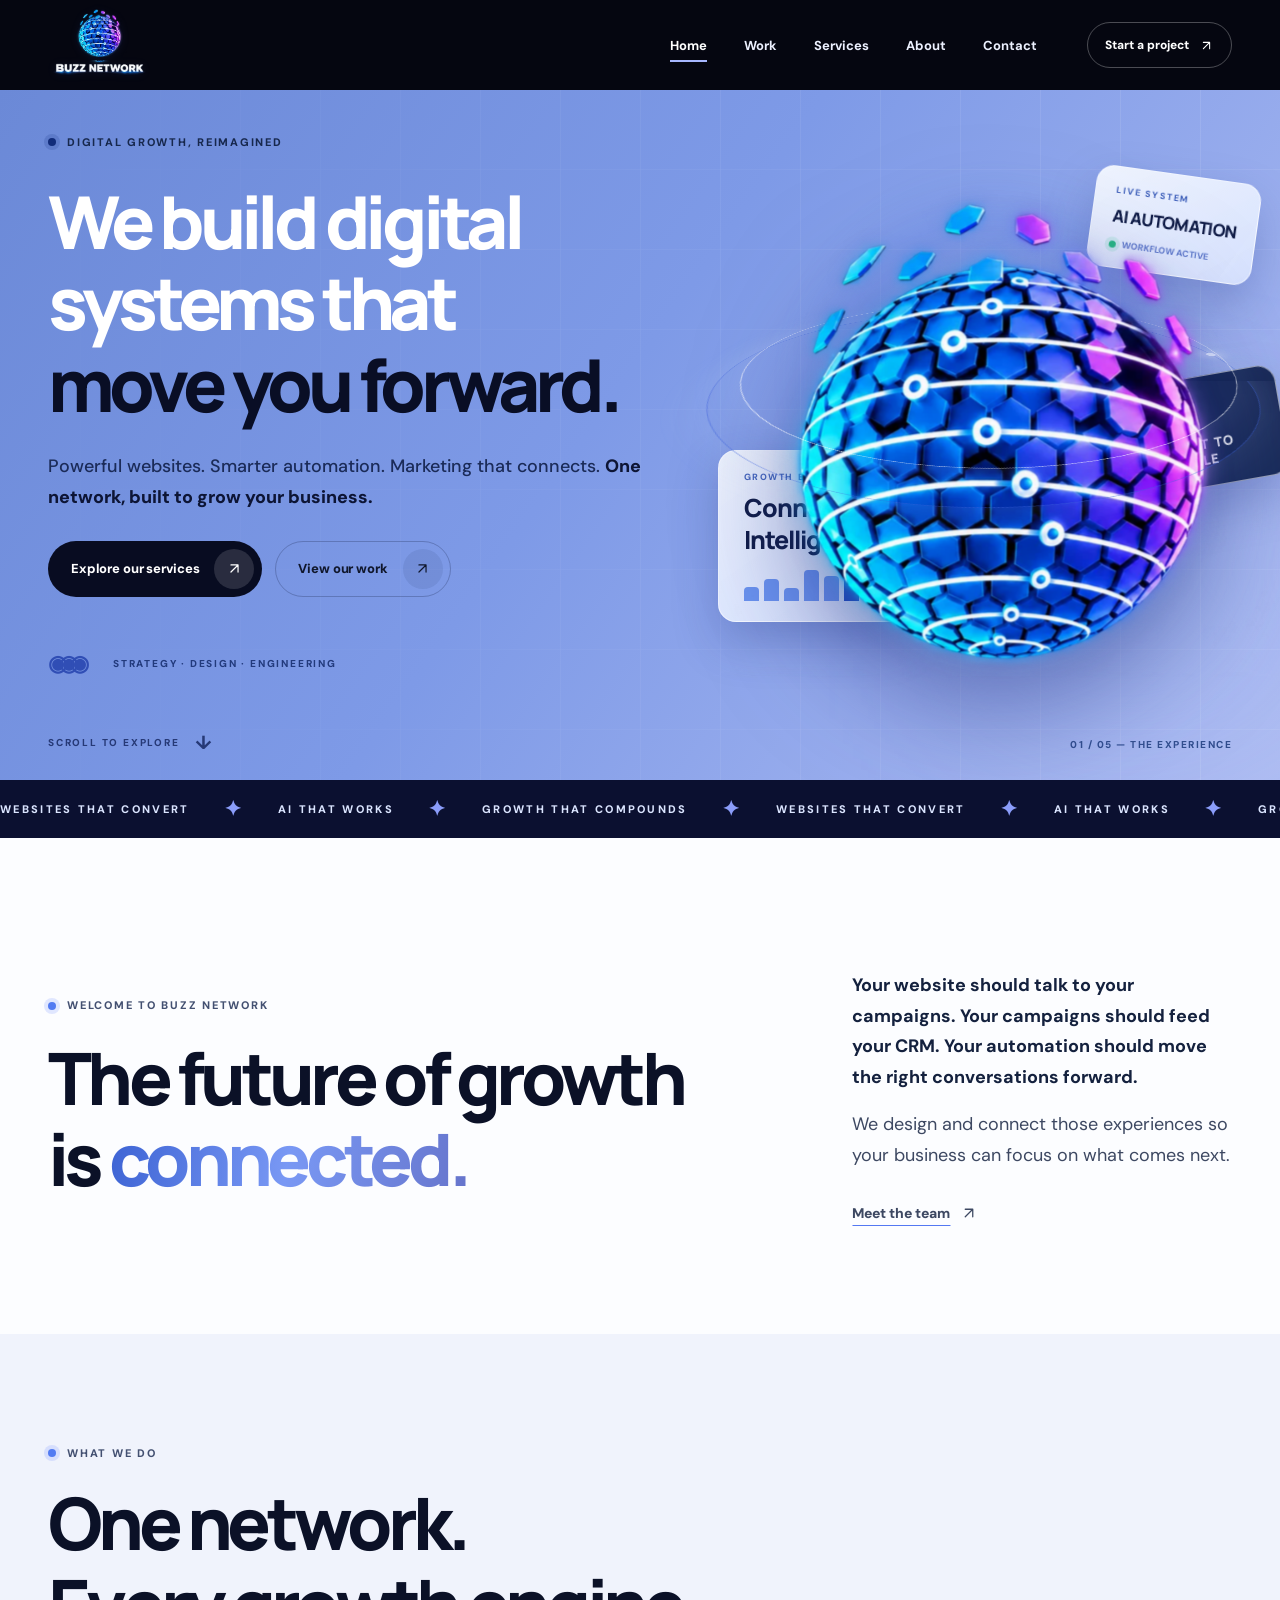
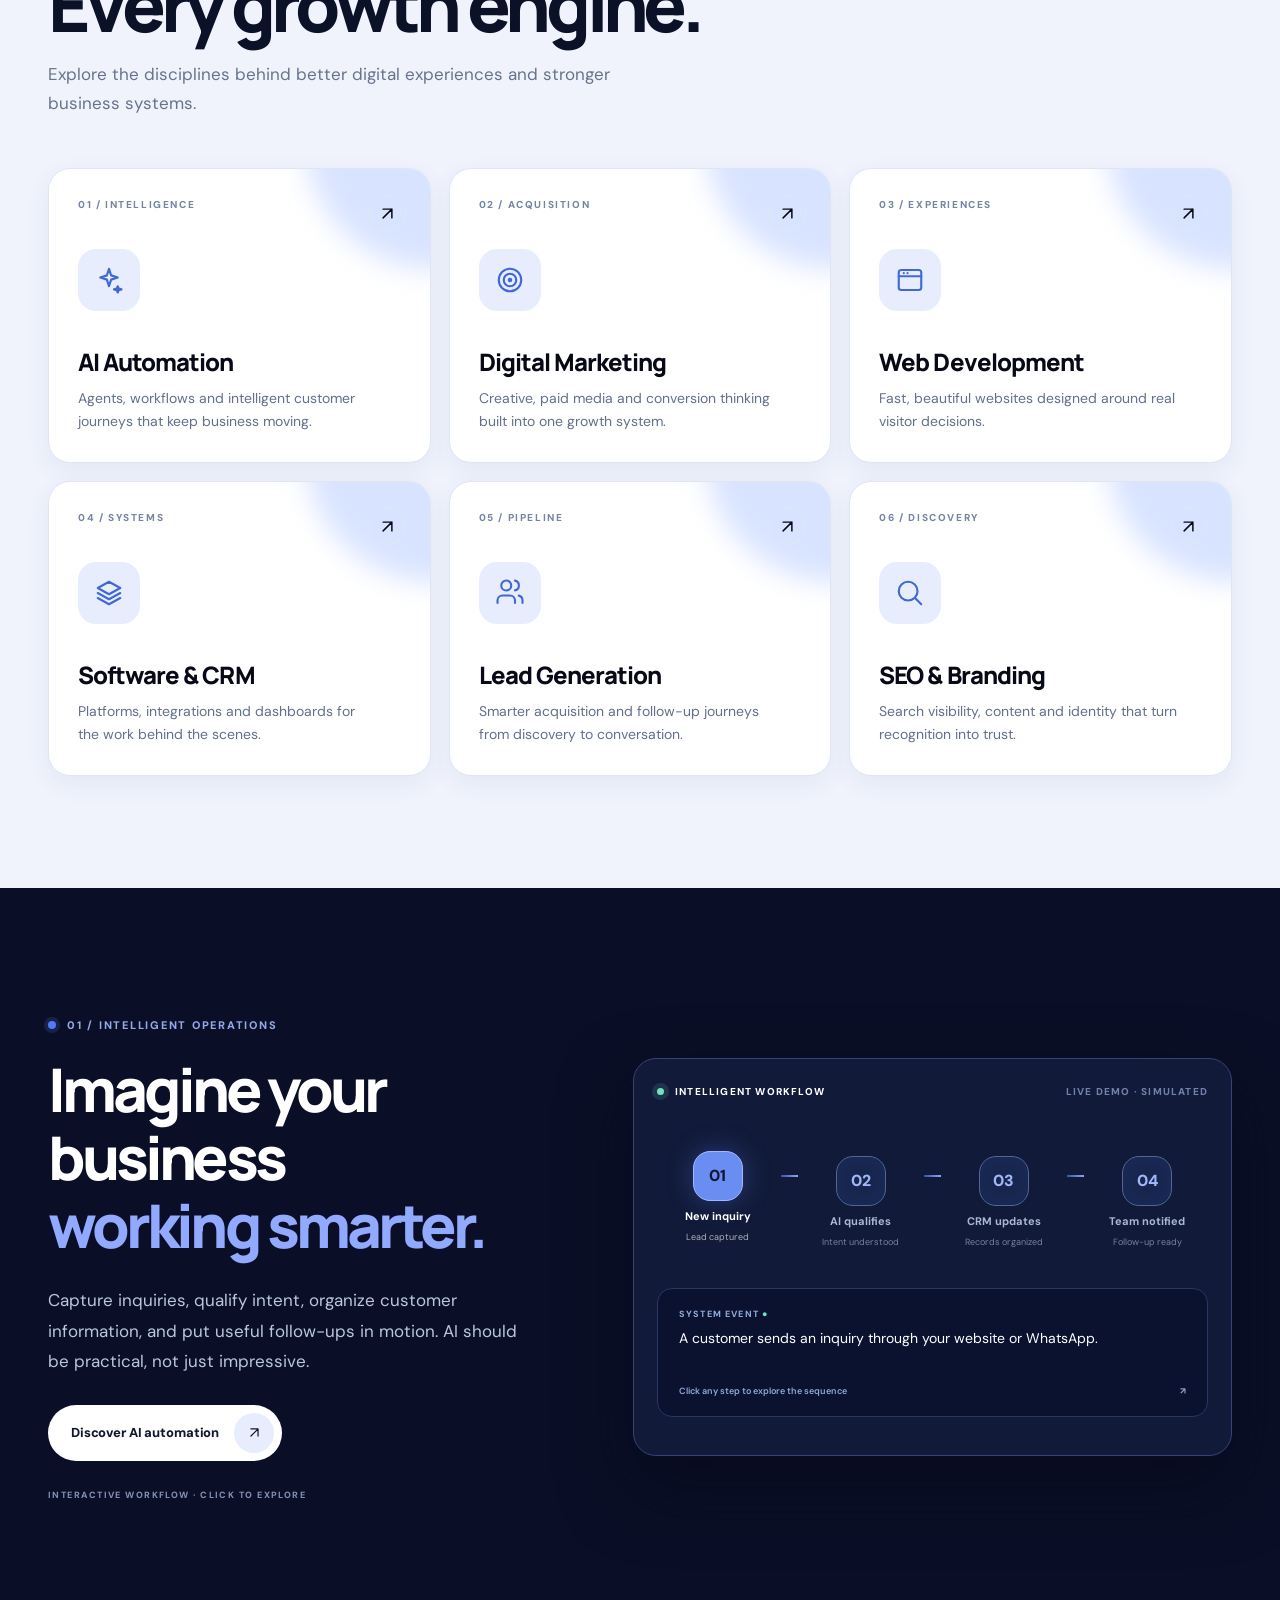
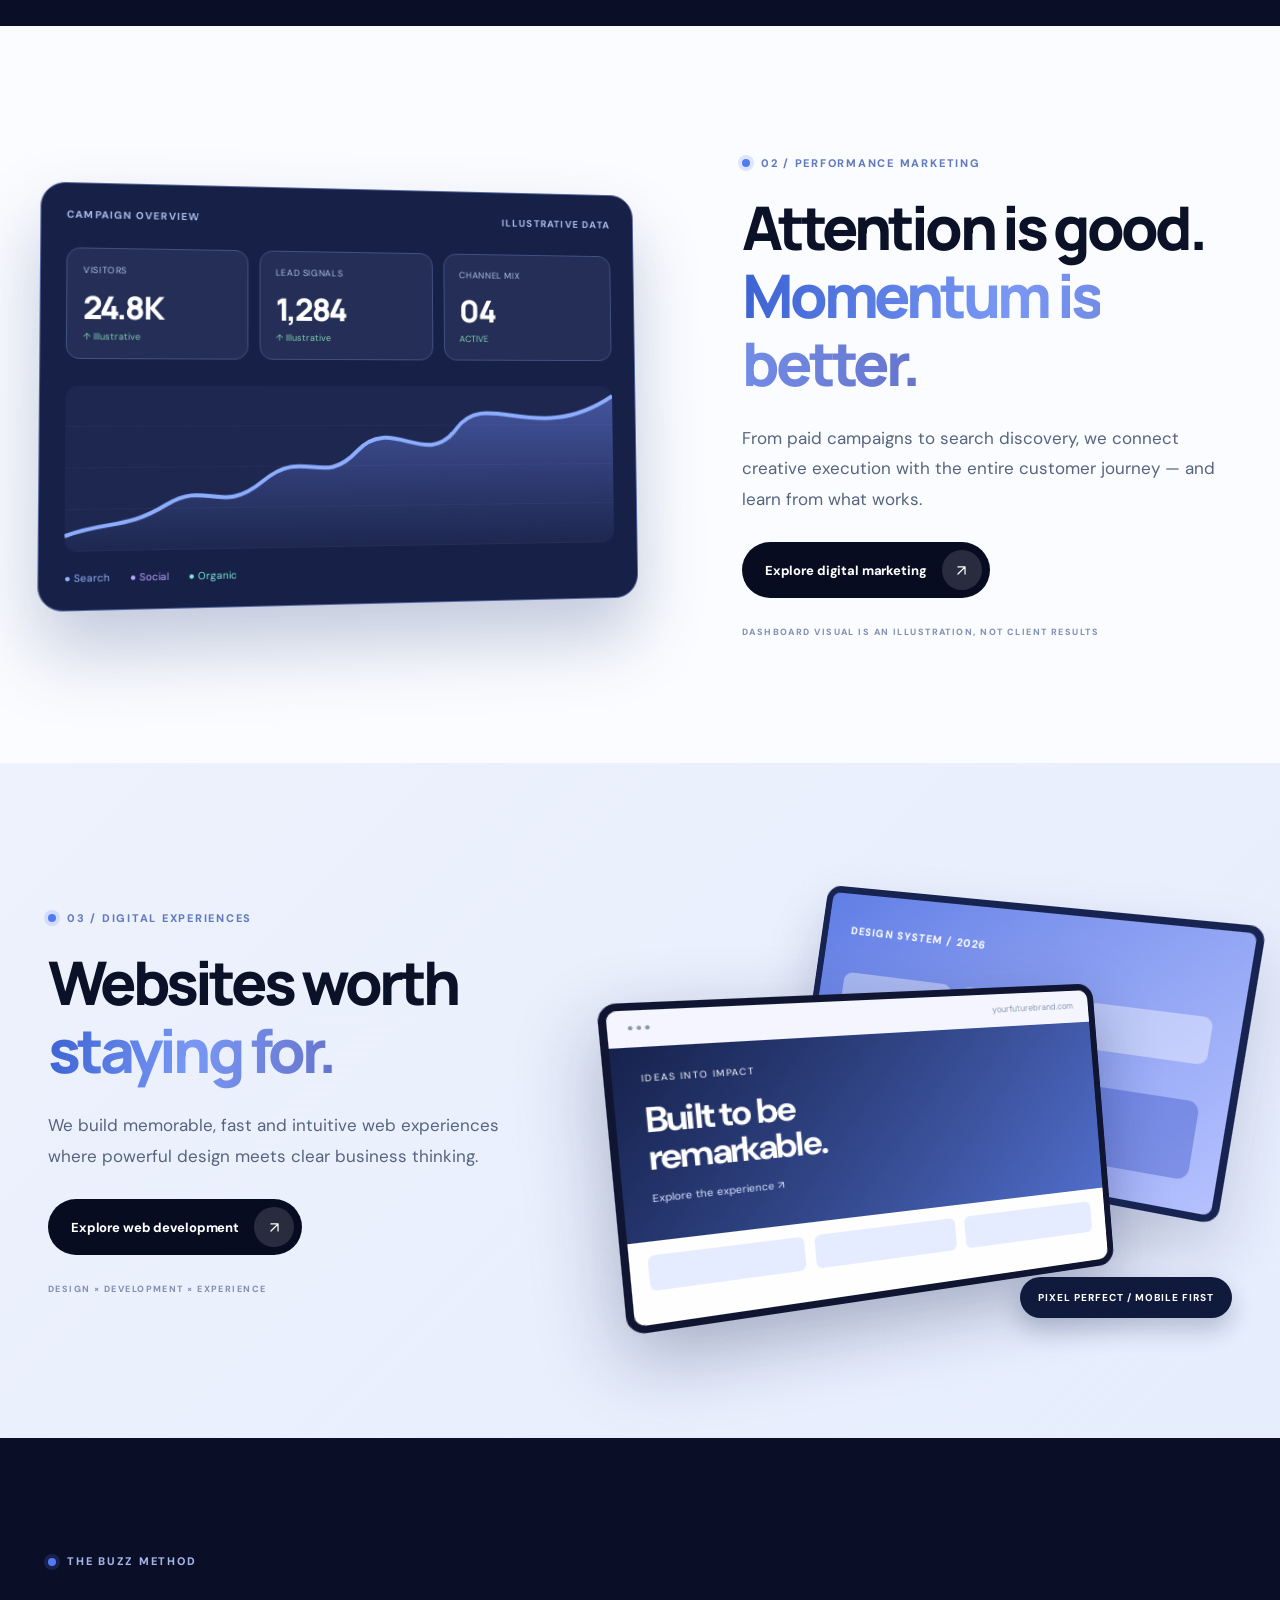
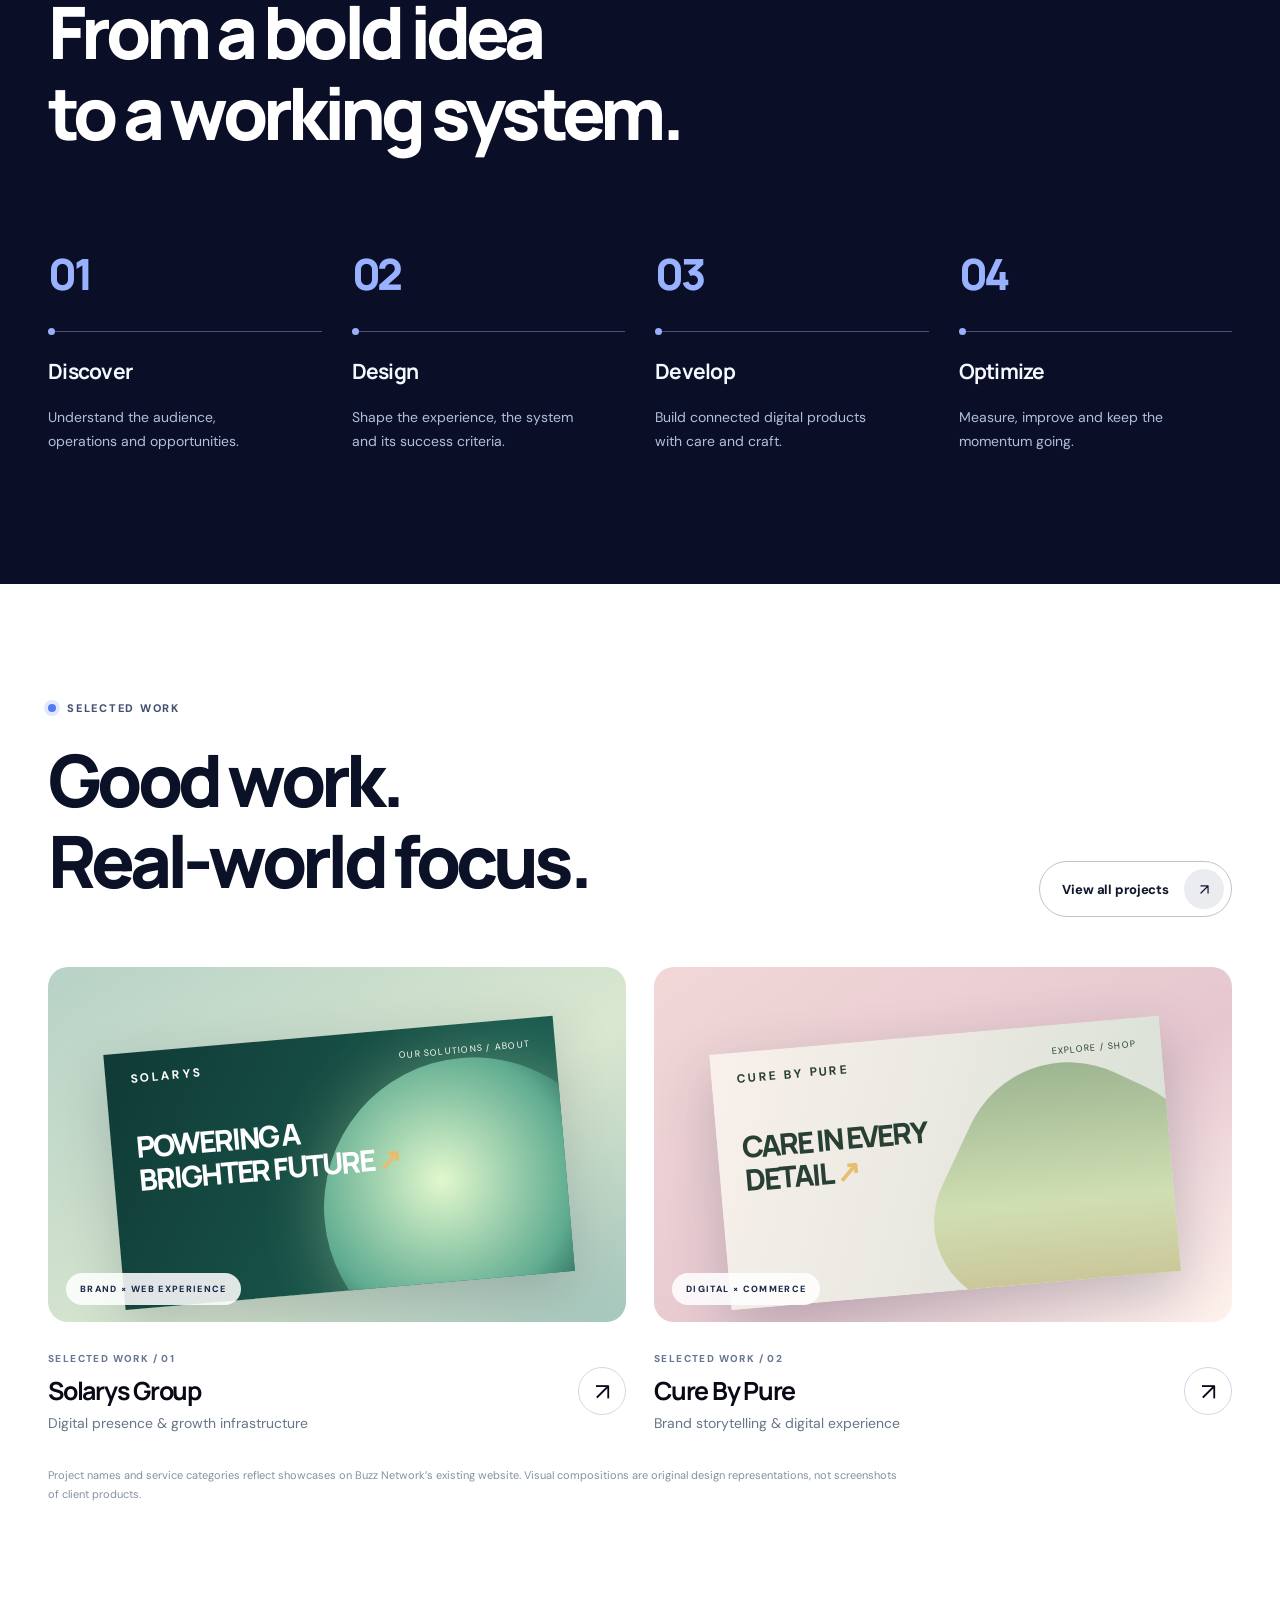
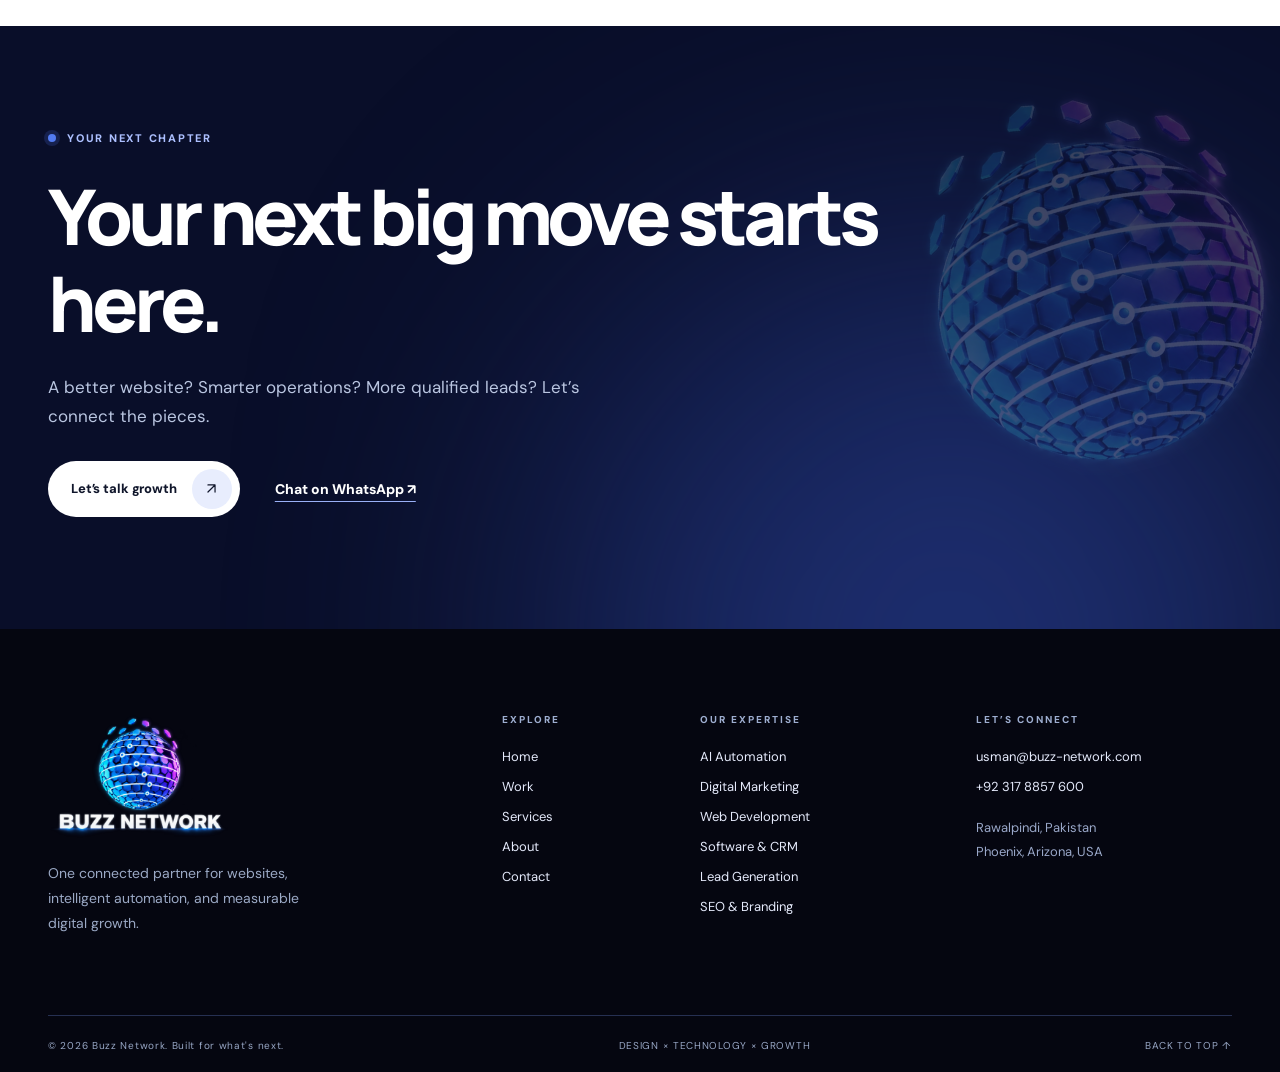
<file: index.html>
<!doctype html><html lang="en"><head><meta charset="utf-8"><meta name="viewport" content="width=device-width,initial-scale=1"><meta name="theme-color" content="#060816"><meta name="description" content="Connected websites, automation, and digital marketing built to help businesses move forward."><meta name="robots" content="index,follow"><title>Digital Growth &amp; AI Automation Agency | Buzz Network</title><link rel="icon" href="assets/favicon.png"><link rel="preconnect" href="https://fonts.googleapis.com"><link rel="preconnect" href="https://fonts.gstatic.com" crossorigin><link href="https://fonts.googleapis.com/css2?family=DM+Sans:wght@400;500;600;700;800&family=Manrope:wght@400;500;600;700;800&display=swap" rel="stylesheet"><link rel="canonical" href="https://buzz-network.com/"><meta property="og:type" content="website"><meta property="og:site_name" content="Buzz Network"><meta property="og:title" content="Digital Growth &amp; AI Automation Agency | Buzz Network"><meta property="og:description" content="Connected websites, automation, and digital marketing built to help businesses move forward."><meta property="og:url" content="https://buzz-network.com/"><meta property="og:image" content="https://buzz-network.com/assets/buzz-logo-full.webp"><meta name="twitter:card" content="summary"><meta name="twitter:title" content="Digital Growth &amp; AI Automation Agency | Buzz Network"><meta name="twitter:description" content="Connected websites, automation, and digital marketing built to help businesses move forward."><script type="application/ld+json">{"@context":"https://schema.org","@type":"ProfessionalService","name":"Buzz Network","url":"https://buzz-network.com/","logo":"https://buzz-network.com/assets/buzz-logo-full.webp","email":"usman@buzz-network.com","telephone":"+923178857600","areaServed":["Pakistan","United States"],"address":[{"@type":"PostalAddress","addressLocality":"Rawalpindi","addressCountry":"PK"},{"@type":"PostalAddress","addressLocality":"Phoenix","addressRegion":"AZ","addressCountry":"US"}]}</script><link rel="stylesheet" href="styles.css"><script src="app.js" defer></script></head><body id="top" class="page-home"><a class="skip-link" href="#main">Skip to content</a><header class="site-header" id="site-header"><div class="container header__inner"><a class="brand" href="index.html" aria-label="Buzz Network home"><img src="assets/buzz-logo-nav.webp" alt="Buzz Network" width="105" height="78"></a><nav class="nav" aria-label="Primary navigation"><a href="index.html" class="nav__link is-active">Home</a><a href="work.html" class="nav__link ">Work</a><a href="services.html" class="nav__link ">Services</a><a href="about.html" class="nav__link ">About</a><a href="contact.html" class="nav__link ">Contact</a></nav><a class="header__cta" href="contact.html">Start a project <svg width="15" height="15" viewBox="0 0 24 24" fill="none" stroke="currentColor" stroke-width="1.7" stroke-linecap="round" stroke-linejoin="round" aria-hidden="true"><path d="M7 17 17 7M7 7h10v10"/></svg></a><button class="menu-toggle" id="menu-toggle" type="button" aria-expanded="false" aria-controls="mobile-menu" aria-label="Open navigation"><svg width="25" height="25" viewBox="0 0 24 24" fill="none" stroke="currentColor" stroke-width="1.7" stroke-linecap="round" stroke-linejoin="round" aria-hidden="true"><path d="M4 7h16M4 12h16M4 17h16"/></svg></button></div><div class="mega" id="services-mega" aria-label="Services quick links"><div class="container mega__inner"><span class="mega__label">EXPLORE CAPABILITIES</span><div class="mega__grid"><a href="ai-automation.html" class="mega__item"><span class="mega__icon"><svg width="20" height="20" viewBox="0 0 24 24" fill="none" stroke="currentColor" stroke-width="1.7" stroke-linecap="round" stroke-linejoin="round" aria-hidden="true"><path d="m12 3 1.7 5.3L19 10l-5.3 1.7L12 17l-1.7-5.3L5 10l5.3-1.7L12 3ZM19 17l.7 1.8L22 19.5l-2.3.7L19 22l-.7-1.8-2.3-.7 2.3-.7L19 17Z"/></svg></span><span><strong>AI Automation</strong><small>Intelligence</small></span><svg width="15" height="15" viewBox="0 0 24 24" fill="none" stroke="currentColor" stroke-width="1.7" stroke-linecap="round" stroke-linejoin="round" aria-hidden="true"><path d="M7 17 17 7M7 7h10v10"/></svg></a><a href="digital-marketing.html" class="mega__item"><span class="mega__icon"><svg width="20" height="20" viewBox="0 0 24 24" fill="none" stroke="currentColor" stroke-width="1.7" stroke-linecap="round" stroke-linejoin="round" aria-hidden="true"><circle cx="12" cy="12" r="9"/><circle cx="12" cy="12" r="5"/><circle cx="12" cy="12" r="1"/></svg></span><span><strong>Digital Marketing</strong><small>Acquisition</small></span><svg width="15" height="15" viewBox="0 0 24 24" fill="none" stroke="currentColor" stroke-width="1.7" stroke-linecap="round" stroke-linejoin="round" aria-hidden="true"><path d="M7 17 17 7M7 7h10v10"/></svg></a><a href="web-development.html" class="mega__item"><span class="mega__icon"><svg width="20" height="20" viewBox="0 0 24 24" fill="none" stroke="currentColor" stroke-width="1.7" stroke-linecap="round" stroke-linejoin="round" aria-hidden="true"><rect x="3" y="4" width="18" height="16" rx="2"/><path d="M3 9h18M7 6.5h.01M10 6.5h.01"/></svg></span><span><strong>Web Development</strong><small>Experiences</small></span><svg width="15" height="15" viewBox="0 0 24 24" fill="none" stroke="currentColor" stroke-width="1.7" stroke-linecap="round" stroke-linejoin="round" aria-hidden="true"><path d="M7 17 17 7M7 7h10v10"/></svg></a><a href="software-development.html" class="mega__item"><span class="mega__icon"><svg width="20" height="20" viewBox="0 0 24 24" fill="none" stroke="currentColor" stroke-width="1.7" stroke-linecap="round" stroke-linejoin="round" aria-hidden="true"><path d="m12 3 9 5-9 5-9-5 9-5ZM3 12l9 5 9-5M3 16l9 5 9-5"/></svg></span><span><strong>Software & CRM</strong><small>Systems</small></span><svg width="15" height="15" viewBox="0 0 24 24" fill="none" stroke="currentColor" stroke-width="1.7" stroke-linecap="round" stroke-linejoin="round" aria-hidden="true"><path d="M7 17 17 7M7 7h10v10"/></svg></a><a href="lead-generation.html" class="mega__item"><span class="mega__icon"><svg width="20" height="20" viewBox="0 0 24 24" fill="none" stroke="currentColor" stroke-width="1.7" stroke-linecap="round" stroke-linejoin="round" aria-hidden="true"><path d="M16 20v-2a4 4 0 0 0-4-4H6a4 4 0 0 0-4 4v2M9 10a4 4 0 1 0 0-8 4 4 0 0 0 0 8ZM22 20v-2a4 4 0 0 0-3-3.9M16 2.1a4 4 0 0 1 0 7.8"/></svg></span><span><strong>Lead Generation</strong><small>Pipeline</small></span><svg width="15" height="15" viewBox="0 0 24 24" fill="none" stroke="currentColor" stroke-width="1.7" stroke-linecap="round" stroke-linejoin="round" aria-hidden="true"><path d="M7 17 17 7M7 7h10v10"/></svg></a><a href="seo-branding.html" class="mega__item"><span class="mega__icon"><svg width="20" height="20" viewBox="0 0 24 24" fill="none" stroke="currentColor" stroke-width="1.7" stroke-linecap="round" stroke-linejoin="round" aria-hidden="true"><circle cx="10.5" cy="10.5" r="7.5"/><path d="m16 16 5 5"/></svg></span><span><strong>SEO & Branding</strong><small>Discovery</small></span><svg width="15" height="15" viewBox="0 0 24 24" fill="none" stroke="currentColor" stroke-width="1.7" stroke-linecap="round" stroke-linejoin="round" aria-hidden="true"><path d="M7 17 17 7M7 7h10v10"/></svg></a></div></div></div><nav class="mobile-menu" id="mobile-menu" aria-label="Mobile navigation" hidden><a href="index.html" class="nav__link is-active">Home</a><a href="work.html" class="nav__link ">Work</a><a href="services.html" class="nav__link ">Services</a><a href="about.html" class="nav__link ">About</a><a href="contact.html" class="nav__link ">Contact</a><div class="mobile-menu__label">OUR SPECIALTIES</div><a href="ai-automation.html">AI Automation</a><a href="digital-marketing.html">Digital Marketing</a><a href="web-development.html">Web Development</a><a href="software-development.html">Software & CRM</a><a href="lead-generation.html">Lead Generation</a><a href="seo-branding.html">SEO & Branding</a></nav></header><main id="main"><section class="hero hero--home"><div class="hero__grid"></div><div class="container hero__inner"><div class="hero__copy"><div class="eyebrow"><i class="eyebrow__dot"></i>DIGITAL GROWTH, REIMAGINED</div><h1 class="hero__title">We build digital<br><span class="hero__title--white">systems that</span><br><span class="hero__title--ink">move you forward.</span></h1><p class="hero__lead">Powerful websites. Smarter automation. Marketing that connects. <b>One network, built to grow your business.</b></p><div class="hero__actions"><a class="button button--ink" href="services.html"><span>Explore our services</span><span class="button__icon"><svg width="17" height="17" viewBox="0 0 24 24" fill="none" stroke="currentColor" stroke-width="1.7" stroke-linecap="round" stroke-linejoin="round" aria-hidden="true"><path d="M7 17 17 7M7 7h10v10"/></svg></span></a><a class="button button--outline" href="work.html"><span>View our work</span><span class="button__icon"><svg width="17" height="17" viewBox="0 0 24 24" fill="none" stroke="currentColor" stroke-width="1.7" stroke-linecap="round" stroke-linejoin="round" aria-hidden="true"><path d="M7 17 17 7M7 7h10v10"/></svg></span></a></div><div class="hero__signature"><span class="signature-orbs">◉ ◉ ◉</span><span>STRATEGY · DESIGN · ENGINEERING</span></div></div><div class="hero__scene" id="hero-scene" aria-hidden="true"><span class="scene__orbit scene__orbit--one"></span><span class="scene__orbit scene__orbit--two"></span><span class="scene__halo"></span><div class="scene__main-logo"><img src="assets/buzz-mark.webp" alt=""></div><div class="scene__floating scene__floating--one"><small>LIVE SYSTEM</small><strong>AI AUTOMATION</strong><span><i></i> WORKFLOW ACTIVE</span></div><div class="scene__floating scene__floating--two"><small>GROWTH ENGINE</small><strong>Connected.<br>Intelligent.</strong><div class="tiny-chart"><span></span><span></span><span></span><span></span><span></span><span></span></div></div><div class="scene__floating scene__floating--three"><span class="float-spark">✦</span><strong>BUILT TO<br>SCALE</strong></div><div class="scene__light"></div></div></div><a href="#intro" class="hero__scroll">SCROLL TO EXPLORE <span>↓</span></a><div class="hero__index">01 / 05 — THE EXPERIENCE</div></section>
 <div class="ticker" aria-label="Key disciplines"><div class="ticker__track"><span>WEBSITES THAT CONVERT</span><i>✦</i><span>AI THAT WORKS</span><i>✦</i><span>GROWTH THAT COMPOUNDS</span><i>✦</i><span>WEBSITES THAT CONVERT</span><i>✦</i><span>AI THAT WORKS</span><i>✦</i><span>GROWTH THAT COMPOUNDS</span><i>✦</i><span>WEBSITES THAT CONVERT</span><i>✦</i><span>AI THAT WORKS</span><i>✦</i><span>GROWTH THAT COMPOUNDS</span><i>✦</i></div></div>
 <section id="intro" class="section intro"><div class="container intro__grid"><div><div class="eyebrow"><i class="eyebrow__dot"></i>WELCOME TO BUZZ NETWORK</div><h2 class="display reveal">The future of growth is <span class="text-gradient">connected.</span></h2></div><div class="intro__aside reveal"><p>Your website should talk to your campaigns. Your campaigns should feed your CRM. Your automation should move the right conversations forward.</p><p>We design and connect those experiences so your business can focus on what comes next.</p><a href="about.html" class="text-link">Meet the team <svg width="18" height="18" viewBox="0 0 24 24" fill="none" stroke="currentColor" stroke-width="1.7" stroke-linecap="round" stroke-linejoin="round" aria-hidden="true"><path d="M7 17 17 7M7 7h10v10"/></svg></a></div></div></section>
 <section class="section section--cloud services-featured"><div class="container"><div class="section-head"><div class="eyebrow"><i class="eyebrow__dot"></i>WHAT WE DO</div><h2 class="display reveal">One network.<br>Every growth engine.</h2><p class="section-head__desc">Explore the disciplines behind better digital experiences and stronger business systems.</p></div><div class="services-grid"><a class="service-card  reveal" href="ai-automation.html" data-tilt><span class="service-card__number">01 / INTELLIGENCE</span><span class="service-card__icon"><svg width="30" height="30" viewBox="0 0 24 24" fill="none" stroke="currentColor" stroke-width="1.7" stroke-linecap="round" stroke-linejoin="round" aria-hidden="true"><path d="m12 3 1.7 5.3L19 10l-5.3 1.7L12 17l-1.7-5.3L5 10l5.3-1.7L12 3ZM19 17l.7 1.8L22 19.5l-2.3.7L19 22l-.7-1.8-2.3-.7 2.3-.7L19 17Z"/></svg></span><span class="service-card__body"><strong>AI Automation</strong><span>Agents, workflows and intelligent customer journeys that keep business moving.</span></span><span class="service-card__arrow"><svg width="21" height="21" viewBox="0 0 24 24" fill="none" stroke="currentColor" stroke-width="1.7" stroke-linecap="round" stroke-linejoin="round" aria-hidden="true"><path d="M7 17 17 7M7 7h10v10"/></svg></span></a><a class="service-card  reveal" href="digital-marketing.html" data-tilt><span class="service-card__number">02 / ACQUISITION</span><span class="service-card__icon"><svg width="30" height="30" viewBox="0 0 24 24" fill="none" stroke="currentColor" stroke-width="1.7" stroke-linecap="round" stroke-linejoin="round" aria-hidden="true"><circle cx="12" cy="12" r="9"/><circle cx="12" cy="12" r="5"/><circle cx="12" cy="12" r="1"/></svg></span><span class="service-card__body"><strong>Digital Marketing</strong><span>Creative, paid media and conversion thinking built into one growth system.</span></span><span class="service-card__arrow"><svg width="21" height="21" viewBox="0 0 24 24" fill="none" stroke="currentColor" stroke-width="1.7" stroke-linecap="round" stroke-linejoin="round" aria-hidden="true"><path d="M7 17 17 7M7 7h10v10"/></svg></span></a><a class="service-card  reveal" href="web-development.html" data-tilt><span class="service-card__number">03 / EXPERIENCES</span><span class="service-card__icon"><svg width="30" height="30" viewBox="0 0 24 24" fill="none" stroke="currentColor" stroke-width="1.7" stroke-linecap="round" stroke-linejoin="round" aria-hidden="true"><rect x="3" y="4" width="18" height="16" rx="2"/><path d="M3 9h18M7 6.5h.01M10 6.5h.01"/></svg></span><span class="service-card__body"><strong>Web Development</strong><span>Fast, beautiful websites designed around real visitor decisions.</span></span><span class="service-card__arrow"><svg width="21" height="21" viewBox="0 0 24 24" fill="none" stroke="currentColor" stroke-width="1.7" stroke-linecap="round" stroke-linejoin="round" aria-hidden="true"><path d="M7 17 17 7M7 7h10v10"/></svg></span></a><a class="service-card  reveal" href="software-development.html" data-tilt><span class="service-card__number">04 / SYSTEMS</span><span class="service-card__icon"><svg width="30" height="30" viewBox="0 0 24 24" fill="none" stroke="currentColor" stroke-width="1.7" stroke-linecap="round" stroke-linejoin="round" aria-hidden="true"><path d="m12 3 9 5-9 5-9-5 9-5ZM3 12l9 5 9-5M3 16l9 5 9-5"/></svg></span><span class="service-card__body"><strong>Software & CRM</strong><span>Platforms, integrations and dashboards for the work behind the scenes.</span></span><span class="service-card__arrow"><svg width="21" height="21" viewBox="0 0 24 24" fill="none" stroke="currentColor" stroke-width="1.7" stroke-linecap="round" stroke-linejoin="round" aria-hidden="true"><path d="M7 17 17 7M7 7h10v10"/></svg></span></a><a class="service-card  reveal" href="lead-generation.html" data-tilt><span class="service-card__number">05 / PIPELINE</span><span class="service-card__icon"><svg width="30" height="30" viewBox="0 0 24 24" fill="none" stroke="currentColor" stroke-width="1.7" stroke-linecap="round" stroke-linejoin="round" aria-hidden="true"><path d="M16 20v-2a4 4 0 0 0-4-4H6a4 4 0 0 0-4 4v2M9 10a4 4 0 1 0 0-8 4 4 0 0 0 0 8ZM22 20v-2a4 4 0 0 0-3-3.9M16 2.1a4 4 0 0 1 0 7.8"/></svg></span><span class="service-card__body"><strong>Lead Generation</strong><span>Smarter acquisition and follow-up journeys from discovery to conversation.</span></span><span class="service-card__arrow"><svg width="21" height="21" viewBox="0 0 24 24" fill="none" stroke="currentColor" stroke-width="1.7" stroke-linecap="round" stroke-linejoin="round" aria-hidden="true"><path d="M7 17 17 7M7 7h10v10"/></svg></span></a><a class="service-card  reveal" href="seo-branding.html" data-tilt><span class="service-card__number">06 / DISCOVERY</span><span class="service-card__icon"><svg width="30" height="30" viewBox="0 0 24 24" fill="none" stroke="currentColor" stroke-width="1.7" stroke-linecap="round" stroke-linejoin="round" aria-hidden="true"><circle cx="10.5" cy="10.5" r="7.5"/><path d="m16 16 5 5"/></svg></span><span class="service-card__body"><strong>SEO & Branding</strong><span>Search visibility, content and identity that turn recognition into trust.</span></span><span class="service-card__arrow"><svg width="21" height="21" viewBox="0 0 24 24" fill="none" stroke="currentColor" stroke-width="1.7" stroke-linecap="round" stroke-linejoin="round" aria-hidden="true"><path d="M7 17 17 7M7 7h10v10"/></svg></span></a></div></div></section>
 <section class="section section--ink feature feature--ai"><div class="container feature__grid"><div class="feature__copy"><div class="eyebrow"><i class="eyebrow__dot"></i>01 / INTELLIGENT OPERATIONS</div><h2 class="display display--white reveal">Imagine your business<br><span class="text-lavender">working smarter.</span></h2><p>Capture inquiries, qualify intent, organize customer information, and put useful follow-ups in motion. AI should be practical, not just impressive.</p><a class="button button--light" href="ai-automation.html"><span>Discover AI automation</span><span class="button__icon"><svg width="17" height="17" viewBox="0 0 24 24" fill="none" stroke="currentColor" stroke-width="1.7" stroke-linecap="round" stroke-linejoin="round" aria-hidden="true"><path d="M7 17 17 7M7 7h10v10"/></svg></span></a><span class="feature__caption">INTERACTIVE WORKFLOW · CLICK TO EXPLORE</span></div><div class="feature__visual reveal"><div class="flow-display" data-flow><div class="flow-display__head"><span><span class="live-pulse"></span> INTELLIGENT WORKFLOW</span><span>LIVE DEMO · SIMULATED</span></div><div class="flow-display__nodes"><button type="button" class="flow-node is-selected" data-flow-index="0"><span class="flow-node__icon">01</span><strong>New inquiry</strong><small>Lead captured</small></button><i class="flow-connector"></i><button type="button" class="flow-node" data-flow-index="1"><span class="flow-node__icon">02</span><strong>AI qualifies</strong><small>Intent understood</small></button><i class="flow-connector"></i><button type="button" class="flow-node" data-flow-index="2"><span class="flow-node__icon">03</span><strong>CRM updates</strong><small>Records organized</small></button><i class="flow-connector"></i><button type="button" class="flow-node" data-flow-index="3"><span class="flow-node__icon">04</span><strong>Team notified</strong><small>Follow-up ready</small></button></div><div class="flow-display__feed"><div class="flow-display__indicator">SYSTEM EVENT <span>●</span></div><p id="flow-description" aria-live="polite">A customer sends an inquiry through your website or WhatsApp.</p><span class="flow-display__footer">Click any step to explore the sequence <b>↗</b></span></div></div></div></div></section>
 <section class="section section--paper feature feature--growth"><div class="container feature__grid feature__grid--reverse"><div class="feature__visual reveal"><div class="analytics-ui" aria-label="Illustrative marketing dashboard"><div class="analytics-ui__top"><span>CAMPAIGN OVERVIEW</span><span>ILLUSTRATIVE DATA</span></div><div class="analytics-ui__metrics"><div><small>VISITORS</small><b>24.8K</b><em>↑ Illustrative</em></div><div><small>LEAD SIGNALS</small><b>1,284</b><em>↑ Illustrative</em></div><div><small>CHANNEL MIX</small><b>04</b><em>ACTIVE</em></div></div><div class="analytics-ui__chart"><div class="chart-lines"></div><svg viewBox="0 0 580 160" preserveAspectRatio="none" aria-hidden="true"><defs><linearGradient id="areaFill" x1="0" x2="0" y1="0" y2="1"><stop stop-color="#728afa" stop-opacity=".46"/><stop offset="1" stop-color="#728afa" stop-opacity="0"/></linearGradient></defs><path d="M0 145 C45 130 60 140 102 116 S157 128 201 94 S263 102 300 65 S374 85 407 43 S494 63 580 10 L580 160 L0 160 Z" fill="url(#areaFill)"/><path class="chart-stroke" d="M0 145 C45 130 60 140 102 116 S157 128 201 94 S263 102 300 65 S374 85 407 43 S494 63 580 10" fill="none" stroke="#8dadff" stroke-width="4"/></svg></div><div class="analytics-ui__bottom"><span class="channel-pill">● Search</span><span class="channel-pill">● Social</span><span class="channel-pill">● Organic</span></div></div></div><div class="feature__copy"><div class="eyebrow"><i class="eyebrow__dot"></i>02 / PERFORMANCE MARKETING</div><h2 class="display reveal">Attention is good.<br><span class="text-gradient">Momentum is better.</span></h2><p>From paid campaigns to search discovery, we connect creative execution with the entire customer journey — and learn from what works.</p><a class="button button--ink" href="digital-marketing.html"><span>Explore digital marketing</span><span class="button__icon"><svg width="17" height="17" viewBox="0 0 24 24" fill="none" stroke="currentColor" stroke-width="1.7" stroke-linecap="round" stroke-linejoin="round" aria-hidden="true"><path d="M7 17 17 7M7 7h10v10"/></svg></span></a><span class="feature__caption">DASHBOARD VISUAL IS AN ILLUSTRATION, NOT CLIENT RESULTS</span></div></div></section>
 <section class="section section--light feature feature--web"><div class="container feature__grid"><div class="feature__copy"><div class="eyebrow"><i class="eyebrow__dot"></i>03 / DIGITAL EXPERIENCES</div><h2 class="display reveal">Websites worth<br><span class="text-gradient">staying for.</span></h2><p>We build memorable, fast and intuitive web experiences where powerful design meets clear business thinking.</p><a class="button button--ink" href="web-development.html"><span>Explore web development</span><span class="button__icon"><svg width="17" height="17" viewBox="0 0 24 24" fill="none" stroke="currentColor" stroke-width="1.7" stroke-linecap="round" stroke-linejoin="round" aria-hidden="true"><path d="M7 17 17 7M7 7h10v10"/></svg></span></a><span class="feature__caption">DESIGN × DEVELOPMENT × EXPERIENCE</span></div><div class="feature__visual reveal"><div class="web-studio"><div class="web-studio__back"><span>DESIGN SYSTEM / 2026</span><div class="web-studio__bars"><i></i><i></i><i></i></div><div class="web-studio__block"></div></div><div class="web-studio__front"><div class="fake-browser"><span>● ● ●</span><span>yourfuturebrand.com</span></div><div class="fake-hero"><span>IDEAS INTO IMPACT</span><strong>Built to be<br>remarkable.</strong><span class="fake-cta">Explore the experience ↗</span></div><div class="fake-content"><i></i><i></i><i></i></div></div><div class="web-studio__tag">PIXEL PERFECT / MOBILE FIRST</div></div></div></div></section>
 <section class="section section--ink methodology"><div class="container"><div class="section-head section-head--dark"><div class="eyebrow"><i class="eyebrow__dot"></i>THE BUZZ METHOD</div><h2 class="display display--white reveal">From a bold idea<br>to a working system.</h2></div><div class="method-grid"><div class="method-item reveal"><span>01</span><div class="method-item__line"></div><h3>Discover</h3><p>Understand the audience, operations and opportunities.</p></div><div class="method-item reveal"><span>02</span><div class="method-item__line"></div><h3>Design</h3><p>Shape the experience, the system and its success criteria.</p></div><div class="method-item reveal"><span>03</span><div class="method-item__line"></div><h3>Develop</h3><p>Build connected digital products with care and craft.</p></div><div class="method-item reveal"><span>04</span><div class="method-item__line"></div><h3>Optimize</h3><p>Measure, improve and keep the momentum going.</p></div></div></div></section>
 <section class="section work-preview"><div class="container"><div class="section-head section-head--row"> <div><div class="eyebrow"><i class="eyebrow__dot"></i>SELECTED WORK</div><h2 class="display reveal">Good work.<br>Real-world focus.</h2></div><a class="button button--outline" href="work.html"><span>View all projects</span><span class="button__icon"><svg width="17" height="17" viewBox="0 0 24 24" fill="none" stroke="currentColor" stroke-width="1.7" stroke-linecap="round" stroke-linejoin="round" aria-hidden="true"><path d="M7 17 17 7M7 7h10v10"/></svg></span></a></div><div class="portfolio-grid"><a class="project-card reveal" href="work.html#solarys"><div class="project-art project-art--solar"><div class="project-art__screen"><div class="project-art__nav"><b>SOLARYS</b><span>OUR SOLUTIONS / ABOUT</span></div><div class="project-art__title">POWERING A<br>BRIGHTER FUTURE<span> ↗</span></div><div class="project-art__sun"></div></div><span class="project-art__float">BRAND × WEB EXPERIENCE</span></div><div class="project-card__caption"><div><small>SELECTED WORK / 01</small><h3>Solarys Group</h3><p>Digital presence & growth infrastructure</p></div><span class="circle-arrow">↗</span></div></a><a class="project-card reveal" href="work.html#cure"><div class="project-art project-art--cure"><div class="project-art__screen"><div class="project-art__nav"><b>CURE BY PURE</b><span>EXPLORE / SHOP</span></div><div class="project-art__title">CARE IN EVERY<br>DETAIL<span> ↗</span></div><div class="project-art__shape"></div></div><span class="project-art__float">DIGITAL × COMMERCE</span></div><div class="project-card__caption"><div><small>SELECTED WORK / 02</small><h3>Cure By Pure</h3><p>Brand storytelling & digital experience</p></div><span class="circle-arrow">↗</span></div></a></div><p class="work-disclaimer">Project names and service categories reflect showcases on Buzz Network’s existing website. Visual compositions are original design representations, not screenshots of client products.</p></div></section>
 <section class="closing-cta"><div class="closing-cta__glow"></div><div class="container closing-cta__inner"><div class="eyebrow"><i class="eyebrow__dot"></i>YOUR NEXT CHAPTER</div><h2 class="display display--white">Your next big move starts here.</h2><p>A better website? Smarter operations? More qualified leads? Let’s connect the pieces.</p><div class="closing-cta__actions"><a class="button button--light" href="contact.html"><span>Let’s talk growth</span><span class="button__icon"><svg width="17" height="17" viewBox="0 0 24 24" fill="none" stroke="currentColor" stroke-width="1.7" stroke-linecap="round" stroke-linejoin="round" aria-hidden="true"><path d="M7 17 17 7M7 7h10v10"/></svg></span></a><a class="text-link text-link--light" href="https://wa.me/923178857600" target="_blank" rel="noopener">Chat on WhatsApp ↗</a></div><img class="closing-cta__mark" src="assets/buzz-mark.webp" loading="lazy" alt="" aria-hidden="true"></div></section></main><footer class="footer"><div class="container footer__top"><div><a href="index.html" class="footer__logo" aria-label="Buzz Network home"><img src="assets/buzz-logo-full.webp" alt="Buzz Network brand logo" loading="lazy" width="200" height="160"></a><p>One connected partner for websites, intelligent automation, and measurable digital growth.</p></div><div class="footer__links"><h3>EXPLORE</h3><a href="index.html">Home</a><a href="work.html">Work</a><a href="services.html">Services</a><a href="about.html">About</a><a href="contact.html">Contact</a></div><div class="footer__links"><h3>OUR EXPERTISE</h3><a href="ai-automation.html">AI Automation</a><a href="digital-marketing.html">Digital Marketing</a><a href="web-development.html">Web Development</a><a href="software-development.html">Software & CRM</a><a href="lead-generation.html">Lead Generation</a><a href="seo-branding.html">SEO & Branding</a></div><div class="footer__links footer__reach"><h3>LET’S CONNECT</h3><a href="mailto:usman@buzz-network.com">usman@buzz-network.com</a><a href="https://wa.me/923178857600" rel="noopener" target="_blank">+92 317 8857 600</a><small>Rawalpindi, Pakistan<br>Phoenix, Arizona, USA</small></div></div><div class="container footer__bottom"><span>© 2026 Buzz Network. Built for what's next.</span><span>DESIGN × TECHNOLOGY × GROWTH</span><a href="#top">BACK TO TOP ↑</a></div></footer></body></html>
</file>
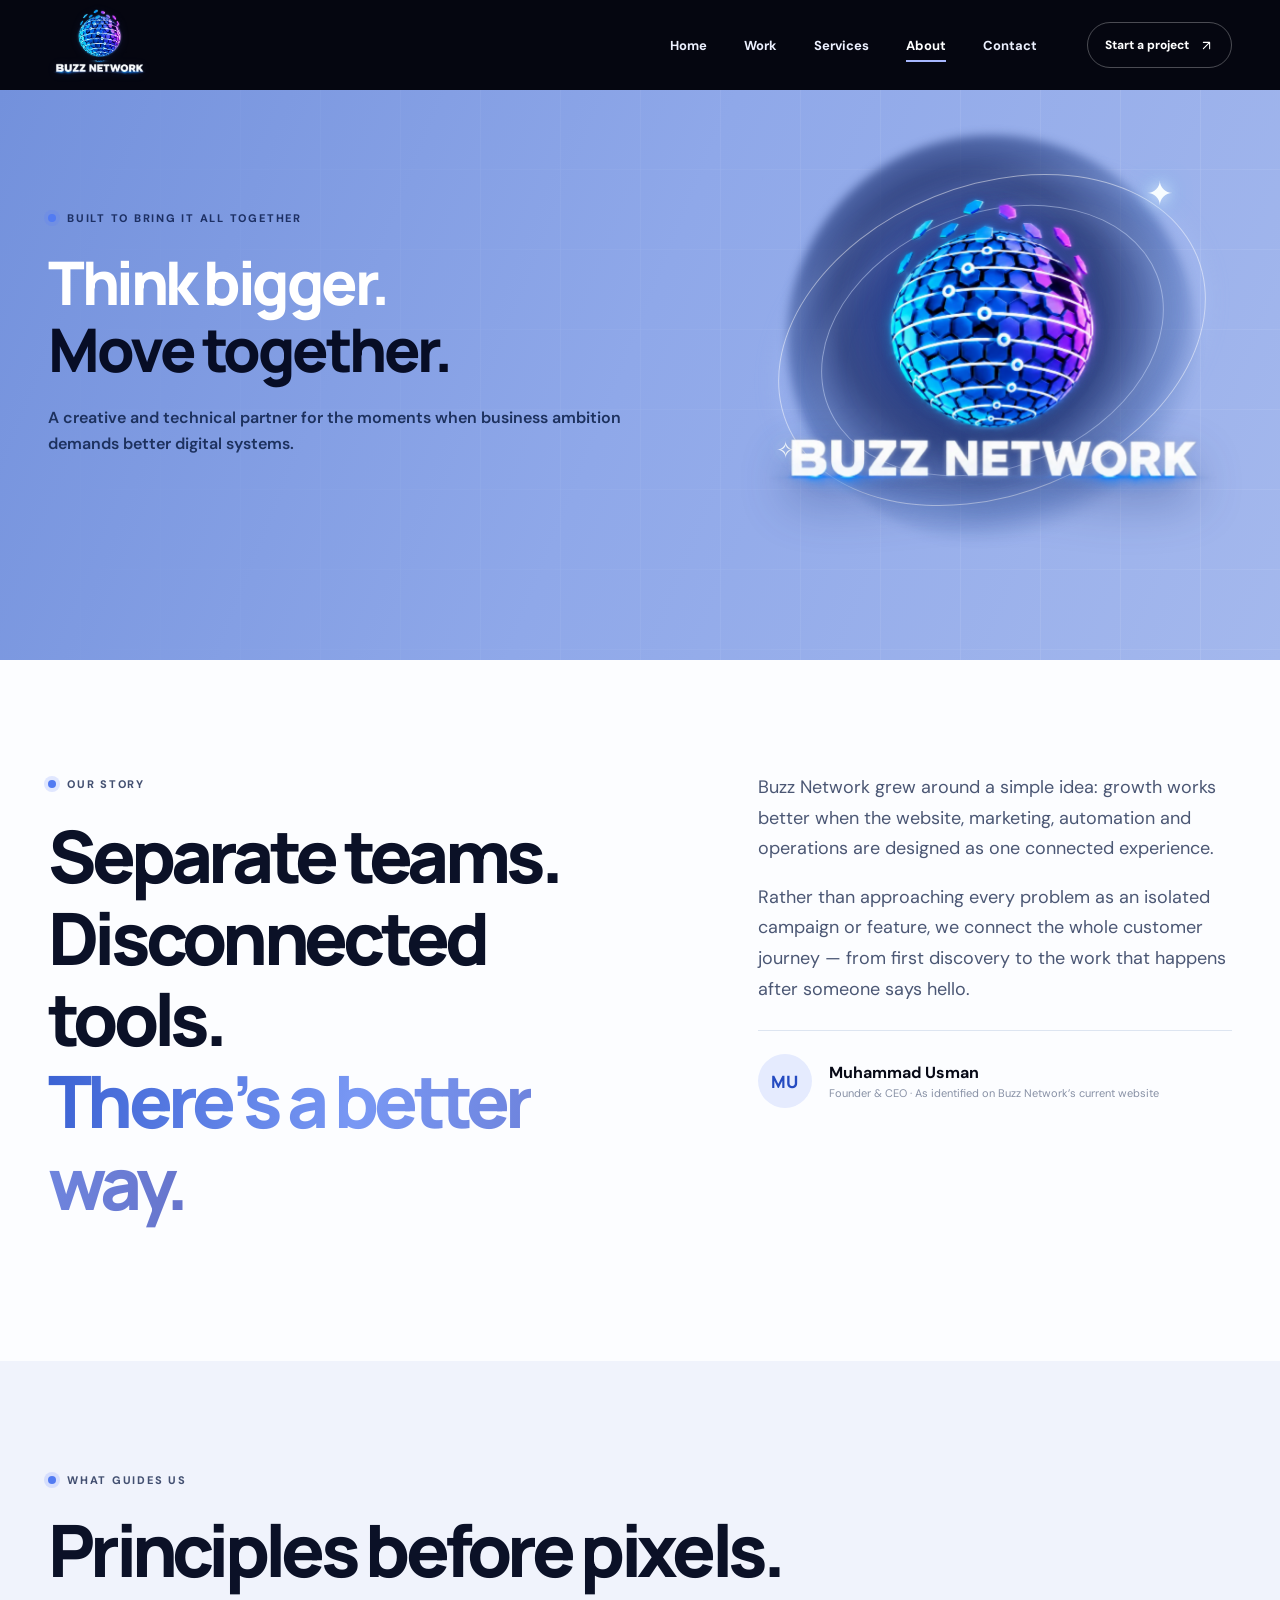
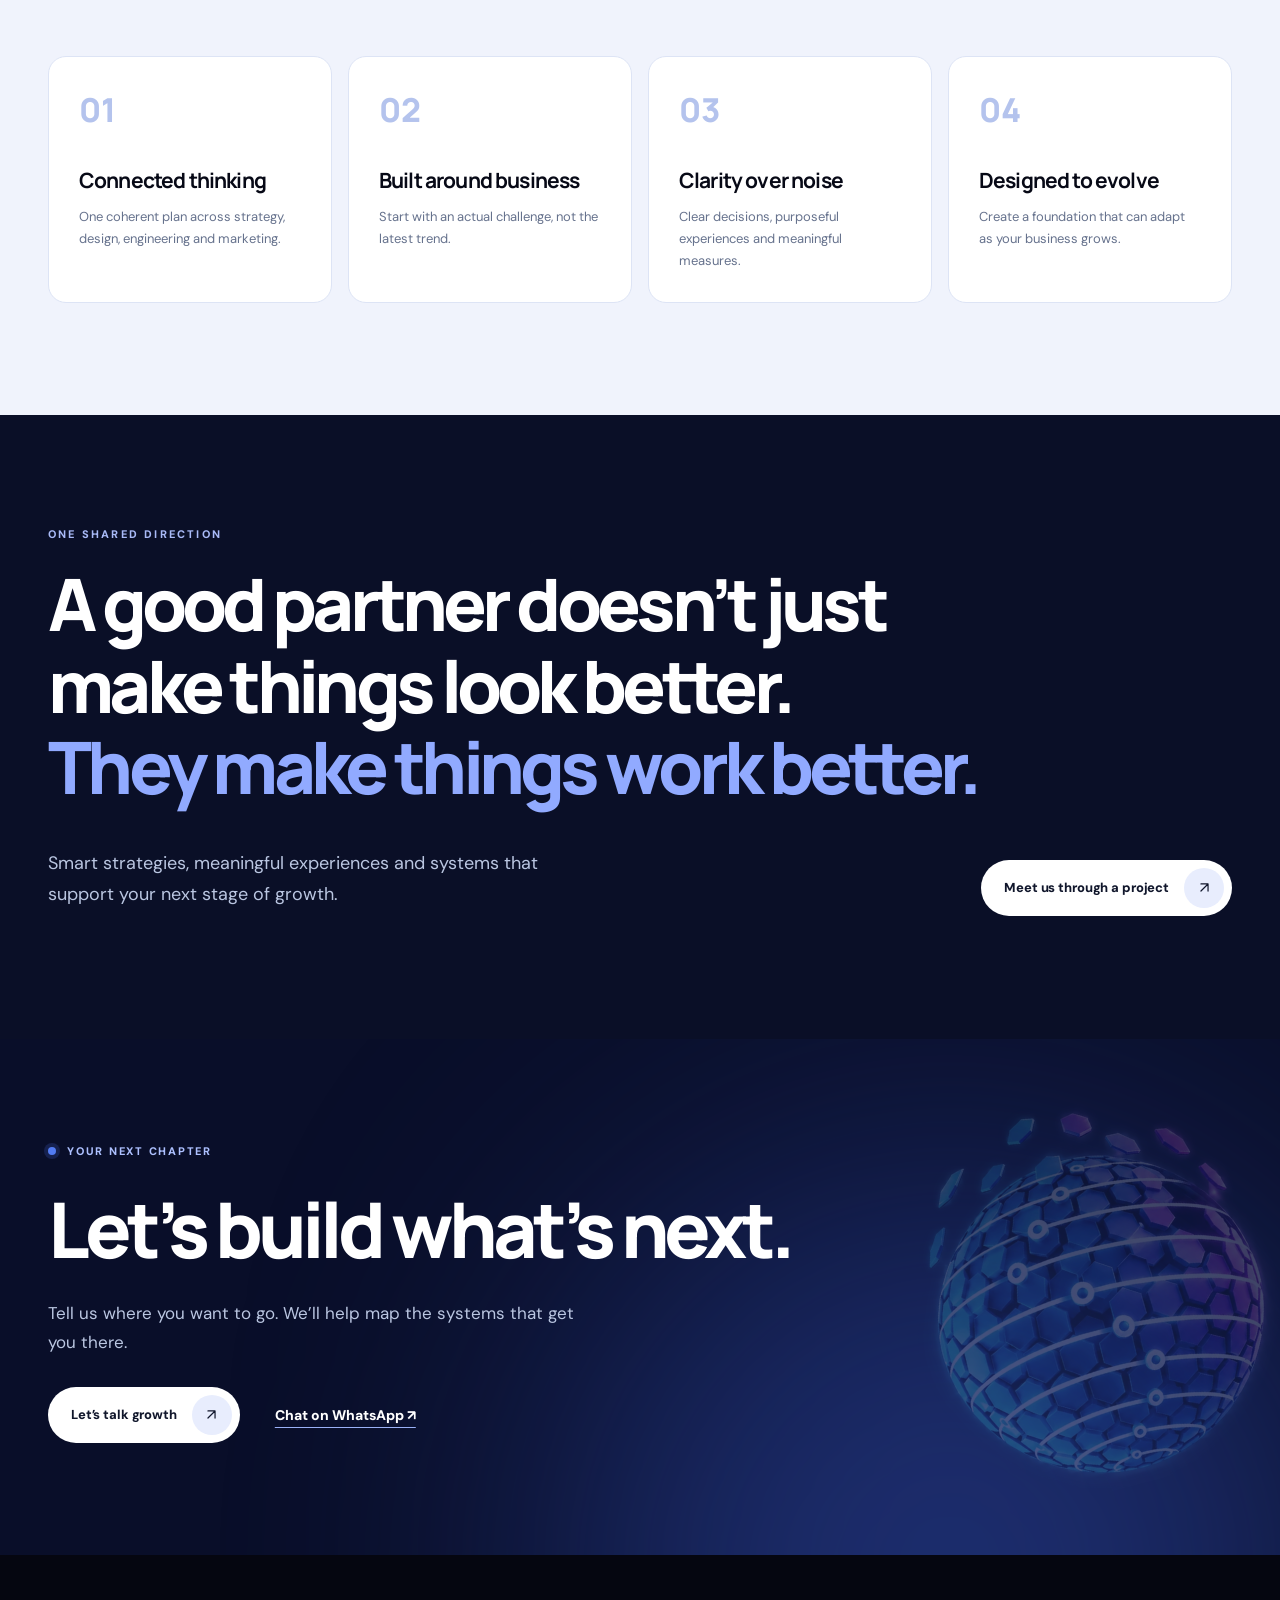
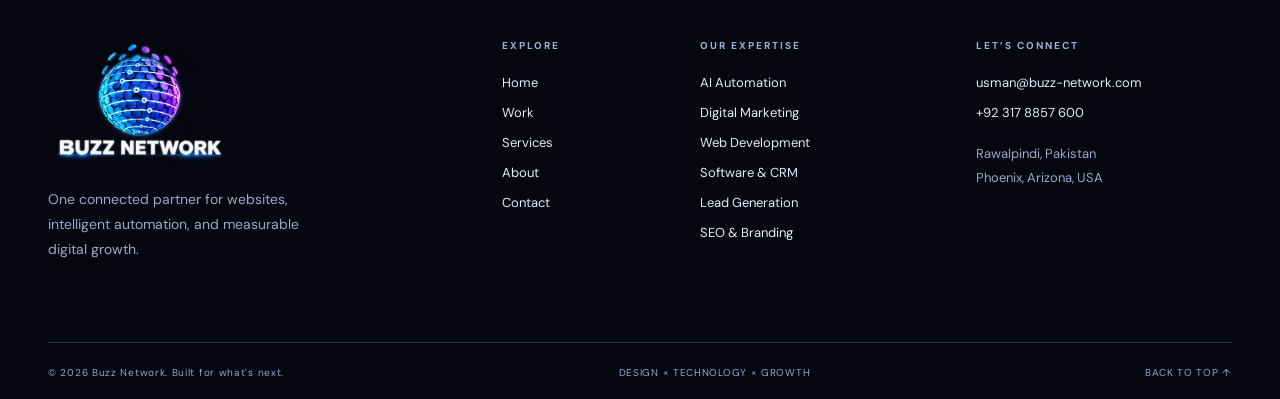
<file: about.html>
<!doctype html><html lang="en"><head><meta charset="utf-8"><meta name="viewport" content="width=device-width,initial-scale=1"><meta name="theme-color" content="#060816"><meta name="description" content="Learn about Buzz Network’s unified approach to digital marketing, engineering, AI and business growth."><meta name="robots" content="index,follow"><title>About Us | Buzz Network</title><link rel="icon" href="assets/favicon.png"><link rel="preconnect" href="https://fonts.googleapis.com"><link rel="preconnect" href="https://fonts.gstatic.com" crossorigin><link href="https://fonts.googleapis.com/css2?family=DM+Sans:wght@400;500;600;700;800&family=Manrope:wght@400;500;600;700;800&display=swap" rel="stylesheet"><link rel="canonical" href="https://buzz-network.com/about.html"><meta property="og:type" content="website"><meta property="og:site_name" content="Buzz Network"><meta property="og:title" content="About Us | Buzz Network"><meta property="og:description" content="Learn about Buzz Network’s unified approach to digital marketing, engineering, AI and business growth."><meta property="og:url" content="https://buzz-network.com/about.html"><meta property="og:image" content="https://buzz-network.com/assets/buzz-logo-full.webp"><meta name="twitter:card" content="summary"><meta name="twitter:title" content="About Us | Buzz Network"><meta name="twitter:description" content="Learn about Buzz Network’s unified approach to digital marketing, engineering, AI and business growth."><link rel="stylesheet" href="styles.css"><script src="app.js" defer></script></head><body id="top" class="page-about"><a class="skip-link" href="#main">Skip to content</a><header class="site-header" id="site-header"><div class="container header__inner"><a class="brand" href="index.html" aria-label="Buzz Network home"><img src="assets/buzz-logo-nav.webp" alt="Buzz Network" width="105" height="78"></a><nav class="nav" aria-label="Primary navigation"><a href="index.html" class="nav__link ">Home</a><a href="work.html" class="nav__link ">Work</a><a href="services.html" class="nav__link ">Services</a><a href="about.html" class="nav__link is-active">About</a><a href="contact.html" class="nav__link ">Contact</a></nav><a class="header__cta" href="contact.html">Start a project <svg width="15" height="15" viewBox="0 0 24 24" fill="none" stroke="currentColor" stroke-width="1.7" stroke-linecap="round" stroke-linejoin="round" aria-hidden="true"><path d="M7 17 17 7M7 7h10v10"/></svg></a><button class="menu-toggle" id="menu-toggle" type="button" aria-expanded="false" aria-controls="mobile-menu" aria-label="Open navigation"><svg width="25" height="25" viewBox="0 0 24 24" fill="none" stroke="currentColor" stroke-width="1.7" stroke-linecap="round" stroke-linejoin="round" aria-hidden="true"><path d="M4 7h16M4 12h16M4 17h16"/></svg></button></div><div class="mega" id="services-mega" aria-label="Services quick links"><div class="container mega__inner"><span class="mega__label">EXPLORE CAPABILITIES</span><div class="mega__grid"><a href="ai-automation.html" class="mega__item"><span class="mega__icon"><svg width="20" height="20" viewBox="0 0 24 24" fill="none" stroke="currentColor" stroke-width="1.7" stroke-linecap="round" stroke-linejoin="round" aria-hidden="true"><path d="m12 3 1.7 5.3L19 10l-5.3 1.7L12 17l-1.7-5.3L5 10l5.3-1.7L12 3ZM19 17l.7 1.8L22 19.5l-2.3.7L19 22l-.7-1.8-2.3-.7 2.3-.7L19 17Z"/></svg></span><span><strong>AI Automation</strong><small>Intelligence</small></span><svg width="15" height="15" viewBox="0 0 24 24" fill="none" stroke="currentColor" stroke-width="1.7" stroke-linecap="round" stroke-linejoin="round" aria-hidden="true"><path d="M7 17 17 7M7 7h10v10"/></svg></a><a href="digital-marketing.html" class="mega__item"><span class="mega__icon"><svg width="20" height="20" viewBox="0 0 24 24" fill="none" stroke="currentColor" stroke-width="1.7" stroke-linecap="round" stroke-linejoin="round" aria-hidden="true"><circle cx="12" cy="12" r="9"/><circle cx="12" cy="12" r="5"/><circle cx="12" cy="12" r="1"/></svg></span><span><strong>Digital Marketing</strong><small>Acquisition</small></span><svg width="15" height="15" viewBox="0 0 24 24" fill="none" stroke="currentColor" stroke-width="1.7" stroke-linecap="round" stroke-linejoin="round" aria-hidden="true"><path d="M7 17 17 7M7 7h10v10"/></svg></a><a href="web-development.html" class="mega__item"><span class="mega__icon"><svg width="20" height="20" viewBox="0 0 24 24" fill="none" stroke="currentColor" stroke-width="1.7" stroke-linecap="round" stroke-linejoin="round" aria-hidden="true"><rect x="3" y="4" width="18" height="16" rx="2"/><path d="M3 9h18M7 6.5h.01M10 6.5h.01"/></svg></span><span><strong>Web Development</strong><small>Experiences</small></span><svg width="15" height="15" viewBox="0 0 24 24" fill="none" stroke="currentColor" stroke-width="1.7" stroke-linecap="round" stroke-linejoin="round" aria-hidden="true"><path d="M7 17 17 7M7 7h10v10"/></svg></a><a href="software-development.html" class="mega__item"><span class="mega__icon"><svg width="20" height="20" viewBox="0 0 24 24" fill="none" stroke="currentColor" stroke-width="1.7" stroke-linecap="round" stroke-linejoin="round" aria-hidden="true"><path d="m12 3 9 5-9 5-9-5 9-5ZM3 12l9 5 9-5M3 16l9 5 9-5"/></svg></span><span><strong>Software & CRM</strong><small>Systems</small></span><svg width="15" height="15" viewBox="0 0 24 24" fill="none" stroke="currentColor" stroke-width="1.7" stroke-linecap="round" stroke-linejoin="round" aria-hidden="true"><path d="M7 17 17 7M7 7h10v10"/></svg></a><a href="lead-generation.html" class="mega__item"><span class="mega__icon"><svg width="20" height="20" viewBox="0 0 24 24" fill="none" stroke="currentColor" stroke-width="1.7" stroke-linecap="round" stroke-linejoin="round" aria-hidden="true"><path d="M16 20v-2a4 4 0 0 0-4-4H6a4 4 0 0 0-4 4v2M9 10a4 4 0 1 0 0-8 4 4 0 0 0 0 8ZM22 20v-2a4 4 0 0 0-3-3.9M16 2.1a4 4 0 0 1 0 7.8"/></svg></span><span><strong>Lead Generation</strong><small>Pipeline</small></span><svg width="15" height="15" viewBox="0 0 24 24" fill="none" stroke="currentColor" stroke-width="1.7" stroke-linecap="round" stroke-linejoin="round" aria-hidden="true"><path d="M7 17 17 7M7 7h10v10"/></svg></a><a href="seo-branding.html" class="mega__item"><span class="mega__icon"><svg width="20" height="20" viewBox="0 0 24 24" fill="none" stroke="currentColor" stroke-width="1.7" stroke-linecap="round" stroke-linejoin="round" aria-hidden="true"><circle cx="10.5" cy="10.5" r="7.5"/><path d="m16 16 5 5"/></svg></span><span><strong>SEO & Branding</strong><small>Discovery</small></span><svg width="15" height="15" viewBox="0 0 24 24" fill="none" stroke="currentColor" stroke-width="1.7" stroke-linecap="round" stroke-linejoin="round" aria-hidden="true"><path d="M7 17 17 7M7 7h10v10"/></svg></a></div></div></div><nav class="mobile-menu" id="mobile-menu" aria-label="Mobile navigation" hidden><a href="index.html" class="nav__link ">Home</a><a href="work.html" class="nav__link ">Work</a><a href="services.html" class="nav__link ">Services</a><a href="about.html" class="nav__link is-active">About</a><a href="contact.html" class="nav__link ">Contact</a><div class="mobile-menu__label">OUR SPECIALTIES</div><a href="ai-automation.html">AI Automation</a><a href="digital-marketing.html">Digital Marketing</a><a href="web-development.html">Web Development</a><a href="software-development.html">Software & CRM</a><a href="lead-generation.html">Lead Generation</a><a href="seo-branding.html">SEO & Branding</a></nav></header><main id="main"><section class="page-hero page-hero--lavender"><div class="page-hero__grid" aria-hidden="true"></div><div class="container page-hero__inner"><div class="page-hero__content"><div class="eyebrow"><i class="eyebrow__dot"></i>BUILT TO BRING IT ALL TOGETHER</div><h1 class="display page-hero__title reveal">Think bigger.<br><span class="text-ink">Move together.</span></h1><p class="page-hero__intro reveal">A creative and technical partner for the moments when business ambition demands better digital systems.</p></div><div class="page-hero__visual" aria-label="Animated Buzz Network logo"><div class="page-hero__aura" aria-hidden="true"></div><span class="page-hero__ring page-hero__ring--outer" aria-hidden="true"></span><span class="page-hero__ring page-hero__ring--inner" aria-hidden="true"></span><span class="page-hero__spark page-hero__spark--one" aria-hidden="true">✦</span><span class="page-hero__spark page-hero__spark--two" aria-hidden="true">✧</span><img class="page-hero__brand" src="assets/buzz-logo-full.webp" alt="Buzz Network" width="1000" height="805" loading="eager" decoding="async"></div></div></section><section class="section about-story"><div class="container about-story__grid"><div><div class="eyebrow"><i class="eyebrow__dot"></i>OUR STORY</div><h2 class="display reveal">Separate teams.<br>Disconnected tools.<br><span class="text-gradient">There’s a better way.</span></h2></div><div class="about-story__copy reveal"><p>Buzz Network grew around a simple idea: growth works better when the website, marketing, automation and operations are designed as one connected experience.</p><p>Rather than approaching every problem as an isolated campaign or feature, we connect the whole customer journey — from first discovery to the work that happens after someone says hello.</p><div class="founder-line"><span class="founder-line__initial">MU</span><span><strong>Muhammad Usman</strong><small>Founder & CEO · As identified on Buzz Network’s current website</small></span></div></div></div></section><section class="section section--cloud"><div class="container"><div class="section-head"><div class="eyebrow"><i class="eyebrow__dot"></i>WHAT GUIDES US</div><h2 class="display reveal">Principles before pixels.</h2></div><div class="principles-grid"><article class="principle reveal"><span>01</span><h3>Connected thinking</h3><p>One coherent plan across strategy, design, engineering and marketing.</p></article><article class="principle reveal"><span>02</span><h3>Built around business</h3><p>Start with an actual challenge, not the latest trend.</p></article><article class="principle reveal"><span>03</span><h3>Clarity over noise</h3><p>Clear decisions, purposeful experiences and meaningful measures.</p></article><article class="principle reveal"><span>04</span><h3>Designed to evolve</h3><p>Create a foundation that can adapt as your business grows.</p></article></div></div></section><section class="section section--ink about-promise"><div class="container"><div class="about-promise__eyebrow">ONE SHARED DIRECTION</div><h2 class="display display--white reveal">A good partner doesn’t just<br>make things look better.<br><span class="text-lavender">They make things work better.</span></h2><div class="about-promise__bottom"><p>Smart strategies, meaningful experiences and systems that support your next stage of growth.</p><a class="button button--light" href="contact.html"><span>Meet us through a project</span><span class="button__icon"><svg width="17" height="17" viewBox="0 0 24 24" fill="none" stroke="currentColor" stroke-width="1.7" stroke-linecap="round" stroke-linejoin="round" aria-hidden="true"><path d="M7 17 17 7M7 7h10v10"/></svg></span></a></div></div></section><section class="closing-cta"><div class="closing-cta__glow"></div><div class="container closing-cta__inner"><div class="eyebrow"><i class="eyebrow__dot"></i>YOUR NEXT CHAPTER</div><h2 class="display display--white">Let’s build what’s next.</h2><p>Tell us where you want to go. We’ll help map the systems that get you there.</p><div class="closing-cta__actions"><a class="button button--light" href="contact.html"><span>Let’s talk growth</span><span class="button__icon"><svg width="17" height="17" viewBox="0 0 24 24" fill="none" stroke="currentColor" stroke-width="1.7" stroke-linecap="round" stroke-linejoin="round" aria-hidden="true"><path d="M7 17 17 7M7 7h10v10"/></svg></span></a><a class="text-link text-link--light" href="https://wa.me/923178857600" target="_blank" rel="noopener">Chat on WhatsApp ↗</a></div><img class="closing-cta__mark" src="assets/buzz-mark.webp" loading="lazy" alt="" aria-hidden="true"></div></section></main><footer class="footer"><div class="container footer__top"><div><a href="index.html" class="footer__logo" aria-label="Buzz Network home"><img src="assets/buzz-logo-full.webp" alt="Buzz Network brand logo" loading="lazy" width="200" height="160"></a><p>One connected partner for websites, intelligent automation, and measurable digital growth.</p></div><div class="footer__links"><h3>EXPLORE</h3><a href="index.html">Home</a><a href="work.html">Work</a><a href="services.html">Services</a><a href="about.html">About</a><a href="contact.html">Contact</a></div><div class="footer__links"><h3>OUR EXPERTISE</h3><a href="ai-automation.html">AI Automation</a><a href="digital-marketing.html">Digital Marketing</a><a href="web-development.html">Web Development</a><a href="software-development.html">Software & CRM</a><a href="lead-generation.html">Lead Generation</a><a href="seo-branding.html">SEO & Branding</a></div><div class="footer__links footer__reach"><h3>LET’S CONNECT</h3><a href="mailto:usman@buzz-network.com">usman@buzz-network.com</a><a href="https://wa.me/923178857600" rel="noopener" target="_blank">+92 317 8857 600</a><small>Rawalpindi, Pakistan<br>Phoenix, Arizona, USA</small></div></div><div class="container footer__bottom"><span>© 2026 Buzz Network. Built for what's next.</span><span>DESIGN × TECHNOLOGY × GROWTH</span><a href="#top">BACK TO TOP ↑</a></div></footer></body></html>
</file>
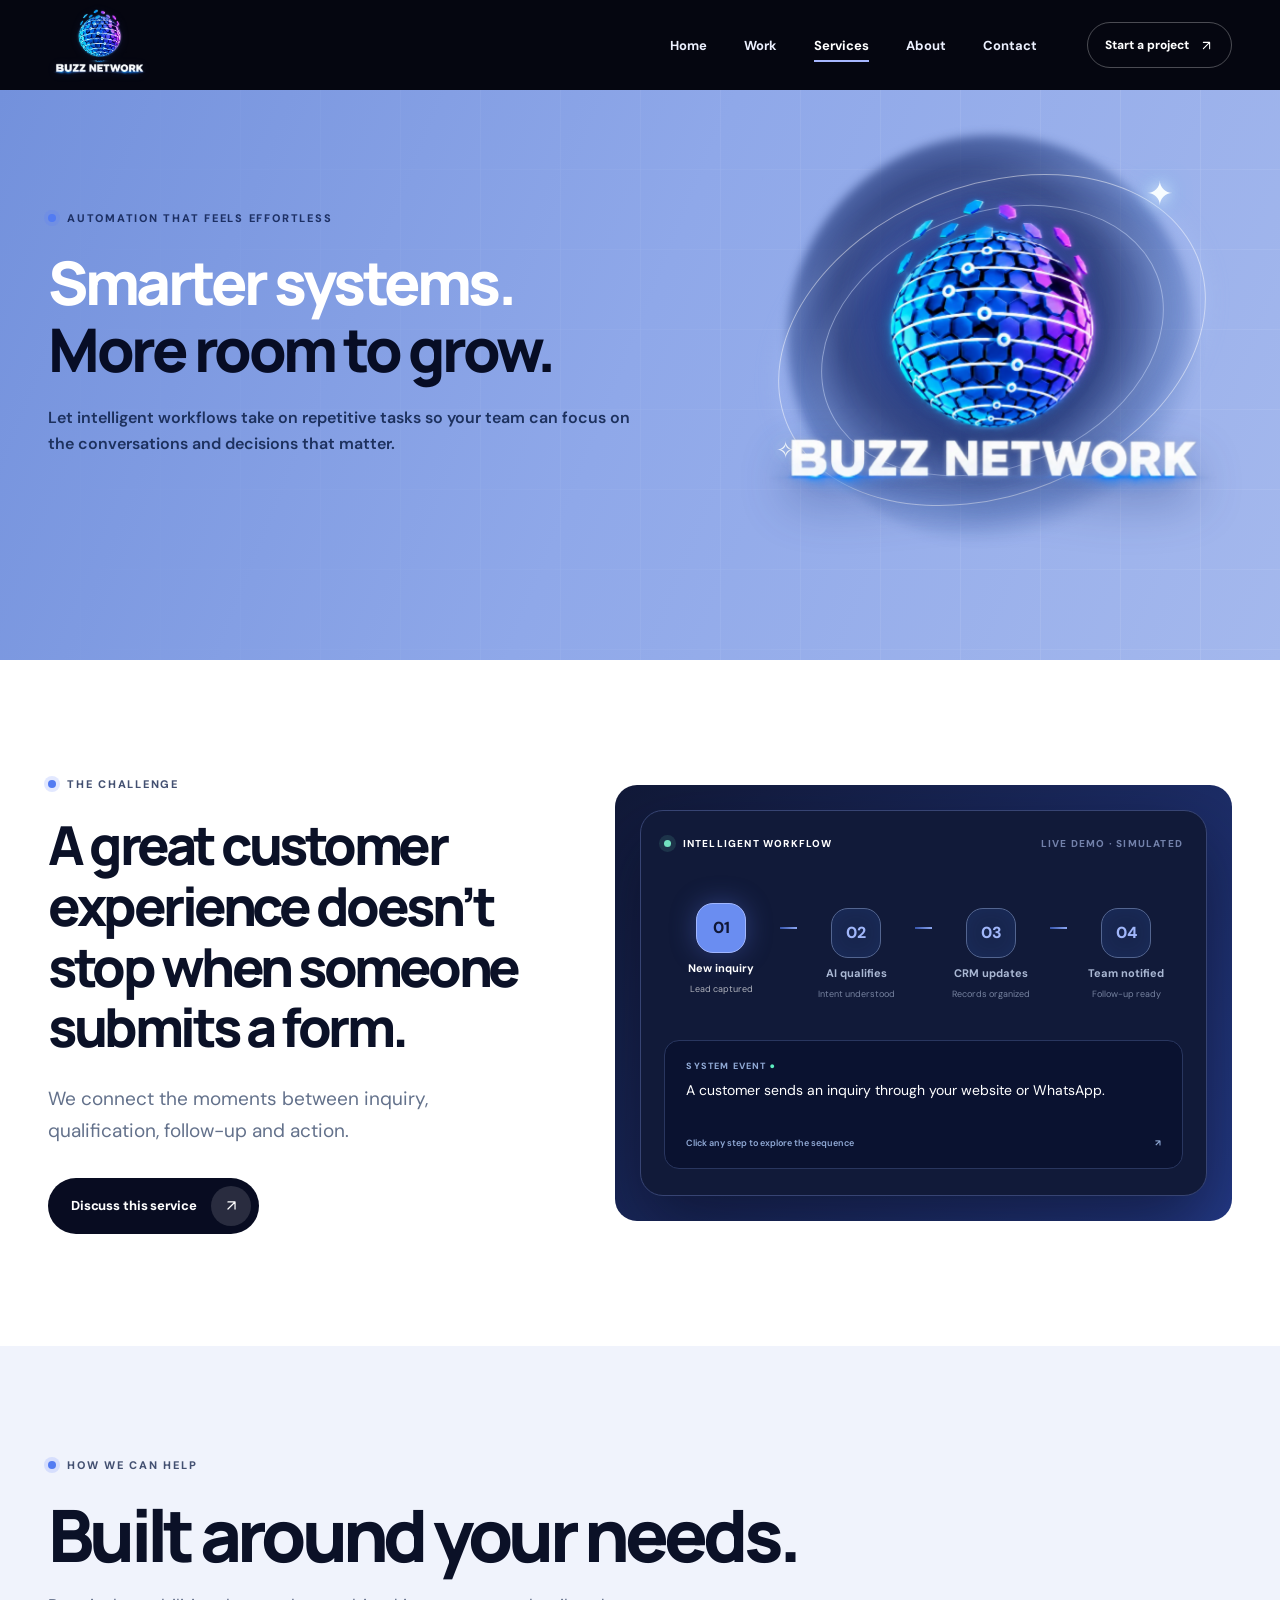
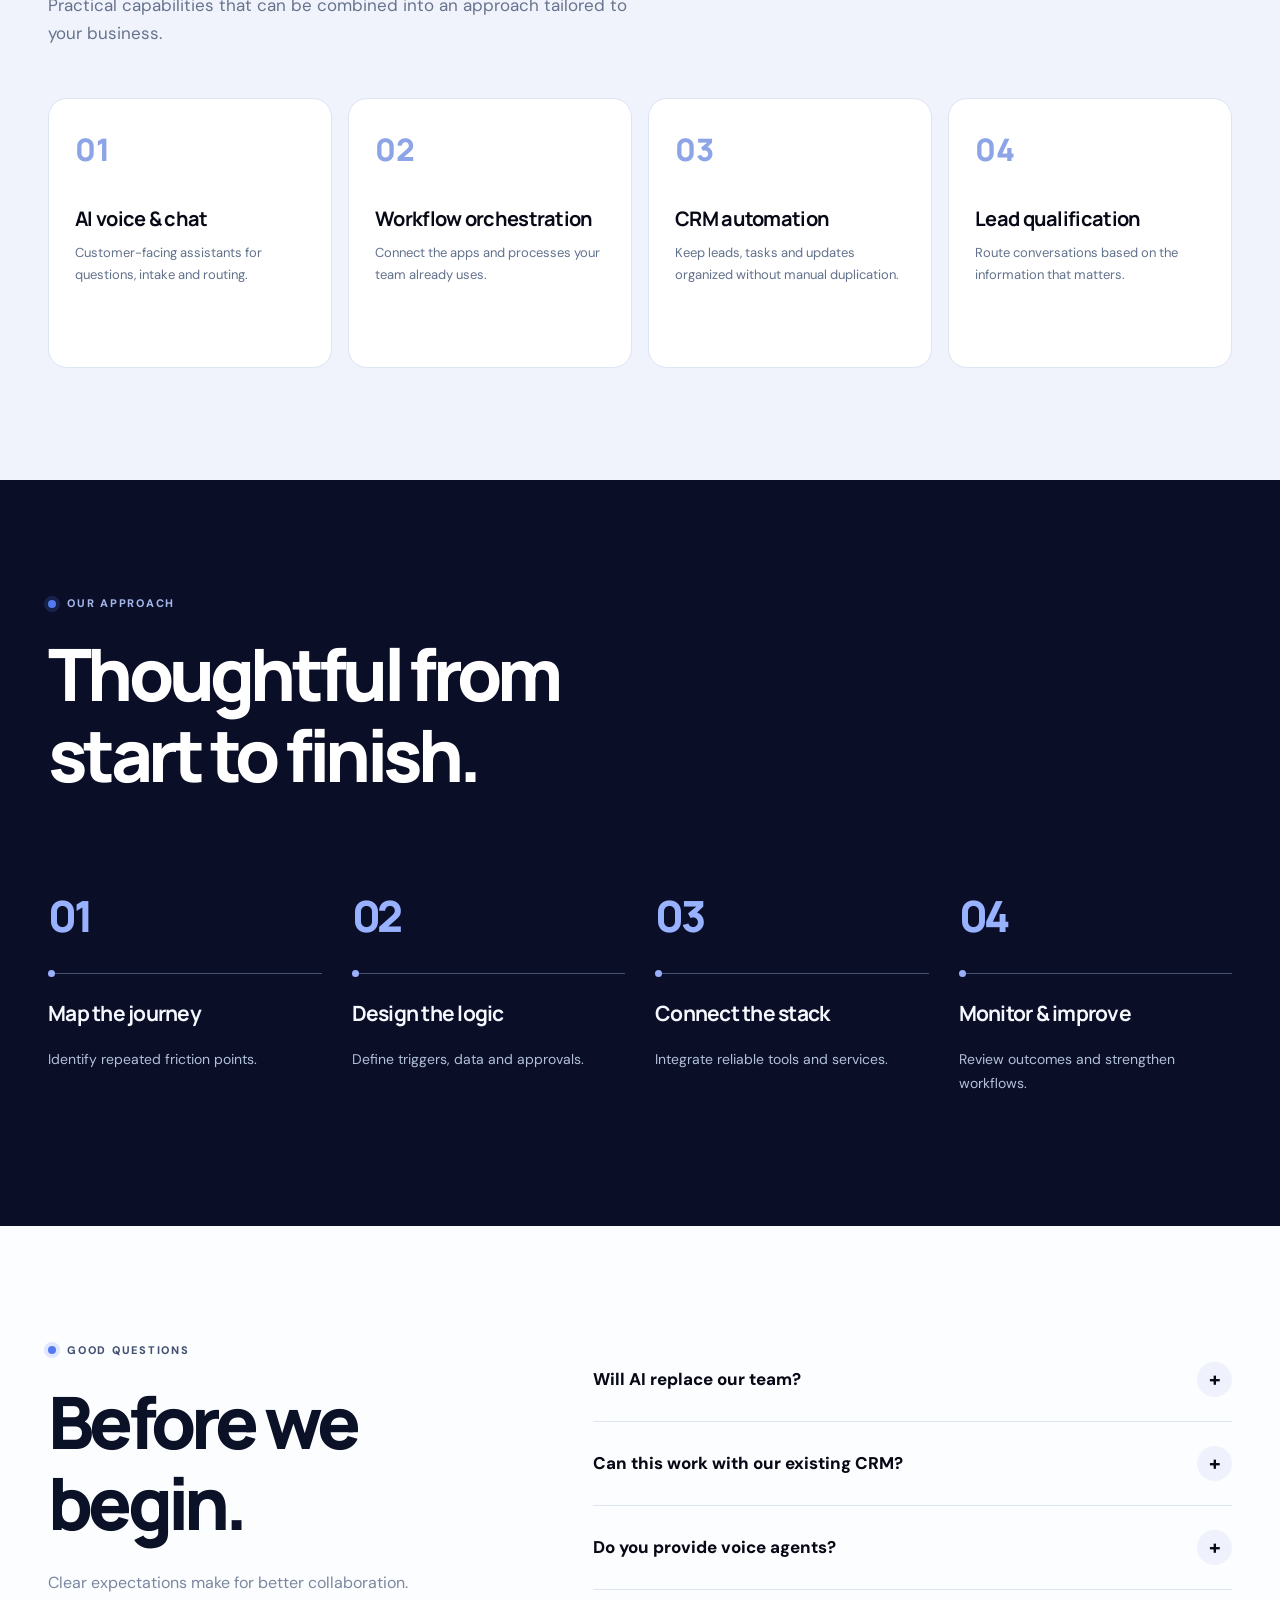
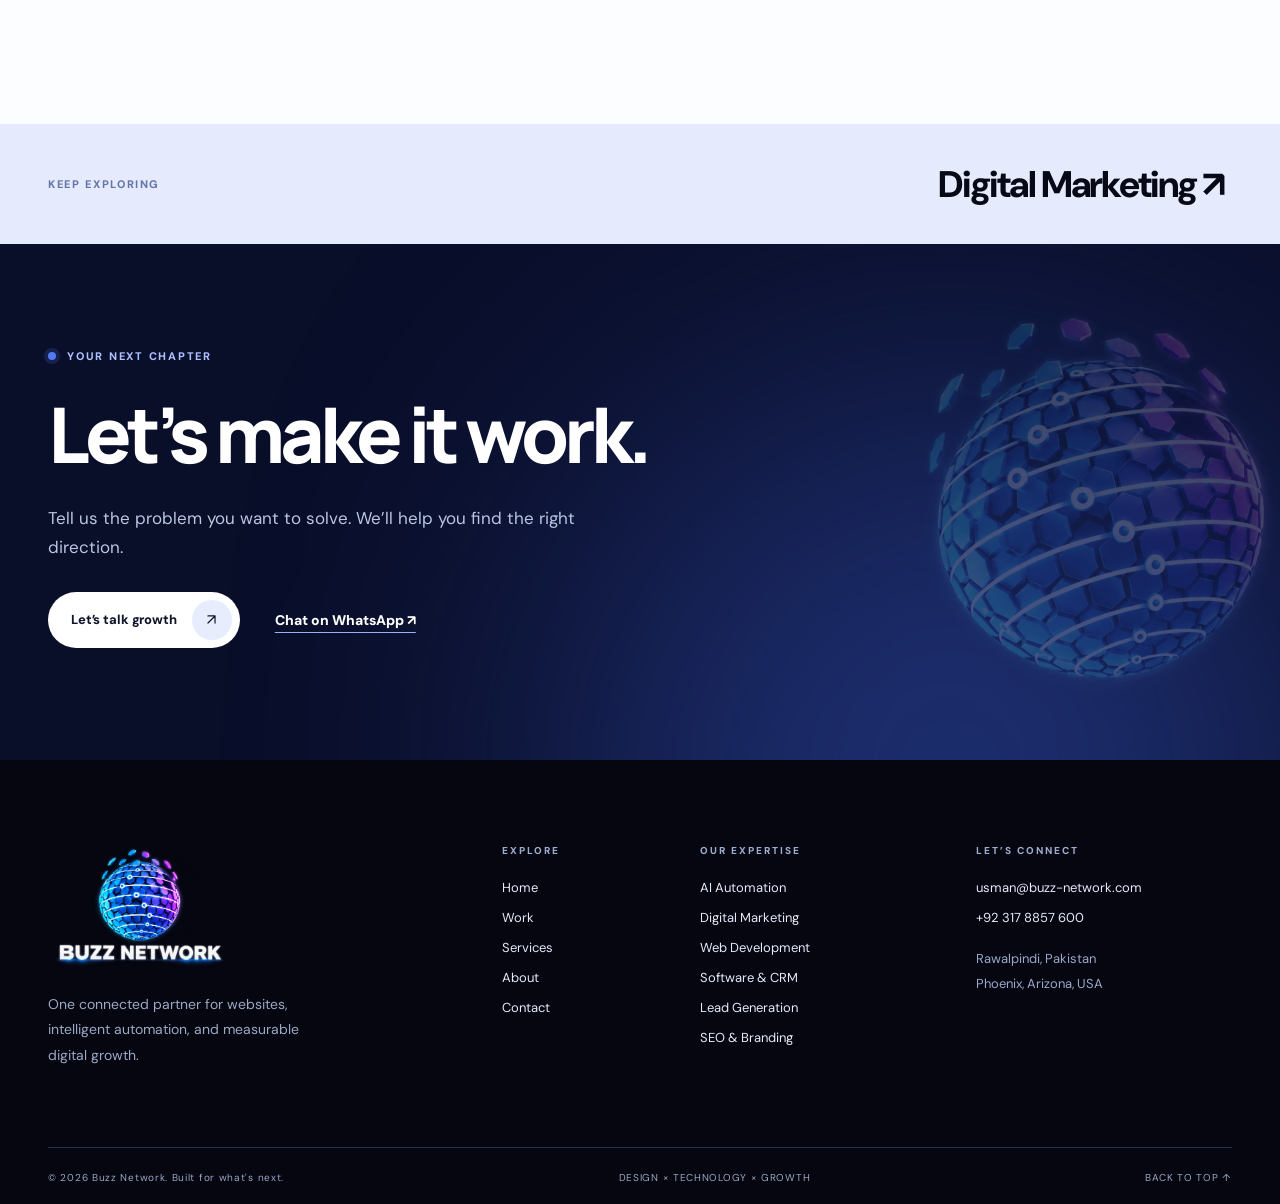
<file: ai-automation.html>
<!doctype html><html lang="en"><head><meta charset="utf-8"><meta name="viewport" content="width=device-width,initial-scale=1"><meta name="theme-color" content="#060816"><meta name="description" content="AI Automation services by Buzz Network. Agents, workflows and intelligent customer journeys that keep business moving."><meta name="robots" content="index,follow"><title>AI Automation Solutions | Buzz Network</title><link rel="icon" href="assets/favicon.png"><link rel="preconnect" href="https://fonts.googleapis.com"><link rel="preconnect" href="https://fonts.gstatic.com" crossorigin><link href="https://fonts.googleapis.com/css2?family=DM+Sans:wght@400;500;600;700;800&family=Manrope:wght@400;500;600;700;800&display=swap" rel="stylesheet"><link rel="canonical" href="https://buzz-network.com/ai-automation.html"><meta property="og:type" content="website"><meta property="og:site_name" content="Buzz Network"><meta property="og:title" content="AI Automation Solutions | Buzz Network"><meta property="og:description" content="AI Automation services by Buzz Network. Agents, workflows and intelligent customer journeys that keep business moving."><meta property="og:url" content="https://buzz-network.com/ai-automation.html"><meta property="og:image" content="https://buzz-network.com/assets/buzz-logo-full.webp"><meta name="twitter:card" content="summary"><meta name="twitter:title" content="AI Automation Solutions | Buzz Network"><meta name="twitter:description" content="AI Automation services by Buzz Network. Agents, workflows and intelligent customer journeys that keep business moving."><link rel="stylesheet" href="styles.css"><script src="app.js" defer></script></head><body id="top" class="page-services"><a class="skip-link" href="#main">Skip to content</a><header class="site-header" id="site-header"><div class="container header__inner"><a class="brand" href="index.html" aria-label="Buzz Network home"><img src="assets/buzz-logo-nav.webp" alt="Buzz Network" width="105" height="78"></a><nav class="nav" aria-label="Primary navigation"><a href="index.html" class="nav__link ">Home</a><a href="work.html" class="nav__link ">Work</a><a href="services.html" class="nav__link is-active">Services</a><a href="about.html" class="nav__link ">About</a><a href="contact.html" class="nav__link ">Contact</a></nav><a class="header__cta" href="contact.html">Start a project <svg width="15" height="15" viewBox="0 0 24 24" fill="none" stroke="currentColor" stroke-width="1.7" stroke-linecap="round" stroke-linejoin="round" aria-hidden="true"><path d="M7 17 17 7M7 7h10v10"/></svg></a><button class="menu-toggle" id="menu-toggle" type="button" aria-expanded="false" aria-controls="mobile-menu" aria-label="Open navigation"><svg width="25" height="25" viewBox="0 0 24 24" fill="none" stroke="currentColor" stroke-width="1.7" stroke-linecap="round" stroke-linejoin="round" aria-hidden="true"><path d="M4 7h16M4 12h16M4 17h16"/></svg></button></div><div class="mega" id="services-mega" aria-label="Services quick links"><div class="container mega__inner"><span class="mega__label">EXPLORE CAPABILITIES</span><div class="mega__grid"><a href="ai-automation.html" class="mega__item"><span class="mega__icon"><svg width="20" height="20" viewBox="0 0 24 24" fill="none" stroke="currentColor" stroke-width="1.7" stroke-linecap="round" stroke-linejoin="round" aria-hidden="true"><path d="m12 3 1.7 5.3L19 10l-5.3 1.7L12 17l-1.7-5.3L5 10l5.3-1.7L12 3ZM19 17l.7 1.8L22 19.5l-2.3.7L19 22l-.7-1.8-2.3-.7 2.3-.7L19 17Z"/></svg></span><span><strong>AI Automation</strong><small>Intelligence</small></span><svg width="15" height="15" viewBox="0 0 24 24" fill="none" stroke="currentColor" stroke-width="1.7" stroke-linecap="round" stroke-linejoin="round" aria-hidden="true"><path d="M7 17 17 7M7 7h10v10"/></svg></a><a href="digital-marketing.html" class="mega__item"><span class="mega__icon"><svg width="20" height="20" viewBox="0 0 24 24" fill="none" stroke="currentColor" stroke-width="1.7" stroke-linecap="round" stroke-linejoin="round" aria-hidden="true"><circle cx="12" cy="12" r="9"/><circle cx="12" cy="12" r="5"/><circle cx="12" cy="12" r="1"/></svg></span><span><strong>Digital Marketing</strong><small>Acquisition</small></span><svg width="15" height="15" viewBox="0 0 24 24" fill="none" stroke="currentColor" stroke-width="1.7" stroke-linecap="round" stroke-linejoin="round" aria-hidden="true"><path d="M7 17 17 7M7 7h10v10"/></svg></a><a href="web-development.html" class="mega__item"><span class="mega__icon"><svg width="20" height="20" viewBox="0 0 24 24" fill="none" stroke="currentColor" stroke-width="1.7" stroke-linecap="round" stroke-linejoin="round" aria-hidden="true"><rect x="3" y="4" width="18" height="16" rx="2"/><path d="M3 9h18M7 6.5h.01M10 6.5h.01"/></svg></span><span><strong>Web Development</strong><small>Experiences</small></span><svg width="15" height="15" viewBox="0 0 24 24" fill="none" stroke="currentColor" stroke-width="1.7" stroke-linecap="round" stroke-linejoin="round" aria-hidden="true"><path d="M7 17 17 7M7 7h10v10"/></svg></a><a href="software-development.html" class="mega__item"><span class="mega__icon"><svg width="20" height="20" viewBox="0 0 24 24" fill="none" stroke="currentColor" stroke-width="1.7" stroke-linecap="round" stroke-linejoin="round" aria-hidden="true"><path d="m12 3 9 5-9 5-9-5 9-5ZM3 12l9 5 9-5M3 16l9 5 9-5"/></svg></span><span><strong>Software & CRM</strong><small>Systems</small></span><svg width="15" height="15" viewBox="0 0 24 24" fill="none" stroke="currentColor" stroke-width="1.7" stroke-linecap="round" stroke-linejoin="round" aria-hidden="true"><path d="M7 17 17 7M7 7h10v10"/></svg></a><a href="lead-generation.html" class="mega__item"><span class="mega__icon"><svg width="20" height="20" viewBox="0 0 24 24" fill="none" stroke="currentColor" stroke-width="1.7" stroke-linecap="round" stroke-linejoin="round" aria-hidden="true"><path d="M16 20v-2a4 4 0 0 0-4-4H6a4 4 0 0 0-4 4v2M9 10a4 4 0 1 0 0-8 4 4 0 0 0 0 8ZM22 20v-2a4 4 0 0 0-3-3.9M16 2.1a4 4 0 0 1 0 7.8"/></svg></span><span><strong>Lead Generation</strong><small>Pipeline</small></span><svg width="15" height="15" viewBox="0 0 24 24" fill="none" stroke="currentColor" stroke-width="1.7" stroke-linecap="round" stroke-linejoin="round" aria-hidden="true"><path d="M7 17 17 7M7 7h10v10"/></svg></a><a href="seo-branding.html" class="mega__item"><span class="mega__icon"><svg width="20" height="20" viewBox="0 0 24 24" fill="none" stroke="currentColor" stroke-width="1.7" stroke-linecap="round" stroke-linejoin="round" aria-hidden="true"><circle cx="10.5" cy="10.5" r="7.5"/><path d="m16 16 5 5"/></svg></span><span><strong>SEO & Branding</strong><small>Discovery</small></span><svg width="15" height="15" viewBox="0 0 24 24" fill="none" stroke="currentColor" stroke-width="1.7" stroke-linecap="round" stroke-linejoin="round" aria-hidden="true"><path d="M7 17 17 7M7 7h10v10"/></svg></a></div></div></div><nav class="mobile-menu" id="mobile-menu" aria-label="Mobile navigation" hidden><a href="index.html" class="nav__link ">Home</a><a href="work.html" class="nav__link ">Work</a><a href="services.html" class="nav__link is-active">Services</a><a href="about.html" class="nav__link ">About</a><a href="contact.html" class="nav__link ">Contact</a><div class="mobile-menu__label">OUR SPECIALTIES</div><a href="ai-automation.html">AI Automation</a><a href="digital-marketing.html">Digital Marketing</a><a href="web-development.html">Web Development</a><a href="software-development.html">Software & CRM</a><a href="lead-generation.html">Lead Generation</a><a href="seo-branding.html">SEO & Branding</a></nav></header><main id="main"><section class="page-hero page-hero--lavender"><div class="page-hero__grid" aria-hidden="true"></div><div class="container page-hero__inner"><div class="page-hero__content"><div class="eyebrow"><i class="eyebrow__dot"></i>AUTOMATION THAT FEELS EFFORTLESS</div><h1 class="display page-hero__title reveal">Smarter systems.<br><span class="text-ink">More room to grow.</span></h1><p class="page-hero__intro reveal">Let intelligent workflows take on repetitive tasks so your team can focus on the conversations and decisions that matter.</p></div><div class="page-hero__visual" aria-label="Animated Buzz Network logo"><div class="page-hero__aura" aria-hidden="true"></div><span class="page-hero__ring page-hero__ring--outer" aria-hidden="true"></span><span class="page-hero__ring page-hero__ring--inner" aria-hidden="true"></span><span class="page-hero__spark page-hero__spark--one" aria-hidden="true">✦</span><span class="page-hero__spark page-hero__spark--two" aria-hidden="true">✧</span><img class="page-hero__brand" src="assets/buzz-logo-full.webp" alt="Buzz Network" width="1000" height="805" loading="eager" decoding="async"></div></div></section><section class="section service-narrative"><div class="container service-narrative__grid"><div><div class="eyebrow"><i class="eyebrow__dot"></i>THE CHALLENGE</div><h2 class="display reveal">A great customer experience doesn’t stop when someone submits a form.</h2><p class="service-narrative__summary">We connect the moments between inquiry, qualification, follow-up and action.</p><a class="button button--ink" href="contact.html"><span>Discuss this service</span><span class="button__icon"><svg width="17" height="17" viewBox="0 0 24 24" fill="none" stroke="currentColor" stroke-width="1.7" stroke-linecap="round" stroke-linejoin="round" aria-hidden="true"><path d="M7 17 17 7M7 7h10v10"/></svg></span></a></div><div class="service-narrative__visual reveal"><div class="flow-display" data-flow><div class="flow-display__head"><span><span class="live-pulse"></span> INTELLIGENT WORKFLOW</span><span>LIVE DEMO · SIMULATED</span></div><div class="flow-display__nodes"><button type="button" class="flow-node is-selected" data-flow-index="0"><span class="flow-node__icon">01</span><strong>New inquiry</strong><small>Lead captured</small></button><i class="flow-connector"></i><button type="button" class="flow-node" data-flow-index="1"><span class="flow-node__icon">02</span><strong>AI qualifies</strong><small>Intent understood</small></button><i class="flow-connector"></i><button type="button" class="flow-node" data-flow-index="2"><span class="flow-node__icon">03</span><strong>CRM updates</strong><small>Records organized</small></button><i class="flow-connector"></i><button type="button" class="flow-node" data-flow-index="3"><span class="flow-node__icon">04</span><strong>Team notified</strong><small>Follow-up ready</small></button></div><div class="flow-display__feed"><div class="flow-display__indicator">SYSTEM EVENT <span>●</span></div><p id="flow-description" aria-live="polite">A customer sends an inquiry through your website or WhatsApp.</p><span class="flow-display__footer">Click any step to explore the sequence <b>↗</b></span></div></div></div></div></section><section class="section section--cloud"><div class="container"><div class="section-head"><div class="eyebrow"><i class="eyebrow__dot"></i>HOW WE CAN HELP</div><h2 class="display reveal">Built around your needs.</h2><p class="section-head__desc">Practical capabilities that can be combined into an approach tailored to your business.</p></div><div class="detail-grid"><article class="detail-card reveal"><span>01</span><h3>AI voice & chat</h3><p>Customer-facing assistants for questions, intake and routing.</p></article><article class="detail-card reveal"><span>02</span><h3>Workflow orchestration</h3><p>Connect the apps and processes your team already uses.</p></article><article class="detail-card reveal"><span>03</span><h3>CRM automation</h3><p>Keep leads, tasks and updates organized without manual duplication.</p></article><article class="detail-card reveal"><span>04</span><h3>Lead qualification</h3><p>Route conversations based on the information that matters.</p></article></div></div></section><section class="section section--ink methodology"><div class="container"><div class="section-head section-head--dark"><div class="eyebrow"><i class="eyebrow__dot"></i>OUR APPROACH</div><h2 class="display display--white reveal">Thoughtful from<br>start to finish.</h2></div><div class="method-grid"><div class="method-item reveal"><span>01</span><div class="method-item__line"></div><h3>Map the journey</h3><p>Identify repeated friction points.</p></div><div class="method-item reveal"><span>02</span><div class="method-item__line"></div><h3>Design the logic</h3><p>Define triggers, data and approvals.</p></div><div class="method-item reveal"><span>03</span><div class="method-item__line"></div><h3>Connect the stack</h3><p>Integrate reliable tools and services.</p></div><div class="method-item reveal"><span>04</span><div class="method-item__line"></div><h3>Monitor & improve</h3><p>Review outcomes and strengthen workflows.</p></div></div></div></section><section class="section faq-section"><div class="container faq-grid"><div><div class="eyebrow"><i class="eyebrow__dot"></i>GOOD QUESTIONS</div><h2 class="display reveal">Before we begin.</h2><p>Clear expectations make for better collaboration.</p></div><div class="faq-list"><details class="faq-item"><summary>Will AI replace our team?<span>+</span></summary><p>The aim is to support your team with useful automation, clear escalation paths and human oversight.</p></details><details class="faq-item"><summary>Can this work with our existing CRM?<span>+</span></summary><p>Often yes, depending on the CRM’s API and integration capabilities. We assess compatibility before planning.</p></details><details class="faq-item"><summary>Do you provide voice agents?<span>+</span></summary><p>Yes, voice workflows are among the capabilities we can scope, including call handling, lead qualification and follow-up.</p></details></div></div></section><section class="next-service"><div class="container"><span>KEEP EXPLORING</span><a href="digital-marketing.html">Digital Marketing <span>↗</span></a></div></section><section class="closing-cta"><div class="closing-cta__glow"></div><div class="container closing-cta__inner"><div class="eyebrow"><i class="eyebrow__dot"></i>YOUR NEXT CHAPTER</div><h2 class="display display--white">Let’s make it work.</h2><p>Tell us the problem you want to solve. We’ll help you find the right direction.</p><div class="closing-cta__actions"><a class="button button--light" href="contact.html"><span>Let’s talk growth</span><span class="button__icon"><svg width="17" height="17" viewBox="0 0 24 24" fill="none" stroke="currentColor" stroke-width="1.7" stroke-linecap="round" stroke-linejoin="round" aria-hidden="true"><path d="M7 17 17 7M7 7h10v10"/></svg></span></a><a class="text-link text-link--light" href="https://wa.me/923178857600" target="_blank" rel="noopener">Chat on WhatsApp ↗</a></div><img class="closing-cta__mark" src="assets/buzz-mark.webp" loading="lazy" alt="" aria-hidden="true"></div></section></main><footer class="footer"><div class="container footer__top"><div><a href="index.html" class="footer__logo" aria-label="Buzz Network home"><img src="assets/buzz-logo-full.webp" alt="Buzz Network brand logo" loading="lazy" width="200" height="160"></a><p>One connected partner for websites, intelligent automation, and measurable digital growth.</p></div><div class="footer__links"><h3>EXPLORE</h3><a href="index.html">Home</a><a href="work.html">Work</a><a href="services.html">Services</a><a href="about.html">About</a><a href="contact.html">Contact</a></div><div class="footer__links"><h3>OUR EXPERTISE</h3><a href="ai-automation.html">AI Automation</a><a href="digital-marketing.html">Digital Marketing</a><a href="web-development.html">Web Development</a><a href="software-development.html">Software & CRM</a><a href="lead-generation.html">Lead Generation</a><a href="seo-branding.html">SEO & Branding</a></div><div class="footer__links footer__reach"><h3>LET’S CONNECT</h3><a href="mailto:usman@buzz-network.com">usman@buzz-network.com</a><a href="https://wa.me/923178857600" rel="noopener" target="_blank">+92 317 8857 600</a><small>Rawalpindi, Pakistan<br>Phoenix, Arizona, USA</small></div></div><div class="container footer__bottom"><span>© 2026 Buzz Network. Built for what's next.</span><span>DESIGN × TECHNOLOGY × GROWTH</span><a href="#top">BACK TO TOP ↑</a></div></footer></body></html>
</file>
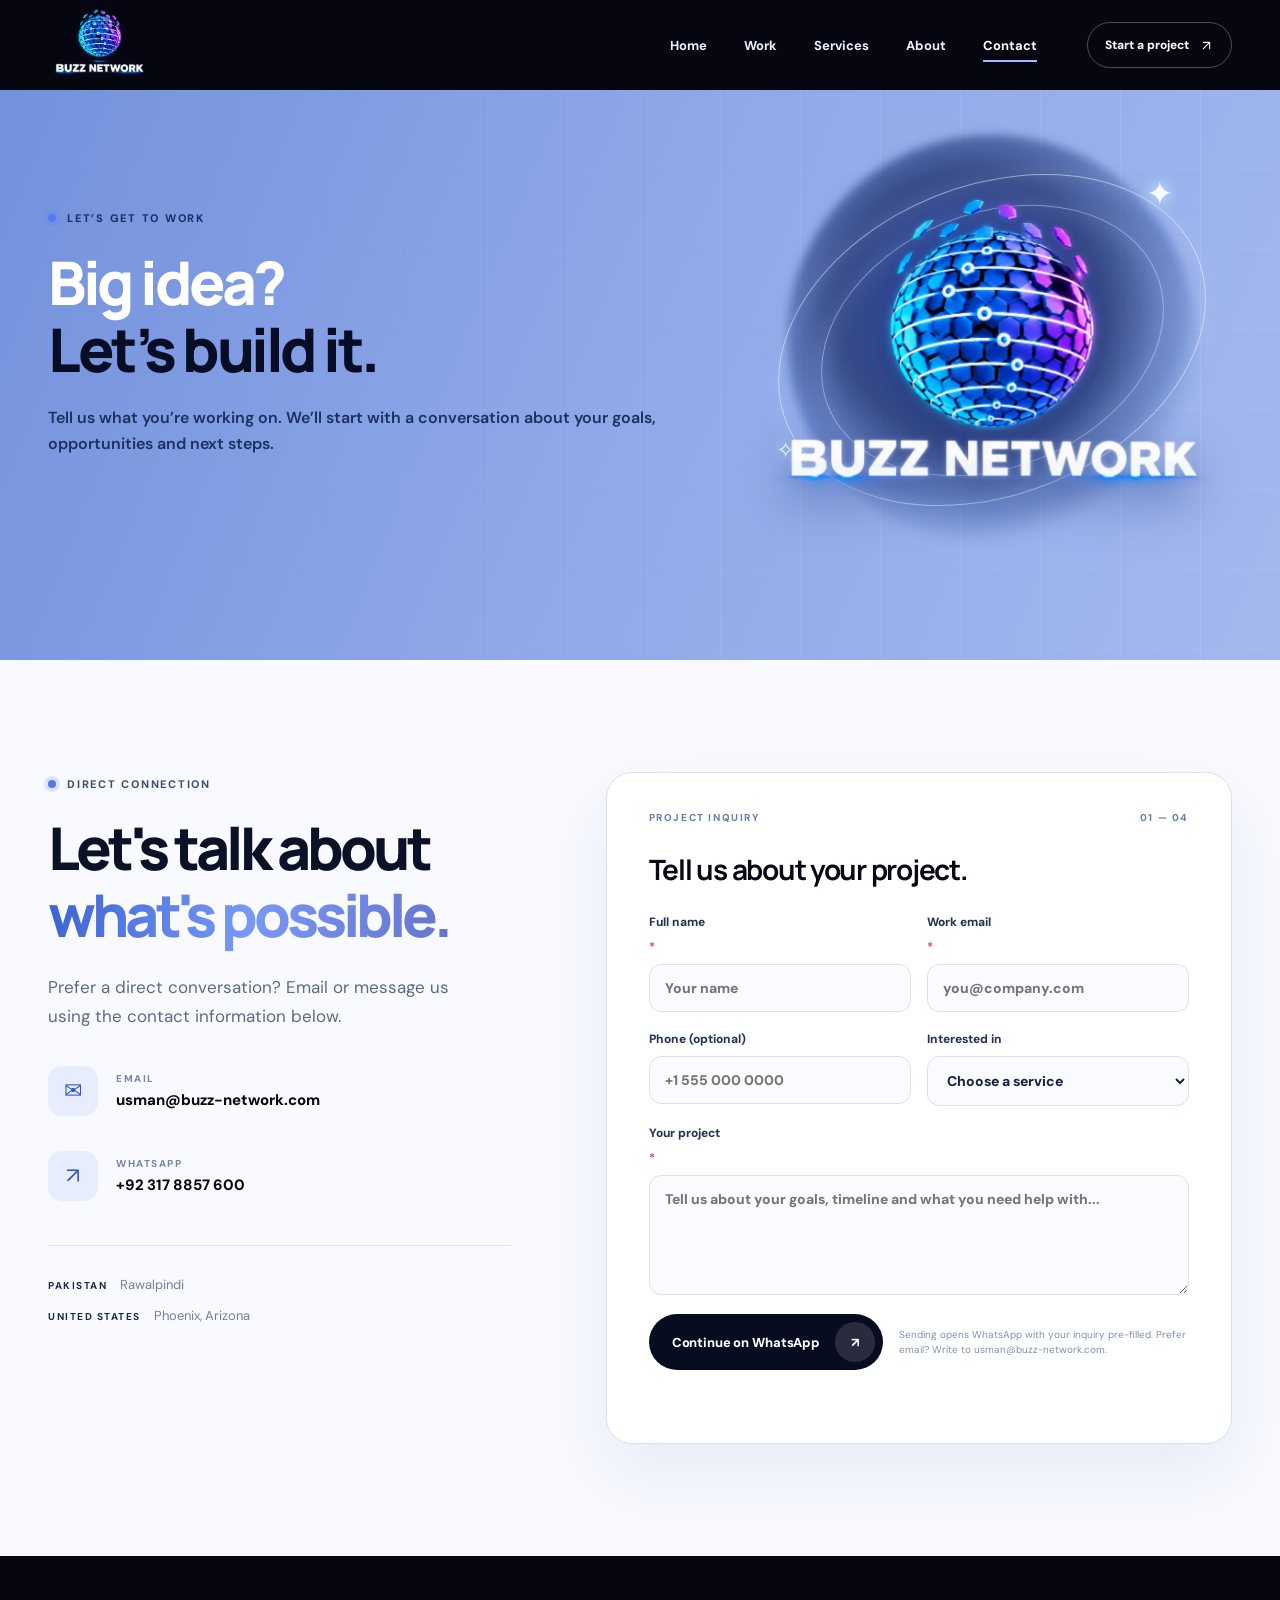
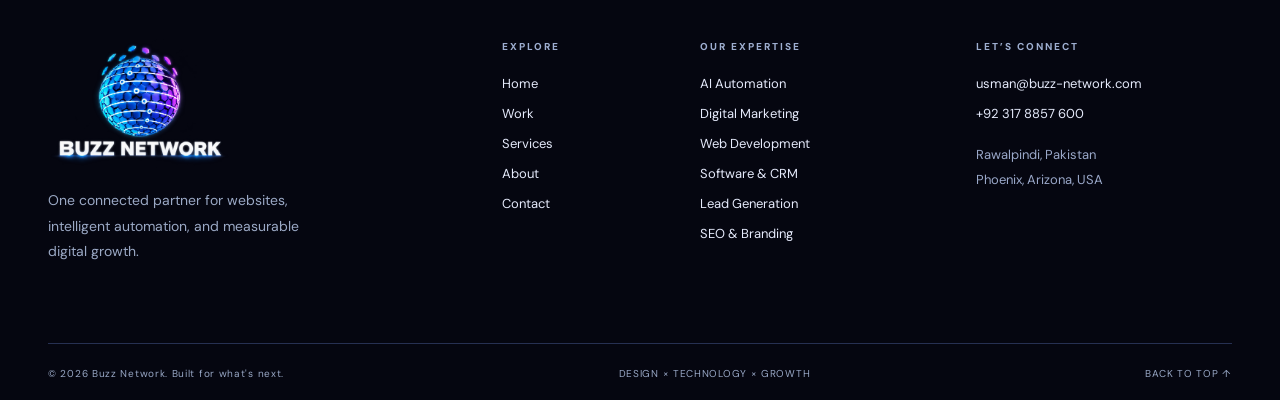
<file: contact.html>
<!doctype html><html lang="en"><head><meta charset="utf-8"><meta name="viewport" content="width=device-width,initial-scale=1"><meta name="theme-color" content="#060816"><meta name="description" content="Start your next website, marketing or automation project with Buzz Network."><meta name="robots" content="index,follow"><title>Contact Us | Buzz Network</title><link rel="icon" href="assets/favicon.png"><link rel="preconnect" href="https://fonts.googleapis.com"><link rel="preconnect" href="https://fonts.gstatic.com" crossorigin><link href="https://fonts.googleapis.com/css2?family=DM+Sans:wght@400;500;600;700;800&family=Manrope:wght@400;500;600;700;800&display=swap" rel="stylesheet"><link rel="canonical" href="https://buzz-network.com/contact.html"><meta property="og:type" content="website"><meta property="og:site_name" content="Buzz Network"><meta property="og:title" content="Contact Us | Buzz Network"><meta property="og:description" content="Start your next website, marketing or automation project with Buzz Network."><meta property="og:url" content="https://buzz-network.com/contact.html"><meta property="og:image" content="https://buzz-network.com/assets/buzz-logo-full.webp"><meta name="twitter:card" content="summary"><meta name="twitter:title" content="Contact Us | Buzz Network"><meta name="twitter:description" content="Start your next website, marketing or automation project with Buzz Network."><link rel="stylesheet" href="styles.css"><script src="app.js" defer></script></head><body id="top" class="page-contact"><a class="skip-link" href="#main">Skip to content</a><header class="site-header" id="site-header"><div class="container header__inner"><a class="brand" href="index.html" aria-label="Buzz Network home"><img src="assets/buzz-logo-nav.webp" alt="Buzz Network" width="105" height="78"></a><nav class="nav" aria-label="Primary navigation"><a href="index.html" class="nav__link ">Home</a><a href="work.html" class="nav__link ">Work</a><a href="services.html" class="nav__link ">Services</a><a href="about.html" class="nav__link ">About</a><a href="contact.html" class="nav__link is-active">Contact</a></nav><a class="header__cta" href="contact.html">Start a project <svg width="15" height="15" viewBox="0 0 24 24" fill="none" stroke="currentColor" stroke-width="1.7" stroke-linecap="round" stroke-linejoin="round" aria-hidden="true"><path d="M7 17 17 7M7 7h10v10"/></svg></a><button class="menu-toggle" id="menu-toggle" type="button" aria-expanded="false" aria-controls="mobile-menu" aria-label="Open navigation"><svg width="25" height="25" viewBox="0 0 24 24" fill="none" stroke="currentColor" stroke-width="1.7" stroke-linecap="round" stroke-linejoin="round" aria-hidden="true"><path d="M4 7h16M4 12h16M4 17h16"/></svg></button></div><div class="mega" id="services-mega" aria-label="Services quick links"><div class="container mega__inner"><span class="mega__label">EXPLORE CAPABILITIES</span><div class="mega__grid"><a href="ai-automation.html" class="mega__item"><span class="mega__icon"><svg width="20" height="20" viewBox="0 0 24 24" fill="none" stroke="currentColor" stroke-width="1.7" stroke-linecap="round" stroke-linejoin="round" aria-hidden="true"><path d="m12 3 1.7 5.3L19 10l-5.3 1.7L12 17l-1.7-5.3L5 10l5.3-1.7L12 3ZM19 17l.7 1.8L22 19.5l-2.3.7L19 22l-.7-1.8-2.3-.7 2.3-.7L19 17Z"/></svg></span><span><strong>AI Automation</strong><small>Intelligence</small></span><svg width="15" height="15" viewBox="0 0 24 24" fill="none" stroke="currentColor" stroke-width="1.7" stroke-linecap="round" stroke-linejoin="round" aria-hidden="true"><path d="M7 17 17 7M7 7h10v10"/></svg></a><a href="digital-marketing.html" class="mega__item"><span class="mega__icon"><svg width="20" height="20" viewBox="0 0 24 24" fill="none" stroke="currentColor" stroke-width="1.7" stroke-linecap="round" stroke-linejoin="round" aria-hidden="true"><circle cx="12" cy="12" r="9"/><circle cx="12" cy="12" r="5"/><circle cx="12" cy="12" r="1"/></svg></span><span><strong>Digital Marketing</strong><small>Acquisition</small></span><svg width="15" height="15" viewBox="0 0 24 24" fill="none" stroke="currentColor" stroke-width="1.7" stroke-linecap="round" stroke-linejoin="round" aria-hidden="true"><path d="M7 17 17 7M7 7h10v10"/></svg></a><a href="web-development.html" class="mega__item"><span class="mega__icon"><svg width="20" height="20" viewBox="0 0 24 24" fill="none" stroke="currentColor" stroke-width="1.7" stroke-linecap="round" stroke-linejoin="round" aria-hidden="true"><rect x="3" y="4" width="18" height="16" rx="2"/><path d="M3 9h18M7 6.5h.01M10 6.5h.01"/></svg></span><span><strong>Web Development</strong><small>Experiences</small></span><svg width="15" height="15" viewBox="0 0 24 24" fill="none" stroke="currentColor" stroke-width="1.7" stroke-linecap="round" stroke-linejoin="round" aria-hidden="true"><path d="M7 17 17 7M7 7h10v10"/></svg></a><a href="software-development.html" class="mega__item"><span class="mega__icon"><svg width="20" height="20" viewBox="0 0 24 24" fill="none" stroke="currentColor" stroke-width="1.7" stroke-linecap="round" stroke-linejoin="round" aria-hidden="true"><path d="m12 3 9 5-9 5-9-5 9-5ZM3 12l9 5 9-5M3 16l9 5 9-5"/></svg></span><span><strong>Software & CRM</strong><small>Systems</small></span><svg width="15" height="15" viewBox="0 0 24 24" fill="none" stroke="currentColor" stroke-width="1.7" stroke-linecap="round" stroke-linejoin="round" aria-hidden="true"><path d="M7 17 17 7M7 7h10v10"/></svg></a><a href="lead-generation.html" class="mega__item"><span class="mega__icon"><svg width="20" height="20" viewBox="0 0 24 24" fill="none" stroke="currentColor" stroke-width="1.7" stroke-linecap="round" stroke-linejoin="round" aria-hidden="true"><path d="M16 20v-2a4 4 0 0 0-4-4H6a4 4 0 0 0-4 4v2M9 10a4 4 0 1 0 0-8 4 4 0 0 0 0 8ZM22 20v-2a4 4 0 0 0-3-3.9M16 2.1a4 4 0 0 1 0 7.8"/></svg></span><span><strong>Lead Generation</strong><small>Pipeline</small></span><svg width="15" height="15" viewBox="0 0 24 24" fill="none" stroke="currentColor" stroke-width="1.7" stroke-linecap="round" stroke-linejoin="round" aria-hidden="true"><path d="M7 17 17 7M7 7h10v10"/></svg></a><a href="seo-branding.html" class="mega__item"><span class="mega__icon"><svg width="20" height="20" viewBox="0 0 24 24" fill="none" stroke="currentColor" stroke-width="1.7" stroke-linecap="round" stroke-linejoin="round" aria-hidden="true"><circle cx="10.5" cy="10.5" r="7.5"/><path d="m16 16 5 5"/></svg></span><span><strong>SEO & Branding</strong><small>Discovery</small></span><svg width="15" height="15" viewBox="0 0 24 24" fill="none" stroke="currentColor" stroke-width="1.7" stroke-linecap="round" stroke-linejoin="round" aria-hidden="true"><path d="M7 17 17 7M7 7h10v10"/></svg></a></div></div></div><nav class="mobile-menu" id="mobile-menu" aria-label="Mobile navigation" hidden><a href="index.html" class="nav__link ">Home</a><a href="work.html" class="nav__link ">Work</a><a href="services.html" class="nav__link ">Services</a><a href="about.html" class="nav__link ">About</a><a href="contact.html" class="nav__link is-active">Contact</a><div class="mobile-menu__label">OUR SPECIALTIES</div><a href="ai-automation.html">AI Automation</a><a href="digital-marketing.html">Digital Marketing</a><a href="web-development.html">Web Development</a><a href="software-development.html">Software & CRM</a><a href="lead-generation.html">Lead Generation</a><a href="seo-branding.html">SEO & Branding</a></nav></header><main id="main"><section class="page-hero page-hero--lavender"><div class="page-hero__grid" aria-hidden="true"></div><div class="container page-hero__inner"><div class="page-hero__content"><div class="eyebrow"><i class="eyebrow__dot"></i>LET’S GET TO WORK</div><h1 class="display page-hero__title reveal">Big idea?<br><span class="text-ink">Let’s build it.</span></h1><p class="page-hero__intro reveal">Tell us what you’re working on. We’ll start with a conversation about your goals, opportunities and next steps.</p></div><div class="page-hero__visual" aria-label="Animated Buzz Network logo"><div class="page-hero__aura" aria-hidden="true"></div><span class="page-hero__ring page-hero__ring--outer" aria-hidden="true"></span><span class="page-hero__ring page-hero__ring--inner" aria-hidden="true"></span><span class="page-hero__spark page-hero__spark--one" aria-hidden="true">✦</span><span class="page-hero__spark page-hero__spark--two" aria-hidden="true">✧</span><img class="page-hero__brand" src="assets/buzz-logo-full.webp" alt="Buzz Network" width="1000" height="805" loading="eager" decoding="async"></div></div></section><section class="section contact-section"><div class="container contact-grid"><div class="contact-info reveal"><div class="eyebrow"><i class="eyebrow__dot"></i>DIRECT CONNECTION</div><h2 class="display">Let's talk about<br><span class="text-gradient">what's possible.</span></h2><p>Prefer a direct conversation? Email or message us using the contact information below.</p><div class="contact-method"><span class="contact-method__icon">✉</span><div><small>EMAIL</small><a href="mailto:usman@buzz-network.com">usman@buzz-network.com</a></div></div><div class="contact-method"><span class="contact-method__icon">↗</span><div><small>WHATSAPP</small><a href="https://wa.me/923178857600" target="_blank" rel="noopener">+92 317 8857 600</a></div></div><div class="contact-locations"><span><strong>PAKISTAN</strong> Rawalpindi</span><span><strong>UNITED STATES</strong> Phoenix, Arizona</span></div></div><form class="contact-form reveal" id="contact-form" novalidate><div class="form-heading"><span>PROJECT INQUIRY</span><span>01 — 04</span></div><h3>Tell us about your project.</h3><div class="form-row"><label>Full name <strong>*</strong><input type="text" name="name" minlength="2" maxlength="120" placeholder="Your name" autocomplete="name" required></label><label>Work email <strong>*</strong><input type="email" name="email" maxlength="254" placeholder="you@company.com" autocomplete="email" required></label></div><div class="form-row"><label>Phone (optional)<input type="tel" name="phone" maxlength="45" placeholder="+1 555 000 0000" autocomplete="tel"></label><label>Interested in<select name="service" required><option value="">Choose a service</option><option>AI Automation</option><option>Digital Marketing</option><option>Web Development</option><option>Software & CRM</option><option>Lead Generation</option><option>SEO & Branding</option><option>Not sure yet</option></select></label></div><label>Your project <strong>*</strong><textarea name="message" rows="5" minlength="10" maxlength="3000" placeholder="Tell us about your goals, timeline and what you need help with..." required></textarea></label><label class="form-honeypot" aria-hidden="true">Website<input name="website" tabindex="-1" autocomplete="off"></label><div class="form-submit"><button class="button button--ink" type="submit"><span>Send project inquiry</span><span class="button__icon">↗</span></button><span>Sending opens WhatsApp with your inquiry pre-filled. Prefer email? Write to usman@buzz-network.com.</span></div><div class="form-status" id="form-status" role="status" aria-live="polite"></div></form></div></section></main><footer class="footer"><div class="container footer__top"><div><a href="index.html" class="footer__logo" aria-label="Buzz Network home"><img src="assets/buzz-logo-full.webp" alt="Buzz Network brand logo" loading="lazy" width="200" height="160"></a><p>One connected partner for websites, intelligent automation, and measurable digital growth.</p></div><div class="footer__links"><h3>EXPLORE</h3><a href="index.html">Home</a><a href="work.html">Work</a><a href="services.html">Services</a><a href="about.html">About</a><a href="contact.html">Contact</a></div><div class="footer__links"><h3>OUR EXPERTISE</h3><a href="ai-automation.html">AI Automation</a><a href="digital-marketing.html">Digital Marketing</a><a href="web-development.html">Web Development</a><a href="software-development.html">Software & CRM</a><a href="lead-generation.html">Lead Generation</a><a href="seo-branding.html">SEO & Branding</a></div><div class="footer__links footer__reach"><h3>LET’S CONNECT</h3><a href="mailto:usman@buzz-network.com">usman@buzz-network.com</a><a href="https://wa.me/923178857600" rel="noopener" target="_blank">+92 317 8857 600</a><small>Rawalpindi, Pakistan<br>Phoenix, Arizona, USA</small></div></div><div class="container footer__bottom"><span>© 2026 Buzz Network. Built for what's next.</span><span>DESIGN × TECHNOLOGY × GROWTH</span><a href="#top">BACK TO TOP ↑</a></div></footer></body></html>
</file>
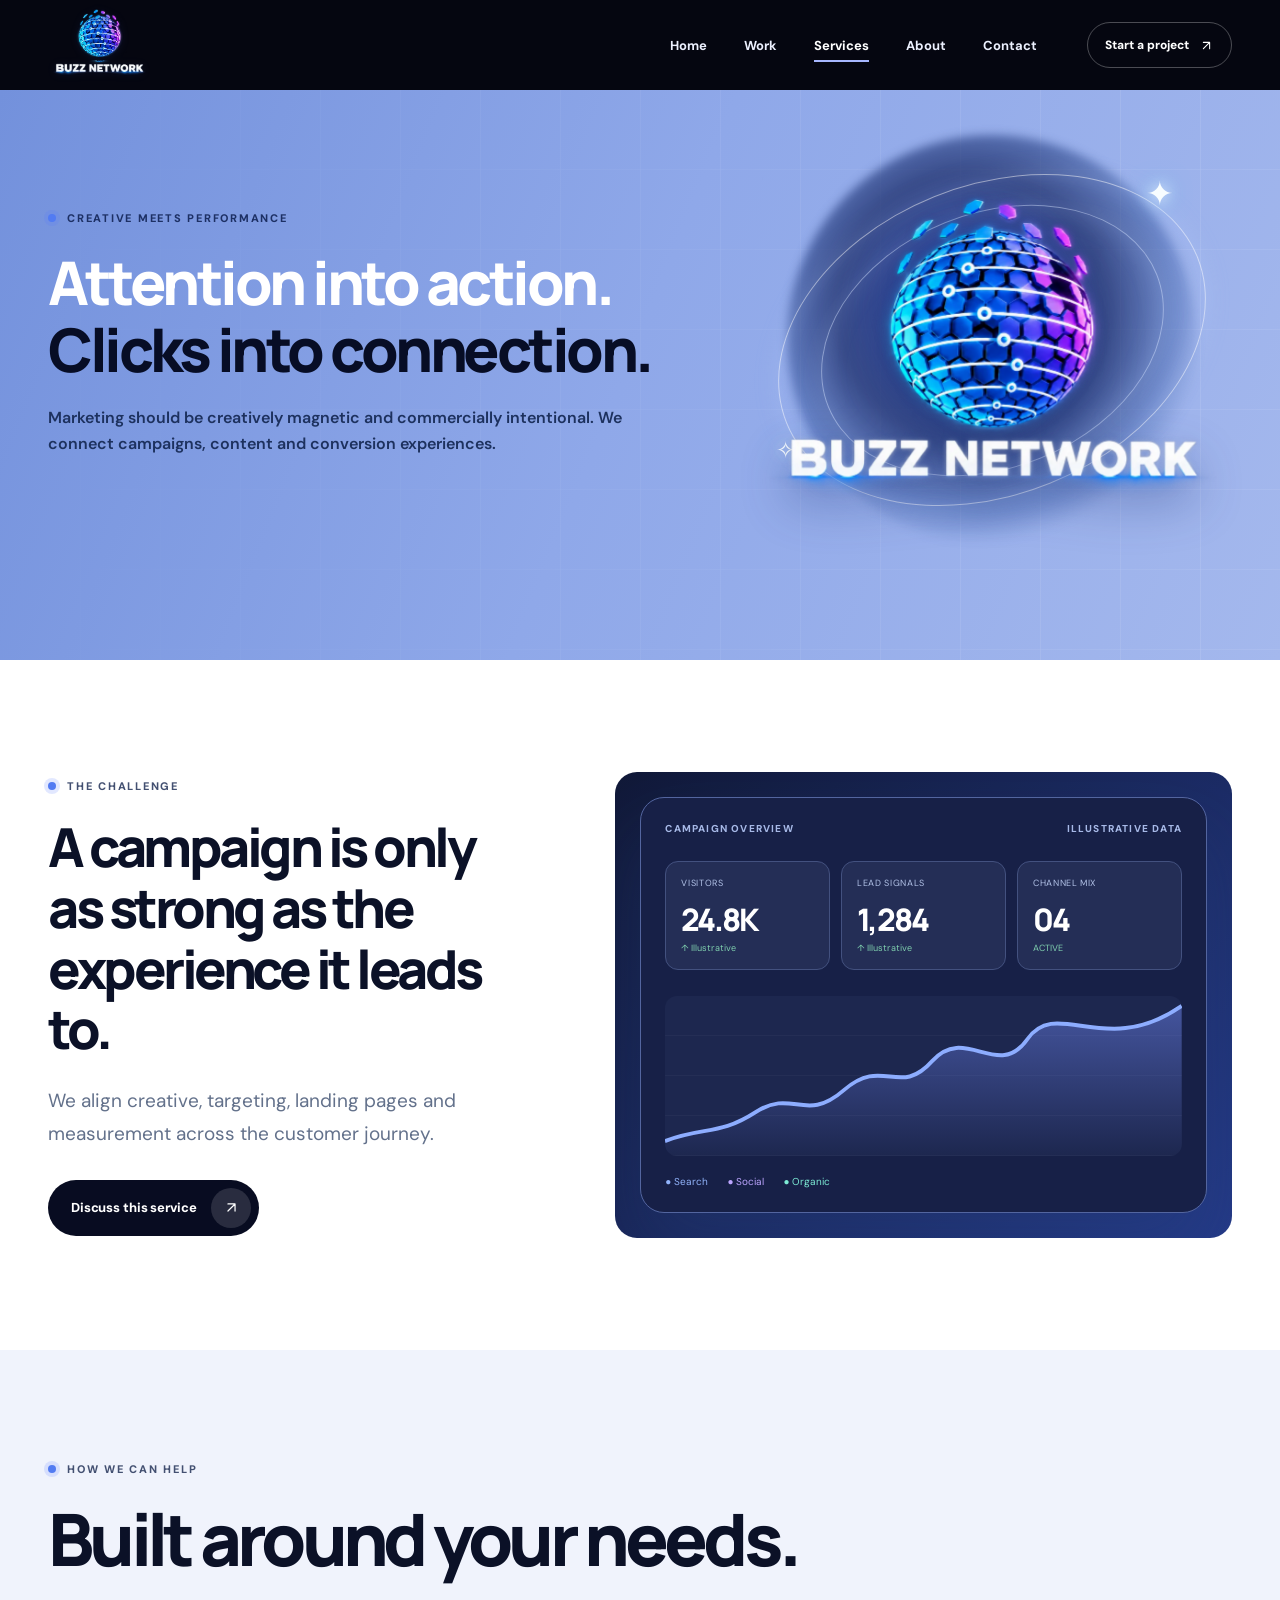
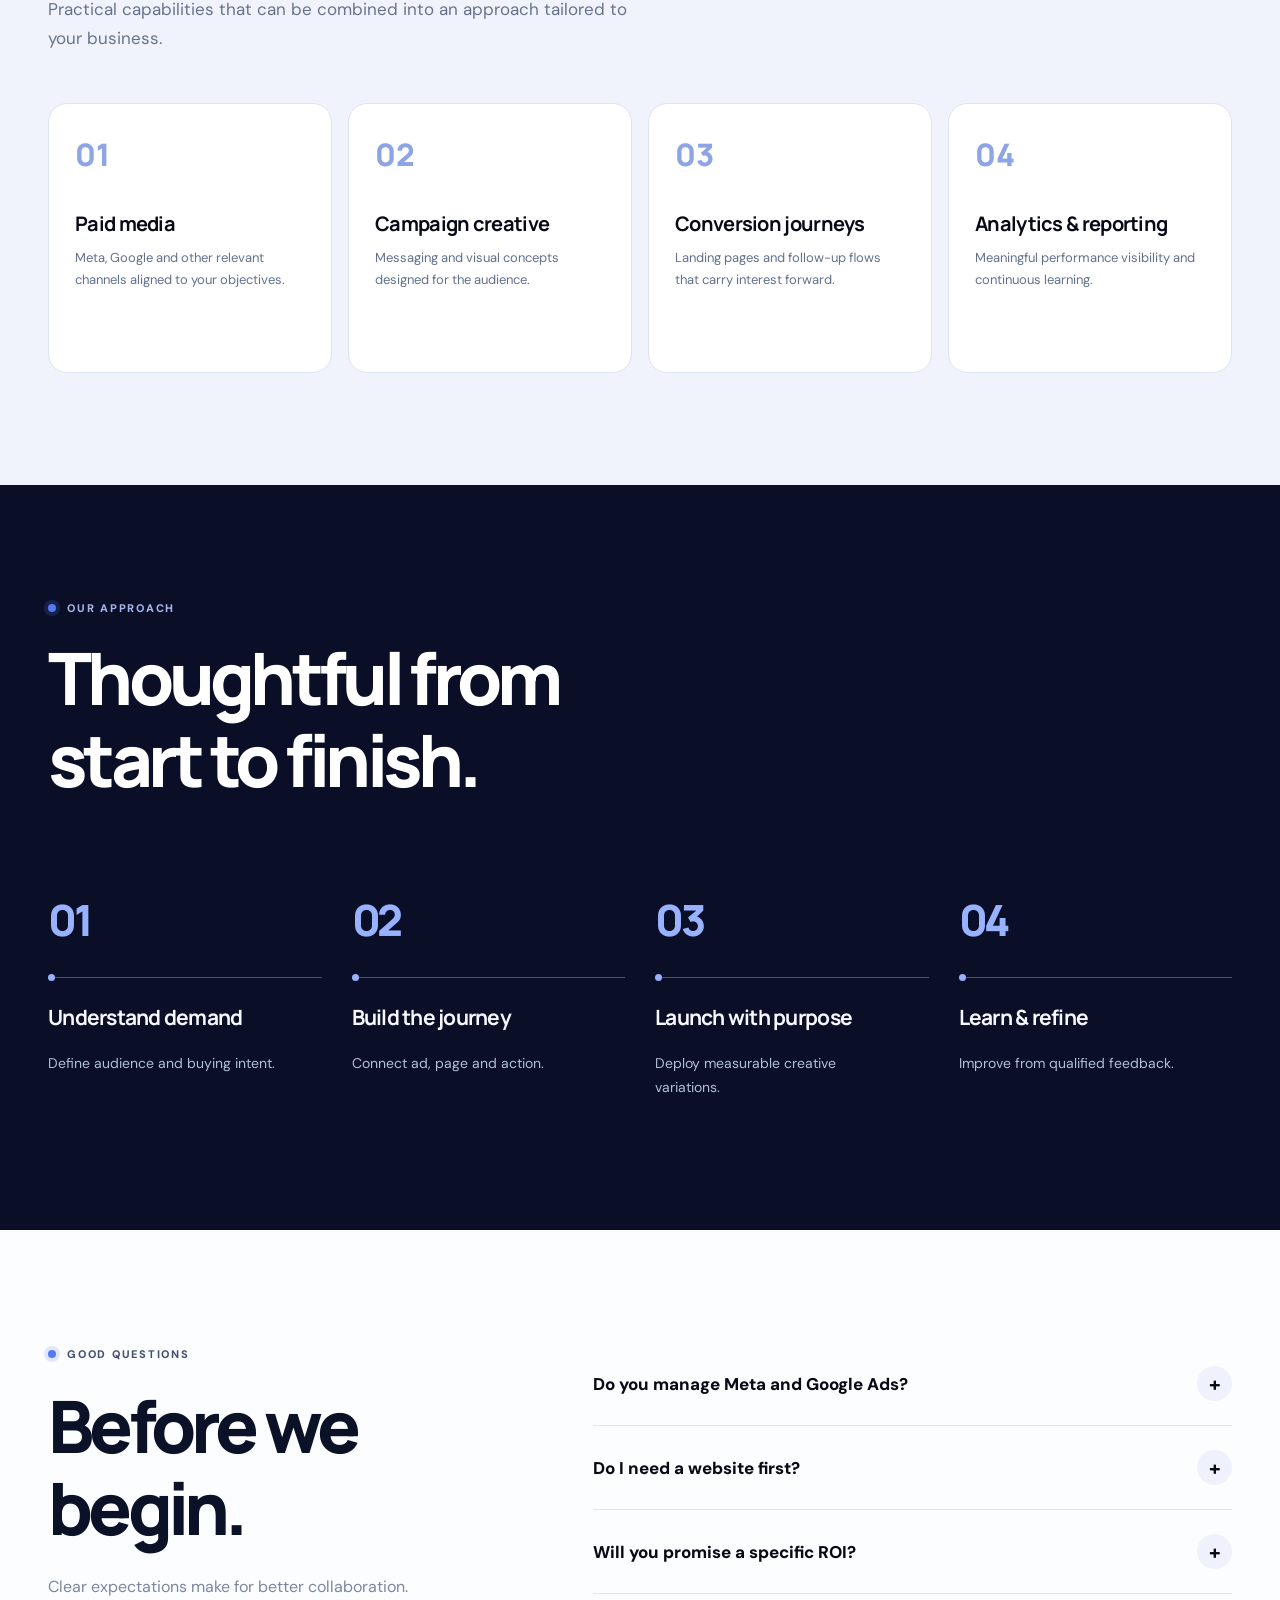
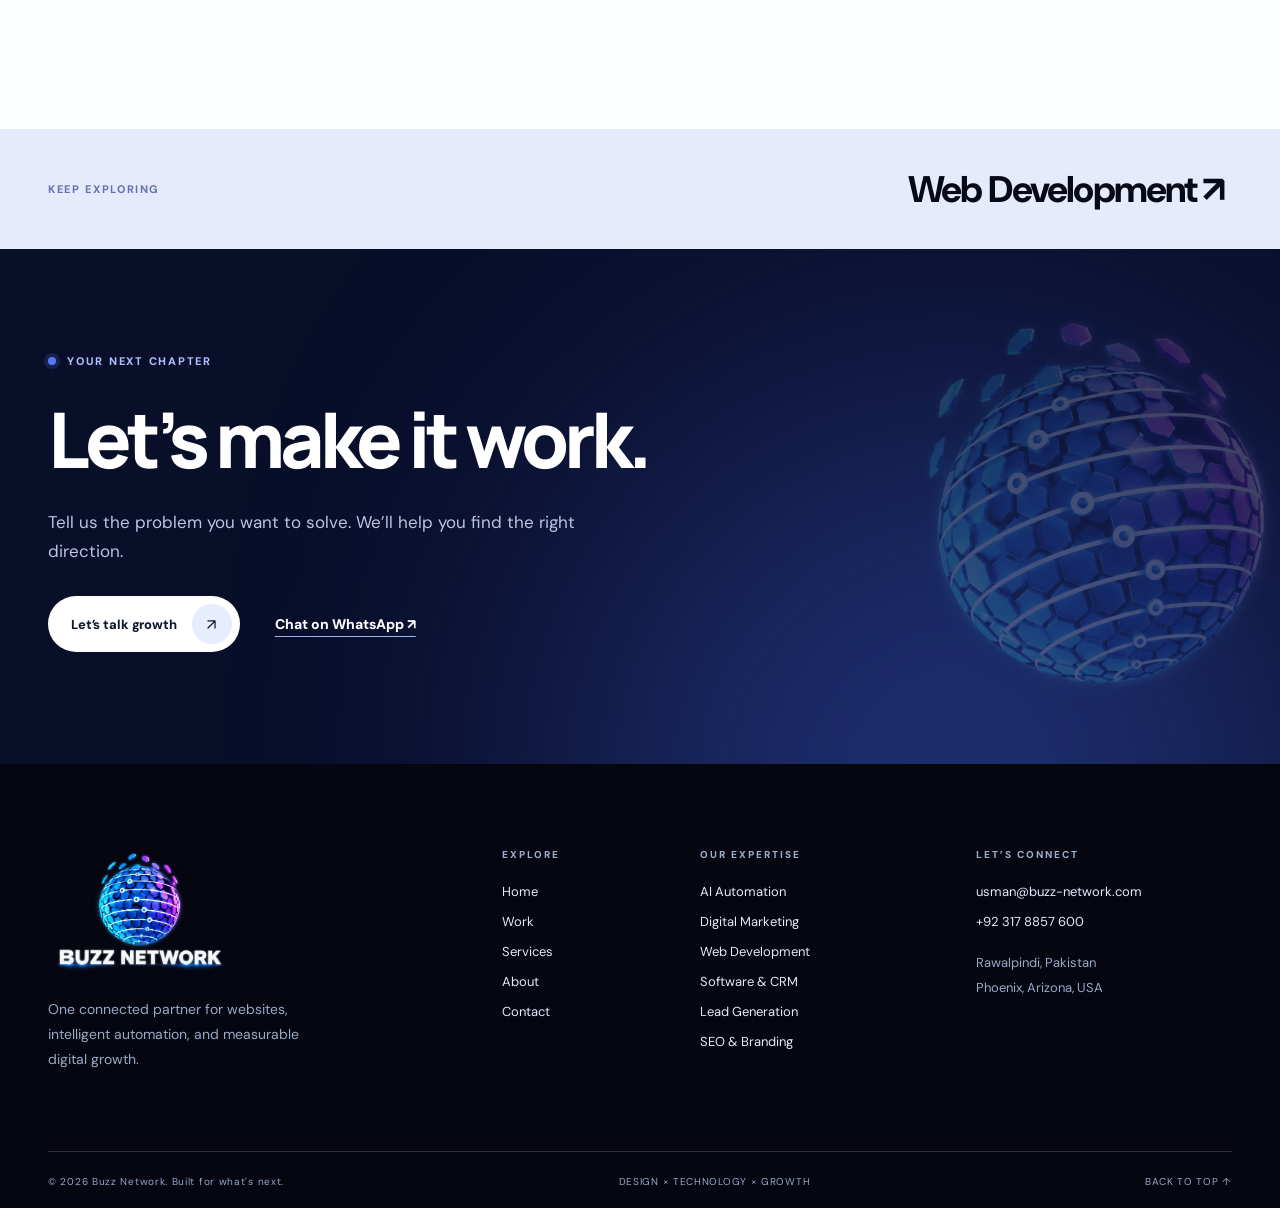
<file: digital-marketing.html>
<!doctype html><html lang="en"><head><meta charset="utf-8"><meta name="viewport" content="width=device-width,initial-scale=1"><meta name="theme-color" content="#060816"><meta name="description" content="Digital Marketing services by Buzz Network. Creative, paid media and conversion thinking built into one growth system."><meta name="robots" content="index,follow"><title>Digital Marketing Solutions | Buzz Network</title><link rel="icon" href="assets/favicon.png"><link rel="preconnect" href="https://fonts.googleapis.com"><link rel="preconnect" href="https://fonts.gstatic.com" crossorigin><link href="https://fonts.googleapis.com/css2?family=DM+Sans:wght@400;500;600;700;800&family=Manrope:wght@400;500;600;700;800&display=swap" rel="stylesheet"><link rel="canonical" href="https://buzz-network.com/digital-marketing.html"><meta property="og:type" content="website"><meta property="og:site_name" content="Buzz Network"><meta property="og:title" content="Digital Marketing Solutions | Buzz Network"><meta property="og:description" content="Digital Marketing services by Buzz Network. Creative, paid media and conversion thinking built into one growth system."><meta property="og:url" content="https://buzz-network.com/digital-marketing.html"><meta property="og:image" content="https://buzz-network.com/assets/buzz-logo-full.webp"><meta name="twitter:card" content="summary"><meta name="twitter:title" content="Digital Marketing Solutions | Buzz Network"><meta name="twitter:description" content="Digital Marketing services by Buzz Network. Creative, paid media and conversion thinking built into one growth system."><link rel="stylesheet" href="styles.css"><script src="app.js" defer></script></head><body id="top" class="page-services"><a class="skip-link" href="#main">Skip to content</a><header class="site-header" id="site-header"><div class="container header__inner"><a class="brand" href="index.html" aria-label="Buzz Network home"><img src="assets/buzz-logo-nav.webp" alt="Buzz Network" width="105" height="78"></a><nav class="nav" aria-label="Primary navigation"><a href="index.html" class="nav__link ">Home</a><a href="work.html" class="nav__link ">Work</a><a href="services.html" class="nav__link is-active">Services</a><a href="about.html" class="nav__link ">About</a><a href="contact.html" class="nav__link ">Contact</a></nav><a class="header__cta" href="contact.html">Start a project <svg width="15" height="15" viewBox="0 0 24 24" fill="none" stroke="currentColor" stroke-width="1.7" stroke-linecap="round" stroke-linejoin="round" aria-hidden="true"><path d="M7 17 17 7M7 7h10v10"/></svg></a><button class="menu-toggle" id="menu-toggle" type="button" aria-expanded="false" aria-controls="mobile-menu" aria-label="Open navigation"><svg width="25" height="25" viewBox="0 0 24 24" fill="none" stroke="currentColor" stroke-width="1.7" stroke-linecap="round" stroke-linejoin="round" aria-hidden="true"><path d="M4 7h16M4 12h16M4 17h16"/></svg></button></div><div class="mega" id="services-mega" aria-label="Services quick links"><div class="container mega__inner"><span class="mega__label">EXPLORE CAPABILITIES</span><div class="mega__grid"><a href="ai-automation.html" class="mega__item"><span class="mega__icon"><svg width="20" height="20" viewBox="0 0 24 24" fill="none" stroke="currentColor" stroke-width="1.7" stroke-linecap="round" stroke-linejoin="round" aria-hidden="true"><path d="m12 3 1.7 5.3L19 10l-5.3 1.7L12 17l-1.7-5.3L5 10l5.3-1.7L12 3ZM19 17l.7 1.8L22 19.5l-2.3.7L19 22l-.7-1.8-2.3-.7 2.3-.7L19 17Z"/></svg></span><span><strong>AI Automation</strong><small>Intelligence</small></span><svg width="15" height="15" viewBox="0 0 24 24" fill="none" stroke="currentColor" stroke-width="1.7" stroke-linecap="round" stroke-linejoin="round" aria-hidden="true"><path d="M7 17 17 7M7 7h10v10"/></svg></a><a href="digital-marketing.html" class="mega__item"><span class="mega__icon"><svg width="20" height="20" viewBox="0 0 24 24" fill="none" stroke="currentColor" stroke-width="1.7" stroke-linecap="round" stroke-linejoin="round" aria-hidden="true"><circle cx="12" cy="12" r="9"/><circle cx="12" cy="12" r="5"/><circle cx="12" cy="12" r="1"/></svg></span><span><strong>Digital Marketing</strong><small>Acquisition</small></span><svg width="15" height="15" viewBox="0 0 24 24" fill="none" stroke="currentColor" stroke-width="1.7" stroke-linecap="round" stroke-linejoin="round" aria-hidden="true"><path d="M7 17 17 7M7 7h10v10"/></svg></a><a href="web-development.html" class="mega__item"><span class="mega__icon"><svg width="20" height="20" viewBox="0 0 24 24" fill="none" stroke="currentColor" stroke-width="1.7" stroke-linecap="round" stroke-linejoin="round" aria-hidden="true"><rect x="3" y="4" width="18" height="16" rx="2"/><path d="M3 9h18M7 6.5h.01M10 6.5h.01"/></svg></span><span><strong>Web Development</strong><small>Experiences</small></span><svg width="15" height="15" viewBox="0 0 24 24" fill="none" stroke="currentColor" stroke-width="1.7" stroke-linecap="round" stroke-linejoin="round" aria-hidden="true"><path d="M7 17 17 7M7 7h10v10"/></svg></a><a href="software-development.html" class="mega__item"><span class="mega__icon"><svg width="20" height="20" viewBox="0 0 24 24" fill="none" stroke="currentColor" stroke-width="1.7" stroke-linecap="round" stroke-linejoin="round" aria-hidden="true"><path d="m12 3 9 5-9 5-9-5 9-5ZM3 12l9 5 9-5M3 16l9 5 9-5"/></svg></span><span><strong>Software & CRM</strong><small>Systems</small></span><svg width="15" height="15" viewBox="0 0 24 24" fill="none" stroke="currentColor" stroke-width="1.7" stroke-linecap="round" stroke-linejoin="round" aria-hidden="true"><path d="M7 17 17 7M7 7h10v10"/></svg></a><a href="lead-generation.html" class="mega__item"><span class="mega__icon"><svg width="20" height="20" viewBox="0 0 24 24" fill="none" stroke="currentColor" stroke-width="1.7" stroke-linecap="round" stroke-linejoin="round" aria-hidden="true"><path d="M16 20v-2a4 4 0 0 0-4-4H6a4 4 0 0 0-4 4v2M9 10a4 4 0 1 0 0-8 4 4 0 0 0 0 8ZM22 20v-2a4 4 0 0 0-3-3.9M16 2.1a4 4 0 0 1 0 7.8"/></svg></span><span><strong>Lead Generation</strong><small>Pipeline</small></span><svg width="15" height="15" viewBox="0 0 24 24" fill="none" stroke="currentColor" stroke-width="1.7" stroke-linecap="round" stroke-linejoin="round" aria-hidden="true"><path d="M7 17 17 7M7 7h10v10"/></svg></a><a href="seo-branding.html" class="mega__item"><span class="mega__icon"><svg width="20" height="20" viewBox="0 0 24 24" fill="none" stroke="currentColor" stroke-width="1.7" stroke-linecap="round" stroke-linejoin="round" aria-hidden="true"><circle cx="10.5" cy="10.5" r="7.5"/><path d="m16 16 5 5"/></svg></span><span><strong>SEO & Branding</strong><small>Discovery</small></span><svg width="15" height="15" viewBox="0 0 24 24" fill="none" stroke="currentColor" stroke-width="1.7" stroke-linecap="round" stroke-linejoin="round" aria-hidden="true"><path d="M7 17 17 7M7 7h10v10"/></svg></a></div></div></div><nav class="mobile-menu" id="mobile-menu" aria-label="Mobile navigation" hidden><a href="index.html" class="nav__link ">Home</a><a href="work.html" class="nav__link ">Work</a><a href="services.html" class="nav__link is-active">Services</a><a href="about.html" class="nav__link ">About</a><a href="contact.html" class="nav__link ">Contact</a><div class="mobile-menu__label">OUR SPECIALTIES</div><a href="ai-automation.html">AI Automation</a><a href="digital-marketing.html">Digital Marketing</a><a href="web-development.html">Web Development</a><a href="software-development.html">Software & CRM</a><a href="lead-generation.html">Lead Generation</a><a href="seo-branding.html">SEO & Branding</a></nav></header><main id="main"><section class="page-hero page-hero--lavender"><div class="page-hero__grid" aria-hidden="true"></div><div class="container page-hero__inner"><div class="page-hero__content"><div class="eyebrow"><i class="eyebrow__dot"></i>CREATIVE MEETS PERFORMANCE</div><h1 class="display page-hero__title reveal">Attention into action.<br><span class="text-ink">Clicks into connection.</span></h1><p class="page-hero__intro reveal">Marketing should be creatively magnetic and commercially intentional. We connect campaigns, content and conversion experiences.</p></div><div class="page-hero__visual" aria-label="Animated Buzz Network logo"><div class="page-hero__aura" aria-hidden="true"></div><span class="page-hero__ring page-hero__ring--outer" aria-hidden="true"></span><span class="page-hero__ring page-hero__ring--inner" aria-hidden="true"></span><span class="page-hero__spark page-hero__spark--one" aria-hidden="true">✦</span><span class="page-hero__spark page-hero__spark--two" aria-hidden="true">✧</span><img class="page-hero__brand" src="assets/buzz-logo-full.webp" alt="Buzz Network" width="1000" height="805" loading="eager" decoding="async"></div></div></section><section class="section service-narrative"><div class="container service-narrative__grid"><div><div class="eyebrow"><i class="eyebrow__dot"></i>THE CHALLENGE</div><h2 class="display reveal">A campaign is only as strong as the experience it leads to.</h2><p class="service-narrative__summary">We align creative, targeting, landing pages and measurement across the customer journey.</p><a class="button button--ink" href="contact.html"><span>Discuss this service</span><span class="button__icon"><svg width="17" height="17" viewBox="0 0 24 24" fill="none" stroke="currentColor" stroke-width="1.7" stroke-linecap="round" stroke-linejoin="round" aria-hidden="true"><path d="M7 17 17 7M7 7h10v10"/></svg></span></a></div><div class="service-narrative__visual reveal"><div class="analytics-ui" aria-label="Illustrative marketing dashboard"><div class="analytics-ui__top"><span>CAMPAIGN OVERVIEW</span><span>ILLUSTRATIVE DATA</span></div><div class="analytics-ui__metrics"><div><small>VISITORS</small><b>24.8K</b><em>↑ Illustrative</em></div><div><small>LEAD SIGNALS</small><b>1,284</b><em>↑ Illustrative</em></div><div><small>CHANNEL MIX</small><b>04</b><em>ACTIVE</em></div></div><div class="analytics-ui__chart"><div class="chart-lines"></div><svg viewBox="0 0 580 160" preserveAspectRatio="none" aria-hidden="true"><defs><linearGradient id="areaFill" x1="0" x2="0" y1="0" y2="1"><stop stop-color="#728afa" stop-opacity=".46"/><stop offset="1" stop-color="#728afa" stop-opacity="0"/></linearGradient></defs><path d="M0 145 C45 130 60 140 102 116 S157 128 201 94 S263 102 300 65 S374 85 407 43 S494 63 580 10 L580 160 L0 160 Z" fill="url(#areaFill)"/><path class="chart-stroke" d="M0 145 C45 130 60 140 102 116 S157 128 201 94 S263 102 300 65 S374 85 407 43 S494 63 580 10" fill="none" stroke="#8dadff" stroke-width="4"/></svg></div><div class="analytics-ui__bottom"><span class="channel-pill">● Search</span><span class="channel-pill">● Social</span><span class="channel-pill">● Organic</span></div></div></div></div></section><section class="section section--cloud"><div class="container"><div class="section-head"><div class="eyebrow"><i class="eyebrow__dot"></i>HOW WE CAN HELP</div><h2 class="display reveal">Built around your needs.</h2><p class="section-head__desc">Practical capabilities that can be combined into an approach tailored to your business.</p></div><div class="detail-grid"><article class="detail-card reveal"><span>01</span><h3>Paid media</h3><p>Meta, Google and other relevant channels aligned to your objectives.</p></article><article class="detail-card reveal"><span>02</span><h3>Campaign creative</h3><p>Messaging and visual concepts designed for the audience.</p></article><article class="detail-card reveal"><span>03</span><h3>Conversion journeys</h3><p>Landing pages and follow-up flows that carry interest forward.</p></article><article class="detail-card reveal"><span>04</span><h3>Analytics & reporting</h3><p>Meaningful performance visibility and continuous learning.</p></article></div></div></section><section class="section section--ink methodology"><div class="container"><div class="section-head section-head--dark"><div class="eyebrow"><i class="eyebrow__dot"></i>OUR APPROACH</div><h2 class="display display--white reveal">Thoughtful from<br>start to finish.</h2></div><div class="method-grid"><div class="method-item reveal"><span>01</span><div class="method-item__line"></div><h3>Understand demand</h3><p>Define audience and buying intent.</p></div><div class="method-item reveal"><span>02</span><div class="method-item__line"></div><h3>Build the journey</h3><p>Connect ad, page and action.</p></div><div class="method-item reveal"><span>03</span><div class="method-item__line"></div><h3>Launch with purpose</h3><p>Deploy measurable creative variations.</p></div><div class="method-item reveal"><span>04</span><div class="method-item__line"></div><h3>Learn & refine</h3><p>Improve from qualified feedback.</p></div></div></div></section><section class="section faq-section"><div class="container faq-grid"><div><div class="eyebrow"><i class="eyebrow__dot"></i>GOOD QUESTIONS</div><h2 class="display reveal">Before we begin.</h2><p>Clear expectations make for better collaboration.</p></div><div class="faq-list"><details class="faq-item"><summary>Do you manage Meta and Google Ads?<span>+</span></summary><p>Yes. Paid social and search campaign services can be included according to your goals and ad accounts.</p></details><details class="faq-item"><summary>Do I need a website first?<span>+</span></summary><p>A clear conversion destination is recommended. We can review and improve your existing site or plan a new landing page.</p></details><details class="faq-item"><summary>Will you promise a specific ROI?<span>+</span></summary><p>No credible agency should guarantee an outcome without evidence. We establish goals, tracking and an optimization plan.</p></details></div></div></section><section class="next-service"><div class="container"><span>KEEP EXPLORING</span><a href="web-development.html">Web Development <span>↗</span></a></div></section><section class="closing-cta"><div class="closing-cta__glow"></div><div class="container closing-cta__inner"><div class="eyebrow"><i class="eyebrow__dot"></i>YOUR NEXT CHAPTER</div><h2 class="display display--white">Let’s make it work.</h2><p>Tell us the problem you want to solve. We’ll help you find the right direction.</p><div class="closing-cta__actions"><a class="button button--light" href="contact.html"><span>Let’s talk growth</span><span class="button__icon"><svg width="17" height="17" viewBox="0 0 24 24" fill="none" stroke="currentColor" stroke-width="1.7" stroke-linecap="round" stroke-linejoin="round" aria-hidden="true"><path d="M7 17 17 7M7 7h10v10"/></svg></span></a><a class="text-link text-link--light" href="https://wa.me/923178857600" target="_blank" rel="noopener">Chat on WhatsApp ↗</a></div><img class="closing-cta__mark" src="assets/buzz-mark.webp" loading="lazy" alt="" aria-hidden="true"></div></section></main><footer class="footer"><div class="container footer__top"><div><a href="index.html" class="footer__logo" aria-label="Buzz Network home"><img src="assets/buzz-logo-full.webp" alt="Buzz Network brand logo" loading="lazy" width="200" height="160"></a><p>One connected partner for websites, intelligent automation, and measurable digital growth.</p></div><div class="footer__links"><h3>EXPLORE</h3><a href="index.html">Home</a><a href="work.html">Work</a><a href="services.html">Services</a><a href="about.html">About</a><a href="contact.html">Contact</a></div><div class="footer__links"><h3>OUR EXPERTISE</h3><a href="ai-automation.html">AI Automation</a><a href="digital-marketing.html">Digital Marketing</a><a href="web-development.html">Web Development</a><a href="software-development.html">Software & CRM</a><a href="lead-generation.html">Lead Generation</a><a href="seo-branding.html">SEO & Branding</a></div><div class="footer__links footer__reach"><h3>LET’S CONNECT</h3><a href="mailto:usman@buzz-network.com">usman@buzz-network.com</a><a href="https://wa.me/923178857600" rel="noopener" target="_blank">+92 317 8857 600</a><small>Rawalpindi, Pakistan<br>Phoenix, Arizona, USA</small></div></div><div class="container footer__bottom"><span>© 2026 Buzz Network. Built for what's next.</span><span>DESIGN × TECHNOLOGY × GROWTH</span><a href="#top">BACK TO TOP ↑</a></div></footer></body></html>
</file>
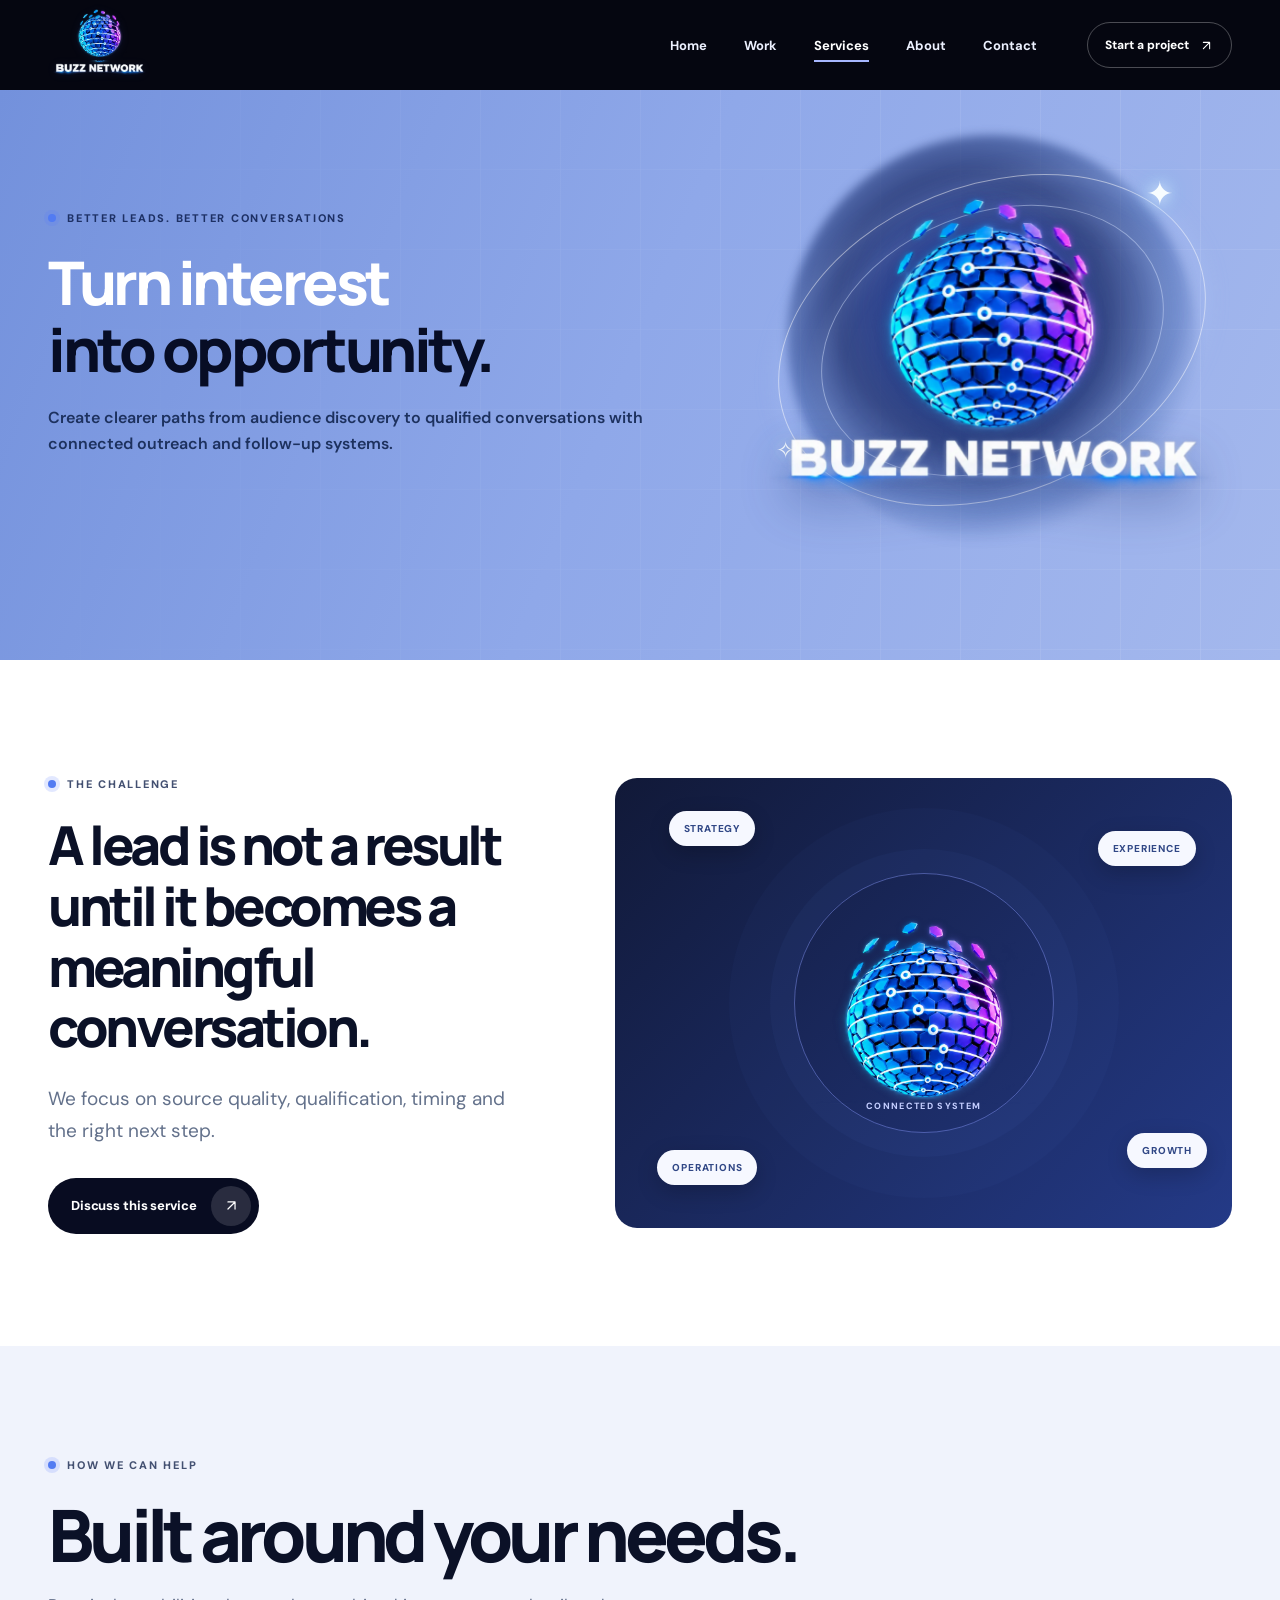
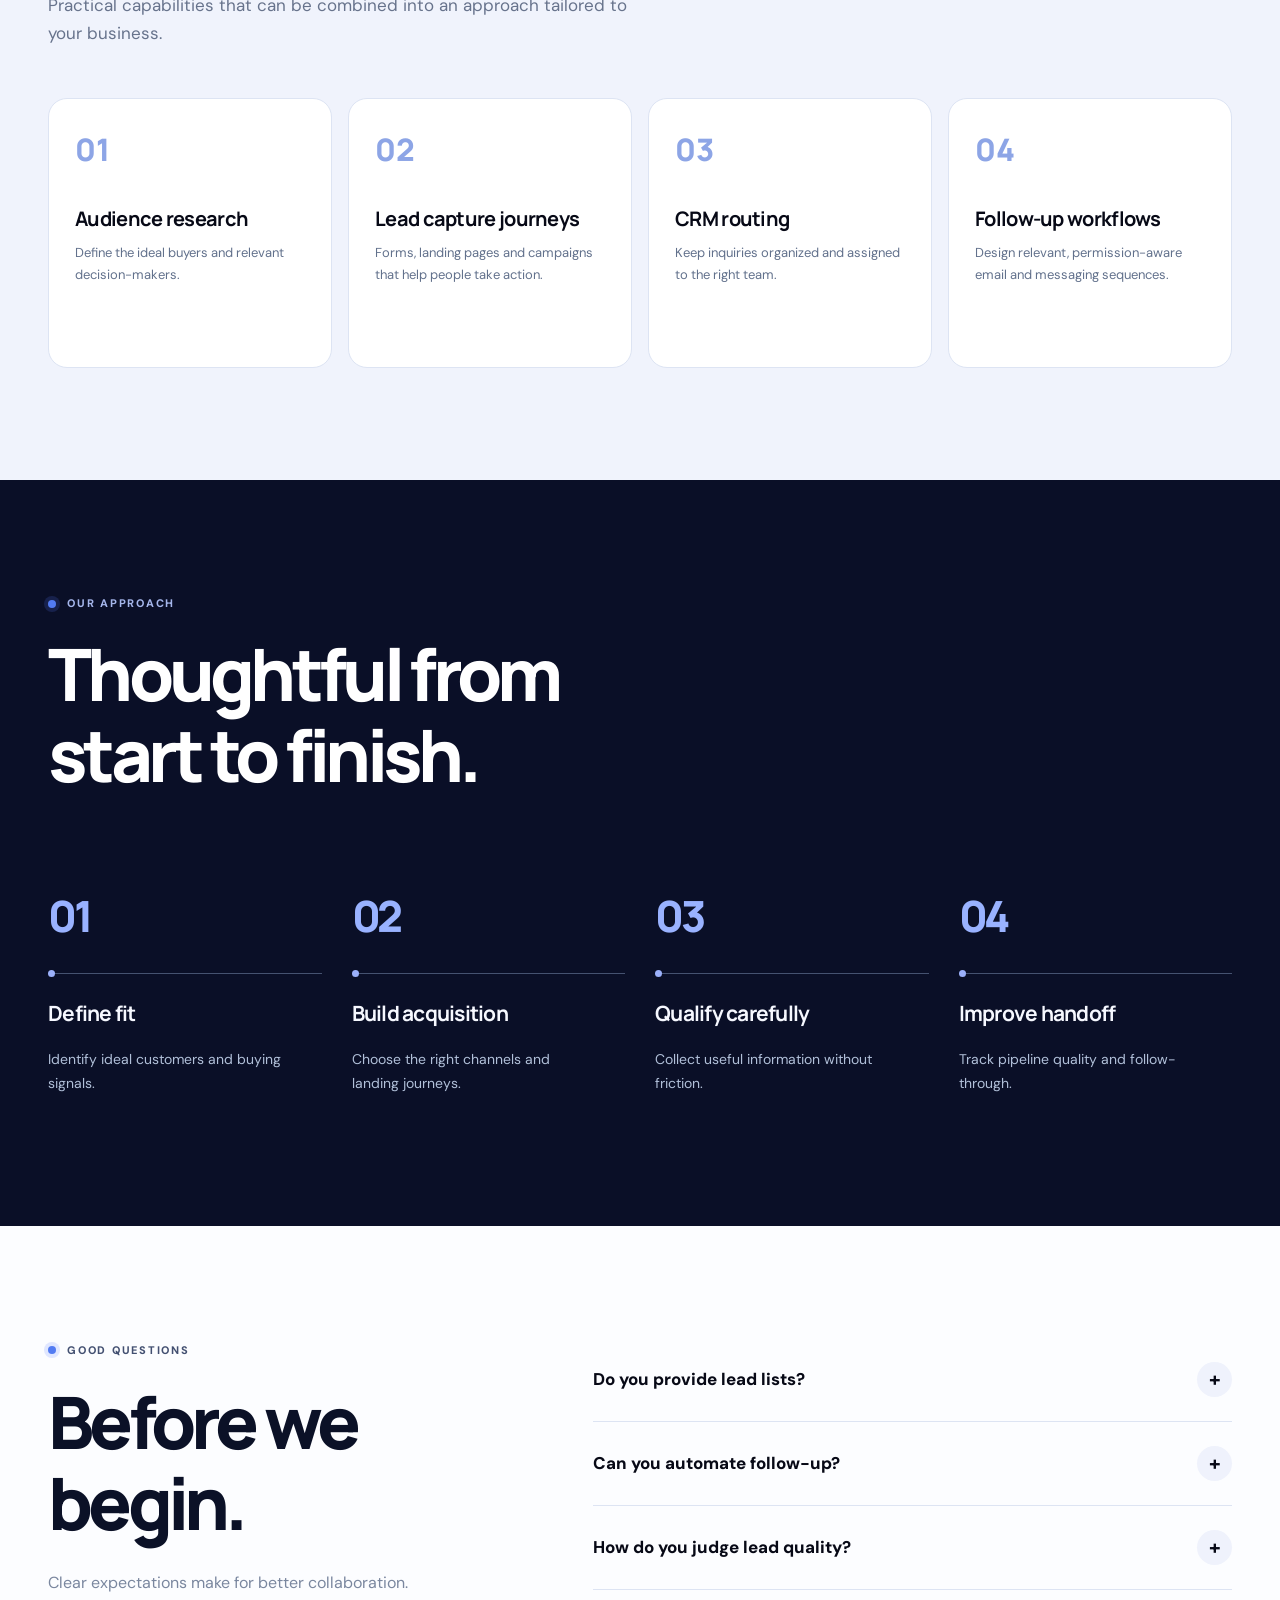
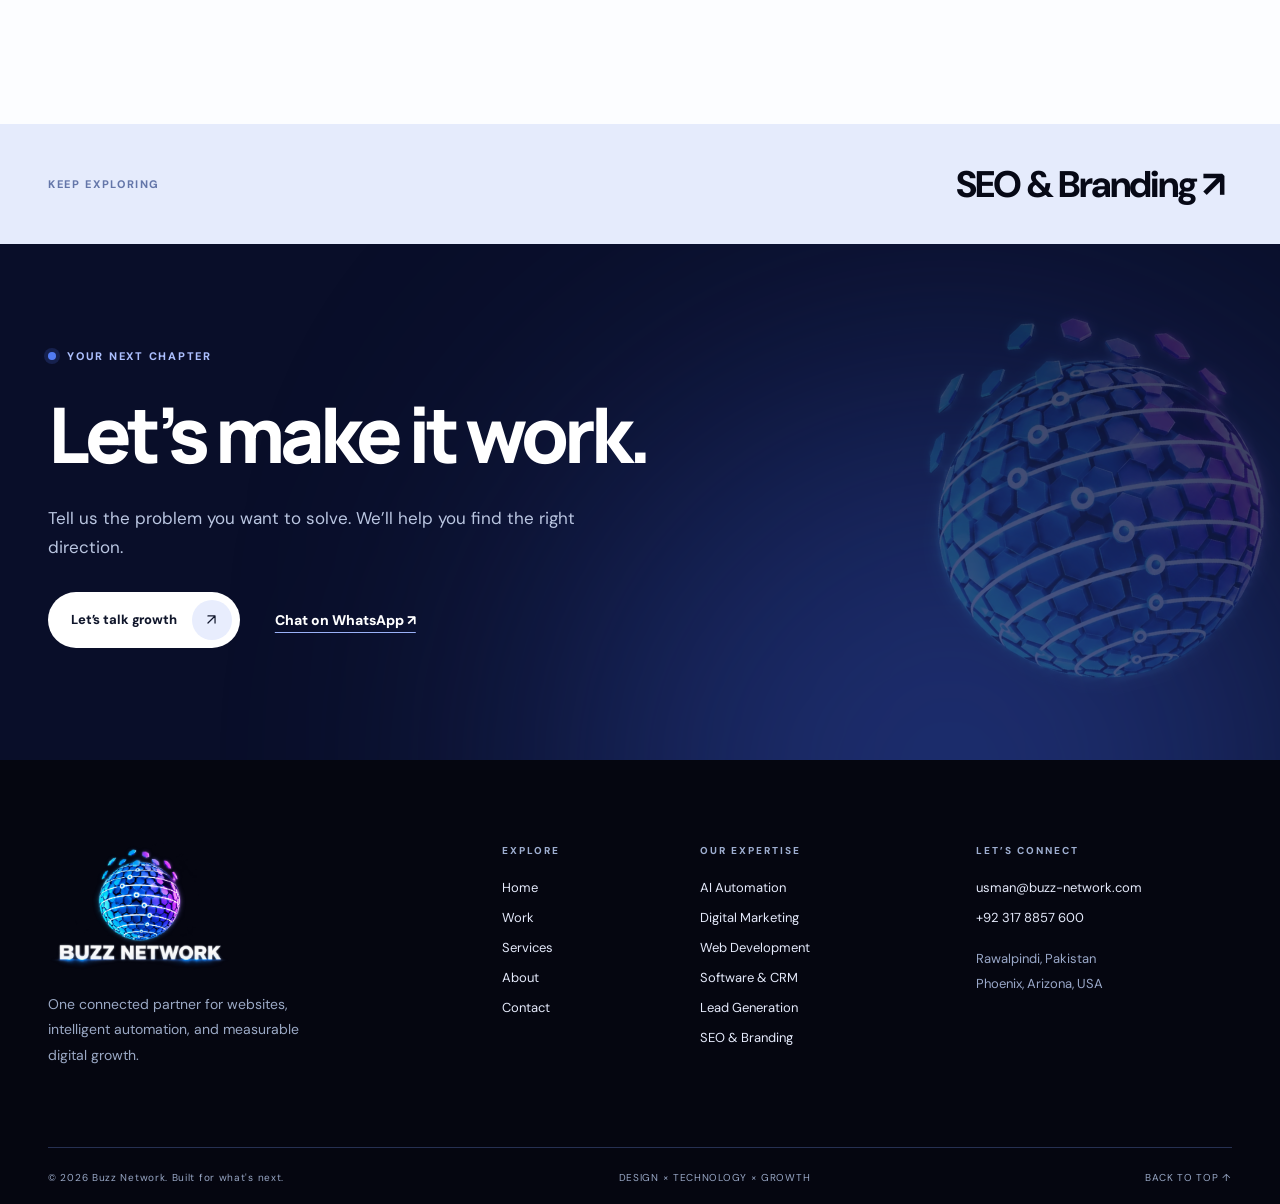
<file: lead-generation.html>
<!doctype html><html lang="en"><head><meta charset="utf-8"><meta name="viewport" content="width=device-width,initial-scale=1"><meta name="theme-color" content="#060816"><meta name="description" content="Lead Generation services by Buzz Network. Smarter acquisition and follow-up journeys from discovery to conversation."><meta name="robots" content="index,follow"><title>Lead Generation Solutions | Buzz Network</title><link rel="icon" href="assets/favicon.png"><link rel="preconnect" href="https://fonts.googleapis.com"><link rel="preconnect" href="https://fonts.gstatic.com" crossorigin><link href="https://fonts.googleapis.com/css2?family=DM+Sans:wght@400;500;600;700;800&family=Manrope:wght@400;500;600;700;800&display=swap" rel="stylesheet"><link rel="canonical" href="https://buzz-network.com/lead-generation.html"><meta property="og:type" content="website"><meta property="og:site_name" content="Buzz Network"><meta property="og:title" content="Lead Generation Solutions | Buzz Network"><meta property="og:description" content="Lead Generation services by Buzz Network. Smarter acquisition and follow-up journeys from discovery to conversation."><meta property="og:url" content="https://buzz-network.com/lead-generation.html"><meta property="og:image" content="https://buzz-network.com/assets/buzz-logo-full.webp"><meta name="twitter:card" content="summary"><meta name="twitter:title" content="Lead Generation Solutions | Buzz Network"><meta name="twitter:description" content="Lead Generation services by Buzz Network. Smarter acquisition and follow-up journeys from discovery to conversation."><link rel="stylesheet" href="styles.css"><script src="app.js" defer></script></head><body id="top" class="page-services"><a class="skip-link" href="#main">Skip to content</a><header class="site-header" id="site-header"><div class="container header__inner"><a class="brand" href="index.html" aria-label="Buzz Network home"><img src="assets/buzz-logo-nav.webp" alt="Buzz Network" width="105" height="78"></a><nav class="nav" aria-label="Primary navigation"><a href="index.html" class="nav__link ">Home</a><a href="work.html" class="nav__link ">Work</a><a href="services.html" class="nav__link is-active">Services</a><a href="about.html" class="nav__link ">About</a><a href="contact.html" class="nav__link ">Contact</a></nav><a class="header__cta" href="contact.html">Start a project <svg width="15" height="15" viewBox="0 0 24 24" fill="none" stroke="currentColor" stroke-width="1.7" stroke-linecap="round" stroke-linejoin="round" aria-hidden="true"><path d="M7 17 17 7M7 7h10v10"/></svg></a><button class="menu-toggle" id="menu-toggle" type="button" aria-expanded="false" aria-controls="mobile-menu" aria-label="Open navigation"><svg width="25" height="25" viewBox="0 0 24 24" fill="none" stroke="currentColor" stroke-width="1.7" stroke-linecap="round" stroke-linejoin="round" aria-hidden="true"><path d="M4 7h16M4 12h16M4 17h16"/></svg></button></div><div class="mega" id="services-mega" aria-label="Services quick links"><div class="container mega__inner"><span class="mega__label">EXPLORE CAPABILITIES</span><div class="mega__grid"><a href="ai-automation.html" class="mega__item"><span class="mega__icon"><svg width="20" height="20" viewBox="0 0 24 24" fill="none" stroke="currentColor" stroke-width="1.7" stroke-linecap="round" stroke-linejoin="round" aria-hidden="true"><path d="m12 3 1.7 5.3L19 10l-5.3 1.7L12 17l-1.7-5.3L5 10l5.3-1.7L12 3ZM19 17l.7 1.8L22 19.5l-2.3.7L19 22l-.7-1.8-2.3-.7 2.3-.7L19 17Z"/></svg></span><span><strong>AI Automation</strong><small>Intelligence</small></span><svg width="15" height="15" viewBox="0 0 24 24" fill="none" stroke="currentColor" stroke-width="1.7" stroke-linecap="round" stroke-linejoin="round" aria-hidden="true"><path d="M7 17 17 7M7 7h10v10"/></svg></a><a href="digital-marketing.html" class="mega__item"><span class="mega__icon"><svg width="20" height="20" viewBox="0 0 24 24" fill="none" stroke="currentColor" stroke-width="1.7" stroke-linecap="round" stroke-linejoin="round" aria-hidden="true"><circle cx="12" cy="12" r="9"/><circle cx="12" cy="12" r="5"/><circle cx="12" cy="12" r="1"/></svg></span><span><strong>Digital Marketing</strong><small>Acquisition</small></span><svg width="15" height="15" viewBox="0 0 24 24" fill="none" stroke="currentColor" stroke-width="1.7" stroke-linecap="round" stroke-linejoin="round" aria-hidden="true"><path d="M7 17 17 7M7 7h10v10"/></svg></a><a href="web-development.html" class="mega__item"><span class="mega__icon"><svg width="20" height="20" viewBox="0 0 24 24" fill="none" stroke="currentColor" stroke-width="1.7" stroke-linecap="round" stroke-linejoin="round" aria-hidden="true"><rect x="3" y="4" width="18" height="16" rx="2"/><path d="M3 9h18M7 6.5h.01M10 6.5h.01"/></svg></span><span><strong>Web Development</strong><small>Experiences</small></span><svg width="15" height="15" viewBox="0 0 24 24" fill="none" stroke="currentColor" stroke-width="1.7" stroke-linecap="round" stroke-linejoin="round" aria-hidden="true"><path d="M7 17 17 7M7 7h10v10"/></svg></a><a href="software-development.html" class="mega__item"><span class="mega__icon"><svg width="20" height="20" viewBox="0 0 24 24" fill="none" stroke="currentColor" stroke-width="1.7" stroke-linecap="round" stroke-linejoin="round" aria-hidden="true"><path d="m12 3 9 5-9 5-9-5 9-5ZM3 12l9 5 9-5M3 16l9 5 9-5"/></svg></span><span><strong>Software & CRM</strong><small>Systems</small></span><svg width="15" height="15" viewBox="0 0 24 24" fill="none" stroke="currentColor" stroke-width="1.7" stroke-linecap="round" stroke-linejoin="round" aria-hidden="true"><path d="M7 17 17 7M7 7h10v10"/></svg></a><a href="lead-generation.html" class="mega__item"><span class="mega__icon"><svg width="20" height="20" viewBox="0 0 24 24" fill="none" stroke="currentColor" stroke-width="1.7" stroke-linecap="round" stroke-linejoin="round" aria-hidden="true"><path d="M16 20v-2a4 4 0 0 0-4-4H6a4 4 0 0 0-4 4v2M9 10a4 4 0 1 0 0-8 4 4 0 0 0 0 8ZM22 20v-2a4 4 0 0 0-3-3.9M16 2.1a4 4 0 0 1 0 7.8"/></svg></span><span><strong>Lead Generation</strong><small>Pipeline</small></span><svg width="15" height="15" viewBox="0 0 24 24" fill="none" stroke="currentColor" stroke-width="1.7" stroke-linecap="round" stroke-linejoin="round" aria-hidden="true"><path d="M7 17 17 7M7 7h10v10"/></svg></a><a href="seo-branding.html" class="mega__item"><span class="mega__icon"><svg width="20" height="20" viewBox="0 0 24 24" fill="none" stroke="currentColor" stroke-width="1.7" stroke-linecap="round" stroke-linejoin="round" aria-hidden="true"><circle cx="10.5" cy="10.5" r="7.5"/><path d="m16 16 5 5"/></svg></span><span><strong>SEO & Branding</strong><small>Discovery</small></span><svg width="15" height="15" viewBox="0 0 24 24" fill="none" stroke="currentColor" stroke-width="1.7" stroke-linecap="round" stroke-linejoin="round" aria-hidden="true"><path d="M7 17 17 7M7 7h10v10"/></svg></a></div></div></div><nav class="mobile-menu" id="mobile-menu" aria-label="Mobile navigation" hidden><a href="index.html" class="nav__link ">Home</a><a href="work.html" class="nav__link ">Work</a><a href="services.html" class="nav__link is-active">Services</a><a href="about.html" class="nav__link ">About</a><a href="contact.html" class="nav__link ">Contact</a><div class="mobile-menu__label">OUR SPECIALTIES</div><a href="ai-automation.html">AI Automation</a><a href="digital-marketing.html">Digital Marketing</a><a href="web-development.html">Web Development</a><a href="software-development.html">Software & CRM</a><a href="lead-generation.html">Lead Generation</a><a href="seo-branding.html">SEO & Branding</a></nav></header><main id="main"><section class="page-hero page-hero--lavender"><div class="page-hero__grid" aria-hidden="true"></div><div class="container page-hero__inner"><div class="page-hero__content"><div class="eyebrow"><i class="eyebrow__dot"></i>BETTER LEADS. BETTER CONVERSATIONS</div><h1 class="display page-hero__title reveal">Turn interest<br><span class="text-ink">into opportunity.</span></h1><p class="page-hero__intro reveal">Create clearer paths from audience discovery to qualified conversations with connected outreach and follow-up systems.</p></div><div class="page-hero__visual" aria-label="Animated Buzz Network logo"><div class="page-hero__aura" aria-hidden="true"></div><span class="page-hero__ring page-hero__ring--outer" aria-hidden="true"></span><span class="page-hero__ring page-hero__ring--inner" aria-hidden="true"></span><span class="page-hero__spark page-hero__spark--one" aria-hidden="true">✦</span><span class="page-hero__spark page-hero__spark--two" aria-hidden="true">✧</span><img class="page-hero__brand" src="assets/buzz-logo-full.webp" alt="Buzz Network" width="1000" height="805" loading="eager" decoding="async"></div></div></section><section class="section service-narrative"><div class="container service-narrative__grid"><div><div class="eyebrow"><i class="eyebrow__dot"></i>THE CHALLENGE</div><h2 class="display reveal">A lead is not a result until it becomes a meaningful conversation.</h2><p class="service-narrative__summary">We focus on source quality, qualification, timing and the right next step.</p><a class="button button--ink" href="contact.html"><span>Discuss this service</span><span class="button__icon"><svg width="17" height="17" viewBox="0 0 24 24" fill="none" stroke="currentColor" stroke-width="1.7" stroke-linecap="round" stroke-linejoin="round" aria-hidden="true"><path d="M7 17 17 7M7 7h10v10"/></svg></span></a></div><div class="service-narrative__visual reveal"><div class="system-map"><div class="system-map__core"><img src="assets/buzz-mark.webp" alt="" loading="lazy"><span>CONNECTED SYSTEM</span></div><span class="system-map__node system-map__node--a">STRATEGY</span><span class="system-map__node system-map__node--b">EXPERIENCE</span><span class="system-map__node system-map__node--c">OPERATIONS</span><span class="system-map__node system-map__node--d">GROWTH</span></div></div></div></section><section class="section section--cloud"><div class="container"><div class="section-head"><div class="eyebrow"><i class="eyebrow__dot"></i>HOW WE CAN HELP</div><h2 class="display reveal">Built around your needs.</h2><p class="section-head__desc">Practical capabilities that can be combined into an approach tailored to your business.</p></div><div class="detail-grid"><article class="detail-card reveal"><span>01</span><h3>Audience research</h3><p>Define the ideal buyers and relevant decision-makers.</p></article><article class="detail-card reveal"><span>02</span><h3>Lead capture journeys</h3><p>Forms, landing pages and campaigns that help people take action.</p></article><article class="detail-card reveal"><span>03</span><h3>CRM routing</h3><p>Keep inquiries organized and assigned to the right team.</p></article><article class="detail-card reveal"><span>04</span><h3>Follow-up workflows</h3><p>Design relevant, permission-aware email and messaging sequences.</p></article></div></div></section><section class="section section--ink methodology"><div class="container"><div class="section-head section-head--dark"><div class="eyebrow"><i class="eyebrow__dot"></i>OUR APPROACH</div><h2 class="display display--white reveal">Thoughtful from<br>start to finish.</h2></div><div class="method-grid"><div class="method-item reveal"><span>01</span><div class="method-item__line"></div><h3>Define fit</h3><p>Identify ideal customers and buying signals.</p></div><div class="method-item reveal"><span>02</span><div class="method-item__line"></div><h3>Build acquisition</h3><p>Choose the right channels and landing journeys.</p></div><div class="method-item reveal"><span>03</span><div class="method-item__line"></div><h3>Qualify carefully</h3><p>Collect useful information without friction.</p></div><div class="method-item reveal"><span>04</span><div class="method-item__line"></div><h3>Improve handoff</h3><p>Track pipeline quality and follow-through.</p></div></div></div></section><section class="section faq-section"><div class="container faq-grid"><div><div class="eyebrow"><i class="eyebrow__dot"></i>GOOD QUESTIONS</div><h2 class="display reveal">Before we begin.</h2><p>Clear expectations make for better collaboration.</p></div><div class="faq-list"><details class="faq-item"><summary>Do you provide lead lists?<span>+</span></summary><p>Research and targeted prospecting may be in scope. We prioritize lawful, relevant and responsible contact practices.</p></details><details class="faq-item"><summary>Can you automate follow-up?<span>+</span></summary><p>Yes, with appropriate permissions, suppression controls and human review where needed.</p></details><details class="faq-item"><summary>How do you judge lead quality?<span>+</span></summary><p>We agree on qualification criteria before treating volume as success.</p></details></div></div></section><section class="next-service"><div class="container"><span>KEEP EXPLORING</span><a href="seo-branding.html">SEO & Branding <span>↗</span></a></div></section><section class="closing-cta"><div class="closing-cta__glow"></div><div class="container closing-cta__inner"><div class="eyebrow"><i class="eyebrow__dot"></i>YOUR NEXT CHAPTER</div><h2 class="display display--white">Let’s make it work.</h2><p>Tell us the problem you want to solve. We’ll help you find the right direction.</p><div class="closing-cta__actions"><a class="button button--light" href="contact.html"><span>Let’s talk growth</span><span class="button__icon"><svg width="17" height="17" viewBox="0 0 24 24" fill="none" stroke="currentColor" stroke-width="1.7" stroke-linecap="round" stroke-linejoin="round" aria-hidden="true"><path d="M7 17 17 7M7 7h10v10"/></svg></span></a><a class="text-link text-link--light" href="https://wa.me/923178857600" target="_blank" rel="noopener">Chat on WhatsApp ↗</a></div><img class="closing-cta__mark" src="assets/buzz-mark.webp" loading="lazy" alt="" aria-hidden="true"></div></section></main><footer class="footer"><div class="container footer__top"><div><a href="index.html" class="footer__logo" aria-label="Buzz Network home"><img src="assets/buzz-logo-full.webp" alt="Buzz Network brand logo" loading="lazy" width="200" height="160"></a><p>One connected partner for websites, intelligent automation, and measurable digital growth.</p></div><div class="footer__links"><h3>EXPLORE</h3><a href="index.html">Home</a><a href="work.html">Work</a><a href="services.html">Services</a><a href="about.html">About</a><a href="contact.html">Contact</a></div><div class="footer__links"><h3>OUR EXPERTISE</h3><a href="ai-automation.html">AI Automation</a><a href="digital-marketing.html">Digital Marketing</a><a href="web-development.html">Web Development</a><a href="software-development.html">Software & CRM</a><a href="lead-generation.html">Lead Generation</a><a href="seo-branding.html">SEO & Branding</a></div><div class="footer__links footer__reach"><h3>LET’S CONNECT</h3><a href="mailto:usman@buzz-network.com">usman@buzz-network.com</a><a href="https://wa.me/923178857600" rel="noopener" target="_blank">+92 317 8857 600</a><small>Rawalpindi, Pakistan<br>Phoenix, Arizona, USA</small></div></div><div class="container footer__bottom"><span>© 2026 Buzz Network. Built for what's next.</span><span>DESIGN × TECHNOLOGY × GROWTH</span><a href="#top">BACK TO TOP ↑</a></div></footer></body></html>
</file>
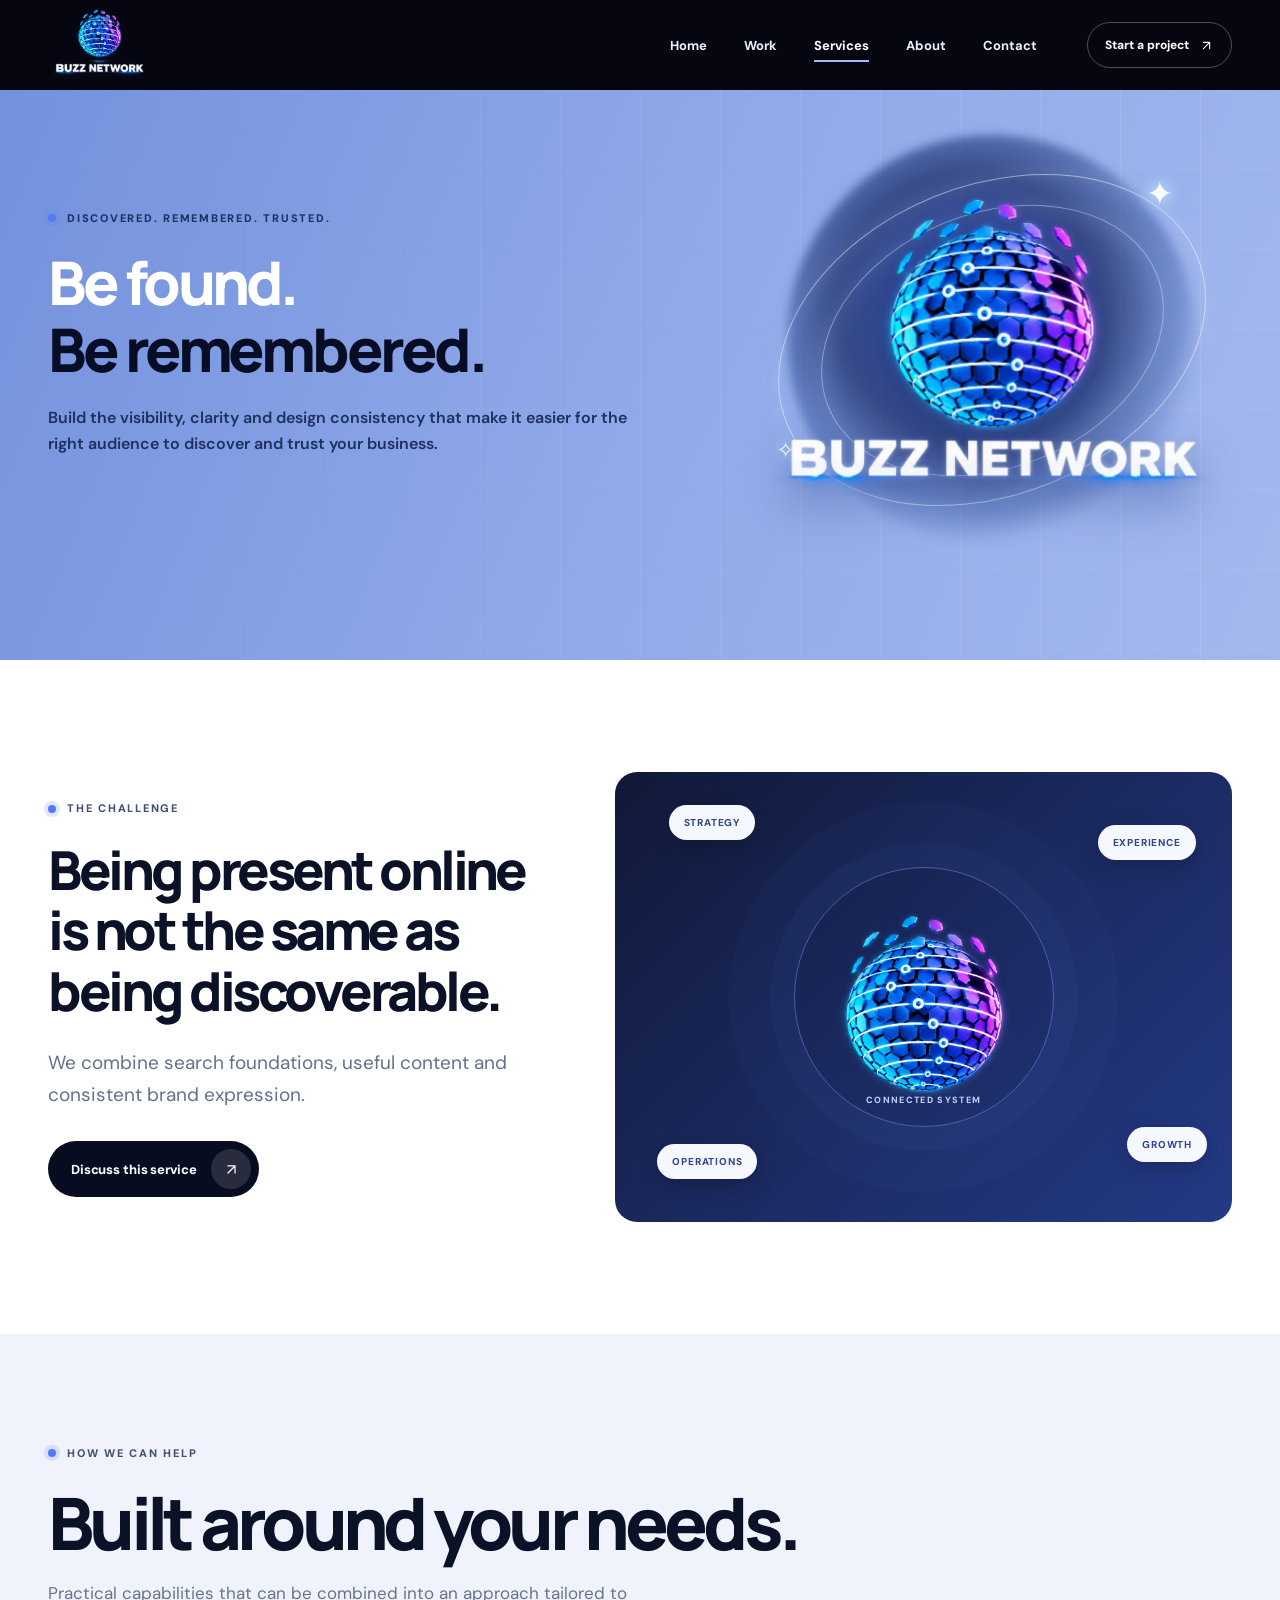
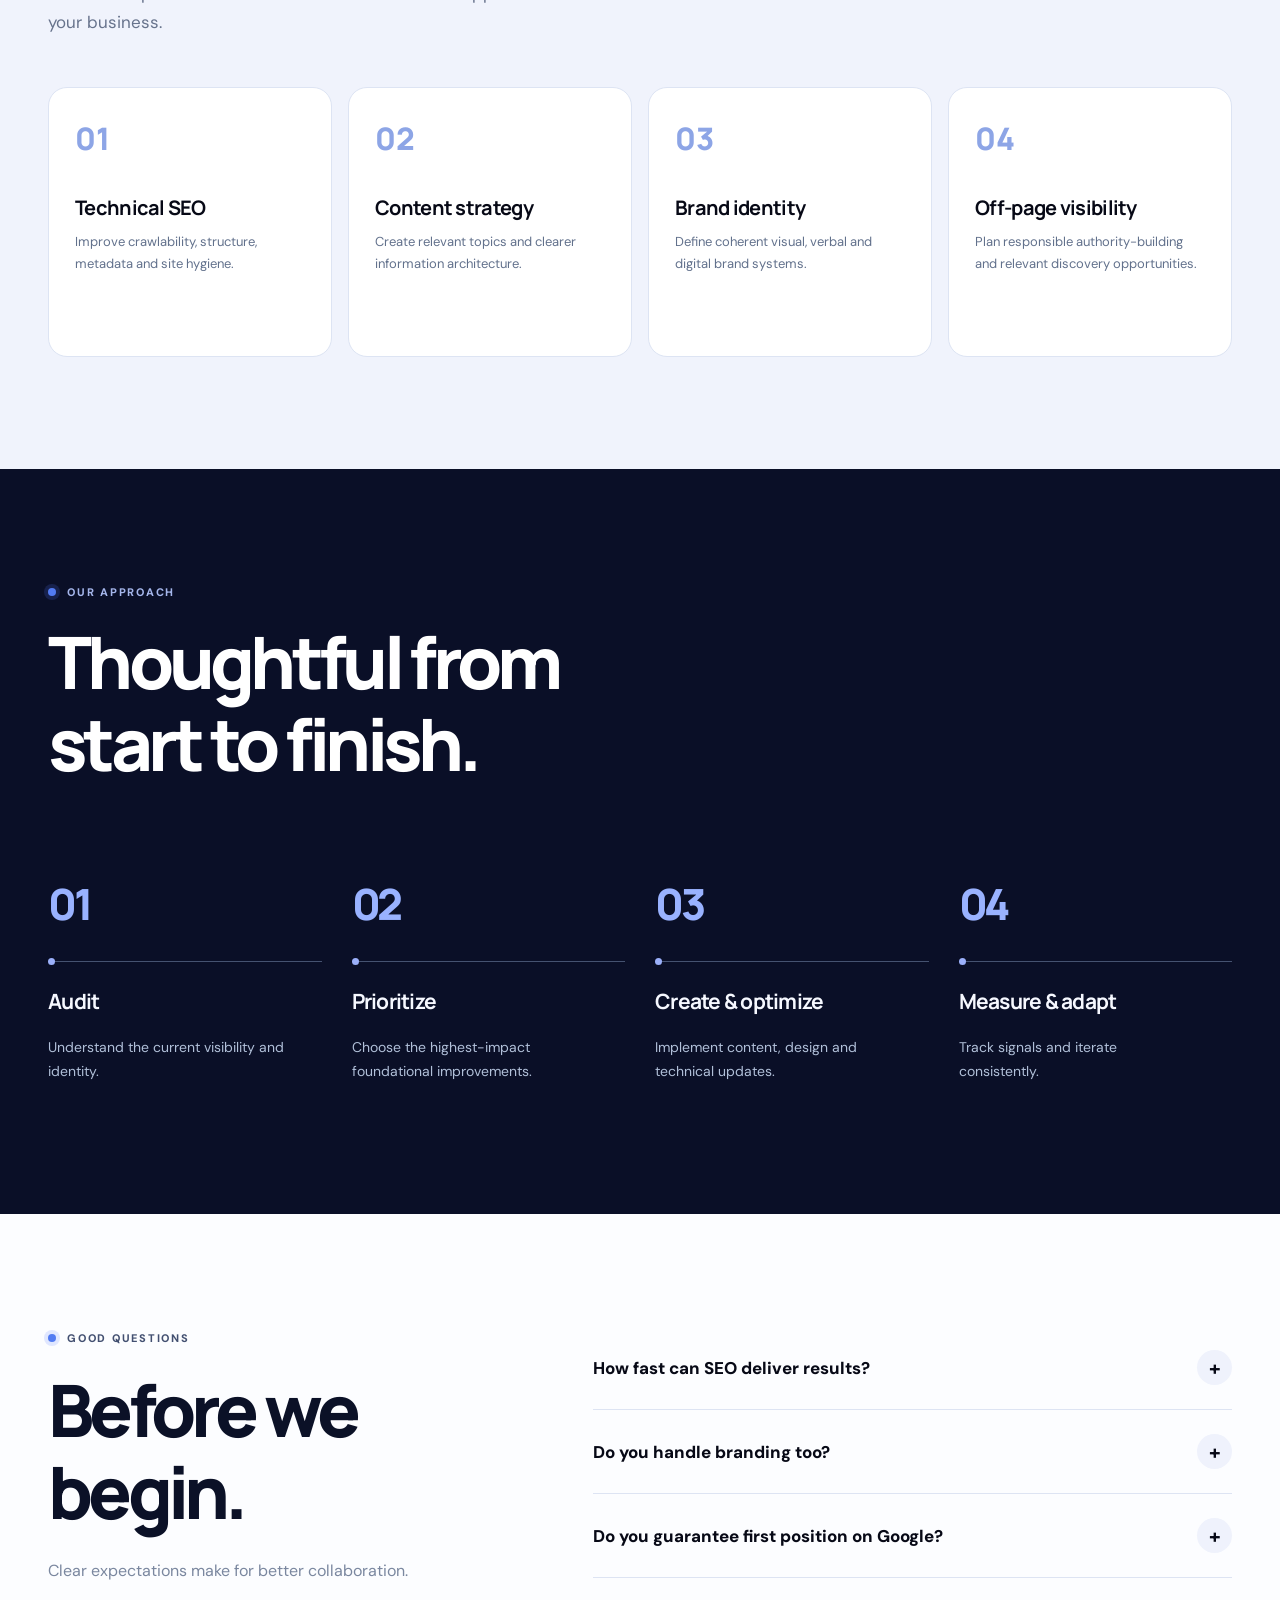
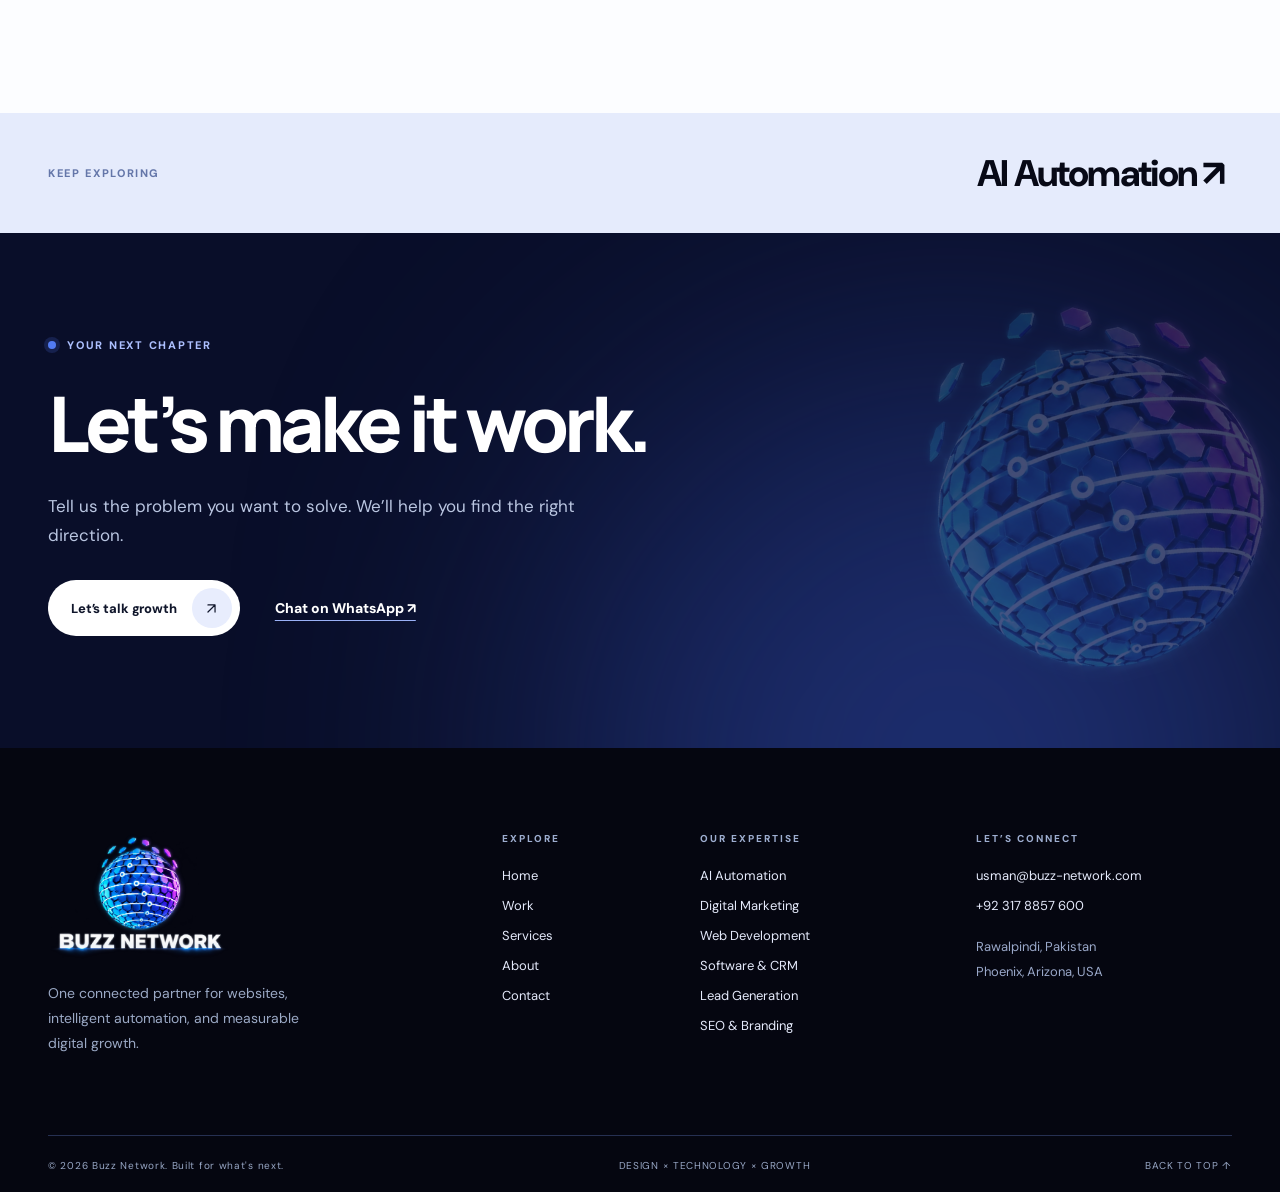
<file: seo-branding.html>
<!doctype html><html lang="en"><head><meta charset="utf-8"><meta name="viewport" content="width=device-width,initial-scale=1"><meta name="theme-color" content="#060816"><meta name="description" content="SEO &amp; Branding services by Buzz Network. Search visibility, content and identity that turn recognition into trust."><meta name="robots" content="index,follow"><title>SEO &amp; Branding Solutions | Buzz Network</title><link rel="icon" href="assets/favicon.png"><link rel="preconnect" href="https://fonts.googleapis.com"><link rel="preconnect" href="https://fonts.gstatic.com" crossorigin><link href="https://fonts.googleapis.com/css2?family=DM+Sans:wght@400;500;600;700;800&family=Manrope:wght@400;500;600;700;800&display=swap" rel="stylesheet"><link rel="canonical" href="https://buzz-network.com/seo-branding.html"><meta property="og:type" content="website"><meta property="og:site_name" content="Buzz Network"><meta property="og:title" content="SEO &amp; Branding Solutions | Buzz Network"><meta property="og:description" content="SEO &amp; Branding services by Buzz Network. Search visibility, content and identity that turn recognition into trust."><meta property="og:url" content="https://buzz-network.com/seo-branding.html"><meta property="og:image" content="https://buzz-network.com/assets/buzz-logo-full.webp"><meta name="twitter:card" content="summary"><meta name="twitter:title" content="SEO &amp; Branding Solutions | Buzz Network"><meta name="twitter:description" content="SEO &amp; Branding services by Buzz Network. Search visibility, content and identity that turn recognition into trust."><link rel="stylesheet" href="styles.css"><script src="app.js" defer></script></head><body id="top" class="page-services"><a class="skip-link" href="#main">Skip to content</a><header class="site-header" id="site-header"><div class="container header__inner"><a class="brand" href="index.html" aria-label="Buzz Network home"><img src="assets/buzz-logo-nav.webp" alt="Buzz Network" width="105" height="78"></a><nav class="nav" aria-label="Primary navigation"><a href="index.html" class="nav__link ">Home</a><a href="work.html" class="nav__link ">Work</a><a href="services.html" class="nav__link is-active">Services</a><a href="about.html" class="nav__link ">About</a><a href="contact.html" class="nav__link ">Contact</a></nav><a class="header__cta" href="contact.html">Start a project <svg width="15" height="15" viewBox="0 0 24 24" fill="none" stroke="currentColor" stroke-width="1.7" stroke-linecap="round" stroke-linejoin="round" aria-hidden="true"><path d="M7 17 17 7M7 7h10v10"/></svg></a><button class="menu-toggle" id="menu-toggle" type="button" aria-expanded="false" aria-controls="mobile-menu" aria-label="Open navigation"><svg width="25" height="25" viewBox="0 0 24 24" fill="none" stroke="currentColor" stroke-width="1.7" stroke-linecap="round" stroke-linejoin="round" aria-hidden="true"><path d="M4 7h16M4 12h16M4 17h16"/></svg></button></div><div class="mega" id="services-mega" aria-label="Services quick links"><div class="container mega__inner"><span class="mega__label">EXPLORE CAPABILITIES</span><div class="mega__grid"><a href="ai-automation.html" class="mega__item"><span class="mega__icon"><svg width="20" height="20" viewBox="0 0 24 24" fill="none" stroke="currentColor" stroke-width="1.7" stroke-linecap="round" stroke-linejoin="round" aria-hidden="true"><path d="m12 3 1.7 5.3L19 10l-5.3 1.7L12 17l-1.7-5.3L5 10l5.3-1.7L12 3ZM19 17l.7 1.8L22 19.5l-2.3.7L19 22l-.7-1.8-2.3-.7 2.3-.7L19 17Z"/></svg></span><span><strong>AI Automation</strong><small>Intelligence</small></span><svg width="15" height="15" viewBox="0 0 24 24" fill="none" stroke="currentColor" stroke-width="1.7" stroke-linecap="round" stroke-linejoin="round" aria-hidden="true"><path d="M7 17 17 7M7 7h10v10"/></svg></a><a href="digital-marketing.html" class="mega__item"><span class="mega__icon"><svg width="20" height="20" viewBox="0 0 24 24" fill="none" stroke="currentColor" stroke-width="1.7" stroke-linecap="round" stroke-linejoin="round" aria-hidden="true"><circle cx="12" cy="12" r="9"/><circle cx="12" cy="12" r="5"/><circle cx="12" cy="12" r="1"/></svg></span><span><strong>Digital Marketing</strong><small>Acquisition</small></span><svg width="15" height="15" viewBox="0 0 24 24" fill="none" stroke="currentColor" stroke-width="1.7" stroke-linecap="round" stroke-linejoin="round" aria-hidden="true"><path d="M7 17 17 7M7 7h10v10"/></svg></a><a href="web-development.html" class="mega__item"><span class="mega__icon"><svg width="20" height="20" viewBox="0 0 24 24" fill="none" stroke="currentColor" stroke-width="1.7" stroke-linecap="round" stroke-linejoin="round" aria-hidden="true"><rect x="3" y="4" width="18" height="16" rx="2"/><path d="M3 9h18M7 6.5h.01M10 6.5h.01"/></svg></span><span><strong>Web Development</strong><small>Experiences</small></span><svg width="15" height="15" viewBox="0 0 24 24" fill="none" stroke="currentColor" stroke-width="1.7" stroke-linecap="round" stroke-linejoin="round" aria-hidden="true"><path d="M7 17 17 7M7 7h10v10"/></svg></a><a href="software-development.html" class="mega__item"><span class="mega__icon"><svg width="20" height="20" viewBox="0 0 24 24" fill="none" stroke="currentColor" stroke-width="1.7" stroke-linecap="round" stroke-linejoin="round" aria-hidden="true"><path d="m12 3 9 5-9 5-9-5 9-5ZM3 12l9 5 9-5M3 16l9 5 9-5"/></svg></span><span><strong>Software & CRM</strong><small>Systems</small></span><svg width="15" height="15" viewBox="0 0 24 24" fill="none" stroke="currentColor" stroke-width="1.7" stroke-linecap="round" stroke-linejoin="round" aria-hidden="true"><path d="M7 17 17 7M7 7h10v10"/></svg></a><a href="lead-generation.html" class="mega__item"><span class="mega__icon"><svg width="20" height="20" viewBox="0 0 24 24" fill="none" stroke="currentColor" stroke-width="1.7" stroke-linecap="round" stroke-linejoin="round" aria-hidden="true"><path d="M16 20v-2a4 4 0 0 0-4-4H6a4 4 0 0 0-4 4v2M9 10a4 4 0 1 0 0-8 4 4 0 0 0 0 8ZM22 20v-2a4 4 0 0 0-3-3.9M16 2.1a4 4 0 0 1 0 7.8"/></svg></span><span><strong>Lead Generation</strong><small>Pipeline</small></span><svg width="15" height="15" viewBox="0 0 24 24" fill="none" stroke="currentColor" stroke-width="1.7" stroke-linecap="round" stroke-linejoin="round" aria-hidden="true"><path d="M7 17 17 7M7 7h10v10"/></svg></a><a href="seo-branding.html" class="mega__item"><span class="mega__icon"><svg width="20" height="20" viewBox="0 0 24 24" fill="none" stroke="currentColor" stroke-width="1.7" stroke-linecap="round" stroke-linejoin="round" aria-hidden="true"><circle cx="10.5" cy="10.5" r="7.5"/><path d="m16 16 5 5"/></svg></span><span><strong>SEO & Branding</strong><small>Discovery</small></span><svg width="15" height="15" viewBox="0 0 24 24" fill="none" stroke="currentColor" stroke-width="1.7" stroke-linecap="round" stroke-linejoin="round" aria-hidden="true"><path d="M7 17 17 7M7 7h10v10"/></svg></a></div></div></div><nav class="mobile-menu" id="mobile-menu" aria-label="Mobile navigation" hidden><a href="index.html" class="nav__link ">Home</a><a href="work.html" class="nav__link ">Work</a><a href="services.html" class="nav__link is-active">Services</a><a href="about.html" class="nav__link ">About</a><a href="contact.html" class="nav__link ">Contact</a><div class="mobile-menu__label">OUR SPECIALTIES</div><a href="ai-automation.html">AI Automation</a><a href="digital-marketing.html">Digital Marketing</a><a href="web-development.html">Web Development</a><a href="software-development.html">Software & CRM</a><a href="lead-generation.html">Lead Generation</a><a href="seo-branding.html">SEO & Branding</a></nav></header><main id="main"><section class="page-hero page-hero--lavender"><div class="page-hero__grid" aria-hidden="true"></div><div class="container page-hero__inner"><div class="page-hero__content"><div class="eyebrow"><i class="eyebrow__dot"></i>DISCOVERED. REMEMBERED. TRUSTED.</div><h1 class="display page-hero__title reveal">Be found.<br><span class="text-ink">Be remembered.</span></h1><p class="page-hero__intro reveal">Build the visibility, clarity and design consistency that make it easier for the right audience to discover and trust your business.</p></div><div class="page-hero__visual" aria-label="Animated Buzz Network logo"><div class="page-hero__aura" aria-hidden="true"></div><span class="page-hero__ring page-hero__ring--outer" aria-hidden="true"></span><span class="page-hero__ring page-hero__ring--inner" aria-hidden="true"></span><span class="page-hero__spark page-hero__spark--one" aria-hidden="true">✦</span><span class="page-hero__spark page-hero__spark--two" aria-hidden="true">✧</span><img class="page-hero__brand" src="assets/buzz-logo-full.webp" alt="Buzz Network" width="1000" height="805" loading="eager" decoding="async"></div></div></section><section class="section service-narrative"><div class="container service-narrative__grid"><div><div class="eyebrow"><i class="eyebrow__dot"></i>THE CHALLENGE</div><h2 class="display reveal">Being present online is not the same as being discoverable.</h2><p class="service-narrative__summary">We combine search foundations, useful content and consistent brand expression.</p><a class="button button--ink" href="contact.html"><span>Discuss this service</span><span class="button__icon"><svg width="17" height="17" viewBox="0 0 24 24" fill="none" stroke="currentColor" stroke-width="1.7" stroke-linecap="round" stroke-linejoin="round" aria-hidden="true"><path d="M7 17 17 7M7 7h10v10"/></svg></span></a></div><div class="service-narrative__visual reveal"><div class="system-map"><div class="system-map__core"><img src="assets/buzz-mark.webp" alt="" loading="lazy"><span>CONNECTED SYSTEM</span></div><span class="system-map__node system-map__node--a">STRATEGY</span><span class="system-map__node system-map__node--b">EXPERIENCE</span><span class="system-map__node system-map__node--c">OPERATIONS</span><span class="system-map__node system-map__node--d">GROWTH</span></div></div></div></section><section class="section section--cloud"><div class="container"><div class="section-head"><div class="eyebrow"><i class="eyebrow__dot"></i>HOW WE CAN HELP</div><h2 class="display reveal">Built around your needs.</h2><p class="section-head__desc">Practical capabilities that can be combined into an approach tailored to your business.</p></div><div class="detail-grid"><article class="detail-card reveal"><span>01</span><h3>Technical SEO</h3><p>Improve crawlability, structure, metadata and site hygiene.</p></article><article class="detail-card reveal"><span>02</span><h3>Content strategy</h3><p>Create relevant topics and clearer information architecture.</p></article><article class="detail-card reveal"><span>03</span><h3>Brand identity</h3><p>Define coherent visual, verbal and digital brand systems.</p></article><article class="detail-card reveal"><span>04</span><h3>Off-page visibility</h3><p>Plan responsible authority-building and relevant discovery opportunities.</p></article></div></div></section><section class="section section--ink methodology"><div class="container"><div class="section-head section-head--dark"><div class="eyebrow"><i class="eyebrow__dot"></i>OUR APPROACH</div><h2 class="display display--white reveal">Thoughtful from<br>start to finish.</h2></div><div class="method-grid"><div class="method-item reveal"><span>01</span><div class="method-item__line"></div><h3>Audit</h3><p>Understand the current visibility and identity.</p></div><div class="method-item reveal"><span>02</span><div class="method-item__line"></div><h3>Prioritize</h3><p>Choose the highest-impact foundational improvements.</p></div><div class="method-item reveal"><span>03</span><div class="method-item__line"></div><h3>Create & optimize</h3><p>Implement content, design and technical updates.</p></div><div class="method-item reveal"><span>04</span><div class="method-item__line"></div><h3>Measure & adapt</h3><p>Track signals and iterate consistently.</p></div></div></div></section><section class="section faq-section"><div class="container faq-grid"><div><div class="eyebrow"><i class="eyebrow__dot"></i>GOOD QUESTIONS</div><h2 class="display reveal">Before we begin.</h2><p>Clear expectations make for better collaboration.</p></div><div class="faq-list"><details class="faq-item"><summary>How fast can SEO deliver results?<span>+</span></summary><p>SEO timing varies by competition, current site health and the work required. We do not promise instant rankings.</p></details><details class="faq-item"><summary>Do you handle branding too?<span>+</span></summary><p>Yes. Identity and digital brand presentation can be included alongside SEO.</p></details><details class="faq-item"><summary>Do you guarantee first position on Google?<span>+</span></summary><p>No. We focus on sound practices, measurable progress and honest reporting.</p></details></div></div></section><section class="next-service"><div class="container"><span>KEEP EXPLORING</span><a href="ai-automation.html">AI Automation <span>↗</span></a></div></section><section class="closing-cta"><div class="closing-cta__glow"></div><div class="container closing-cta__inner"><div class="eyebrow"><i class="eyebrow__dot"></i>YOUR NEXT CHAPTER</div><h2 class="display display--white">Let’s make it work.</h2><p>Tell us the problem you want to solve. We’ll help you find the right direction.</p><div class="closing-cta__actions"><a class="button button--light" href="contact.html"><span>Let’s talk growth</span><span class="button__icon"><svg width="17" height="17" viewBox="0 0 24 24" fill="none" stroke="currentColor" stroke-width="1.7" stroke-linecap="round" stroke-linejoin="round" aria-hidden="true"><path d="M7 17 17 7M7 7h10v10"/></svg></span></a><a class="text-link text-link--light" href="https://wa.me/923178857600" target="_blank" rel="noopener">Chat on WhatsApp ↗</a></div><img class="closing-cta__mark" src="assets/buzz-mark.webp" loading="lazy" alt="" aria-hidden="true"></div></section></main><footer class="footer"><div class="container footer__top"><div><a href="index.html" class="footer__logo" aria-label="Buzz Network home"><img src="assets/buzz-logo-full.webp" alt="Buzz Network brand logo" loading="lazy" width="200" height="160"></a><p>One connected partner for websites, intelligent automation, and measurable digital growth.</p></div><div class="footer__links"><h3>EXPLORE</h3><a href="index.html">Home</a><a href="work.html">Work</a><a href="services.html">Services</a><a href="about.html">About</a><a href="contact.html">Contact</a></div><div class="footer__links"><h3>OUR EXPERTISE</h3><a href="ai-automation.html">AI Automation</a><a href="digital-marketing.html">Digital Marketing</a><a href="web-development.html">Web Development</a><a href="software-development.html">Software & CRM</a><a href="lead-generation.html">Lead Generation</a><a href="seo-branding.html">SEO & Branding</a></div><div class="footer__links footer__reach"><h3>LET’S CONNECT</h3><a href="mailto:usman@buzz-network.com">usman@buzz-network.com</a><a href="https://wa.me/923178857600" rel="noopener" target="_blank">+92 317 8857 600</a><small>Rawalpindi, Pakistan<br>Phoenix, Arizona, USA</small></div></div><div class="container footer__bottom"><span>© 2026 Buzz Network. Built for what's next.</span><span>DESIGN × TECHNOLOGY × GROWTH</span><a href="#top">BACK TO TOP ↑</a></div></footer></body></html>
</file>
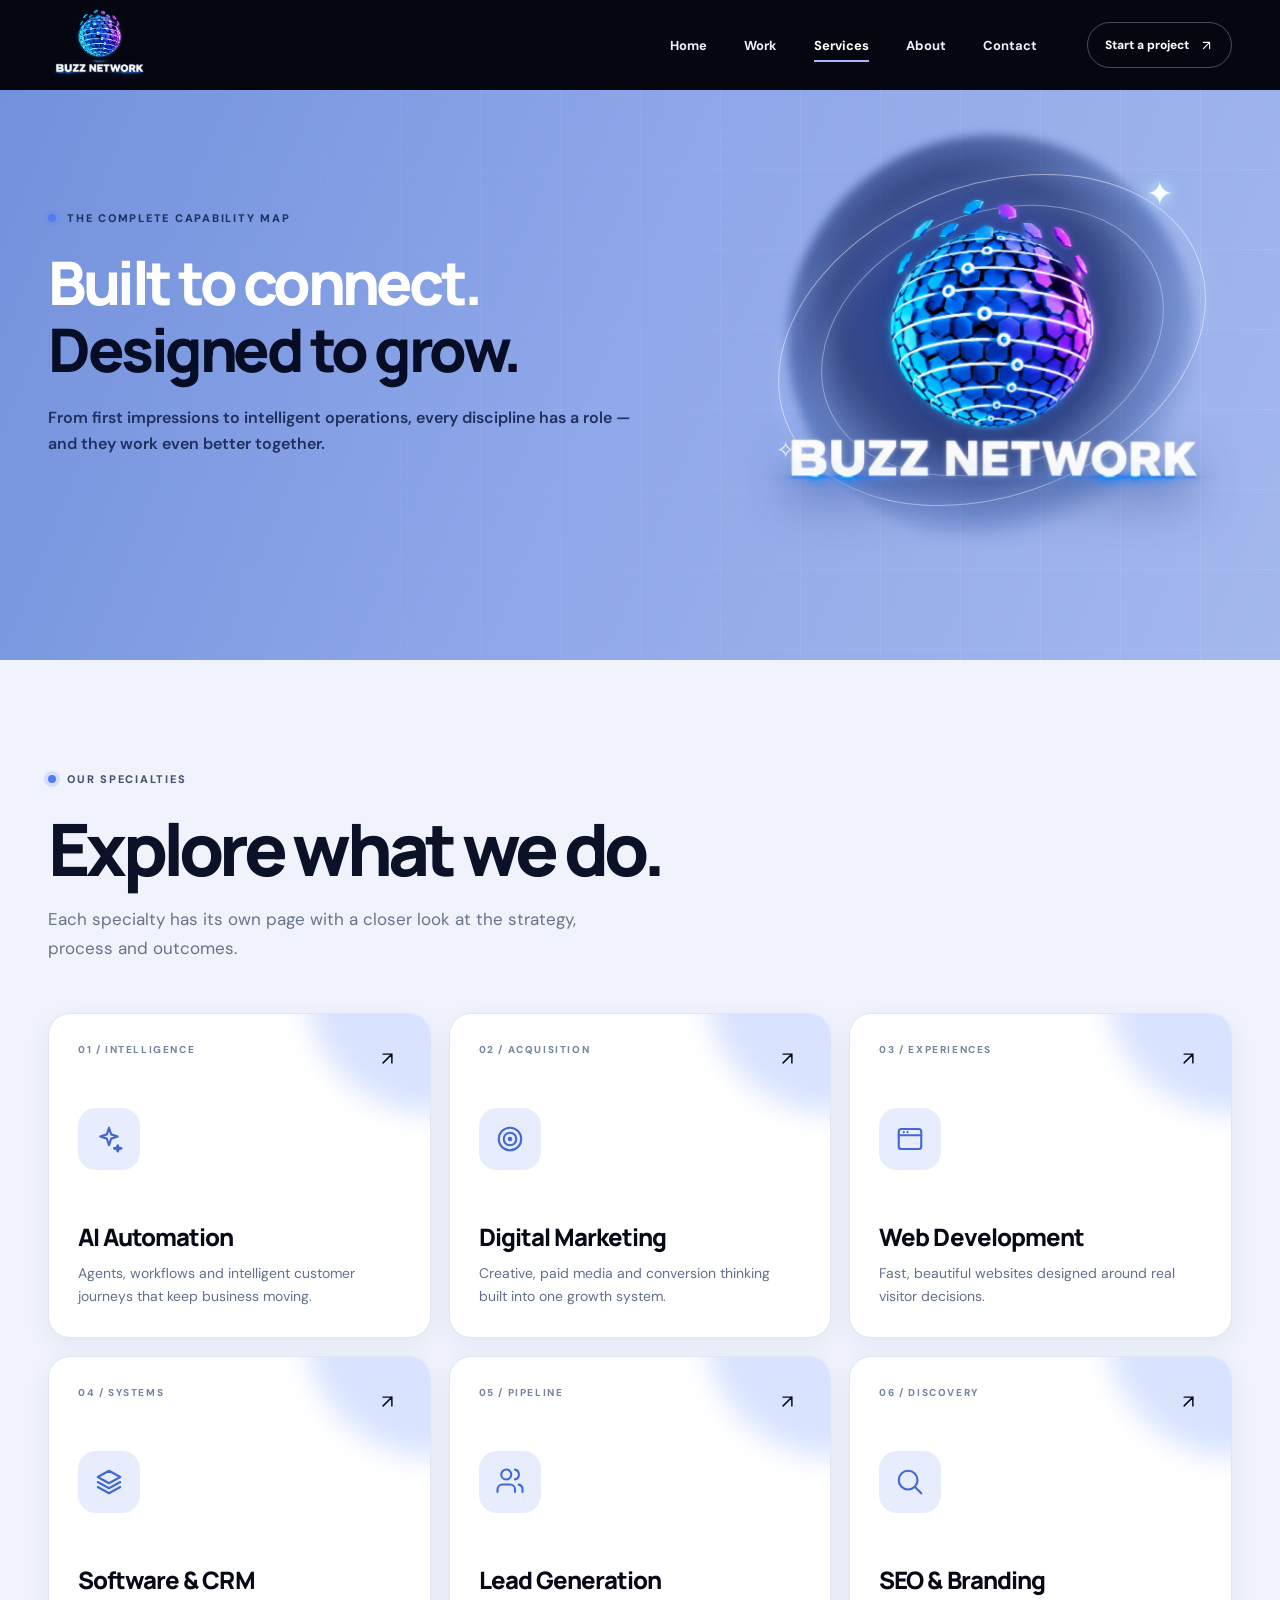
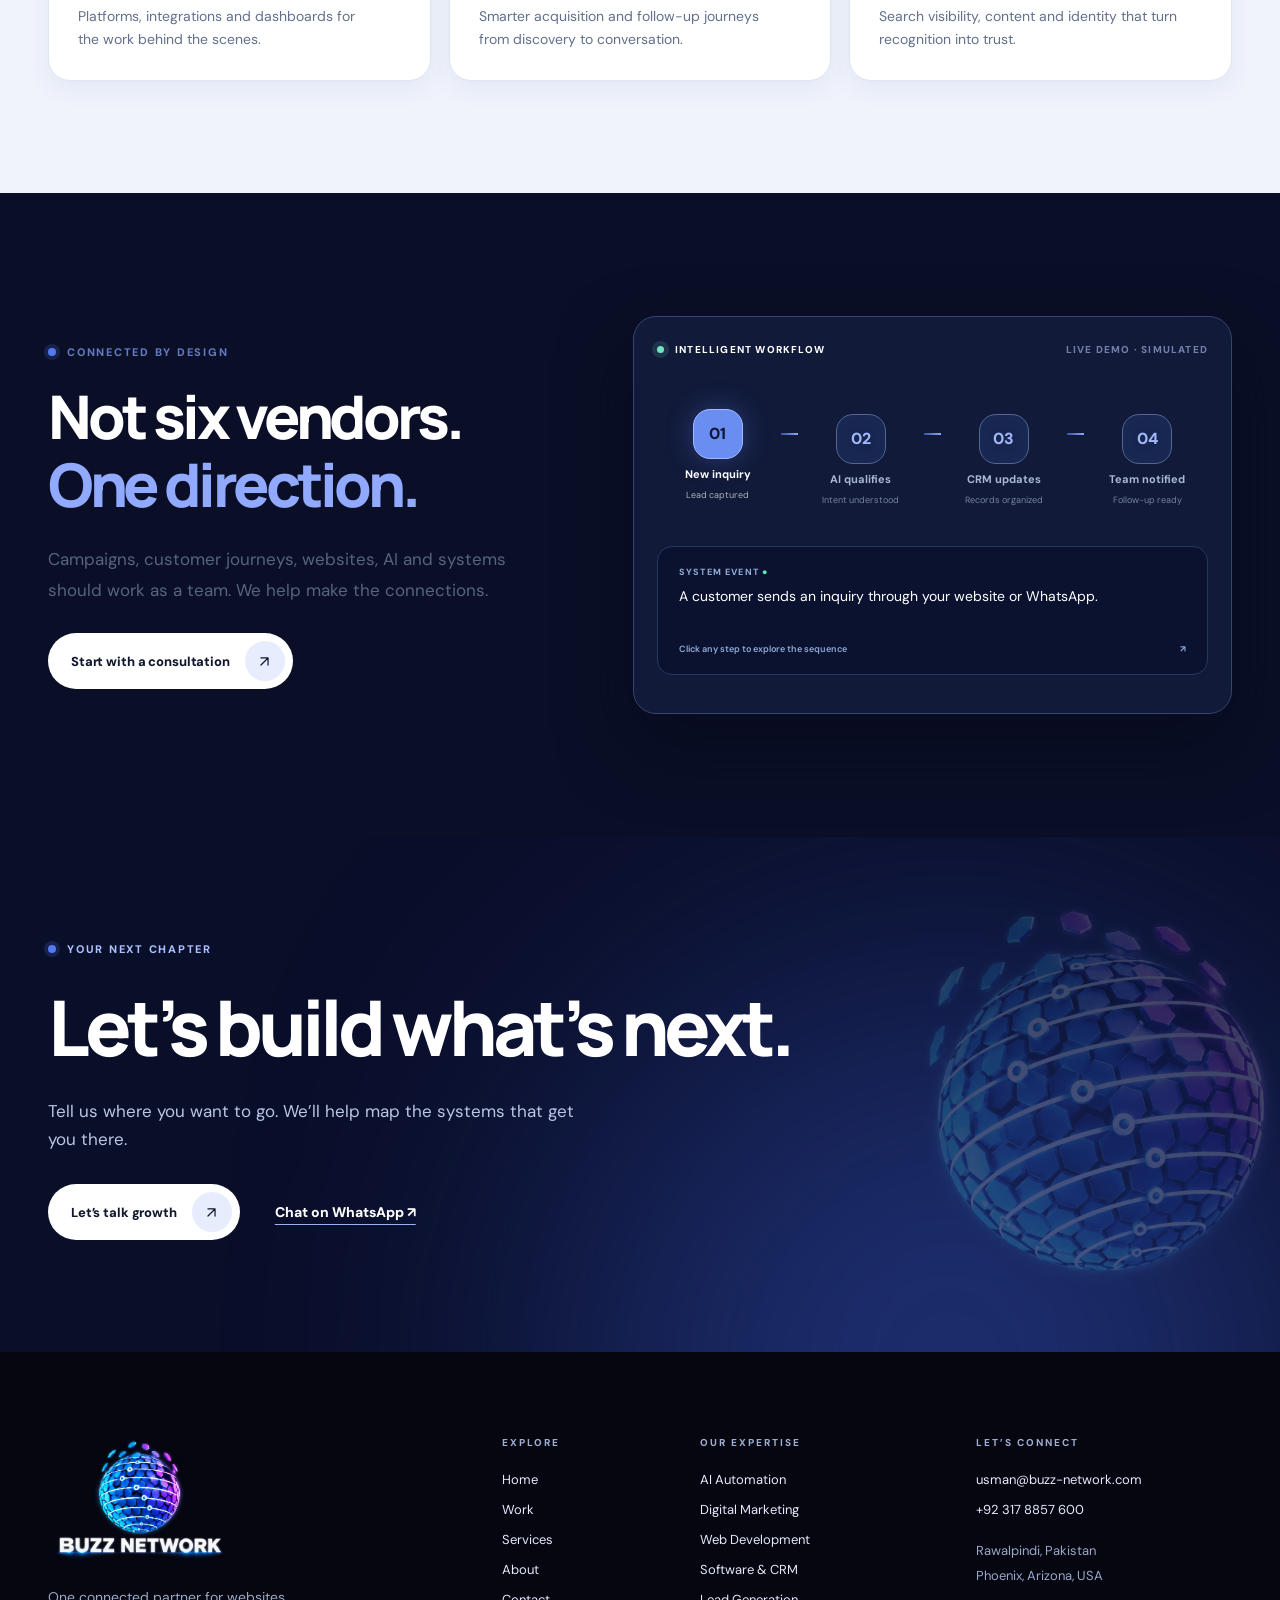
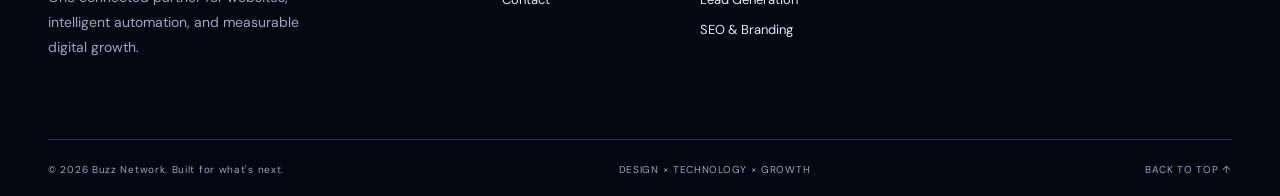
<file: services.html>
<!doctype html><html lang="en"><head><meta charset="utf-8"><meta name="viewport" content="width=device-width,initial-scale=1"><meta name="theme-color" content="#060816"><meta name="description" content="Explore Buzz Network services including AI automation, digital marketing, websites, software, lead generation, and SEO."><meta name="robots" content="index,follow"><title>Our Digital Services | Buzz Network</title><link rel="icon" href="assets/favicon.png"><link rel="preconnect" href="https://fonts.googleapis.com"><link rel="preconnect" href="https://fonts.gstatic.com" crossorigin><link href="https://fonts.googleapis.com/css2?family=DM+Sans:wght@400;500;600;700;800&family=Manrope:wght@400;500;600;700;800&display=swap" rel="stylesheet"><link rel="canonical" href="https://buzz-network.com/services.html"><meta property="og:type" content="website"><meta property="og:site_name" content="Buzz Network"><meta property="og:title" content="Our Digital Services | Buzz Network"><meta property="og:description" content="Explore Buzz Network services including AI automation, digital marketing, websites, software, lead generation, and SEO."><meta property="og:url" content="https://buzz-network.com/services.html"><meta property="og:image" content="https://buzz-network.com/assets/buzz-logo-full.webp"><meta name="twitter:card" content="summary"><meta name="twitter:title" content="Our Digital Services | Buzz Network"><meta name="twitter:description" content="Explore Buzz Network services including AI automation, digital marketing, websites, software, lead generation, and SEO."><link rel="stylesheet" href="styles.css"><script src="app.js" defer></script></head><body id="top" class="page-services"><a class="skip-link" href="#main">Skip to content</a><header class="site-header" id="site-header"><div class="container header__inner"><a class="brand" href="index.html" aria-label="Buzz Network home"><img src="assets/buzz-logo-nav.webp" alt="Buzz Network" width="105" height="78"></a><nav class="nav" aria-label="Primary navigation"><a href="index.html" class="nav__link ">Home</a><a href="work.html" class="nav__link ">Work</a><a href="services.html" class="nav__link is-active">Services</a><a href="about.html" class="nav__link ">About</a><a href="contact.html" class="nav__link ">Contact</a></nav><a class="header__cta" href="contact.html">Start a project <svg width="15" height="15" viewBox="0 0 24 24" fill="none" stroke="currentColor" stroke-width="1.7" stroke-linecap="round" stroke-linejoin="round" aria-hidden="true"><path d="M7 17 17 7M7 7h10v10"/></svg></a><button class="menu-toggle" id="menu-toggle" type="button" aria-expanded="false" aria-controls="mobile-menu" aria-label="Open navigation"><svg width="25" height="25" viewBox="0 0 24 24" fill="none" stroke="currentColor" stroke-width="1.7" stroke-linecap="round" stroke-linejoin="round" aria-hidden="true"><path d="M4 7h16M4 12h16M4 17h16"/></svg></button></div><div class="mega" id="services-mega" aria-label="Services quick links"><div class="container mega__inner"><span class="mega__label">EXPLORE CAPABILITIES</span><div class="mega__grid"><a href="ai-automation.html" class="mega__item"><span class="mega__icon"><svg width="20" height="20" viewBox="0 0 24 24" fill="none" stroke="currentColor" stroke-width="1.7" stroke-linecap="round" stroke-linejoin="round" aria-hidden="true"><path d="m12 3 1.7 5.3L19 10l-5.3 1.7L12 17l-1.7-5.3L5 10l5.3-1.7L12 3ZM19 17l.7 1.8L22 19.5l-2.3.7L19 22l-.7-1.8-2.3-.7 2.3-.7L19 17Z"/></svg></span><span><strong>AI Automation</strong><small>Intelligence</small></span><svg width="15" height="15" viewBox="0 0 24 24" fill="none" stroke="currentColor" stroke-width="1.7" stroke-linecap="round" stroke-linejoin="round" aria-hidden="true"><path d="M7 17 17 7M7 7h10v10"/></svg></a><a href="digital-marketing.html" class="mega__item"><span class="mega__icon"><svg width="20" height="20" viewBox="0 0 24 24" fill="none" stroke="currentColor" stroke-width="1.7" stroke-linecap="round" stroke-linejoin="round" aria-hidden="true"><circle cx="12" cy="12" r="9"/><circle cx="12" cy="12" r="5"/><circle cx="12" cy="12" r="1"/></svg></span><span><strong>Digital Marketing</strong><small>Acquisition</small></span><svg width="15" height="15" viewBox="0 0 24 24" fill="none" stroke="currentColor" stroke-width="1.7" stroke-linecap="round" stroke-linejoin="round" aria-hidden="true"><path d="M7 17 17 7M7 7h10v10"/></svg></a><a href="web-development.html" class="mega__item"><span class="mega__icon"><svg width="20" height="20" viewBox="0 0 24 24" fill="none" stroke="currentColor" stroke-width="1.7" stroke-linecap="round" stroke-linejoin="round" aria-hidden="true"><rect x="3" y="4" width="18" height="16" rx="2"/><path d="M3 9h18M7 6.5h.01M10 6.5h.01"/></svg></span><span><strong>Web Development</strong><small>Experiences</small></span><svg width="15" height="15" viewBox="0 0 24 24" fill="none" stroke="currentColor" stroke-width="1.7" stroke-linecap="round" stroke-linejoin="round" aria-hidden="true"><path d="M7 17 17 7M7 7h10v10"/></svg></a><a href="software-development.html" class="mega__item"><span class="mega__icon"><svg width="20" height="20" viewBox="0 0 24 24" fill="none" stroke="currentColor" stroke-width="1.7" stroke-linecap="round" stroke-linejoin="round" aria-hidden="true"><path d="m12 3 9 5-9 5-9-5 9-5ZM3 12l9 5 9-5M3 16l9 5 9-5"/></svg></span><span><strong>Software & CRM</strong><small>Systems</small></span><svg width="15" height="15" viewBox="0 0 24 24" fill="none" stroke="currentColor" stroke-width="1.7" stroke-linecap="round" stroke-linejoin="round" aria-hidden="true"><path d="M7 17 17 7M7 7h10v10"/></svg></a><a href="lead-generation.html" class="mega__item"><span class="mega__icon"><svg width="20" height="20" viewBox="0 0 24 24" fill="none" stroke="currentColor" stroke-width="1.7" stroke-linecap="round" stroke-linejoin="round" aria-hidden="true"><path d="M16 20v-2a4 4 0 0 0-4-4H6a4 4 0 0 0-4 4v2M9 10a4 4 0 1 0 0-8 4 4 0 0 0 0 8ZM22 20v-2a4 4 0 0 0-3-3.9M16 2.1a4 4 0 0 1 0 7.8"/></svg></span><span><strong>Lead Generation</strong><small>Pipeline</small></span><svg width="15" height="15" viewBox="0 0 24 24" fill="none" stroke="currentColor" stroke-width="1.7" stroke-linecap="round" stroke-linejoin="round" aria-hidden="true"><path d="M7 17 17 7M7 7h10v10"/></svg></a><a href="seo-branding.html" class="mega__item"><span class="mega__icon"><svg width="20" height="20" viewBox="0 0 24 24" fill="none" stroke="currentColor" stroke-width="1.7" stroke-linecap="round" stroke-linejoin="round" aria-hidden="true"><circle cx="10.5" cy="10.5" r="7.5"/><path d="m16 16 5 5"/></svg></span><span><strong>SEO & Branding</strong><small>Discovery</small></span><svg width="15" height="15" viewBox="0 0 24 24" fill="none" stroke="currentColor" stroke-width="1.7" stroke-linecap="round" stroke-linejoin="round" aria-hidden="true"><path d="M7 17 17 7M7 7h10v10"/></svg></a></div></div></div><nav class="mobile-menu" id="mobile-menu" aria-label="Mobile navigation" hidden><a href="index.html" class="nav__link ">Home</a><a href="work.html" class="nav__link ">Work</a><a href="services.html" class="nav__link is-active">Services</a><a href="about.html" class="nav__link ">About</a><a href="contact.html" class="nav__link ">Contact</a><div class="mobile-menu__label">OUR SPECIALTIES</div><a href="ai-automation.html">AI Automation</a><a href="digital-marketing.html">Digital Marketing</a><a href="web-development.html">Web Development</a><a href="software-development.html">Software & CRM</a><a href="lead-generation.html">Lead Generation</a><a href="seo-branding.html">SEO & Branding</a></nav></header><main id="main"><section class="page-hero page-hero--lavender"><div class="page-hero__grid" aria-hidden="true"></div><div class="container page-hero__inner"><div class="page-hero__content"><div class="eyebrow"><i class="eyebrow__dot"></i>THE COMPLETE CAPABILITY MAP</div><h1 class="display page-hero__title reveal">Built to connect.<br><span class="text-ink">Designed to grow.</span></h1><p class="page-hero__intro reveal">From first impressions to intelligent operations, every discipline has a role — and they work even better together.</p></div><div class="page-hero__visual" aria-label="Animated Buzz Network logo"><div class="page-hero__aura" aria-hidden="true"></div><span class="page-hero__ring page-hero__ring--outer" aria-hidden="true"></span><span class="page-hero__ring page-hero__ring--inner" aria-hidden="true"></span><span class="page-hero__spark page-hero__spark--one" aria-hidden="true">✦</span><span class="page-hero__spark page-hero__spark--two" aria-hidden="true">✧</span><img class="page-hero__brand" src="assets/buzz-logo-full.webp" alt="Buzz Network" width="1000" height="805" loading="eager" decoding="async"></div></div></section><section class="section section--cloud"><div class="container"><div class="section-head"><div class="eyebrow"><i class="eyebrow__dot"></i>OUR SPECIALTIES</div><h2 class="display reveal">Explore what we do.</h2><p class="section-head__desc">Each specialty has its own page with a closer look at the strategy, process and outcomes.</p></div><div class="services-grid services-grid--directory"><a class="service-card service-card--directory reveal" href="ai-automation.html" data-tilt><span class="service-card__number">01 / INTELLIGENCE</span><span class="service-card__icon"><svg width="30" height="30" viewBox="0 0 24 24" fill="none" stroke="currentColor" stroke-width="1.7" stroke-linecap="round" stroke-linejoin="round" aria-hidden="true"><path d="m12 3 1.7 5.3L19 10l-5.3 1.7L12 17l-1.7-5.3L5 10l5.3-1.7L12 3ZM19 17l.7 1.8L22 19.5l-2.3.7L19 22l-.7-1.8-2.3-.7 2.3-.7L19 17Z"/></svg></span><span class="service-card__body"><strong>AI Automation</strong><span>Agents, workflows and intelligent customer journeys that keep business moving.</span></span><span class="service-card__arrow"><svg width="21" height="21" viewBox="0 0 24 24" fill="none" stroke="currentColor" stroke-width="1.7" stroke-linecap="round" stroke-linejoin="round" aria-hidden="true"><path d="M7 17 17 7M7 7h10v10"/></svg></span></a><a class="service-card service-card--directory reveal" href="digital-marketing.html" data-tilt><span class="service-card__number">02 / ACQUISITION</span><span class="service-card__icon"><svg width="30" height="30" viewBox="0 0 24 24" fill="none" stroke="currentColor" stroke-width="1.7" stroke-linecap="round" stroke-linejoin="round" aria-hidden="true"><circle cx="12" cy="12" r="9"/><circle cx="12" cy="12" r="5"/><circle cx="12" cy="12" r="1"/></svg></span><span class="service-card__body"><strong>Digital Marketing</strong><span>Creative, paid media and conversion thinking built into one growth system.</span></span><span class="service-card__arrow"><svg width="21" height="21" viewBox="0 0 24 24" fill="none" stroke="currentColor" stroke-width="1.7" stroke-linecap="round" stroke-linejoin="round" aria-hidden="true"><path d="M7 17 17 7M7 7h10v10"/></svg></span></a><a class="service-card service-card--directory reveal" href="web-development.html" data-tilt><span class="service-card__number">03 / EXPERIENCES</span><span class="service-card__icon"><svg width="30" height="30" viewBox="0 0 24 24" fill="none" stroke="currentColor" stroke-width="1.7" stroke-linecap="round" stroke-linejoin="round" aria-hidden="true"><rect x="3" y="4" width="18" height="16" rx="2"/><path d="M3 9h18M7 6.5h.01M10 6.5h.01"/></svg></span><span class="service-card__body"><strong>Web Development</strong><span>Fast, beautiful websites designed around real visitor decisions.</span></span><span class="service-card__arrow"><svg width="21" height="21" viewBox="0 0 24 24" fill="none" stroke="currentColor" stroke-width="1.7" stroke-linecap="round" stroke-linejoin="round" aria-hidden="true"><path d="M7 17 17 7M7 7h10v10"/></svg></span></a><a class="service-card service-card--directory reveal" href="software-development.html" data-tilt><span class="service-card__number">04 / SYSTEMS</span><span class="service-card__icon"><svg width="30" height="30" viewBox="0 0 24 24" fill="none" stroke="currentColor" stroke-width="1.7" stroke-linecap="round" stroke-linejoin="round" aria-hidden="true"><path d="m12 3 9 5-9 5-9-5 9-5ZM3 12l9 5 9-5M3 16l9 5 9-5"/></svg></span><span class="service-card__body"><strong>Software & CRM</strong><span>Platforms, integrations and dashboards for the work behind the scenes.</span></span><span class="service-card__arrow"><svg width="21" height="21" viewBox="0 0 24 24" fill="none" stroke="currentColor" stroke-width="1.7" stroke-linecap="round" stroke-linejoin="round" aria-hidden="true"><path d="M7 17 17 7M7 7h10v10"/></svg></span></a><a class="service-card service-card--directory reveal" href="lead-generation.html" data-tilt><span class="service-card__number">05 / PIPELINE</span><span class="service-card__icon"><svg width="30" height="30" viewBox="0 0 24 24" fill="none" stroke="currentColor" stroke-width="1.7" stroke-linecap="round" stroke-linejoin="round" aria-hidden="true"><path d="M16 20v-2a4 4 0 0 0-4-4H6a4 4 0 0 0-4 4v2M9 10a4 4 0 1 0 0-8 4 4 0 0 0 0 8ZM22 20v-2a4 4 0 0 0-3-3.9M16 2.1a4 4 0 0 1 0 7.8"/></svg></span><span class="service-card__body"><strong>Lead Generation</strong><span>Smarter acquisition and follow-up journeys from discovery to conversation.</span></span><span class="service-card__arrow"><svg width="21" height="21" viewBox="0 0 24 24" fill="none" stroke="currentColor" stroke-width="1.7" stroke-linecap="round" stroke-linejoin="round" aria-hidden="true"><path d="M7 17 17 7M7 7h10v10"/></svg></span></a><a class="service-card service-card--directory reveal" href="seo-branding.html" data-tilt><span class="service-card__number">06 / DISCOVERY</span><span class="service-card__icon"><svg width="30" height="30" viewBox="0 0 24 24" fill="none" stroke="currentColor" stroke-width="1.7" stroke-linecap="round" stroke-linejoin="round" aria-hidden="true"><circle cx="10.5" cy="10.5" r="7.5"/><path d="m16 16 5 5"/></svg></span><span class="service-card__body"><strong>SEO & Branding</strong><span>Search visibility, content and identity that turn recognition into trust.</span></span><span class="service-card__arrow"><svg width="21" height="21" viewBox="0 0 24 24" fill="none" stroke="currentColor" stroke-width="1.7" stroke-linecap="round" stroke-linejoin="round" aria-hidden="true"><path d="M7 17 17 7M7 7h10v10"/></svg></span></a></div></div></section><section class="section section--ink"><div class="container feature__grid"><div class="feature__copy"><div class="eyebrow"><i class="eyebrow__dot"></i>CONNECTED BY DESIGN</div><h2 class="display display--white reveal">Not six vendors.<br><span class="text-lavender">One direction.</span></h2><p>Campaigns, customer journeys, websites, AI and systems should work as a team. We help make the connections.</p><a class="button button--light" href="contact.html"><span>Start with a consultation</span><span class="button__icon"><svg width="17" height="17" viewBox="0 0 24 24" fill="none" stroke="currentColor" stroke-width="1.7" stroke-linecap="round" stroke-linejoin="round" aria-hidden="true"><path d="M7 17 17 7M7 7h10v10"/></svg></span></a></div><div class="feature__visual reveal"><div class="flow-display" data-flow><div class="flow-display__head"><span><span class="live-pulse"></span> INTELLIGENT WORKFLOW</span><span>LIVE DEMO · SIMULATED</span></div><div class="flow-display__nodes"><button type="button" class="flow-node is-selected" data-flow-index="0"><span class="flow-node__icon">01</span><strong>New inquiry</strong><small>Lead captured</small></button><i class="flow-connector"></i><button type="button" class="flow-node" data-flow-index="1"><span class="flow-node__icon">02</span><strong>AI qualifies</strong><small>Intent understood</small></button><i class="flow-connector"></i><button type="button" class="flow-node" data-flow-index="2"><span class="flow-node__icon">03</span><strong>CRM updates</strong><small>Records organized</small></button><i class="flow-connector"></i><button type="button" class="flow-node" data-flow-index="3"><span class="flow-node__icon">04</span><strong>Team notified</strong><small>Follow-up ready</small></button></div><div class="flow-display__feed"><div class="flow-display__indicator">SYSTEM EVENT <span>●</span></div><p id="flow-description" aria-live="polite">A customer sends an inquiry through your website or WhatsApp.</p><span class="flow-display__footer">Click any step to explore the sequence <b>↗</b></span></div></div></div></div></section><section class="closing-cta"><div class="closing-cta__glow"></div><div class="container closing-cta__inner"><div class="eyebrow"><i class="eyebrow__dot"></i>YOUR NEXT CHAPTER</div><h2 class="display display--white">Let’s build what’s next.</h2><p>Tell us where you want to go. We’ll help map the systems that get you there.</p><div class="closing-cta__actions"><a class="button button--light" href="contact.html"><span>Let’s talk growth</span><span class="button__icon"><svg width="17" height="17" viewBox="0 0 24 24" fill="none" stroke="currentColor" stroke-width="1.7" stroke-linecap="round" stroke-linejoin="round" aria-hidden="true"><path d="M7 17 17 7M7 7h10v10"/></svg></span></a><a class="text-link text-link--light" href="https://wa.me/923178857600" target="_blank" rel="noopener">Chat on WhatsApp ↗</a></div><img class="closing-cta__mark" src="assets/buzz-mark.webp" loading="lazy" alt="" aria-hidden="true"></div></section></main><footer class="footer"><div class="container footer__top"><div><a href="index.html" class="footer__logo" aria-label="Buzz Network home"><img src="assets/buzz-logo-full.webp" alt="Buzz Network brand logo" loading="lazy" width="200" height="160"></a><p>One connected partner for websites, intelligent automation, and measurable digital growth.</p></div><div class="footer__links"><h3>EXPLORE</h3><a href="index.html">Home</a><a href="work.html">Work</a><a href="services.html">Services</a><a href="about.html">About</a><a href="contact.html">Contact</a></div><div class="footer__links"><h3>OUR EXPERTISE</h3><a href="ai-automation.html">AI Automation</a><a href="digital-marketing.html">Digital Marketing</a><a href="web-development.html">Web Development</a><a href="software-development.html">Software & CRM</a><a href="lead-generation.html">Lead Generation</a><a href="seo-branding.html">SEO & Branding</a></div><div class="footer__links footer__reach"><h3>LET’S CONNECT</h3><a href="mailto:usman@buzz-network.com">usman@buzz-network.com</a><a href="https://wa.me/923178857600" rel="noopener" target="_blank">+92 317 8857 600</a><small>Rawalpindi, Pakistan<br>Phoenix, Arizona, USA</small></div></div><div class="container footer__bottom"><span>© 2026 Buzz Network. Built for what's next.</span><span>DESIGN × TECHNOLOGY × GROWTH</span><a href="#top">BACK TO TOP ↑</a></div></footer></body></html>
</file>
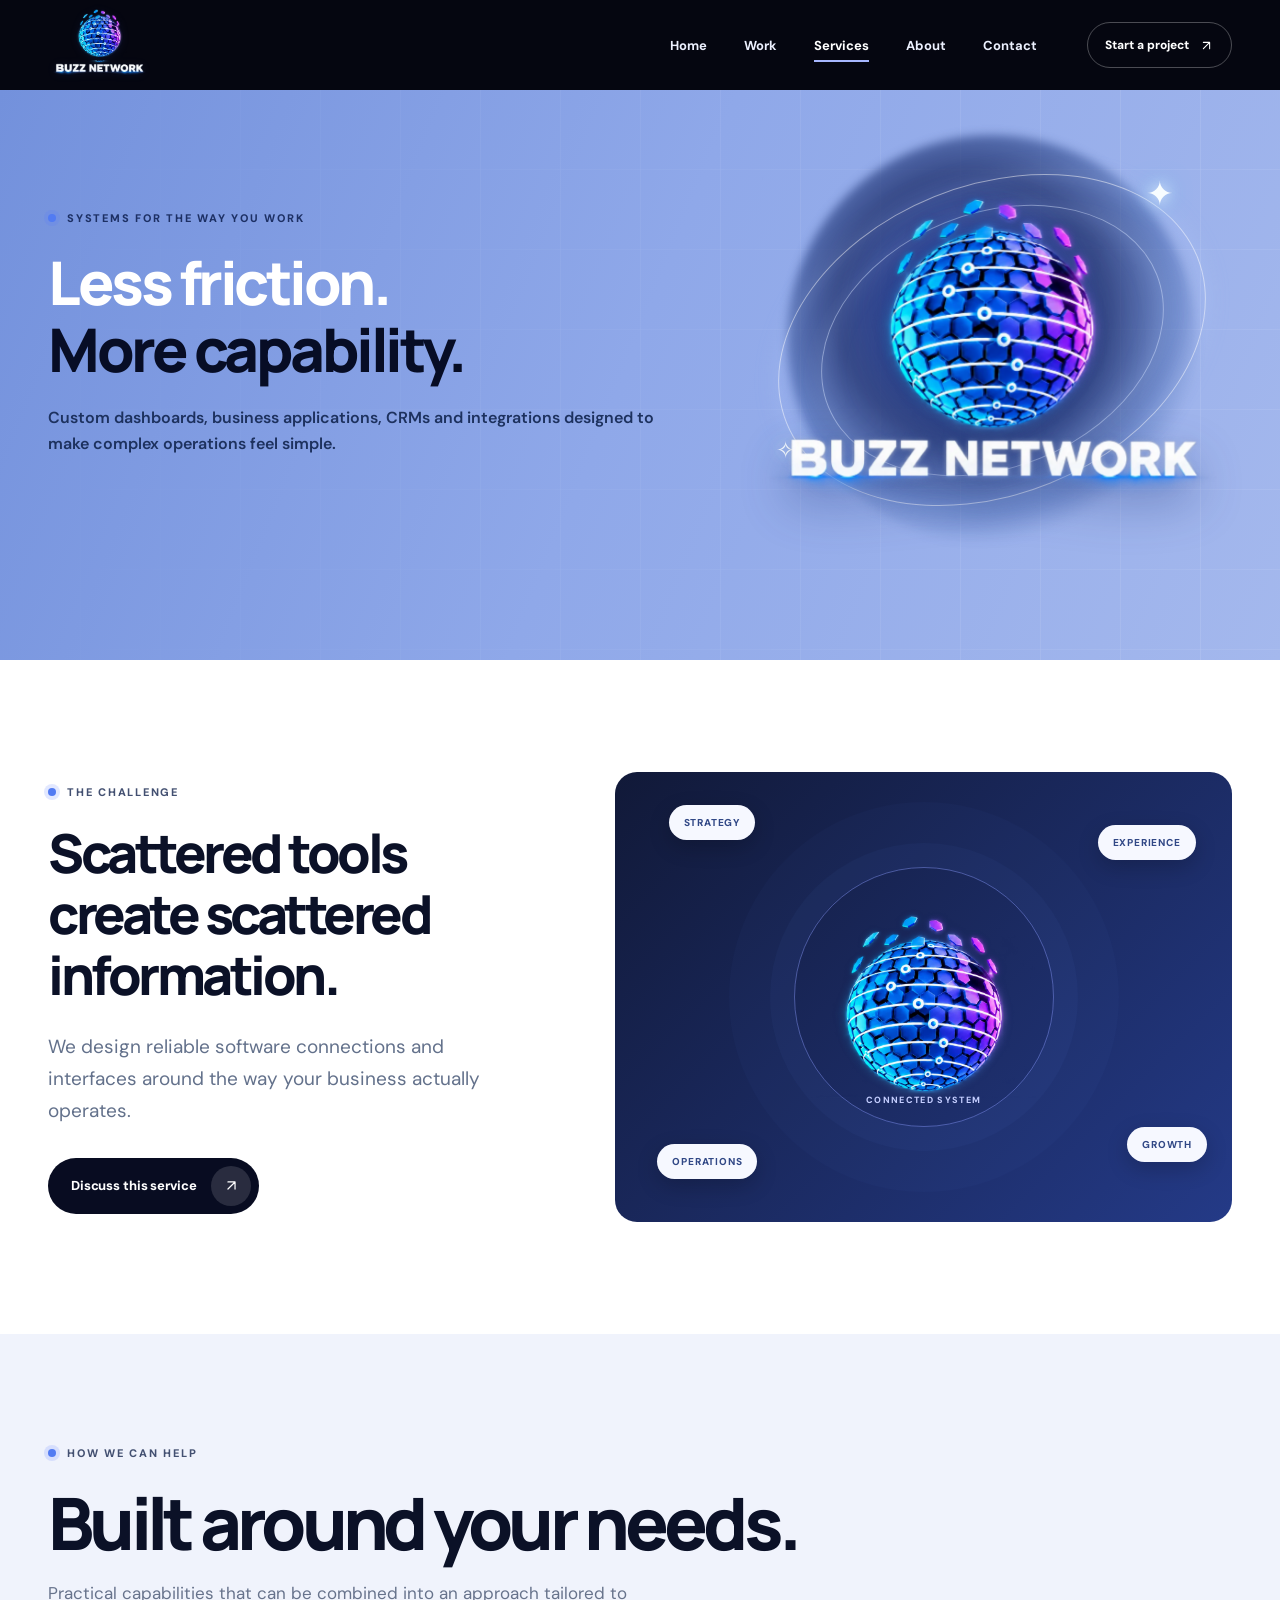
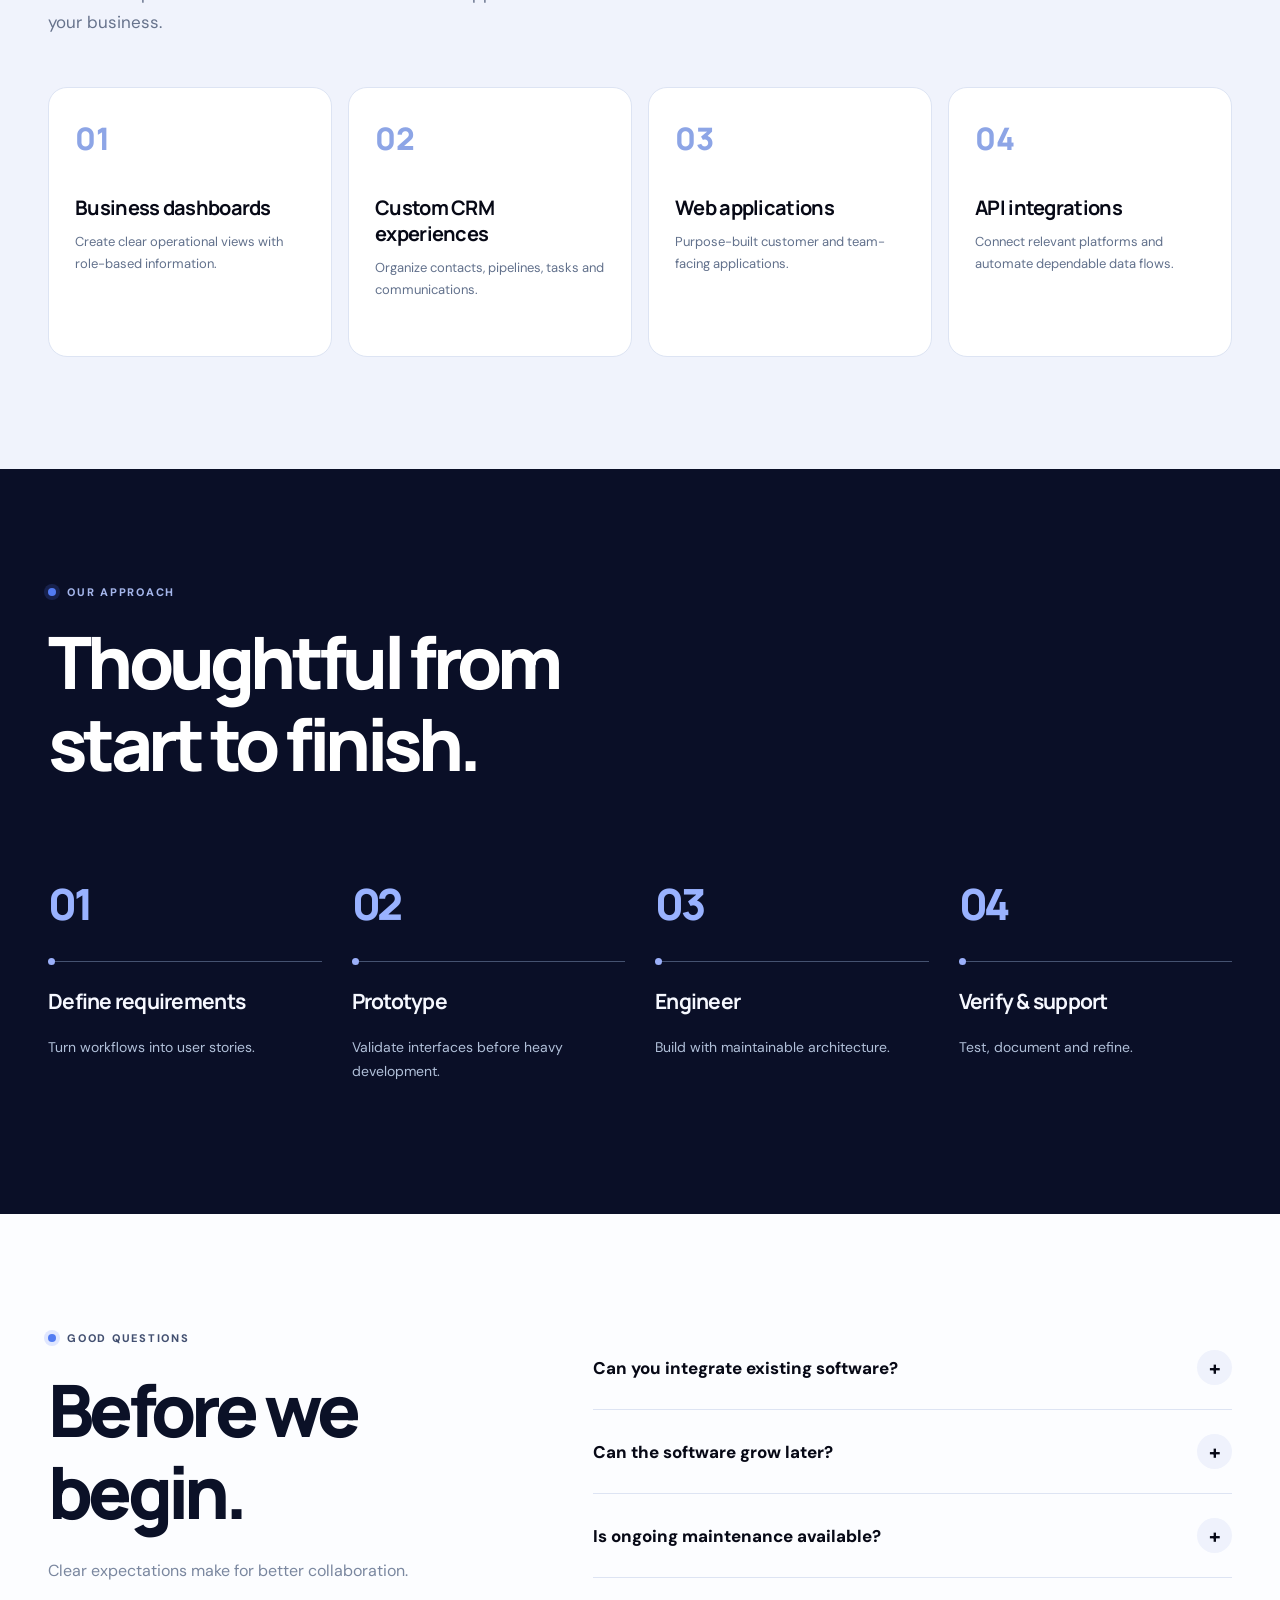
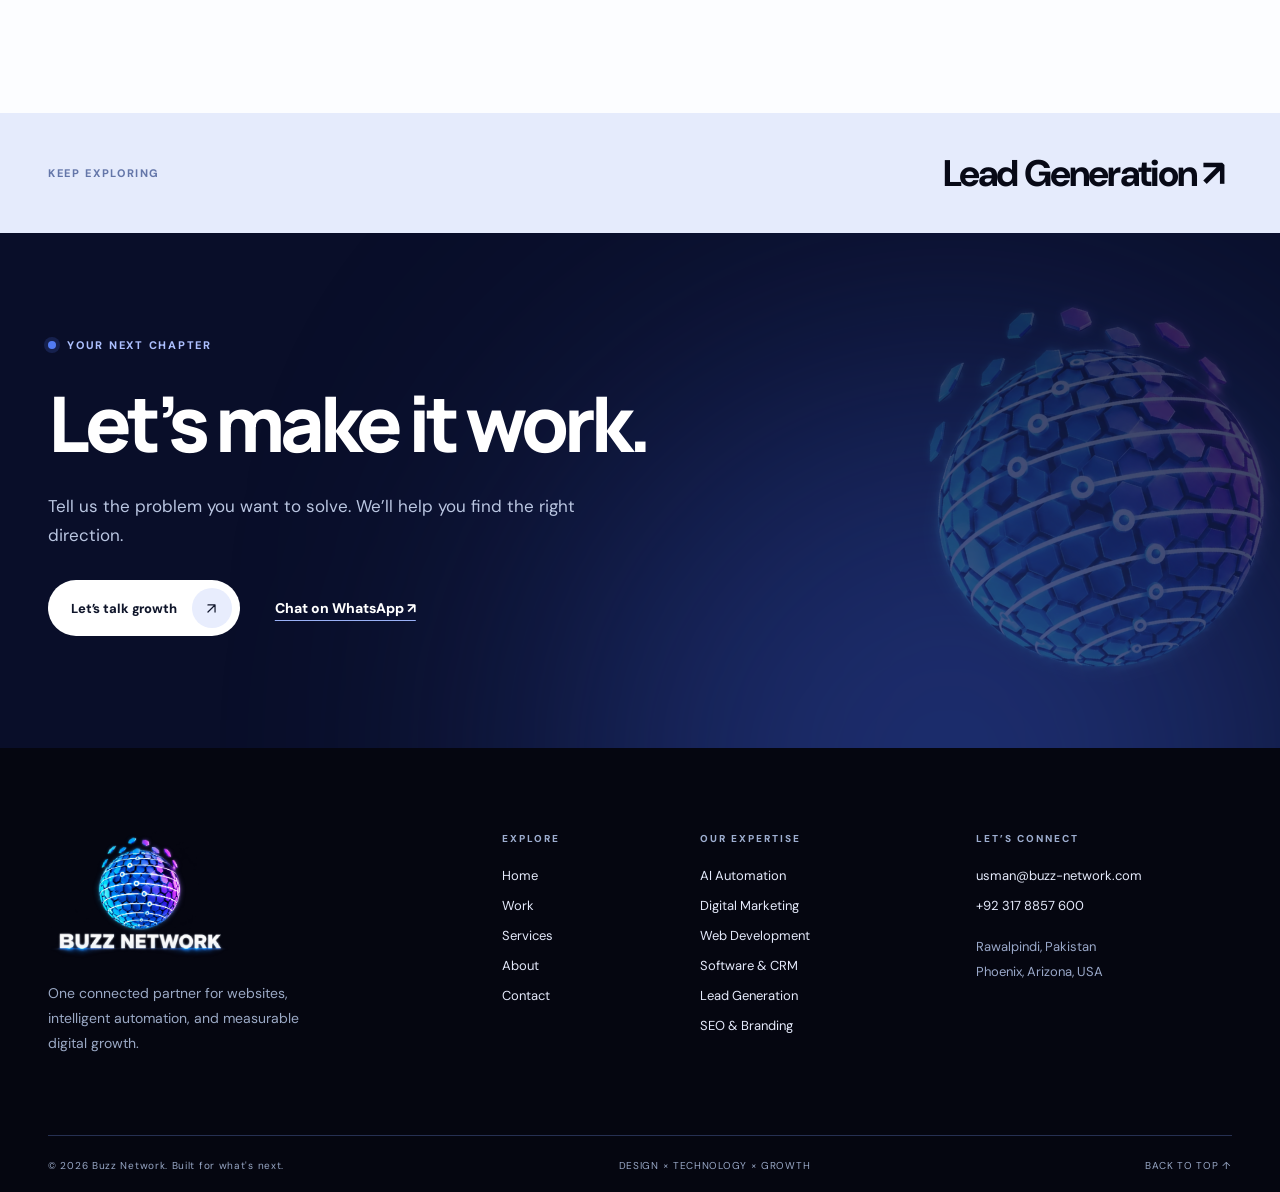
<file: software-development.html>
<!doctype html><html lang="en"><head><meta charset="utf-8"><meta name="viewport" content="width=device-width,initial-scale=1"><meta name="theme-color" content="#060816"><meta name="description" content="Software &amp; CRM services by Buzz Network. Platforms, integrations and dashboards for the work behind the scenes."><meta name="robots" content="index,follow"><title>Software &amp; CRM Solutions | Buzz Network</title><link rel="icon" href="assets/favicon.png"><link rel="preconnect" href="https://fonts.googleapis.com"><link rel="preconnect" href="https://fonts.gstatic.com" crossorigin><link href="https://fonts.googleapis.com/css2?family=DM+Sans:wght@400;500;600;700;800&family=Manrope:wght@400;500;600;700;800&display=swap" rel="stylesheet"><link rel="canonical" href="https://buzz-network.com/software-development.html"><meta property="og:type" content="website"><meta property="og:site_name" content="Buzz Network"><meta property="og:title" content="Software &amp; CRM Solutions | Buzz Network"><meta property="og:description" content="Software &amp; CRM services by Buzz Network. Platforms, integrations and dashboards for the work behind the scenes."><meta property="og:url" content="https://buzz-network.com/software-development.html"><meta property="og:image" content="https://buzz-network.com/assets/buzz-logo-full.webp"><meta name="twitter:card" content="summary"><meta name="twitter:title" content="Software &amp; CRM Solutions | Buzz Network"><meta name="twitter:description" content="Software &amp; CRM services by Buzz Network. Platforms, integrations and dashboards for the work behind the scenes."><link rel="stylesheet" href="styles.css"><script src="app.js" defer></script></head><body id="top" class="page-services"><a class="skip-link" href="#main">Skip to content</a><header class="site-header" id="site-header"><div class="container header__inner"><a class="brand" href="index.html" aria-label="Buzz Network home"><img src="assets/buzz-logo-nav.webp" alt="Buzz Network" width="105" height="78"></a><nav class="nav" aria-label="Primary navigation"><a href="index.html" class="nav__link ">Home</a><a href="work.html" class="nav__link ">Work</a><a href="services.html" class="nav__link is-active">Services</a><a href="about.html" class="nav__link ">About</a><a href="contact.html" class="nav__link ">Contact</a></nav><a class="header__cta" href="contact.html">Start a project <svg width="15" height="15" viewBox="0 0 24 24" fill="none" stroke="currentColor" stroke-width="1.7" stroke-linecap="round" stroke-linejoin="round" aria-hidden="true"><path d="M7 17 17 7M7 7h10v10"/></svg></a><button class="menu-toggle" id="menu-toggle" type="button" aria-expanded="false" aria-controls="mobile-menu" aria-label="Open navigation"><svg width="25" height="25" viewBox="0 0 24 24" fill="none" stroke="currentColor" stroke-width="1.7" stroke-linecap="round" stroke-linejoin="round" aria-hidden="true"><path d="M4 7h16M4 12h16M4 17h16"/></svg></button></div><div class="mega" id="services-mega" aria-label="Services quick links"><div class="container mega__inner"><span class="mega__label">EXPLORE CAPABILITIES</span><div class="mega__grid"><a href="ai-automation.html" class="mega__item"><span class="mega__icon"><svg width="20" height="20" viewBox="0 0 24 24" fill="none" stroke="currentColor" stroke-width="1.7" stroke-linecap="round" stroke-linejoin="round" aria-hidden="true"><path d="m12 3 1.7 5.3L19 10l-5.3 1.7L12 17l-1.7-5.3L5 10l5.3-1.7L12 3ZM19 17l.7 1.8L22 19.5l-2.3.7L19 22l-.7-1.8-2.3-.7 2.3-.7L19 17Z"/></svg></span><span><strong>AI Automation</strong><small>Intelligence</small></span><svg width="15" height="15" viewBox="0 0 24 24" fill="none" stroke="currentColor" stroke-width="1.7" stroke-linecap="round" stroke-linejoin="round" aria-hidden="true"><path d="M7 17 17 7M7 7h10v10"/></svg></a><a href="digital-marketing.html" class="mega__item"><span class="mega__icon"><svg width="20" height="20" viewBox="0 0 24 24" fill="none" stroke="currentColor" stroke-width="1.7" stroke-linecap="round" stroke-linejoin="round" aria-hidden="true"><circle cx="12" cy="12" r="9"/><circle cx="12" cy="12" r="5"/><circle cx="12" cy="12" r="1"/></svg></span><span><strong>Digital Marketing</strong><small>Acquisition</small></span><svg width="15" height="15" viewBox="0 0 24 24" fill="none" stroke="currentColor" stroke-width="1.7" stroke-linecap="round" stroke-linejoin="round" aria-hidden="true"><path d="M7 17 17 7M7 7h10v10"/></svg></a><a href="web-development.html" class="mega__item"><span class="mega__icon"><svg width="20" height="20" viewBox="0 0 24 24" fill="none" stroke="currentColor" stroke-width="1.7" stroke-linecap="round" stroke-linejoin="round" aria-hidden="true"><rect x="3" y="4" width="18" height="16" rx="2"/><path d="M3 9h18M7 6.5h.01M10 6.5h.01"/></svg></span><span><strong>Web Development</strong><small>Experiences</small></span><svg width="15" height="15" viewBox="0 0 24 24" fill="none" stroke="currentColor" stroke-width="1.7" stroke-linecap="round" stroke-linejoin="round" aria-hidden="true"><path d="M7 17 17 7M7 7h10v10"/></svg></a><a href="software-development.html" class="mega__item"><span class="mega__icon"><svg width="20" height="20" viewBox="0 0 24 24" fill="none" stroke="currentColor" stroke-width="1.7" stroke-linecap="round" stroke-linejoin="round" aria-hidden="true"><path d="m12 3 9 5-9 5-9-5 9-5ZM3 12l9 5 9-5M3 16l9 5 9-5"/></svg></span><span><strong>Software & CRM</strong><small>Systems</small></span><svg width="15" height="15" viewBox="0 0 24 24" fill="none" stroke="currentColor" stroke-width="1.7" stroke-linecap="round" stroke-linejoin="round" aria-hidden="true"><path d="M7 17 17 7M7 7h10v10"/></svg></a><a href="lead-generation.html" class="mega__item"><span class="mega__icon"><svg width="20" height="20" viewBox="0 0 24 24" fill="none" stroke="currentColor" stroke-width="1.7" stroke-linecap="round" stroke-linejoin="round" aria-hidden="true"><path d="M16 20v-2a4 4 0 0 0-4-4H6a4 4 0 0 0-4 4v2M9 10a4 4 0 1 0 0-8 4 4 0 0 0 0 8ZM22 20v-2a4 4 0 0 0-3-3.9M16 2.1a4 4 0 0 1 0 7.8"/></svg></span><span><strong>Lead Generation</strong><small>Pipeline</small></span><svg width="15" height="15" viewBox="0 0 24 24" fill="none" stroke="currentColor" stroke-width="1.7" stroke-linecap="round" stroke-linejoin="round" aria-hidden="true"><path d="M7 17 17 7M7 7h10v10"/></svg></a><a href="seo-branding.html" class="mega__item"><span class="mega__icon"><svg width="20" height="20" viewBox="0 0 24 24" fill="none" stroke="currentColor" stroke-width="1.7" stroke-linecap="round" stroke-linejoin="round" aria-hidden="true"><circle cx="10.5" cy="10.5" r="7.5"/><path d="m16 16 5 5"/></svg></span><span><strong>SEO & Branding</strong><small>Discovery</small></span><svg width="15" height="15" viewBox="0 0 24 24" fill="none" stroke="currentColor" stroke-width="1.7" stroke-linecap="round" stroke-linejoin="round" aria-hidden="true"><path d="M7 17 17 7M7 7h10v10"/></svg></a></div></div></div><nav class="mobile-menu" id="mobile-menu" aria-label="Mobile navigation" hidden><a href="index.html" class="nav__link ">Home</a><a href="work.html" class="nav__link ">Work</a><a href="services.html" class="nav__link is-active">Services</a><a href="about.html" class="nav__link ">About</a><a href="contact.html" class="nav__link ">Contact</a><div class="mobile-menu__label">OUR SPECIALTIES</div><a href="ai-automation.html">AI Automation</a><a href="digital-marketing.html">Digital Marketing</a><a href="web-development.html">Web Development</a><a href="software-development.html">Software & CRM</a><a href="lead-generation.html">Lead Generation</a><a href="seo-branding.html">SEO & Branding</a></nav></header><main id="main"><section class="page-hero page-hero--lavender"><div class="page-hero__grid" aria-hidden="true"></div><div class="container page-hero__inner"><div class="page-hero__content"><div class="eyebrow"><i class="eyebrow__dot"></i>SYSTEMS FOR THE WAY YOU WORK</div><h1 class="display page-hero__title reveal">Less friction.<br><span class="text-ink">More capability.</span></h1><p class="page-hero__intro reveal">Custom dashboards, business applications, CRMs and integrations designed to make complex operations feel simple.</p></div><div class="page-hero__visual" aria-label="Animated Buzz Network logo"><div class="page-hero__aura" aria-hidden="true"></div><span class="page-hero__ring page-hero__ring--outer" aria-hidden="true"></span><span class="page-hero__ring page-hero__ring--inner" aria-hidden="true"></span><span class="page-hero__spark page-hero__spark--one" aria-hidden="true">✦</span><span class="page-hero__spark page-hero__spark--two" aria-hidden="true">✧</span><img class="page-hero__brand" src="assets/buzz-logo-full.webp" alt="Buzz Network" width="1000" height="805" loading="eager" decoding="async"></div></div></section><section class="section service-narrative"><div class="container service-narrative__grid"><div><div class="eyebrow"><i class="eyebrow__dot"></i>THE CHALLENGE</div><h2 class="display reveal">Scattered tools create scattered information.</h2><p class="service-narrative__summary">We design reliable software connections and interfaces around the way your business actually operates.</p><a class="button button--ink" href="contact.html"><span>Discuss this service</span><span class="button__icon"><svg width="17" height="17" viewBox="0 0 24 24" fill="none" stroke="currentColor" stroke-width="1.7" stroke-linecap="round" stroke-linejoin="round" aria-hidden="true"><path d="M7 17 17 7M7 7h10v10"/></svg></span></a></div><div class="service-narrative__visual reveal"><div class="system-map"><div class="system-map__core"><img src="assets/buzz-mark.webp" alt="" loading="lazy"><span>CONNECTED SYSTEM</span></div><span class="system-map__node system-map__node--a">STRATEGY</span><span class="system-map__node system-map__node--b">EXPERIENCE</span><span class="system-map__node system-map__node--c">OPERATIONS</span><span class="system-map__node system-map__node--d">GROWTH</span></div></div></div></section><section class="section section--cloud"><div class="container"><div class="section-head"><div class="eyebrow"><i class="eyebrow__dot"></i>HOW WE CAN HELP</div><h2 class="display reveal">Built around your needs.</h2><p class="section-head__desc">Practical capabilities that can be combined into an approach tailored to your business.</p></div><div class="detail-grid"><article class="detail-card reveal"><span>01</span><h3>Business dashboards</h3><p>Create clear operational views with role-based information.</p></article><article class="detail-card reveal"><span>02</span><h3>Custom CRM experiences</h3><p>Organize contacts, pipelines, tasks and communications.</p></article><article class="detail-card reveal"><span>03</span><h3>Web applications</h3><p>Purpose-built customer and team-facing applications.</p></article><article class="detail-card reveal"><span>04</span><h3>API integrations</h3><p>Connect relevant platforms and automate dependable data flows.</p></article></div></div></section><section class="section section--ink methodology"><div class="container"><div class="section-head section-head--dark"><div class="eyebrow"><i class="eyebrow__dot"></i>OUR APPROACH</div><h2 class="display display--white reveal">Thoughtful from<br>start to finish.</h2></div><div class="method-grid"><div class="method-item reveal"><span>01</span><div class="method-item__line"></div><h3>Define requirements</h3><p>Turn workflows into user stories.</p></div><div class="method-item reveal"><span>02</span><div class="method-item__line"></div><h3>Prototype</h3><p>Validate interfaces before heavy development.</p></div><div class="method-item reveal"><span>03</span><div class="method-item__line"></div><h3>Engineer</h3><p>Build with maintainable architecture.</p></div><div class="method-item reveal"><span>04</span><div class="method-item__line"></div><h3>Verify & support</h3><p>Test, document and refine.</p></div></div></div></section><section class="section faq-section"><div class="container faq-grid"><div><div class="eyebrow"><i class="eyebrow__dot"></i>GOOD QUESTIONS</div><h2 class="display reveal">Before we begin.</h2><p>Clear expectations make for better collaboration.</p></div><div class="faq-list"><details class="faq-item"><summary>Can you integrate existing software?<span>+</span></summary><p>We assess available APIs, permissions and data requirements before committing to an integration.</p></details><details class="faq-item"><summary>Can the software grow later?<span>+</span></summary><p>We design for maintainability and identify scale-sensitive components during architecture planning.</p></details><details class="faq-item"><summary>Is ongoing maintenance available?<span>+</span></summary><p>Maintenance and improvement plans can be discussed based on the product and technology stack.</p></details></div></div></section><section class="next-service"><div class="container"><span>KEEP EXPLORING</span><a href="lead-generation.html">Lead Generation <span>↗</span></a></div></section><section class="closing-cta"><div class="closing-cta__glow"></div><div class="container closing-cta__inner"><div class="eyebrow"><i class="eyebrow__dot"></i>YOUR NEXT CHAPTER</div><h2 class="display display--white">Let’s make it work.</h2><p>Tell us the problem you want to solve. We’ll help you find the right direction.</p><div class="closing-cta__actions"><a class="button button--light" href="contact.html"><span>Let’s talk growth</span><span class="button__icon"><svg width="17" height="17" viewBox="0 0 24 24" fill="none" stroke="currentColor" stroke-width="1.7" stroke-linecap="round" stroke-linejoin="round" aria-hidden="true"><path d="M7 17 17 7M7 7h10v10"/></svg></span></a><a class="text-link text-link--light" href="https://wa.me/923178857600" target="_blank" rel="noopener">Chat on WhatsApp ↗</a></div><img class="closing-cta__mark" src="assets/buzz-mark.webp" loading="lazy" alt="" aria-hidden="true"></div></section></main><footer class="footer"><div class="container footer__top"><div><a href="index.html" class="footer__logo" aria-label="Buzz Network home"><img src="assets/buzz-logo-full.webp" alt="Buzz Network brand logo" loading="lazy" width="200" height="160"></a><p>One connected partner for websites, intelligent automation, and measurable digital growth.</p></div><div class="footer__links"><h3>EXPLORE</h3><a href="index.html">Home</a><a href="work.html">Work</a><a href="services.html">Services</a><a href="about.html">About</a><a href="contact.html">Contact</a></div><div class="footer__links"><h3>OUR EXPERTISE</h3><a href="ai-automation.html">AI Automation</a><a href="digital-marketing.html">Digital Marketing</a><a href="web-development.html">Web Development</a><a href="software-development.html">Software & CRM</a><a href="lead-generation.html">Lead Generation</a><a href="seo-branding.html">SEO & Branding</a></div><div class="footer__links footer__reach"><h3>LET’S CONNECT</h3><a href="mailto:usman@buzz-network.com">usman@buzz-network.com</a><a href="https://wa.me/923178857600" rel="noopener" target="_blank">+92 317 8857 600</a><small>Rawalpindi, Pakistan<br>Phoenix, Arizona, USA</small></div></div><div class="container footer__bottom"><span>© 2026 Buzz Network. Built for what's next.</span><span>DESIGN × TECHNOLOGY × GROWTH</span><a href="#top">BACK TO TOP ↑</a></div></footer></body></html>
</file>
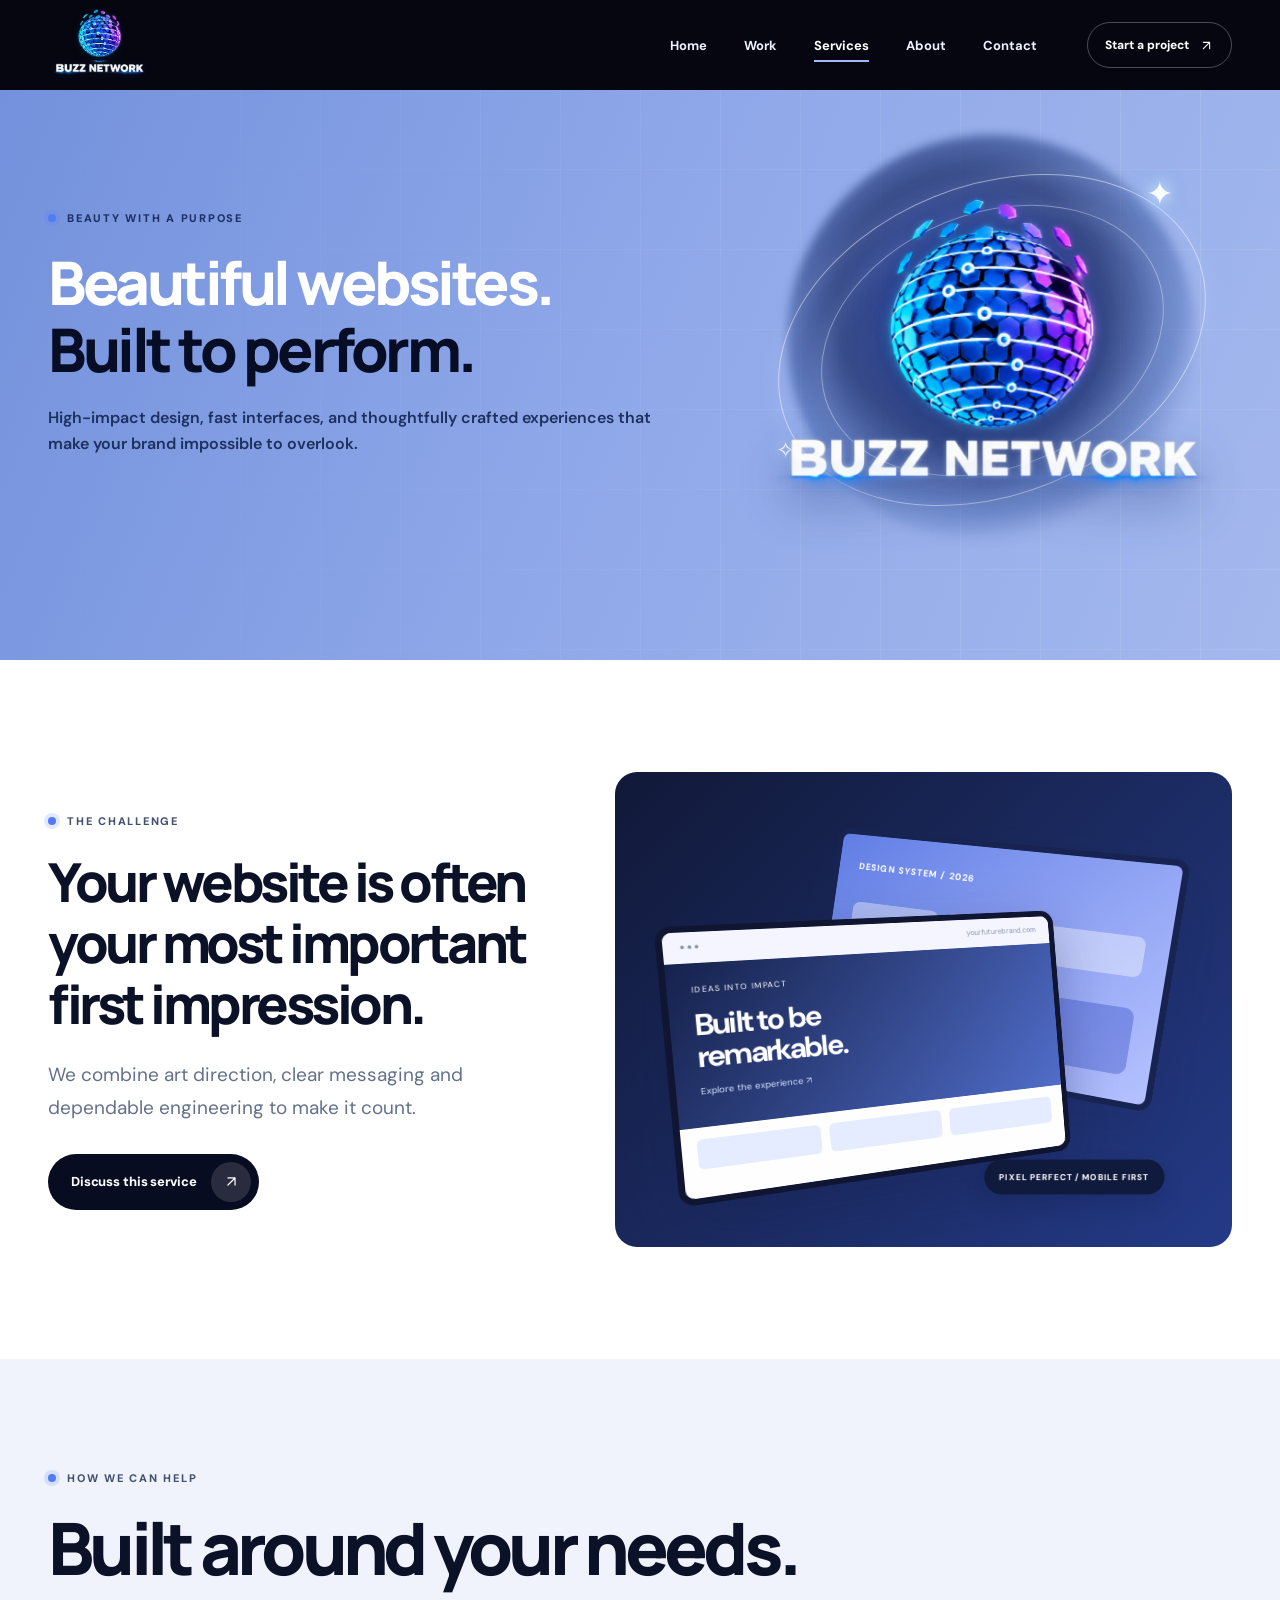
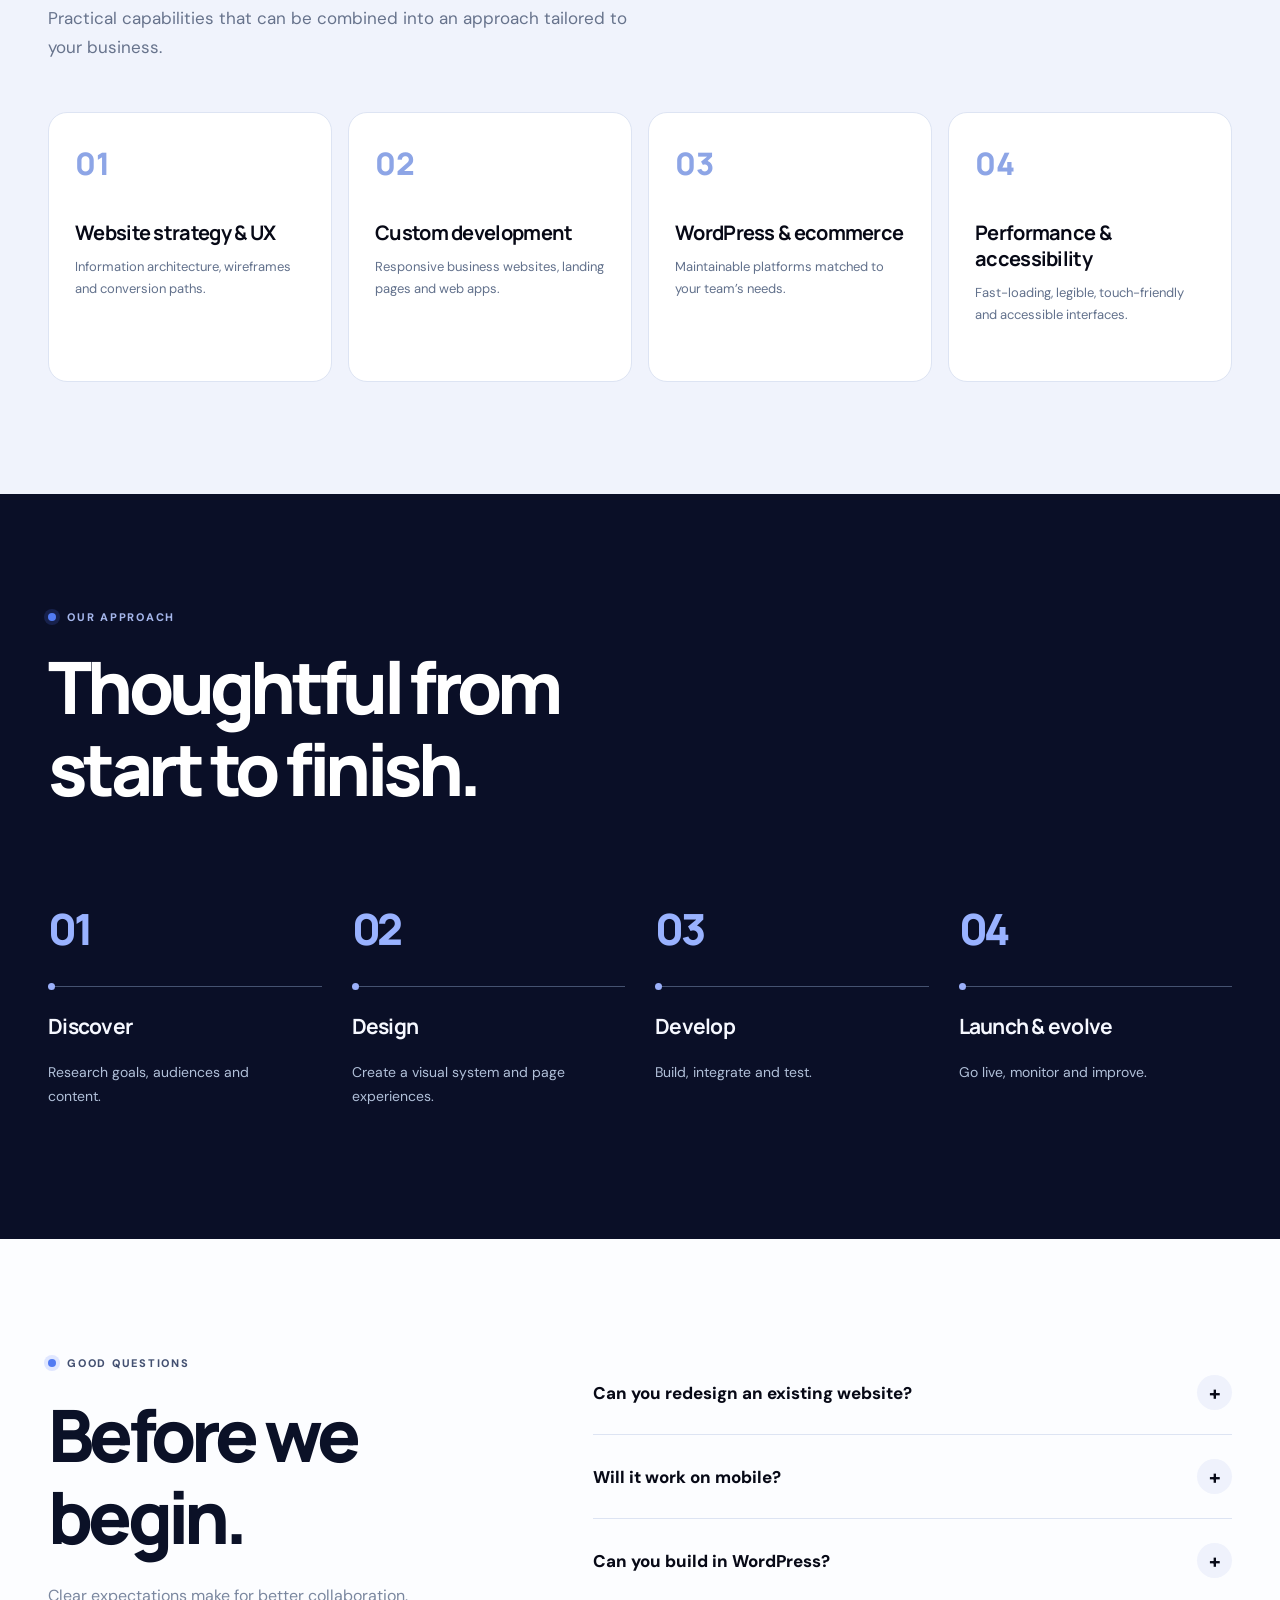
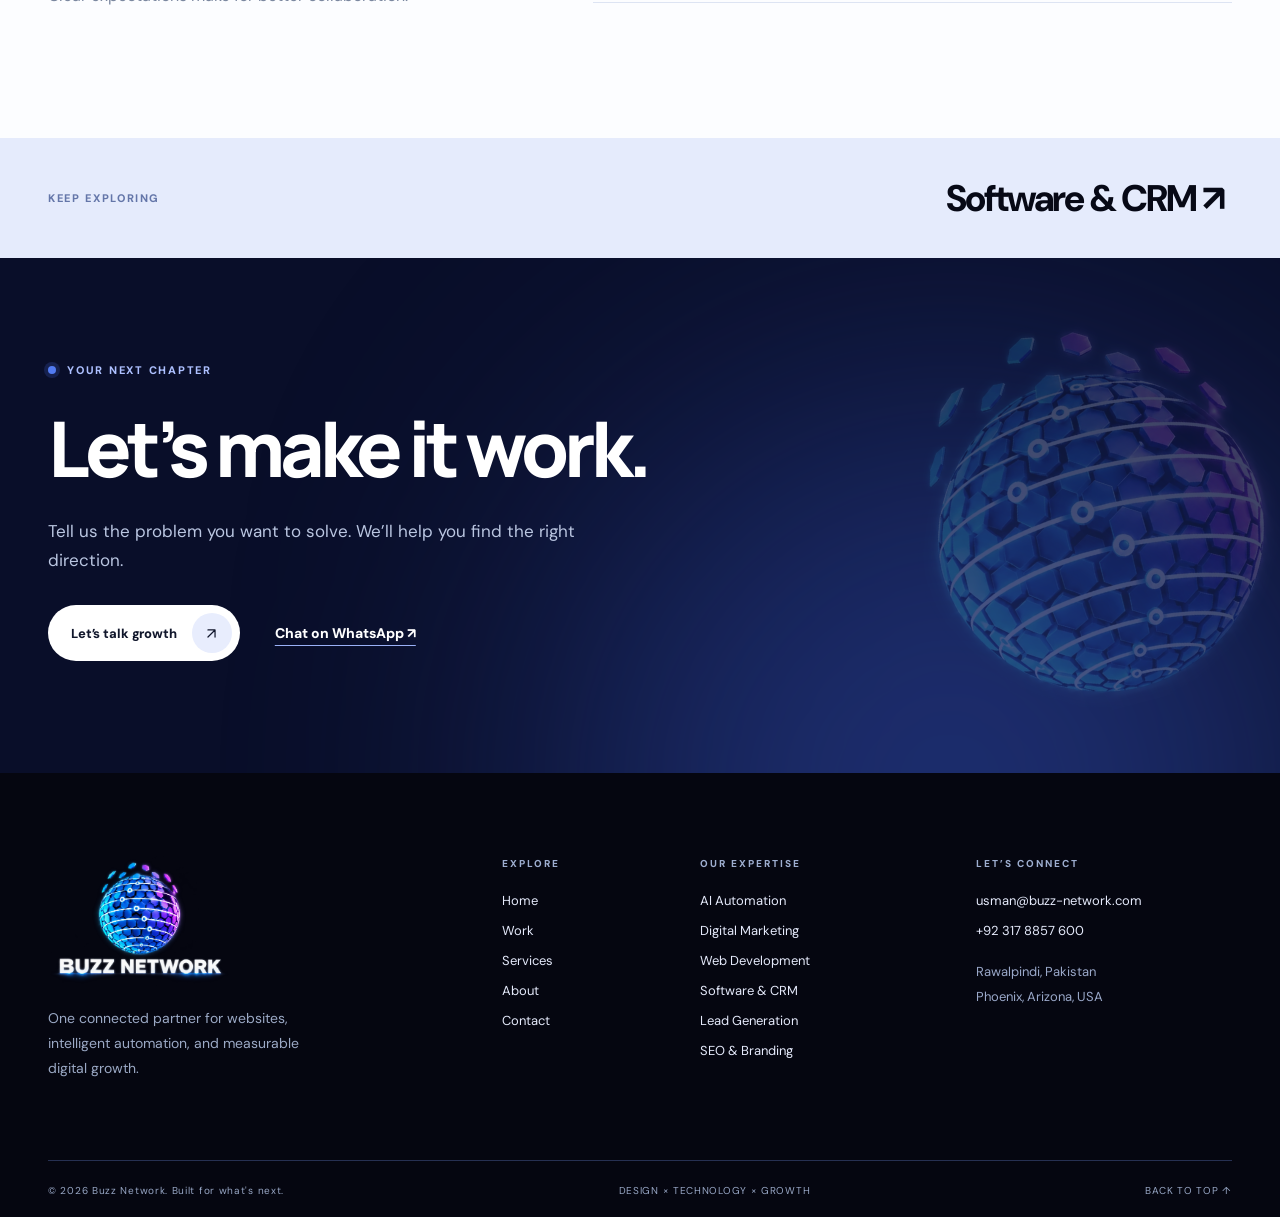
<file: web-development.html>
<!doctype html><html lang="en"><head><meta charset="utf-8"><meta name="viewport" content="width=device-width,initial-scale=1"><meta name="theme-color" content="#060816"><meta name="description" content="Web Development services by Buzz Network. Fast, beautiful websites designed around real visitor decisions."><meta name="robots" content="index,follow"><title>Web Development Solutions | Buzz Network</title><link rel="icon" href="assets/favicon.png"><link rel="preconnect" href="https://fonts.googleapis.com"><link rel="preconnect" href="https://fonts.gstatic.com" crossorigin><link href="https://fonts.googleapis.com/css2?family=DM+Sans:wght@400;500;600;700;800&family=Manrope:wght@400;500;600;700;800&display=swap" rel="stylesheet"><link rel="canonical" href="https://buzz-network.com/web-development.html"><meta property="og:type" content="website"><meta property="og:site_name" content="Buzz Network"><meta property="og:title" content="Web Development Solutions | Buzz Network"><meta property="og:description" content="Web Development services by Buzz Network. Fast, beautiful websites designed around real visitor decisions."><meta property="og:url" content="https://buzz-network.com/web-development.html"><meta property="og:image" content="https://buzz-network.com/assets/buzz-logo-full.webp"><meta name="twitter:card" content="summary"><meta name="twitter:title" content="Web Development Solutions | Buzz Network"><meta name="twitter:description" content="Web Development services by Buzz Network. Fast, beautiful websites designed around real visitor decisions."><link rel="stylesheet" href="styles.css"><script src="app.js" defer></script></head><body id="top" class="page-services"><a class="skip-link" href="#main">Skip to content</a><header class="site-header" id="site-header"><div class="container header__inner"><a class="brand" href="index.html" aria-label="Buzz Network home"><img src="assets/buzz-logo-nav.webp" alt="Buzz Network" width="105" height="78"></a><nav class="nav" aria-label="Primary navigation"><a href="index.html" class="nav__link ">Home</a><a href="work.html" class="nav__link ">Work</a><a href="services.html" class="nav__link is-active">Services</a><a href="about.html" class="nav__link ">About</a><a href="contact.html" class="nav__link ">Contact</a></nav><a class="header__cta" href="contact.html">Start a project <svg width="15" height="15" viewBox="0 0 24 24" fill="none" stroke="currentColor" stroke-width="1.7" stroke-linecap="round" stroke-linejoin="round" aria-hidden="true"><path d="M7 17 17 7M7 7h10v10"/></svg></a><button class="menu-toggle" id="menu-toggle" type="button" aria-expanded="false" aria-controls="mobile-menu" aria-label="Open navigation"><svg width="25" height="25" viewBox="0 0 24 24" fill="none" stroke="currentColor" stroke-width="1.7" stroke-linecap="round" stroke-linejoin="round" aria-hidden="true"><path d="M4 7h16M4 12h16M4 17h16"/></svg></button></div><div class="mega" id="services-mega" aria-label="Services quick links"><div class="container mega__inner"><span class="mega__label">EXPLORE CAPABILITIES</span><div class="mega__grid"><a href="ai-automation.html" class="mega__item"><span class="mega__icon"><svg width="20" height="20" viewBox="0 0 24 24" fill="none" stroke="currentColor" stroke-width="1.7" stroke-linecap="round" stroke-linejoin="round" aria-hidden="true"><path d="m12 3 1.7 5.3L19 10l-5.3 1.7L12 17l-1.7-5.3L5 10l5.3-1.7L12 3ZM19 17l.7 1.8L22 19.5l-2.3.7L19 22l-.7-1.8-2.3-.7 2.3-.7L19 17Z"/></svg></span><span><strong>AI Automation</strong><small>Intelligence</small></span><svg width="15" height="15" viewBox="0 0 24 24" fill="none" stroke="currentColor" stroke-width="1.7" stroke-linecap="round" stroke-linejoin="round" aria-hidden="true"><path d="M7 17 17 7M7 7h10v10"/></svg></a><a href="digital-marketing.html" class="mega__item"><span class="mega__icon"><svg width="20" height="20" viewBox="0 0 24 24" fill="none" stroke="currentColor" stroke-width="1.7" stroke-linecap="round" stroke-linejoin="round" aria-hidden="true"><circle cx="12" cy="12" r="9"/><circle cx="12" cy="12" r="5"/><circle cx="12" cy="12" r="1"/></svg></span><span><strong>Digital Marketing</strong><small>Acquisition</small></span><svg width="15" height="15" viewBox="0 0 24 24" fill="none" stroke="currentColor" stroke-width="1.7" stroke-linecap="round" stroke-linejoin="round" aria-hidden="true"><path d="M7 17 17 7M7 7h10v10"/></svg></a><a href="web-development.html" class="mega__item"><span class="mega__icon"><svg width="20" height="20" viewBox="0 0 24 24" fill="none" stroke="currentColor" stroke-width="1.7" stroke-linecap="round" stroke-linejoin="round" aria-hidden="true"><rect x="3" y="4" width="18" height="16" rx="2"/><path d="M3 9h18M7 6.5h.01M10 6.5h.01"/></svg></span><span><strong>Web Development</strong><small>Experiences</small></span><svg width="15" height="15" viewBox="0 0 24 24" fill="none" stroke="currentColor" stroke-width="1.7" stroke-linecap="round" stroke-linejoin="round" aria-hidden="true"><path d="M7 17 17 7M7 7h10v10"/></svg></a><a href="software-development.html" class="mega__item"><span class="mega__icon"><svg width="20" height="20" viewBox="0 0 24 24" fill="none" stroke="currentColor" stroke-width="1.7" stroke-linecap="round" stroke-linejoin="round" aria-hidden="true"><path d="m12 3 9 5-9 5-9-5 9-5ZM3 12l9 5 9-5M3 16l9 5 9-5"/></svg></span><span><strong>Software & CRM</strong><small>Systems</small></span><svg width="15" height="15" viewBox="0 0 24 24" fill="none" stroke="currentColor" stroke-width="1.7" stroke-linecap="round" stroke-linejoin="round" aria-hidden="true"><path d="M7 17 17 7M7 7h10v10"/></svg></a><a href="lead-generation.html" class="mega__item"><span class="mega__icon"><svg width="20" height="20" viewBox="0 0 24 24" fill="none" stroke="currentColor" stroke-width="1.7" stroke-linecap="round" stroke-linejoin="round" aria-hidden="true"><path d="M16 20v-2a4 4 0 0 0-4-4H6a4 4 0 0 0-4 4v2M9 10a4 4 0 1 0 0-8 4 4 0 0 0 0 8ZM22 20v-2a4 4 0 0 0-3-3.9M16 2.1a4 4 0 0 1 0 7.8"/></svg></span><span><strong>Lead Generation</strong><small>Pipeline</small></span><svg width="15" height="15" viewBox="0 0 24 24" fill="none" stroke="currentColor" stroke-width="1.7" stroke-linecap="round" stroke-linejoin="round" aria-hidden="true"><path d="M7 17 17 7M7 7h10v10"/></svg></a><a href="seo-branding.html" class="mega__item"><span class="mega__icon"><svg width="20" height="20" viewBox="0 0 24 24" fill="none" stroke="currentColor" stroke-width="1.7" stroke-linecap="round" stroke-linejoin="round" aria-hidden="true"><circle cx="10.5" cy="10.5" r="7.5"/><path d="m16 16 5 5"/></svg></span><span><strong>SEO & Branding</strong><small>Discovery</small></span><svg width="15" height="15" viewBox="0 0 24 24" fill="none" stroke="currentColor" stroke-width="1.7" stroke-linecap="round" stroke-linejoin="round" aria-hidden="true"><path d="M7 17 17 7M7 7h10v10"/></svg></a></div></div></div><nav class="mobile-menu" id="mobile-menu" aria-label="Mobile navigation" hidden><a href="index.html" class="nav__link ">Home</a><a href="work.html" class="nav__link ">Work</a><a href="services.html" class="nav__link is-active">Services</a><a href="about.html" class="nav__link ">About</a><a href="contact.html" class="nav__link ">Contact</a><div class="mobile-menu__label">OUR SPECIALTIES</div><a href="ai-automation.html">AI Automation</a><a href="digital-marketing.html">Digital Marketing</a><a href="web-development.html">Web Development</a><a href="software-development.html">Software & CRM</a><a href="lead-generation.html">Lead Generation</a><a href="seo-branding.html">SEO & Branding</a></nav></header><main id="main"><section class="page-hero page-hero--lavender"><div class="page-hero__grid" aria-hidden="true"></div><div class="container page-hero__inner"><div class="page-hero__content"><div class="eyebrow"><i class="eyebrow__dot"></i>BEAUTY WITH A PURPOSE</div><h1 class="display page-hero__title reveal">Beautiful websites.<br><span class="text-ink">Built to perform.</span></h1><p class="page-hero__intro reveal">High-impact design, fast interfaces, and thoughtfully crafted experiences that make your brand impossible to overlook.</p></div><div class="page-hero__visual" aria-label="Animated Buzz Network logo"><div class="page-hero__aura" aria-hidden="true"></div><span class="page-hero__ring page-hero__ring--outer" aria-hidden="true"></span><span class="page-hero__ring page-hero__ring--inner" aria-hidden="true"></span><span class="page-hero__spark page-hero__spark--one" aria-hidden="true">✦</span><span class="page-hero__spark page-hero__spark--two" aria-hidden="true">✧</span><img class="page-hero__brand" src="assets/buzz-logo-full.webp" alt="Buzz Network" width="1000" height="805" loading="eager" decoding="async"></div></div></section><section class="section service-narrative"><div class="container service-narrative__grid"><div><div class="eyebrow"><i class="eyebrow__dot"></i>THE CHALLENGE</div><h2 class="display reveal">Your website is often your most important first impression.</h2><p class="service-narrative__summary">We combine art direction, clear messaging and dependable engineering to make it count.</p><a class="button button--ink" href="contact.html"><span>Discuss this service</span><span class="button__icon"><svg width="17" height="17" viewBox="0 0 24 24" fill="none" stroke="currentColor" stroke-width="1.7" stroke-linecap="round" stroke-linejoin="round" aria-hidden="true"><path d="M7 17 17 7M7 7h10v10"/></svg></span></a></div><div class="service-narrative__visual reveal"><div class="web-studio"><div class="web-studio__back"><span>DESIGN SYSTEM / 2026</span><div class="web-studio__bars"><i></i><i></i><i></i></div><div class="web-studio__block"></div></div><div class="web-studio__front"><div class="fake-browser"><span>● ● ●</span><span>yourfuturebrand.com</span></div><div class="fake-hero"><span>IDEAS INTO IMPACT</span><strong>Built to be<br>remarkable.</strong><span class="fake-cta">Explore the experience ↗</span></div><div class="fake-content"><i></i><i></i><i></i></div></div><div class="web-studio__tag">PIXEL PERFECT / MOBILE FIRST</div></div></div></div></section><section class="section section--cloud"><div class="container"><div class="section-head"><div class="eyebrow"><i class="eyebrow__dot"></i>HOW WE CAN HELP</div><h2 class="display reveal">Built around your needs.</h2><p class="section-head__desc">Practical capabilities that can be combined into an approach tailored to your business.</p></div><div class="detail-grid"><article class="detail-card reveal"><span>01</span><h3>Website strategy & UX</h3><p>Information architecture, wireframes and conversion paths.</p></article><article class="detail-card reveal"><span>02</span><h3>Custom development</h3><p>Responsive business websites, landing pages and web apps.</p></article><article class="detail-card reveal"><span>03</span><h3>WordPress & ecommerce</h3><p>Maintainable platforms matched to your team’s needs.</p></article><article class="detail-card reveal"><span>04</span><h3>Performance & accessibility</h3><p>Fast-loading, legible, touch-friendly and accessible interfaces.</p></article></div></div></section><section class="section section--ink methodology"><div class="container"><div class="section-head section-head--dark"><div class="eyebrow"><i class="eyebrow__dot"></i>OUR APPROACH</div><h2 class="display display--white reveal">Thoughtful from<br>start to finish.</h2></div><div class="method-grid"><div class="method-item reveal"><span>01</span><div class="method-item__line"></div><h3>Discover</h3><p>Research goals, audiences and content.</p></div><div class="method-item reveal"><span>02</span><div class="method-item__line"></div><h3>Design</h3><p>Create a visual system and page experiences.</p></div><div class="method-item reveal"><span>03</span><div class="method-item__line"></div><h3>Develop</h3><p>Build, integrate and test.</p></div><div class="method-item reveal"><span>04</span><div class="method-item__line"></div><h3>Launch & evolve</h3><p>Go live, monitor and improve.</p></div></div></div></section><section class="section faq-section"><div class="container faq-grid"><div><div class="eyebrow"><i class="eyebrow__dot"></i>GOOD QUESTIONS</div><h2 class="display reveal">Before we begin.</h2><p>Clear expectations make for better collaboration.</p></div><div class="faq-list"><details class="faq-item"><summary>Can you redesign an existing website?<span>+</span></summary><p>Yes. We can retain your business content and brand assets while improving structure, design and usability.</p></details><details class="faq-item"><summary>Will it work on mobile?<span>+</span></summary><p>Responsive behavior and mobile interaction design are core requirements, not optional extras.</p></details><details class="faq-item"><summary>Can you build in WordPress?<span>+</span></summary><p>Yes, including custom WordPress builds where editing convenience and platform fit make sense.</p></details></div></div></section><section class="next-service"><div class="container"><span>KEEP EXPLORING</span><a href="software-development.html">Software & CRM <span>↗</span></a></div></section><section class="closing-cta"><div class="closing-cta__glow"></div><div class="container closing-cta__inner"><div class="eyebrow"><i class="eyebrow__dot"></i>YOUR NEXT CHAPTER</div><h2 class="display display--white">Let’s make it work.</h2><p>Tell us the problem you want to solve. We’ll help you find the right direction.</p><div class="closing-cta__actions"><a class="button button--light" href="contact.html"><span>Let’s talk growth</span><span class="button__icon"><svg width="17" height="17" viewBox="0 0 24 24" fill="none" stroke="currentColor" stroke-width="1.7" stroke-linecap="round" stroke-linejoin="round" aria-hidden="true"><path d="M7 17 17 7M7 7h10v10"/></svg></span></a><a class="text-link text-link--light" href="https://wa.me/923178857600" target="_blank" rel="noopener">Chat on WhatsApp ↗</a></div><img class="closing-cta__mark" src="assets/buzz-mark.webp" loading="lazy" alt="" aria-hidden="true"></div></section></main><footer class="footer"><div class="container footer__top"><div><a href="index.html" class="footer__logo" aria-label="Buzz Network home"><img src="assets/buzz-logo-full.webp" alt="Buzz Network brand logo" loading="lazy" width="200" height="160"></a><p>One connected partner for websites, intelligent automation, and measurable digital growth.</p></div><div class="footer__links"><h3>EXPLORE</h3><a href="index.html">Home</a><a href="work.html">Work</a><a href="services.html">Services</a><a href="about.html">About</a><a href="contact.html">Contact</a></div><div class="footer__links"><h3>OUR EXPERTISE</h3><a href="ai-automation.html">AI Automation</a><a href="digital-marketing.html">Digital Marketing</a><a href="web-development.html">Web Development</a><a href="software-development.html">Software & CRM</a><a href="lead-generation.html">Lead Generation</a><a href="seo-branding.html">SEO & Branding</a></div><div class="footer__links footer__reach"><h3>LET’S CONNECT</h3><a href="mailto:usman@buzz-network.com">usman@buzz-network.com</a><a href="https://wa.me/923178857600" rel="noopener" target="_blank">+92 317 8857 600</a><small>Rawalpindi, Pakistan<br>Phoenix, Arizona, USA</small></div></div><div class="container footer__bottom"><span>© 2026 Buzz Network. Built for what's next.</span><span>DESIGN × TECHNOLOGY × GROWTH</span><a href="#top">BACK TO TOP ↑</a></div></footer></body></html>
</file>
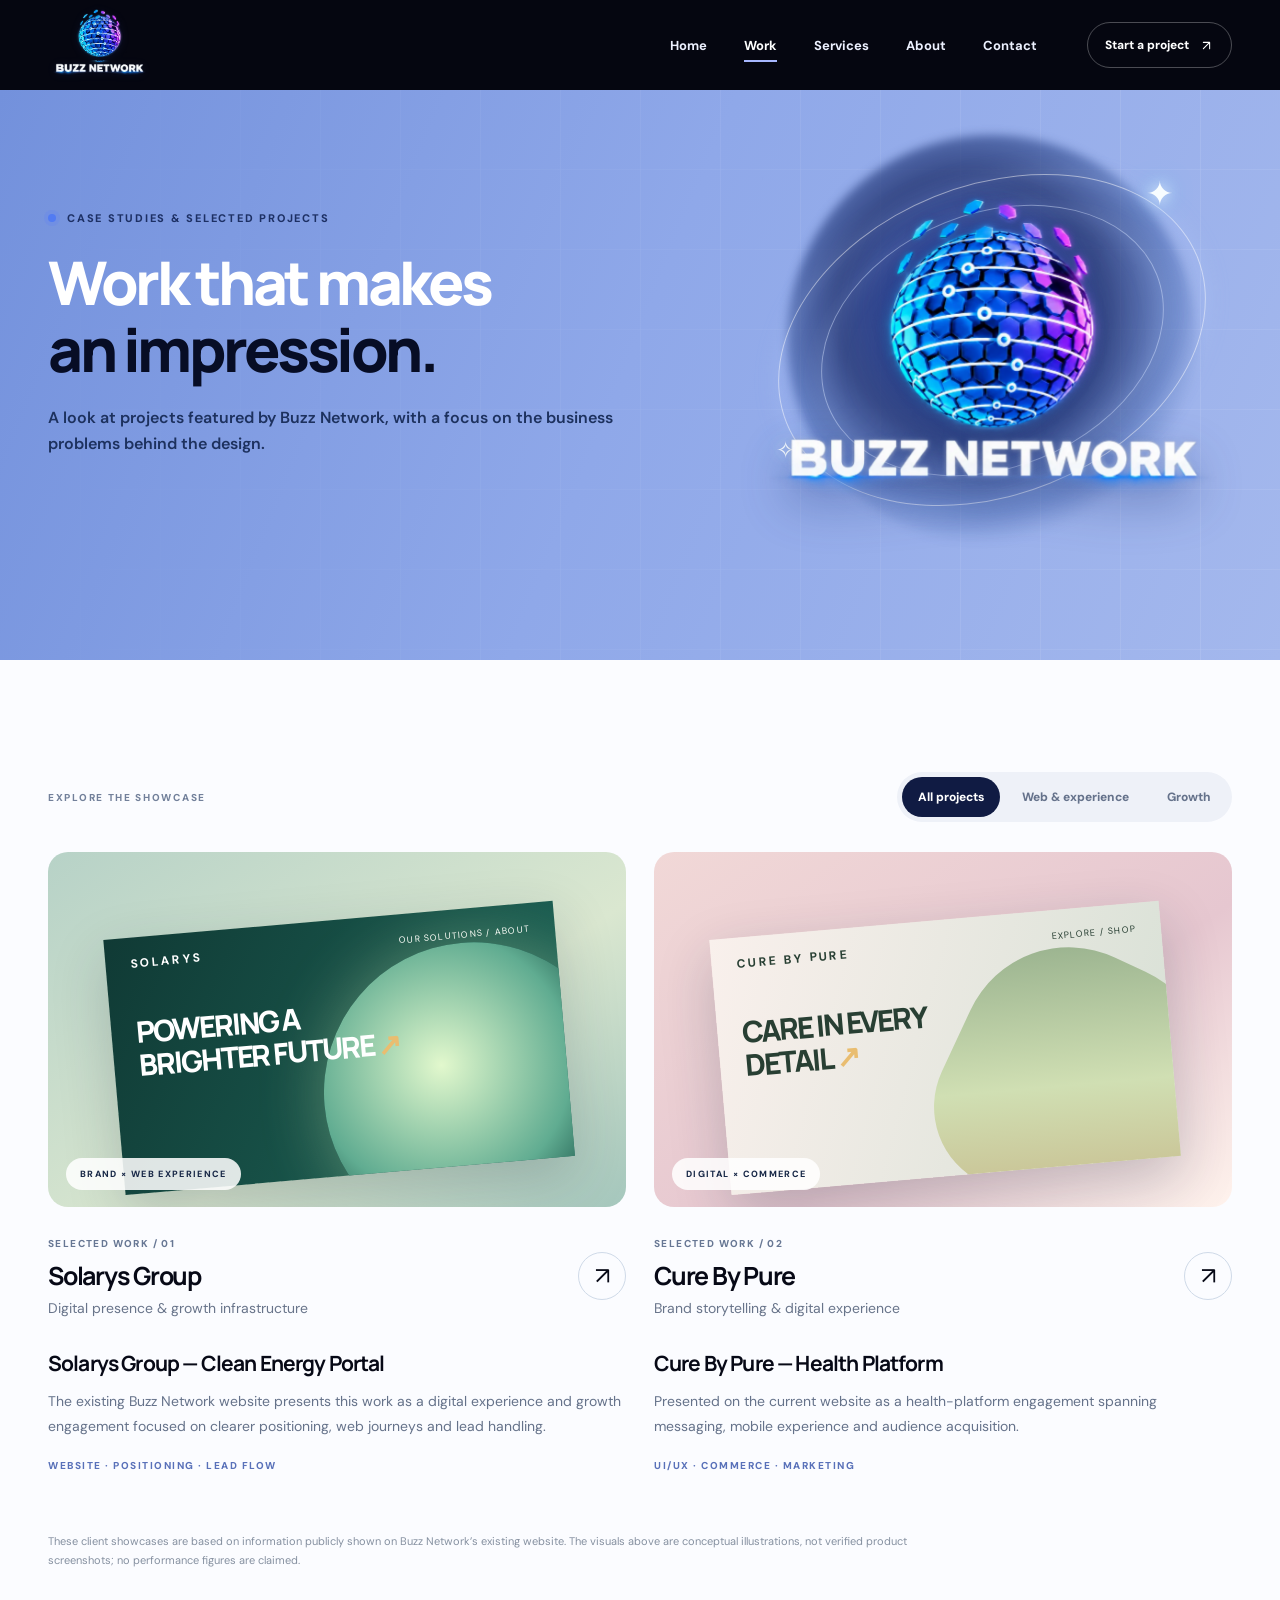
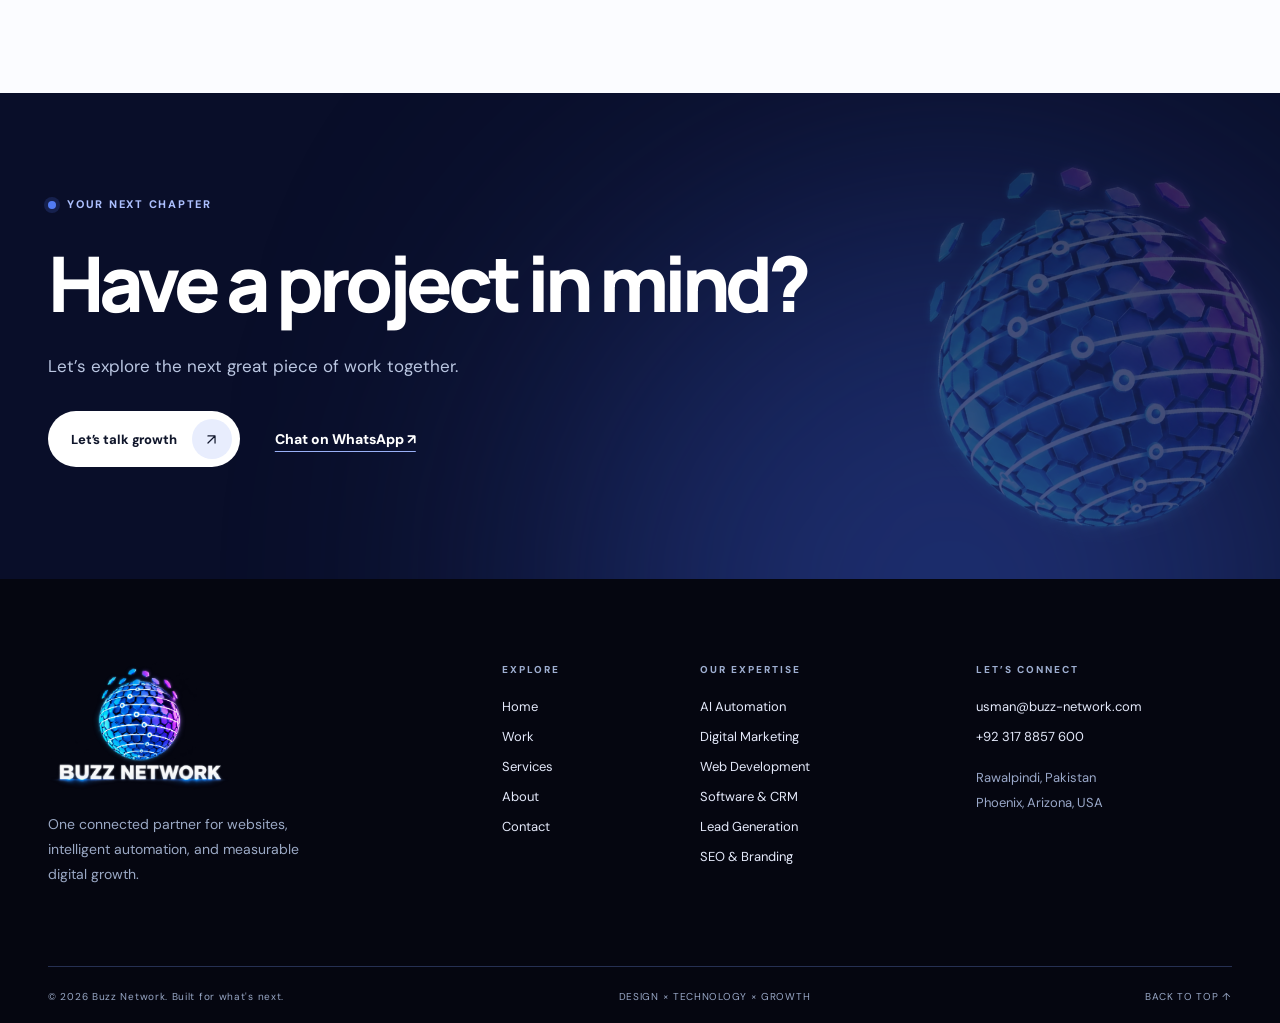
<file: work.html>
<!doctype html><html lang="en"><head><meta charset="utf-8"><meta name="viewport" content="width=device-width,initial-scale=1"><meta name="theme-color" content="#060816"><meta name="description" content="Browse Buzz Network’s featured digital experience and growth projects."><meta name="robots" content="index,follow"><title>Selected Work &amp; Projects | Buzz Network</title><link rel="icon" href="assets/favicon.png"><link rel="preconnect" href="https://fonts.googleapis.com"><link rel="preconnect" href="https://fonts.gstatic.com" crossorigin><link href="https://fonts.googleapis.com/css2?family=DM+Sans:wght@400;500;600;700;800&family=Manrope:wght@400;500;600;700;800&display=swap" rel="stylesheet"><link rel="canonical" href="https://buzz-network.com/work.html"><meta property="og:type" content="website"><meta property="og:site_name" content="Buzz Network"><meta property="og:title" content="Selected Work &amp; Projects | Buzz Network"><meta property="og:description" content="Browse Buzz Network’s featured digital experience and growth projects."><meta property="og:url" content="https://buzz-network.com/work.html"><meta property="og:image" content="https://buzz-network.com/assets/buzz-logo-full.webp"><meta name="twitter:card" content="summary"><meta name="twitter:title" content="Selected Work &amp; Projects | Buzz Network"><meta name="twitter:description" content="Browse Buzz Network’s featured digital experience and growth projects."><link rel="stylesheet" href="styles.css"><script src="app.js" defer></script></head><body id="top" class="page-work"><a class="skip-link" href="#main">Skip to content</a><header class="site-header" id="site-header"><div class="container header__inner"><a class="brand" href="index.html" aria-label="Buzz Network home"><img src="assets/buzz-logo-nav.webp" alt="Buzz Network" width="105" height="78"></a><nav class="nav" aria-label="Primary navigation"><a href="index.html" class="nav__link ">Home</a><a href="work.html" class="nav__link is-active">Work</a><a href="services.html" class="nav__link ">Services</a><a href="about.html" class="nav__link ">About</a><a href="contact.html" class="nav__link ">Contact</a></nav><a class="header__cta" href="contact.html">Start a project <svg width="15" height="15" viewBox="0 0 24 24" fill="none" stroke="currentColor" stroke-width="1.7" stroke-linecap="round" stroke-linejoin="round" aria-hidden="true"><path d="M7 17 17 7M7 7h10v10"/></svg></a><button class="menu-toggle" id="menu-toggle" type="button" aria-expanded="false" aria-controls="mobile-menu" aria-label="Open navigation"><svg width="25" height="25" viewBox="0 0 24 24" fill="none" stroke="currentColor" stroke-width="1.7" stroke-linecap="round" stroke-linejoin="round" aria-hidden="true"><path d="M4 7h16M4 12h16M4 17h16"/></svg></button></div><div class="mega" id="services-mega" aria-label="Services quick links"><div class="container mega__inner"><span class="mega__label">EXPLORE CAPABILITIES</span><div class="mega__grid"><a href="ai-automation.html" class="mega__item"><span class="mega__icon"><svg width="20" height="20" viewBox="0 0 24 24" fill="none" stroke="currentColor" stroke-width="1.7" stroke-linecap="round" stroke-linejoin="round" aria-hidden="true"><path d="m12 3 1.7 5.3L19 10l-5.3 1.7L12 17l-1.7-5.3L5 10l5.3-1.7L12 3ZM19 17l.7 1.8L22 19.5l-2.3.7L19 22l-.7-1.8-2.3-.7 2.3-.7L19 17Z"/></svg></span><span><strong>AI Automation</strong><small>Intelligence</small></span><svg width="15" height="15" viewBox="0 0 24 24" fill="none" stroke="currentColor" stroke-width="1.7" stroke-linecap="round" stroke-linejoin="round" aria-hidden="true"><path d="M7 17 17 7M7 7h10v10"/></svg></a><a href="digital-marketing.html" class="mega__item"><span class="mega__icon"><svg width="20" height="20" viewBox="0 0 24 24" fill="none" stroke="currentColor" stroke-width="1.7" stroke-linecap="round" stroke-linejoin="round" aria-hidden="true"><circle cx="12" cy="12" r="9"/><circle cx="12" cy="12" r="5"/><circle cx="12" cy="12" r="1"/></svg></span><span><strong>Digital Marketing</strong><small>Acquisition</small></span><svg width="15" height="15" viewBox="0 0 24 24" fill="none" stroke="currentColor" stroke-width="1.7" stroke-linecap="round" stroke-linejoin="round" aria-hidden="true"><path d="M7 17 17 7M7 7h10v10"/></svg></a><a href="web-development.html" class="mega__item"><span class="mega__icon"><svg width="20" height="20" viewBox="0 0 24 24" fill="none" stroke="currentColor" stroke-width="1.7" stroke-linecap="round" stroke-linejoin="round" aria-hidden="true"><rect x="3" y="4" width="18" height="16" rx="2"/><path d="M3 9h18M7 6.5h.01M10 6.5h.01"/></svg></span><span><strong>Web Development</strong><small>Experiences</small></span><svg width="15" height="15" viewBox="0 0 24 24" fill="none" stroke="currentColor" stroke-width="1.7" stroke-linecap="round" stroke-linejoin="round" aria-hidden="true"><path d="M7 17 17 7M7 7h10v10"/></svg></a><a href="software-development.html" class="mega__item"><span class="mega__icon"><svg width="20" height="20" viewBox="0 0 24 24" fill="none" stroke="currentColor" stroke-width="1.7" stroke-linecap="round" stroke-linejoin="round" aria-hidden="true"><path d="m12 3 9 5-9 5-9-5 9-5ZM3 12l9 5 9-5M3 16l9 5 9-5"/></svg></span><span><strong>Software & CRM</strong><small>Systems</small></span><svg width="15" height="15" viewBox="0 0 24 24" fill="none" stroke="currentColor" stroke-width="1.7" stroke-linecap="round" stroke-linejoin="round" aria-hidden="true"><path d="M7 17 17 7M7 7h10v10"/></svg></a><a href="lead-generation.html" class="mega__item"><span class="mega__icon"><svg width="20" height="20" viewBox="0 0 24 24" fill="none" stroke="currentColor" stroke-width="1.7" stroke-linecap="round" stroke-linejoin="round" aria-hidden="true"><path d="M16 20v-2a4 4 0 0 0-4-4H6a4 4 0 0 0-4 4v2M9 10a4 4 0 1 0 0-8 4 4 0 0 0 0 8ZM22 20v-2a4 4 0 0 0-3-3.9M16 2.1a4 4 0 0 1 0 7.8"/></svg></span><span><strong>Lead Generation</strong><small>Pipeline</small></span><svg width="15" height="15" viewBox="0 0 24 24" fill="none" stroke="currentColor" stroke-width="1.7" stroke-linecap="round" stroke-linejoin="round" aria-hidden="true"><path d="M7 17 17 7M7 7h10v10"/></svg></a><a href="seo-branding.html" class="mega__item"><span class="mega__icon"><svg width="20" height="20" viewBox="0 0 24 24" fill="none" stroke="currentColor" stroke-width="1.7" stroke-linecap="round" stroke-linejoin="round" aria-hidden="true"><circle cx="10.5" cy="10.5" r="7.5"/><path d="m16 16 5 5"/></svg></span><span><strong>SEO & Branding</strong><small>Discovery</small></span><svg width="15" height="15" viewBox="0 0 24 24" fill="none" stroke="currentColor" stroke-width="1.7" stroke-linecap="round" stroke-linejoin="round" aria-hidden="true"><path d="M7 17 17 7M7 7h10v10"/></svg></a></div></div></div><nav class="mobile-menu" id="mobile-menu" aria-label="Mobile navigation" hidden><a href="index.html" class="nav__link ">Home</a><a href="work.html" class="nav__link is-active">Work</a><a href="services.html" class="nav__link ">Services</a><a href="about.html" class="nav__link ">About</a><a href="contact.html" class="nav__link ">Contact</a><div class="mobile-menu__label">OUR SPECIALTIES</div><a href="ai-automation.html">AI Automation</a><a href="digital-marketing.html">Digital Marketing</a><a href="web-development.html">Web Development</a><a href="software-development.html">Software & CRM</a><a href="lead-generation.html">Lead Generation</a><a href="seo-branding.html">SEO & Branding</a></nav></header><main id="main"><section class="page-hero page-hero--lavender"><div class="page-hero__grid" aria-hidden="true"></div><div class="container page-hero__inner"><div class="page-hero__content"><div class="eyebrow"><i class="eyebrow__dot"></i>CASE STUDIES &amp; SELECTED PROJECTS</div><h1 class="display page-hero__title reveal">Work that makes<br><span class="text-ink">an impression.</span></h1><p class="page-hero__intro reveal">A look at projects featured by Buzz Network, with a focus on the business problems behind the design.</p></div><div class="page-hero__visual" aria-label="Animated Buzz Network logo"><div class="page-hero__aura" aria-hidden="true"></div><span class="page-hero__ring page-hero__ring--outer" aria-hidden="true"></span><span class="page-hero__ring page-hero__ring--inner" aria-hidden="true"></span><span class="page-hero__spark page-hero__spark--one" aria-hidden="true">✦</span><span class="page-hero__spark page-hero__spark--two" aria-hidden="true">✧</span><img class="page-hero__brand" src="assets/buzz-logo-full.webp" alt="Buzz Network" width="1000" height="805" loading="eager" decoding="async"></div></div></section><section class="section work-gallery"><div class="container"><div class="work-filter"><span>EXPLORE THE SHOWCASE</span><div class="filter-buttons" role="group" aria-label="Filter portfolio"><button class="filter-button is-active" data-filter="all">All projects</button><button class="filter-button" data-filter="web">Web & experience</button><button class="filter-button" data-filter="growth">Growth</button></div></div><div class="portfolio-grid portfolio-grid--work"><div id="solarys" data-category="web growth"><a class="project-card reveal" href="work.html#solarys"><div class="project-art project-art--solar"><div class="project-art__screen"><div class="project-art__nav"><b>SOLARYS</b><span>OUR SOLUTIONS / ABOUT</span></div><div class="project-art__title">POWERING A<br>BRIGHTER FUTURE<span> ↗</span></div><div class="project-art__sun"></div></div><span class="project-art__float">BRAND × WEB EXPERIENCE</span></div><div class="project-card__caption"><div><small>SELECTED WORK / 01</small><h3>Solarys Group</h3><p>Digital presence & growth infrastructure</p></div><span class="circle-arrow">↗</span></div></a><div class="case-desc"><h3>Solarys Group — Clean Energy Portal</h3><p>The existing Buzz Network website presents this work as a digital experience and growth engagement focused on clearer positioning, web journeys and lead handling.</p><span>WEBSITE · POSITIONING · LEAD FLOW</span></div></div><div id="cure" data-category="web growth"><a class="project-card reveal" href="work.html#cure"><div class="project-art project-art--cure"><div class="project-art__screen"><div class="project-art__nav"><b>CURE BY PURE</b><span>EXPLORE / SHOP</span></div><div class="project-art__title">CARE IN EVERY<br>DETAIL<span> ↗</span></div><div class="project-art__shape"></div></div><span class="project-art__float">DIGITAL × COMMERCE</span></div><div class="project-card__caption"><div><small>SELECTED WORK / 02</small><h3>Cure By Pure</h3><p>Brand storytelling & digital experience</p></div><span class="circle-arrow">↗</span></div></a><div class="case-desc"><h3>Cure By Pure — Health Platform</h3><p>Presented on the current website as a health-platform engagement spanning messaging, mobile experience and audience acquisition.</p><span>UI/UX · COMMERCE · MARKETING</span></div></div></div><p class="work-disclaimer">These client showcases are based on information publicly shown on Buzz Network’s existing website. The visuals above are conceptual illustrations, not verified product screenshots; no performance figures are claimed.</p></div></section><section class="closing-cta"><div class="closing-cta__glow"></div><div class="container closing-cta__inner"><div class="eyebrow"><i class="eyebrow__dot"></i>YOUR NEXT CHAPTER</div><h2 class="display display--white">Have a project in mind?</h2><p>Let’s explore the next great piece of work together.</p><div class="closing-cta__actions"><a class="button button--light" href="contact.html"><span>Let’s talk growth</span><span class="button__icon"><svg width="17" height="17" viewBox="0 0 24 24" fill="none" stroke="currentColor" stroke-width="1.7" stroke-linecap="round" stroke-linejoin="round" aria-hidden="true"><path d="M7 17 17 7M7 7h10v10"/></svg></span></a><a class="text-link text-link--light" href="https://wa.me/923178857600" target="_blank" rel="noopener">Chat on WhatsApp ↗</a></div><img class="closing-cta__mark" src="assets/buzz-mark.webp" loading="lazy" alt="" aria-hidden="true"></div></section></main><footer class="footer"><div class="container footer__top"><div><a href="index.html" class="footer__logo" aria-label="Buzz Network home"><img src="assets/buzz-logo-full.webp" alt="Buzz Network brand logo" loading="lazy" width="200" height="160"></a><p>One connected partner for websites, intelligent automation, and measurable digital growth.</p></div><div class="footer__links"><h3>EXPLORE</h3><a href="index.html">Home</a><a href="work.html">Work</a><a href="services.html">Services</a><a href="about.html">About</a><a href="contact.html">Contact</a></div><div class="footer__links"><h3>OUR EXPERTISE</h3><a href="ai-automation.html">AI Automation</a><a href="digital-marketing.html">Digital Marketing</a><a href="web-development.html">Web Development</a><a href="software-development.html">Software & CRM</a><a href="lead-generation.html">Lead Generation</a><a href="seo-branding.html">SEO & Branding</a></div><div class="footer__links footer__reach"><h3>LET’S CONNECT</h3><a href="mailto:usman@buzz-network.com">usman@buzz-network.com</a><a href="https://wa.me/923178857600" rel="noopener" target="_blank">+92 317 8857 600</a><small>Rawalpindi, Pakistan<br>Phoenix, Arizona, USA</small></div></div><div class="container footer__bottom"><span>© 2026 Buzz Network. Built for what's next.</span><span>DESIGN × TECHNOLOGY × GROWTH</span><a href="#top">BACK TO TOP ↑</a></div></footer></body></html>
</file>
<file: styles.css>
:root{--ink:#070916;--navy:#0b1030;--midnight:#111a3d;--slate:#38445d;--muted:#68748c;--brand:#6486e4;--blue:#426ee7;--lavender:#8fa6f7;--cloud:#eff2fd;--paper:#fcfdff;--line:#e3e7f1;--white:#fff;--radius:24px;--ease:cubic-bezier(.2,.82,.23,1);--max:1280px;--header:90px}
*,*::before,*::after{box-sizing:border-box}html{scroll-behavior:smooth;scroll-padding-top:calc(var(--header) + 20px)}body{margin:0;background:var(--paper);color:var(--ink);font-family:'DM Sans',Arial,sans-serif;-webkit-font-smoothing:antialiased;overflow-x:hidden}body.no-scroll{overflow:hidden}a{color:inherit;text-decoration:none}button,input,textarea,select{font:inherit}button{cursor:pointer}img{max-width:100%;display:block}svg{flex:none}h1,h2,h3,h4,p{margin-top:0}h1,h2,h3{font-family:'Manrope','DM Sans',sans-serif}p{line-height:1.7}::selection{background:#172964;color:white}:focus-visible{outline:3px solid #4f76fa;outline-offset:4px}.container{width:min(var(--max),calc(100% - 96px));margin-inline:auto}.skip-link{position:absolute;z-index:1000;left:12px;top:-80px;background:white;color:#111;padding:14px 20px}.skip-link:focus{top:8px}.site-header{height:var(--header);position:relative;z-index:80;background:#050610;color:white}.header__inner{height:100%;display:flex;align-items:center;justify-content:space-between;gap:28px}.brand{display:flex;align-items:center;height:100%;flex:none}.brand img{width:103px;height:78px;object-fit:contain;filter:drop-shadow(0 1px 4px rgba(89,129,255,.1))}.nav{display:flex;align-items:center;gap:37px;margin-left:auto}.nav__link{position:relative;font-size:13px;font-weight:700;white-space:nowrap;padding:15px 0;color:#edf1ff;transition:color .25s}.nav__link:before{content:"";position:absolute;bottom:7px;left:0;height:2px;width:0;background:#a7b7ff;transition:width .3s var(--ease)}.nav__link:hover,.nav__link.is-active{color:#fff}.nav__link:hover:before,.nav__link.is-active:before{width:100%}.header__cta{white-space:nowrap;display:flex;align-items:center;gap:10px;border:1px solid rgba(255,255,255,.28);padding:14px 17px;border-radius:50px;font-size:12px;font-weight:800;margin-left:22px;transition:background .25s,color .25s,transform .25s}.header__cta:hover{background:white;color:var(--ink);transform:translateY(-2px)}.menu-toggle{display:none;background:transparent;border:0;color:white;padding:8px}.mega{visibility:hidden;opacity:0;pointer-events:none;position:absolute;top:var(--header);width:100%;background:#0e1532;border-top:1px solid #242b4a;border-bottom:1px solid #323c67;transform:translateY(-8px);transition:opacity .22s,transform .22s,visibility .22s;box-shadow:0 25px 42px #03081760}.mega.is-open{visibility:visible;opacity:1;pointer-events:auto;transform:translateY(0)}.mega__inner{padding:25px 0 30px}.mega__label{font-size:11px;letter-spacing:.18em;font-weight:800;color:#9facd9}.mega__grid{margin-top:18px;display:grid;grid-template-columns:repeat(3,1fr);gap:8px}.mega__item{display:flex;align-items:center;gap:12px;border-radius:10px;padding:14px;color:#fff;transition:background .2s}.mega__item:hover{background:#ffffff15}.mega__icon{width:41px;height:41px;border-radius:11px;background:#415bc033;color:#99b7ff;display:grid;place-items:center}.mega__item strong,.mega__item small{display:block}.mega__item strong{font-size:13px}.mega__item small{color:#adb8d6;font-size:10px;letter-spacing:.08em;margin-top:4px}.mega__item>svg{margin-left:auto;color:#8d9cc2}.mobile-menu{display:none}
.eyebrow{display:inline-flex;align-items:center;gap:11px;font-size:11px;font-weight:800;letter-spacing:.16em;line-height:1.3;text-transform:uppercase;color:#435071}.eyebrow__dot{display:inline-block;flex:none;width:8px;height:8px;border-radius:50%;background:#527bf2;box-shadow:0 0 0 4px #577aff2c}.display{font-size:clamp(38px,5.65vw,78px);letter-spacing:-.065em;line-height:1.13;font-weight:800;color:#0b1127;margin:22px 0 25px}.display--white{color:white}.text-gradient{background:linear-gradient(100deg,#3b62d3 0%,#7998f4 50%,#6674cb 100%);background-clip:text;-webkit-background-clip:text;color:transparent}.text-lavender{color:#91aaff}.text-ink{color:#070d25}.button{display:inline-flex;align-items:center;gap:15px;justify-content:space-between;border-radius:50px;border:1px solid transparent;padding:7px 7px 7px 22px;font-size:13px;font-weight:800;min-height:54px;white-space:nowrap;transition:transform .3s var(--ease),background .3s,color .3s,box-shadow .3s;letter-spacing:-.01em}.button:hover{transform:translateY(-3px);box-shadow:0 12px 28px #273f862e}.button__icon{display:grid;place-items:center;width:40px;height:40px;border-radius:50%;flex:none;background:#ffffff22;transition:transform .35s}.button:hover .button__icon{transform:rotate(45deg)}.button--ink,.button--dark{background:#080c21;color:white}.button--light{background:white;color:#10162b}.button--light .button__icon{background:#e8edfd}.button--outline{border-color:#17234645;background:transparent;color:#10172c}.button--outline .button__icon{background:#15284d16}.text-link{display:inline-flex;align-items:center;gap:10px;text-decoration:underline;text-decoration-color:#5478f2;text-underline-offset:7px;font-weight:800;font-size:14px}.text-link--light{color:white;text-decoration-color:#9ab1f7}
.hero{position:relative;overflow:hidden;isolation:isolate}.hero--home{min-height:690px;background:linear-gradient(125deg,#6b89d7 0%,#7e9ae7 47%,#aebcf2 100%)}.hero__grid,.page-hero__grid{pointer-events:none;position:absolute;inset:0;opacity:.21;background-image:linear-gradient(90deg,rgba(255,255,255,.48) 1px,transparent 1px),linear-gradient(0deg,rgba(255,255,255,.35) 1px,transparent 1px);background-size:80px 80px;mask-image:linear-gradient(90deg,transparent 0%,#000 100%)}.hero__inner{position:relative;display:grid;grid-template-columns:57% 43%;align-items:center;min-height:650px;padding-bottom:75px}.hero__copy{position:relative;z-index:4;padding-top:40px}.hero__copy .eyebrow{color:#17284d}.hero__copy .eyebrow__dot{background:#112c7a;box-shadow:0 0 0 4px #112c7a29}.hero__title{font-size:clamp(51px,5.7vw,89px);letter-spacing:-.072em;line-height:1.115;font-weight:800;color:white;position:relative;z-index:3;margin:30px 0 26px;text-wrap:balance}.hero__title--white{color:white}.hero__title--ink{color:#090e25}.hero__lead{font-size:clamp(16px,1.4vw,19px);line-height:1.75;color:#1b2b58;max-width:600px;margin:0 0 27px;font-weight:500}.hero__lead b{font-weight:800;color:#0d1535}.hero__actions{display:flex;flex-wrap:wrap;align-items:center;gap:13px}.hero__signature{display:flex;align-items:center;gap:19px;font-size:10px;letter-spacing:.18em;font-weight:800;color:#223a7c;margin-top:52px}.signature-orbs{font-size:22px;letter-spacing:-.3em;padding-right:12px;color:#304eb5}.hero__scene{height:560px;width:100%;position:relative;transform-style:preserve-3d;perspective:850px;z-index:2;align-self:center}.scene__orbit{position:absolute;border:1px solid rgba(255,255,255,.64);border-radius:50%;width:480px;height:480px;top:20px;left:5%;transform:rotateX(70deg) rotate(-30deg);animation:orbital 22s linear infinite;box-shadow:0 0 45px #c7deff22}.scene__orbit:after,.scene__orbit:before{content:"";position:absolute;width:10px;height:10px;border-radius:50%;background:#dfe7ff;left:50%;top:-5px;box-shadow:0 0 20px white}.scene__orbit--two{transform:rotateX(70deg) rotate(70deg);animation-duration:32s;border-color:#4669dc77;top:12px;left:-1%;width:530px;height:530px}.scene__halo{position:absolute;width:430px;height:430px;border-radius:50%;top:62px;left:11%;background:radial-gradient(circle,#d8e8ff9e 0%,#5689ff2d 49%,transparent 70%);filter:blur(8px)}.scene__main-logo{position:absolute;top:70px;left:2%;width:min(530px,108%);filter:drop-shadow(0 35px 50px #16257a88);transform:translateZ(80px);animation:logo-bob 6s ease-in-out infinite}.scene__main-logo img{width:100%;height:auto}.scene__light{position:absolute;width:220px;height:180px;right:0;bottom:5px;background:#b7ccff7a;filter:blur(90px);pointer-events:none}.scene__floating{position:absolute;z-index:3;border:1px solid rgba(255,255,255,.56);background:linear-gradient(145deg,#f8fbffe8,#d8e3fff0);box-shadow:0 20px 45px #283b8845;backdrop-filter:blur(16px);border-radius:18px;color:#111d47;padding:17px 20px;animation:float-in 5s ease-in-out infinite}.scene__floating small{display:block;font-size:9px;font-weight:800;letter-spacing:.17em;color:#4263bb;margin-bottom:9px}.scene__floating strong{display:block;font:800 17px/1.25 'Manrope',sans-serif;letter-spacing:-.04em}.scene__floating--one{top:70px;right:-5%;transform:rotate(8deg)}.scene__floating--one span{display:flex;align-items:center;gap:6px;font-size:9px;font-weight:800;margin-top:12px;color:#607acb}.scene__floating--one i{width:7px;height:7px;border-radius:50%;background:#29b885;box-shadow:0 0 0 4px #29b88522}.scene__floating--two{bottom:42px;left:-1%;padding:20px 25px;animation-delay:-2.4s}.scene__floating--two strong{font-size:25px}.scene__floating--three{top:270px;right:-10%;width:138px;transform:rotate(-10deg);background:#0f204eeb;color:white;animation-delay:-1.2s}.scene__floating--three strong{font-size:13px;letter-spacing:.1em}.float-spark{color:#9db6ff;font-size:32px}.tiny-chart{display:flex;align-items:end;gap:5px;height:34px;margin-top:12px}.tiny-chart span{height:40%;width:15px;background:#6b93ef;border-radius:4px 4px 0 0}.tiny-chart span:nth-child(2){height:65%}.tiny-chart span:nth-child(3){height:38%}.tiny-chart span:nth-child(4){height:90%}.tiny-chart span:nth-child(5){height:72%}.tiny-chart span:nth-child(6){height:100%;background:#244bc4}.hero__scroll{position:absolute;bottom:25px;left:max(48px,calc((100% - var(--max))/2));font-size:10px;letter-spacing:.18em;font-weight:800;display:flex;align-items:center;gap:15px;z-index:4;color:#263976}.hero__scroll span{font-size:19px;animation:scroll-hint 2s infinite}.hero__index{position:absolute;bottom:29px;right:max(48px,calc((100% - var(--max))/2));font-size:10px;letter-spacing:.15em;font-weight:800;color:#2b4889}.ticker{height:58px;background:#0b1030;color:#dbe5ff;display:flex;align-items:center;white-space:nowrap;overflow:hidden}.ticker__track{width:max-content;display:flex;gap:34px;align-items:center;animation:marquee 42s linear infinite;font-size:11px;letter-spacing:.21em;font-weight:800}.ticker__track i{font-size:21px;font-style:normal;color:#8b9dfa}
.section{padding:112px 0;position:relative;overflow:hidden}.section--cloud{background:#f0f3fc}.section--paper{background:#fbfcff}.section--light{background:linear-gradient(135deg,#edf2fc,#e6edfd)}.section--ink{background:#0a0f27;color:#f6f8ff}.intro{padding:132px 0 110px}.intro__grid{display:grid;grid-template-columns:1.2fr .7fr;gap:13%;align-items:center}.intro .display{margin-bottom:0}.intro__aside{font-size:18px;color:#3d4862}.intro__aside p:first-child{font-weight:700;color:#14213e}.intro__aside p{margin-bottom:17px}.intro__aside .text-link{margin-top:16px}.section-head{display:flex;flex-direction:column;align-items:start;margin-bottom:50px}.section-head .display{margin-bottom:15px}.section-head__desc{max-width:580px;font-size:17px;color:#67738c;margin:0}.section-head--dark .eyebrow{color:#a5b6eb}.section-head--row{display:flex;flex-direction:row;align-items:end;justify-content:space-between;gap:24px}.services-grid{display:grid;grid-template-columns:repeat(3,1fr);gap:18px}.service-card{position:relative;display:flex;flex-direction:column;justify-content:space-between;overflow:hidden;min-height:295px;background:#fff;border:1px solid #dfe6f2;border-radius:22px;padding:29px;box-shadow:0 9px 28px #1d3c803d;box-shadow:0 8px 24px #163d8010;transition:transform .4s var(--ease),box-shadow .4s,border-color .4s;transform-style:preserve-3d;isolation:isolate}.service-card:before{content:"";position:absolute;width:260px;height:260px;border-radius:50%;background:#c9d8ffb5;top:-160px;right:-135px;transition:transform .5s;z-index:-1;filter:blur(14px)}.service-card:hover{box-shadow:0 32px 70px #3a5b9e2b;border-color:#b9c9fa;transform:translateY(-8px)}.service-card:hover:before{transform:scale(1.7)}.service-card__number{color:#7584a3;font-size:10px;font-weight:800;letter-spacing:.16em}.service-card__icon{display:grid;place-items:center;width:62px;height:62px;border-radius:18px;background:#e7edfc;color:#4268d5;margin:28px 0}.service-card__body strong,.service-card__body span{display:block}.service-card__body strong{font:800 24px/1.2 'Manrope',sans-serif;letter-spacing:-.04em;margin-bottom:10px}.service-card__body span{font-size:14px;color:#62708c;line-height:1.65;max-width:300px}.service-card__arrow{position:absolute;right:24px;top:26px;display:grid;place-items:center;border:1px solid #e1e7f2;border-radius:50%;width:37px;height:37px;transition:transform .35s,background .35s}.service-card:hover .service-card__arrow{transform:rotate(45deg);background:#dbe5ff}.feature{overflow:hidden;padding:125px 0}.feature__grid{display:grid;grid-template-columns:.9fr 1.1fr;gap:8%;align-items:center}.feature__grid--reverse{grid-template-columns:1.1fr .9fr}.feature__copy{position:relative;z-index:3}.feature__copy .display{font-size:clamp(38px,4.7vw,65px)}.feature__copy p{font-size:17px;color:#56647e;line-height:1.8;max-width:510px;margin-bottom:28px}.feature--ai .feature__copy p{color:#bac6e0}.feature__copy .eyebrow{color:#617ac0}.feature--ai .feature__copy .eyebrow{color:#93a9e9}.feature__caption{display:block;font-size:9px;letter-spacing:.16em;margin-top:28px;color:#8490b3;font-weight:800}.feature__visual{position:relative;min-height:420px;display:grid;place-items:center}.flow-display{width:100%;min-height:398px;background:#111a39;border:1px solid #374473;border-radius:23px;box-shadow:0 30px 70px #05081580;overflow:hidden;padding:26px 23px;color:white}.flow-display__head,.analytics-ui__top{display:flex;justify-content:space-between;gap:16px;font-size:10px;font-weight:800;letter-spacing:.12em;color:#a7b9e7}.flow-display__head>span:first-child{color:white}.flow-display__head>span:last-child{opacity:.65}.live-pulse{display:inline-block;width:7px;height:7px;background:#72e3c0;box-shadow:0 0 0 5px #72e3c020;border-radius:50%;margin-right:8px}.flow-display__nodes{display:flex;align-items:center;justify-content:space-between;gap:2px;margin:54px 0 36px}.flow-node{background:none;border:0;color:#aab8d4;min-width:0;text-align:center;flex:1;display:flex;flex-direction:column;align-items:center;gap:8px;padding:4px 1px;transition:color .3s,transform .3s}.flow-node:hover,.flow-node.is-selected{color:white;transform:translateY(-5px)}.flow-node__icon{width:50px;height:50px;border-radius:17px;display:grid;place-items:center;border:1px solid #536590;color:#a1b7fa;font-weight:800;background:#18264e;box-shadow:inset 0 0 19px #2e5ec31c}.flow-node.is-selected .flow-node__icon{background:#6a8df1;color:#101736;border-color:#a1b7ff;box-shadow:0 0 26px #607ef457}.flow-node strong{font-size:11px;white-space:nowrap}.flow-node small{font-size:9px;white-space:nowrap;opacity:.66}.flow-connector{height:2px;background:linear-gradient(90deg,#3654ab,#8da7f0);flex:0 1 17px;margin-bottom:51px}.flow-display__feed{background:#0a1230;border:1px solid #29365f;border-radius:15px;padding:19px 21px}.flow-display__feed p{font-size:14px;color:white;line-height:1.5;margin:8px 0 14px;min-height:43px}.flow-display__indicator,.flow-display__footer{font-size:9px;letter-spacing:.13em;font-weight:800;color:#91aad6}.flow-display__indicator span{color:#5deec0}.flow-display__footer{display:flex;justify-content:space-between;letter-spacing:0;font-weight:600}.analytics-ui{width:100%;background:#172047;padding:24px;border-radius:24px;border:1px solid #53659f;box-shadow:0 38px 70px #253e7d44;transform:perspective(900px) rotateY(6deg) rotateX(2deg);transition:transform .5s var(--ease)}.analytics-ui:hover{transform:perspective(900px) rotateY(0) rotateX(0)}.analytics-ui__metrics{display:grid;grid-template-columns:repeat(3,1fr);gap:11px;margin:26px 0}.analytics-ui__metrics>div{background:#242e56;padding:15px;border:1px solid #43517f;border-radius:13px;color:white}.analytics-ui__metrics small,.analytics-ui__metrics b,.analytics-ui__metrics em{display:block}.analytics-ui__metrics small{font-size:9px;letter-spacing:.07em;color:#b2c2e7}.analytics-ui__metrics b{font:800 31px 'Manrope',sans-serif;margin:9px 0 2px;letter-spacing:-.06em}.analytics-ui__metrics em{font-size:9px;font-style:normal;color:#7fcfae}.analytics-ui__chart{height:160px;background:#1d274f;border-radius:12px;position:relative;overflow:hidden}.analytics-ui__chart svg{position:relative;z-index:1;width:100%;height:100%}.chart-stroke{stroke-dasharray:660;stroke-dashoffset:660;animation:draw-line 4s 1s ease forwards}.chart-lines{position:absolute;inset:0;background:repeating-linear-gradient(to bottom,transparent 0,transparent 39px,#ffffff11 40px)}.analytics-ui__bottom{display:flex;gap:19px;margin-top:19px}.channel-pill{font-size:10px;color:#bdc8e2}.channel-pill:nth-child(1){color:#92b4fc}.channel-pill:nth-child(2){color:#bca5ff}.channel-pill:nth-child(3){color:#7debd5}.web-studio{position:relative;width:100%;height:425px;perspective:900px}.web-studio__back{width:74%;height:280px;position:absolute;top:16px;right:0;background:linear-gradient(135deg,#617ee5,#b5c1ff);border-radius:15px;border:7px solid #172452;box-shadow:0 30px 60px #18255833;transform:rotateY(-17deg) rotateZ(9deg);padding:26px;color:white;animation:float-in 6s ease-in-out infinite}.web-studio__back>span{font-size:11px;letter-spacing:.1em;font-weight:800}.web-studio__bars{display:flex;gap:10px;margin:35px 0}.web-studio__bars i{height:45px;background:#ffffff66;flex:1;border-radius:9px}.web-studio__block{height:75px;background:#233dba56;border-radius:11px}.web-studio__front{position:absolute;width:82%;min-height:305px;top:105px;left:0;background:#fefefe;box-shadow:0 25px 70px #131f5252;border:7px solid #101632;border-radius:17px;transform:perspective(900px) rotateY(9deg) rotateZ(-5deg);overflow:hidden;animation:float-in 7s -3s ease-in-out infinite}.fake-browser{height:34px;background:#f4f5ff;display:flex;justify-content:space-between;padding:10px 17px;color:#8795ac;font-size:9px}.fake-hero{padding:23px 25px;background:linear-gradient(130deg,#16224d,#506dc9);height:180px;color:white}.fake-hero>span:first-child{display:block;letter-spacing:.15em;font-size:9px;margin-bottom:16px}.fake-hero strong{font-size:33px;line-height:1.05;letter-spacing:-.055em}.fake-cta{display:block;color:#d7e4ff;font-size:10px;margin-top:14px}.fake-content{display:flex;gap:10px;margin:13px 16px}.fake-content i{height:33px;border-radius:6px;flex:1;background:#e6ecff}.web-studio__tag{position:absolute;bottom:-5px;right:0;background:#101a3c;color:white;border-radius:40px;font-size:10px;letter-spacing:.1em;font-weight:800;padding:14px 18px;box-shadow:0 12px 24px #101c4e3c}
.methodology{padding:116px 0}.method-grid{display:grid;grid-template-columns:repeat(4,1fr);gap:30px;margin-top:65px}.method-item{padding-top:10px}.method-item>span{color:#99b2ff;font:800 43px 'Manrope',sans-serif;letter-spacing:-.07em}.method-item__line{width:100%;height:1px;background:#455270;margin:28px 0 25px;position:relative}.method-item__line:after{position:absolute;content:"";left:0;top:-3px;width:7px;height:7px;border-radius:50%;background:#9bb0fa}.method-item h3{font-size:21px;letter-spacing:-.035em}.method-item p{font-size:14px;color:#b1c0d9;max-width:240px}.work-preview{background:#fff}.portfolio-grid{display:grid;grid-template-columns:repeat(2,1fr);gap:28px}.project-card{display:block}.project-art{height:355px;border-radius:20px;overflow:hidden;position:relative;display:grid;place-items:center;transition:filter .3s}.project-art--solar{background:linear-gradient(145deg,#b7d2c7,#dae7d0 60%,#a5c7bd)}.project-art--cure{background:linear-gradient(145deg,#f1d8d7,#e6c7d0 60%,#fff3ed)}.project-art__screen{position:relative;width:78%;height:72%;box-shadow:0 20px 55px #17293b37;transform:rotate(-5deg) translateY(18px);transition:transform .6s var(--ease);padding:18px 25px;overflow:hidden;isolation:isolate}.project-card:hover .project-art__screen{transform:rotate(0deg) translateY(4px) scale(1.04)}.project-art--solar .project-art__screen{background:linear-gradient(120deg,#103a35,#1e6759);color:white}.project-art--cure .project-art__screen{background:linear-gradient(110deg,#f9f0ec,#d7e0d5);color:#283f33}.project-art__nav{font-size:9px;display:flex;justify-content:space-between;align-items:center;letter-spacing:.14em}.project-art__nav b{font-size:12px;letter-spacing:.2em}.project-art__title{position:relative;z-index:2;font:800 clamp(23px,2.3vw,36px)/1.13 'Manrope',sans-serif;letter-spacing:-.07em;margin-top:45px}.project-art__title span{color:#e9bd70}.project-art__sun{position:absolute;right:-55px;bottom:-78px;width:300px;height:300px;border-radius:50%;background:radial-gradient(circle at 40% 40%,#e2f8cd,#60ac91 51%,#195448 75%);box-shadow:0 0 65px #d7f2b655}.project-art__shape{position:absolute;right:-35px;bottom:-50px;width:260px;height:260px;border-radius:48% 52% 63% 37%;background:linear-gradient(150deg,#8ea987,#d0dfb3,#c4ab7b);transform:rotate(30deg)}.project-art__float{position:absolute;bottom:17px;left:18px;font-size:9px;letter-spacing:.15em;font-weight:800;padding:10px 14px;border-radius:30px;background:#ffffffdc;color:#182847}.project-card__caption{display:flex;align-items:center;justify-content:space-between;margin-top:24px}.project-card__caption small{font-size:10px;letter-spacing:.14em;font-weight:800;color:#677794}.project-card__caption h3{font-size:25px;letter-spacing:-.05em;margin:6px 0 4px}.project-card__caption p{margin:0;font-size:14px;color:#68748a}.circle-arrow{width:48px;height:48px;display:grid;place-items:center;border-radius:50%;border:1px solid #cfdae8;font-size:24px;transition:transform .25s,background .25s}.project-card:hover .circle-arrow{background:#e5ecfc;transform:rotate(45deg)}.work-disclaimer{font-size:11px;color:#8590a0;max-width:860px;margin-top:30px}
.closing-cta{background:#090e29;color:white;position:relative;overflow:hidden;padding:100px 0 112px;isolation:isolate}.closing-cta__glow{position:absolute;inset:auto -60px -400px auto;background:#3452bb78;width:780px;height:780px;border-radius:50%;filter:blur(140px);z-index:-1}.closing-cta__inner{position:relative}.closing-cta .eyebrow{color:#adc0ff}.closing-cta .display{max-width:900px;margin:26px 0;font-size:clamp(49px,6vw,88px)}.closing-cta p{color:#bac6e1;max-width:540px;font-size:17px}.closing-cta__actions{display:flex;align-items:center;gap:35px;margin-top:30px;flex-wrap:wrap}.closing-cta__mark{position:absolute;right:-95px;top:-75px;max-width:475px;opacity:.2;transform:rotate(-15deg);filter:grayscale(.25);pointer-events:none}.footer{background:#050610;color:white;padding:72px 0 20px}.footer__top{display:grid;grid-template-columns:2fr .7fr 1.1fr 1.3fr;gap:60px;border-bottom:1px solid #263052;padding-bottom:65px}.footer__logo{display:block;width:183px;margin-bottom:13px}.footer__logo img{width:183px;height:auto;object-fit:contain}.footer__top>div:first-child p{color:#9ba9c5;font-size:14px;max-width:280px;line-height:1.8}.footer__links{display:flex;flex-direction:column;align-items:start;gap:13px}.footer__links h3{font:800 10px 'DM Sans',sans-serif;letter-spacing:.2em;color:#9eaed0;margin:12px 0 9px}.footer__links a,.footer__links small{font-size:13px;color:#e5eafb}.footer__links a:hover{text-decoration:underline;text-decoration-color:#a1b1f8;text-underline-offset:6px}.footer__links small{color:#9aa8c9;line-height:1.9;margin-top:8px}.footer__bottom{display:flex;justify-content:space-between;gap:20px;padding-top:23px;color:#98a7c5;font-size:10px;letter-spacing:.07em}
/* Inner pages */
.page-hero{position:relative;overflow:hidden;isolation:isolate;background:linear-gradient(120deg,#6b89d6,#a6b7f0);min-height:470px}.page-hero__inner{position:relative;padding:100px 0 100px;z-index:2}.page-hero__inner .eyebrow{color:#1d3064}.page-hero__title{font-size:clamp(55px,6.2vw,91px);max-width:1000px;color:white;margin-top:23px}.page-hero__intro{max-width:655px;font-size:19px;color:#1d315e;font-weight:600;line-height:1.7}.page-hero__decor{position:absolute;width:600px;height:600px;top:-110px;right:-300px;pointer-events:none}.page-hero__decor span{position:absolute;inset:0;border:2px solid #ffffff40;border-radius:50%;animation:orbit-rotate 35s linear infinite}.page-hero__decor span:nth-child(2){inset:70px;animation-direction:reverse}.page-hero__decor span:nth-child(3){inset:145px;background:radial-gradient(circle,#cad8ffd0,#5b7fdb40 60%,transparent)}.services-grid--directory .service-card{min-height:325px}.work-gallery{background:#fbfcff}.work-filter{display:flex;align-items:center;justify-content:space-between;gap:20px;margin-bottom:30px}.work-filter>span{font-size:10px;letter-spacing:.17em;font-weight:800;color:#72809a}.filter-buttons{display:flex;gap:6px;background:#eef1f8;border-radius:40px;padding:5px}.filter-button{border:0;background:transparent;border-radius:30px;padding:12px 16px;font-size:12px;font-weight:800;color:#65728b}.filter-button.is-active{color:white;background:#101b43}.portfolio-grid--work>div{min-width:0}.portfolio-grid--work>div[hidden]{display:none}.case-desc{margin:28px 0}.case-desc h3{font-size:21px;letter-spacing:-.04em;margin-bottom:12px}.case-desc p{color:#65728a;font-size:14px;line-height:1.8}.case-desc span{font-size:10px;color:#5971b9;letter-spacing:.15em;font-weight:800}.about-story__grid{display:grid;grid-template-columns:1.1fr .9fr;gap:11%}.about-story__copy p{font-size:18px;color:#4b5774}.founder-line{display:flex;align-items:center;gap:17px;padding-top:23px;margin-top:26px;border-top:1px solid #dde5f1}.founder-line__initial{display:grid;place-items:center;width:54px;height:54px;background:#e5ebfe;border-radius:50%;font:800 17px 'Manrope',sans-serif;color:#254bc1}.founder-line strong,.founder-line small{display:block}.founder-line small{font-size:11px;color:#8790a5;margin-top:3px}.principles-grid{display:grid;grid-template-columns:repeat(4,1fr);gap:16px}.principle{min-height:240px;background:white;border-radius:18px;padding:30px;border:1px solid #dde4f5}.principle>span{font:800 33px 'Manrope',sans-serif;color:#b4c3ed}.principle h3{font-size:21px;margin:34px 0 12px;letter-spacing:-.04em}.principle p{font-size:13px;color:#66728d;margin:0}.about-promise .eyebrow{color:#a5baff}.about-promise__eyebrow{color:#a9baf7;letter-spacing:.2em;font-size:11px;font-weight:800}.about-promise .display{max-width:1100px}.about-promise__bottom{display:flex;justify-content:space-between;align-items:center;gap:35px;margin-top:40px}.about-promise__bottom p{color:#bac6e1;font-size:18px;max-width:530px}.contact-section{background:#f8faff}.contact-grid{display:grid;grid-template-columns:.85fr 1.15fr;gap:8%;align-items:start}.contact-info .display{font-size:clamp(42px,4.6vw,60px)}.contact-info>p{color:#5e6a85;font-size:17px;max-width:420px}.contact-method{display:flex;gap:18px;margin-top:35px;align-items:center}.contact-method__icon{width:50px;height:50px;display:grid;place-items:center;background:#e8edfe;border-radius:14px;font-size:22px;color:#3159c3}.contact-method small,.contact-method a{display:block}.contact-method small{font-size:10px;letter-spacing:.15em;font-weight:800;color:#7787a5;margin-bottom:5px}.contact-method a{font-size:15px;font-weight:800}.contact-locations{border-top:1px solid #dae1ee;padding-top:30px;margin-top:44px;display:grid;gap:14px;color:#75809a;font-size:13px}.contact-locations strong{color:#1b2950;font-size:10px;margin-right:10px;letter-spacing:.15em}.contact-form{border:1px solid #dae2f3;background:#fff;border-radius:26px;padding:38px 42px;box-shadow:0 30px 70px #20377313}.form-heading{display:flex;justify-content:space-between;font-size:10px;letter-spacing:.16em;font-weight:800;color:#6b7db0}.contact-form h3{font-size:28px;letter-spacing:-.045em;margin:26px 0}.form-row{display:grid;grid-template-columns:1fr 1fr;gap:16px}.contact-form label{display:flex;flex-direction:column;gap:9px;font-size:12px;font-weight:800;margin-bottom:19px;color:#253456}.contact-form label strong{color:#d94570}.contact-form input,.contact-form textarea,.contact-form select{width:100%;border:1px solid #dbe2ee;border-radius:12px;padding:14px 15px;font-size:14px;color:#182444;background:#f9fbff;outline:none;transition:border-color .2s,box-shadow .2s}.contact-form :is(input,textarea,select):focus{border-color:#668af1;box-shadow:0 0 0 4px #638af51a}.contact-form textarea{resize:vertical}.contact-form .form-honeypot{position:absolute;left:-10000px;top:auto;width:1px;height:1px;overflow:hidden}.form-submit{display:flex;gap:16px;align-items:center}.form-submit>span{font-size:10px;color:#8190aa;line-height:1.5}.form-status{font-size:13px;margin-top:15px;min-height:20px;font-weight:700}.form-status.is-error{color:#bc304f}.form-status.is-success{color:#168461}.contact-form [aria-invalid=true]{border-color:#ce4763}
.service-narrative{background:white}.service-narrative__grid{display:grid;grid-template-columns:.88fr 1.12fr;gap:7%;align-items:center}.service-narrative .display{font-size:clamp(39px,4.2vw,60px)}.service-narrative__summary{font-size:19px;color:#63718b;margin-bottom:30px}.service-narrative__visual{min-height:420px;display:grid;place-items:center;background:linear-gradient(135deg,#111938,#243a87);border-radius:22px;padding:25px;overflow:hidden}.service-narrative__visual .flow-display{min-height:350px}.service-narrative__visual .analytics-ui{transform:none}.service-narrative__visual .web-studio{transform:scale(.85)}.detail-grid{display:grid;grid-template-columns:repeat(4,1fr);gap:16px}.detail-card{background:white;border:1px solid #dde4f3;border-radius:19px;padding:29px 26px;min-height:270px}.detail-card>span{font:800 31px 'Manrope',sans-serif;color:#8da5e6}.detail-card h3{font-size:20px;line-height:1.3;margin:36px 0 10px;letter-spacing:-.035em}.detail-card p{color:#62718c;font-size:13px;margin:0}.faq-grid{display:grid;grid-template-columns:.8fr 1.2fr;gap:10%}.faq-grid>div:first-child p{color:#7a879f}.faq-item{border-bottom:1px solid #dde4f3}.faq-item summary{list-style:none;display:flex;align-items:center;justify-content:space-between;gap:20px;padding:24px 0;cursor:pointer;font-size:17px;font-weight:800}.faq-item summary::-webkit-details-marker{display:none}.faq-item summary span{display:grid;place-items:center;width:35px;height:35px;background:#eff2fc;border-radius:50%;font-size:20px;transition:transform .25s}.faq-item[open] summary span{transform:rotate(45deg)}.faq-item p{color:#62718e;padding:0 45px 20px 0;font-size:15px}.next-service{background:#e5ebfc;padding:36px 0}.next-service .container{display:flex;align-items:center;justify-content:space-between}.next-service span{font-size:11px;font-weight:800;letter-spacing:.15em;color:#6476a9}.next-service a{font-size:clamp(21px,3vw,37px);font-weight:800;letter-spacing:-.05em}.next-service a span{font-size:1em;color:inherit}.system-map{position:relative;height:400px;width:100%;display:grid;place-items:center}.system-map__core{width:260px;height:260px;position:relative;border-radius:50%;border:1px solid #899cfe73;box-shadow:0 0 0 24px #6e8eff0a,0 0 0 65px #7392ff07;display:grid;place-items:center;animation:logo-bob 6s infinite}.system-map__core img{width:225px;max-width:100%}.system-map__core span{position:absolute;bottom:20px;font-size:9px;font-weight:800;letter-spacing:.15em;color:#c4ceff}.system-map__node{position:absolute;background:#f6f8ff;color:#314886;padding:11px 15px;border-radius:40px;box-shadow:0 7px 22px #0003;font-size:10px;font-weight:800;letter-spacing:.08em;animation:float-in 5s infinite}.system-map__node--a{top:8px;left:5%}.system-map__node--b{top:28px;right:2%;animation-delay:-2s}.system-map__node--c{bottom:18px;left:3%;animation-delay:-1s}.system-map__node--d{bottom:35px;right:0;animation-delay:-3s}
/* reveal & animation */
.reveal{opacity:1;transform:none}.motion-ready .reveal{opacity:0;transform:translateY(35px);transition:opacity .8s var(--ease),transform .8s var(--ease)}.motion-ready .reveal.in-view{opacity:1;transform:translateY(0)}@keyframes logo-bob{0%,100%{transform:translate3d(0,0,60px)}50%{transform:translate3d(0,-22px,80px)}}@keyframes orbital{to{transform:rotateX(70deg) rotate(330deg)}}@keyframes orbit-rotate{to{transform:rotate(360deg)}}@keyframes float-in{0%,100%{translate:0 0}50%{translate:0 -13px}}@keyframes marquee{to{transform:translateX(-50%)}}@keyframes scroll-hint{50%{transform:translateY(7px)}}@keyframes draw-line{to{stroke-dashoffset:0}}
/* Responsive */
@media(max-width:1120px){.container{width:min(var(--max),calc(100% - 64px))}.header__cta{margin-left:0}.nav{gap:23px}.hero__inner{grid-template-columns:58% 42%}.hero__title{font-size:clamp(48px,5.7vw,75px)}.scene__main-logo{width:110%;left:-1%}.scene__floating--three{right:-5%}.footer__top{gap:35px}.feature__grid{gap:5%}.flow-node strong{font-size:10px}}
@media(max-width:900px){:root{--header:76px}.container{width:calc(100% - 48px)}.brand img{width:95px;height:70px}.nav,.header__cta,.mega{display:none!important}.menu-toggle{display:block}.mobile-menu:not([hidden]){display:flex;position:absolute;top:var(--header);left:0;right:0;flex-direction:column;max-height:calc(100dvh - var(--header));overflow:auto;background:#090e25;padding:14px 25px 30px;border-top:1px solid #263354;box-shadow:0 22px 40px #0407149c}.mobile-menu a{padding:13px 12px;border-bottom:1px solid #253052;font-weight:700;font-size:15px}.mobile-menu__label{font-size:10px;color:#94a7de;font-weight:800;letter-spacing:.14em;margin:20px 12px 0}.hero__inner{grid-template-columns:1fr;min-height:780px;align-items:start;padding-top:85px;padding-bottom:130px}.hero__copy{padding-top:0}.hero__title{max-width:760px}.hero__lead{max-width:540px}.hero__scene{position:absolute;right:-18%;bottom:0;width:65%;height:460px;opacity:.85}.scene__main-logo{width:440px;left:0;top:20px}.scene__floating--one{right:5%;top:40px}.scene__floating--two{bottom:10px;left:-13%}.scene__floating--three{top:200px}.scene__orbit{width:375px;height:375px}.scene__orbit--two{width:420px;height:420px}.scene__halo{width:330px;height:330px}.hero__signature{margin-top:50px}.section{padding:85px 0}.intro__grid,.about-story__grid{gap:50px}.services-grid{grid-template-columns:repeat(2,1fr)}.feature__grid,.feature__grid--reverse,.service-narrative__grid{grid-template-columns:1fr;gap:40px}.feature__copy p{max-width:720px}.feature__visual,.service-narrative__visual{max-width:700px;width:100%;margin:auto}.feature__grid--reverse .feature__copy{grid-row:1}.method-grid,.detail-grid,.principles-grid{grid-template-columns:repeat(2,1fr)}.method-grid{gap:30px}.footer__top{grid-template-columns:repeat(2,1fr)}.page-hero__inner{padding:90px 0}.contact-grid{grid-template-columns:1fr;gap:50px}.contact-info>p{max-width:700px}.contact-locations{display:flex;gap:30px}.faq-grid{grid-template-columns:1fr;gap:15px}}
@media(max-width:620px){.container{width:calc(100% - 34px)}.section{padding:72px 0}.hero--home{min-height:760px}.hero__inner{min-height:760px;padding-top:65px}.hero__title{font-size:clamp(44px,10.3vw,67px);line-height:1.13;margin:23px 0}.hero__lead{font-size:15px;max-width:95%;position:relative;z-index:4}.hero__actions{gap:8px}.button{min-height:50px;padding:6px 6px 6px 16px;font-size:11px}.button__icon{width:36px;height:36px}.hero__scene{width:100%;right:-28%;bottom:-112px;opacity:.67;height:405px;pointer-events:none}.scene__main-logo{width:400px;left:0;top:5px}.scene__floating--one{right:10%;top:1px}.scene__floating--two{bottom:15px;left:0}.scene__floating--three{right:8%;top:150px}.scene__floating{scale:.76}.scene__orbit{left:0;top:0;width:355px;height:355px}.scene__orbit--two{width:365px;height:365px}.scene__halo{left:0;top:0}.hero__copy{z-index:5}.hero__signature{margin-top:30px;font-size:9px}.hero__scroll{left:17px;bottom:18px}.hero__index{right:17px;bottom:20px}.ticker{height:50px}.ticker__track{font-size:9px}.display{font-size:clamp(38px,9vw,57px)}.intro{padding:75px 0}.intro__grid,.about-story__grid{grid-template-columns:1fr;gap:23px}.intro__aside{font-size:16px}.services-grid,.portfolio-grid,.portfolio-grid--work,.principles-grid,.detail-grid{grid-template-columns:1fr}.service-card{min-height:245px;padding:23px}.service-card__icon{margin:20px 0}.service-card__body strong{font-size:22px}.section-head--row{align-items:start;flex-direction:column}.feature{padding:78px 0}.feature__visual{min-height:340px}.feature__copy .display{font-size:clamp(38px,9vw,54px)}.flow-display{min-height:auto;padding:19px 12px}.flow-display__head{font-size:8px}.flow-display__nodes{gap:1px;margin:40px 0 28px}.flow-node__icon{width:40px;height:40px;border-radius:12px}.flow-node strong{font-size:8px}.flow-node small{font-size:7px}.flow-connector{flex-basis:10px;margin-bottom:42px}.flow-display__feed{padding:14px}.analytics-ui{padding:15px;transform:none}.analytics-ui__metrics>div{padding:10px}.analytics-ui__metrics b{font-size:23px}.analytics-ui__metrics small{font-size:8px}.web-studio{height:340px}.web-studio__back{height:230px}.web-studio__front{top:74px;min-height:235px}.fake-hero{height:145px;padding:15px}.fake-hero strong{font-size:27px}.web-studio__tag{bottom:0;right:-2px;font-size:8px}.method-grid{grid-template-columns:1fr 1fr;gap:22px}.method-item>span{font-size:31px}.method-item h3{font-size:17px}.method-item p{font-size:12px}.method-item__line{margin:15px 0}.project-art{height:295px}.project-art__screen{width:83%;height:75%}.project-art__title{font-size:26px}.closing-cta{padding:80px 0}.closing-cta__mark{opacity:.11;max-width:340px;right:-120px;top:0}.closing-cta .display{font-size:clamp(48px,11vw,69px)}.closing-cta__actions{gap:22px}.footer__top{grid-template-columns:1fr 1fr;gap:30px 14px}.footer__top>div:first-child{grid-column:1/-1}.footer__reach{grid-column:1/-1}.footer__bottom{flex-wrap:wrap}.footer__bottom span:nth-child(2){display:none}.page-hero{min-height:390px}.page-hero__inner{padding:70px 0}.page-hero__title{font-size:clamp(49px,10vw,70px)}.page-hero__intro{font-size:16px}.page-hero__decor{right:-450px}.work-filter{align-items:start;flex-direction:column}.filter-buttons{width:100%;overflow:auto}.filter-button{font-size:10px;padding:9px 12px;white-space:nowrap}.principle{min-height:195px}.about-promise__bottom{flex-direction:column;align-items:start}.contact-form{padding:24px 20px;border-radius:18px}.form-row{grid-template-columns:1fr;gap:0}.form-submit{align-items:start;flex-direction:column}.contact-locations{flex-direction:column}.service-narrative__visual{padding:13px;min-height:325px}.service-narrative__visual .flow-display{transform:scale(.98)}.service-narrative__visual .web-studio{transform:scale(.9)}.detail-card{min-height:200px}.detail-card h3{margin-top:20px}.next-service .container{flex-direction:column;align-items:start;gap:15px}}
@media(prefers-reduced-motion:reduce){html{scroll-behavior:auto}*,*::before,*::after{animation-duration:.01ms!important;animation-iteration-count:1!important;transition-duration:.01ms!important}.reveal{opacity:1;transform:none}.hero__scene *{animation:none!important}.ticker__track{animation:none}.chart-stroke{stroke-dashoffset:0}}

/* V3.1 — consistent floating Buzz Network identity across all inner-page heroes */
.page-hero__inner{display:grid;grid-template-columns:minmax(0,1.1fr) minmax(280px,.9fr);align-items:center;gap:clamp(16px,3vw,55px);min-height:490px;padding-top:62px;padding-bottom:62px}
.page-hero__content{position:relative;z-index:3;min-width:0}
.page-hero__content .page-hero__title{font-size:clamp(44px,5vw,76px);line-height:1.1;max-width:750px;text-wrap:balance;overflow-wrap:normal}
.page-hero__content .page-hero__intro{max-width:610px}
.page-hero__brand-visual{position:relative;z-index:2;width:100%;height:400px;display:grid;place-items:center;isolation:isolate;pointer-events:none}
.page-hero__brand-halo{position:absolute;inset:8% 0;background:radial-gradient(ellipse at center,rgba(225,238,255,.72),rgba(88,130,233,.24) 45%,transparent 72%);filter:blur(16px)}
.page-hero__brand-orbit{position:absolute;left:11%;top:9%;width:78%;aspect-ratio:1;border:1px solid rgba(255,255,255,.46);border-radius:50%;transform:rotateX(65deg) rotate(-24deg);animation:buzz-hero-orbit 18s linear infinite}
.page-hero__brand-orbit::before{content:'';position:absolute;top:-5px;left:50%;width:10px;height:10px;border-radius:50%;background:#fff;box-shadow:0 0 18px #fff}
.page-hero__brand-float{position:relative;width:min(100%,490px);animation:buzz-hero-float 5.5s ease-in-out infinite;filter:drop-shadow(0 22px 26px rgba(15,35,104,.34));will-change:transform}
.page-hero__brand-float img{display:block;width:100%;height:auto;object-fit:contain}
@keyframes buzz-hero-float{0%,100%{transform:translate3d(0,-9px,0) rotate(-1deg)}50%{transform:translate3d(0,15px,0) rotate(1deg)}}
@keyframes buzz-hero-orbit{to{transform:rotateX(65deg) rotate(336deg)}}
@media(max-width:900px){.page-hero__inner{grid-template-columns:minmax(0,1fr) minmax(190px,.7fr);gap:8px;min-height:420px}.page-hero__brand-visual{height:310px}.page-hero__content .page-hero__title{font-size:clamp(39px,5.4vw,60px)}}
@media(max-width:620px){.page-hero__inner{grid-template-columns:1fr;gap:4px;padding:60px 0 20px;min-height:0}.page-hero__content .page-hero__title{font-size:clamp(43px,9.5vw,65px)}.page-hero__brand-visual{height:260px;max-width:360px;justify-self:center;margin-top:4px}.page-hero__brand-float{width:min(86%,300px)}.page-hero__brand-orbit{top:0;left:21%;width:58%}.page-hero__decor{opacity:.35}}
@media(prefers-reduced-motion:reduce){.page-hero__brand-float,.page-hero__brand-orbit{animation:none!important;will-change:auto}}

/* V3.1: shared floating Buzz Network logo across all interior page heroes.
   Inline-sized assets and CSS-only motion; requires no additional packages. */
.page-hero{min-height:570px;background:linear-gradient(112deg,#7391dc 0%,#8fa8e9 49%,#a4b8ed 100%)}
.page-hero__inner{padding:72px 0 78px}
.page-hero__layout{display:grid;grid-template-columns:minmax(0,1.17fr) minmax(0,.83fr);gap:clamp(18px,3vw,52px);align-items:center;min-height:425px}
.page-hero__copy{min-width:0;position:relative;z-index:3}
.page-hero__title{font-size:clamp(44px,5vw,76px);line-height:1.09;letter-spacing:-.058em;max-width:740px;margin:22px 0 23px;text-wrap:balance;overflow-wrap:normal}
.page-hero__intro{max-width:560px;font-size:clamp(15px,1.25vw,18px);line-height:1.65}
.page-hero__visual{position:relative;isolation:isolate;min-width:0;height:420px;display:grid;place-items:center;transform-style:preserve-3d;perspective:900px;pointer-events:none}
.page-hero__aura{position:absolute;z-index:-1;width:min(100%,410px);aspect-ratio:1;border-radius:50%;background:radial-gradient(circle at 45% 42%,#243e9dec 4%,#172866bd 41%,#1e43935c 62%,transparent 72%);filter:blur(5px);animation:hero-aura 7s ease-in-out infinite}
.page-hero__ring{position:absolute;z-index:-1;border:1px solid #ffffff80;border-radius:50%;box-shadow:0 0 25px #bcd2ff35,inset 0 0 26px #bcd2ff26;transform:rotate(-22deg);animation:hero-ring 16s linear infinite}
.page-hero__ring--outer{width:min(102%,444px);height:310px}
.page-hero__ring--inner{width:min(83%,355px);height:255px;animation-direction:reverse;animation-duration:21s;border-color:#d6e4ff80}
.page-hero__brand{position:relative;z-index:2;display:block;width:min(115%,520px);max-width:none;height:auto;object-fit:contain;will-change:transform;filter:drop-shadow(0 20px 24px #122c756e);animation:hero-logo-float 5.5s ease-in-out infinite;user-select:none}
.page-hero__spark{position:absolute;z-index:2;color:#f8fdff;text-shadow:0 0 15px #fff,0 0 25px #5ecbff;animation:hero-spark-float 5s ease-in-out infinite}
.page-hero__spark--one{font-size:33px;top:7%;right:12%}
.page-hero__spark--two{font-size:23px;left:5%;bottom:18%;animation-delay:-2.2s}
@keyframes hero-logo-float{0%,100%{transform:translate3d(0,9px,0) rotate(-1.3deg)}50%{transform:translate3d(0,-22px,22px) rotate(1.3deg)}}
@keyframes hero-aura{0%,100%{transform:scale(.94);opacity:.8}50%{transform:scale(1.06);opacity:1}}
@keyframes hero-ring{from{transform:rotate(-22deg)}to{transform:rotate(338deg)}}
@keyframes hero-spark-float{0%,100%{transform:translateY(0);opacity:.55}50%{transform:translateY(-15px);opacity:1}}
@media(max-width:1080px){.page-hero__layout{grid-template-columns:minmax(0,1.1fr) minmax(0,.9fr)}.page-hero__title{font-size:clamp(39px,4.9vw,66px)}.page-hero__visual{height:360px}.page-hero__brand{width:min(115%,455px)}.page-hero__aura{width:360px}}
@media(max-width:760px){.page-hero{min-height:0}.page-hero__inner{padding:62px 0 40px}.page-hero__layout{display:flex;flex-direction:column;align-items:stretch;gap:0}.page-hero__copy{width:100%}.page-hero__title{font-size:clamp(43px,8.6vw,65px);max-width:100%;margin:20px 0 18px}.page-hero__intro{font-size:16px;max-width:620px}.page-hero__visual{width:100%;height:320px;margin:0 auto}.page-hero__brand{width:min(94%,410px)}.page-hero__aura{width:300px}.page-hero__ring--outer{width:340px;height:235px}.page-hero__ring--inner{width:275px;height:198px}}
@media(max-width:440px){.page-hero__inner{padding:52px 0 25px}.page-hero__title{font-size:clamp(41px,10vw,54px)}.page-hero__visual{height:270px}.page-hero__brand{width:min(105%,360px)}.page-hero__aura{width:265px}.page-hero__ring--outer{width:285px;height:199px}.page-hero__ring--inner{width:230px;height:160px}.page-hero__spark--one{top:3%;right:8%}}
@media(prefers-reduced-motion:reduce){.page-hero__brand,.page-hero__aura,.page-hero__ring,.page-hero__spark{animation:none!important;will-change:auto}}

/* V3.1 — consistent floating Buzz Network identity across all inner-page heroes */
.page-hero__inner{display:grid;grid-template-columns:minmax(0,1.1fr) minmax(280px,.9fr);align-items:center;gap:clamp(16px,3vw,55px);min-height:490px;padding-top:62px;padding-bottom:62px}
.page-hero__content{position:relative;z-index:3;min-width:0}
.page-hero__content .page-hero__title{font-size:clamp(44px,5vw,76px);line-height:1.1;max-width:750px;text-wrap:balance;overflow-wrap:normal}
.page-hero__content .page-hero__intro{max-width:610px}
.page-hero__brand-visual{position:relative;z-index:2;width:100%;height:400px;display:grid;place-items:center;isolation:isolate;pointer-events:none}
.page-hero__brand-halo{position:absolute;inset:8% 0;background:radial-gradient(ellipse at center,rgba(225,238,255,.72),rgba(88,130,233,.24) 45%,transparent 72%);filter:blur(16px)}
.page-hero__brand-orbit{position:absolute;left:11%;top:9%;width:78%;aspect-ratio:1;border:1px solid rgba(255,255,255,.46);border-radius:50%;transform:rotateX(65deg) rotate(-24deg);animation:buzz-hero-orbit 18s linear infinite}
.page-hero__brand-orbit::before{content:'';position:absolute;top:-5px;left:50%;width:10px;height:10px;border-radius:50%;background:#fff;box-shadow:0 0 18px #fff}
.page-hero__brand-float{position:relative;width:min(100%,490px);animation:buzz-hero-float 5.5s ease-in-out infinite;filter:drop-shadow(0 22px 26px rgba(15,35,104,.34));will-change:transform}
.page-hero__brand-float img{display:block;width:100%;height:auto;object-fit:contain}
@keyframes buzz-hero-float{0%,100%{transform:translate3d(0,-9px,0) rotate(-1deg)}50%{transform:translate3d(0,15px,0) rotate(1deg)}}
@keyframes buzz-hero-orbit{to{transform:rotateX(65deg) rotate(336deg)}}
@media(max-width:900px){.page-hero__inner{grid-template-columns:minmax(0,1fr) minmax(190px,.7fr);gap:8px;min-height:420px}.page-hero__brand-visual{height:310px}.page-hero__content .page-hero__title{font-size:clamp(39px,5.4vw,60px)}}
@media(max-width:620px){.page-hero__inner{grid-template-columns:1fr;gap:4px;padding:60px 0 20px;min-height:0}.page-hero__content .page-hero__title{font-size:clamp(43px,9.5vw,65px)}.page-hero__brand-visual{height:260px;max-width:360px;justify-self:center;margin-top:4px}.page-hero__brand-float{width:min(86%,300px)}.page-hero__brand-orbit{top:0;left:21%;width:58%}.page-hero__decor{opacity:.35}}
@media(prefers-reduced-motion:reduce){.page-hero__brand-float,.page-hero__brand-orbit{animation:none!important;will-change:auto}}

/* V3.2 HERO REPAIR: precisely one animated brand image, right of heading. */
.page-hero__inner {
  display:grid;
  grid-template-columns:minmax(0,1.08fr) minmax(0,.92fr);
  align-items:center;
  gap:clamp(25px,4vw,70px);
  min-height:490px;
  padding:55px 0 65px;
}
.page-hero__content {width:100%;min-width:0;position:relative;z-index:3;}
.page-hero__content .page-hero__title {max-width:750px;font-size:clamp(44px,5vw,76px);line-height:1.1;}
.page-hero__visual {
  width:100%;min-width:0;max-width:510px;height:420px;
  justify-self:end;position:relative;display:grid;place-items:center;
}
.page-hero__brand {max-width:100%;width:100%;height:auto;max-height:100%;object-fit:contain;}
@media(max-width:900px) and (min-width:701px) {
  .page-hero__inner {grid-template-columns:minmax(0,1.03fr) minmax(0,.97fr);gap:15px;min-height:420px;}
  .page-hero__visual{height:340px;}
  .page-hero__content .page-hero__title {font-size:clamp(38px,5vw,58px);}
}
@media(max-width:700px) {
  .page-hero__inner {grid-template-columns:minmax(0,1fr);gap:2px;min-height:0;padding:48px 0 28px;}
  .page-hero__content .page-hero__title {font-size:clamp(39px,8.4vw,60px);}
  .page-hero__visual {width:min(79vw,365px);height:280px;margin:0 0 0 auto;justify-self:end;}
  .page-hero__aura{width:min(78vw,310px);}
  .page-hero__ring--outer {width:96%;height:65%;}
  .page-hero__ring--inner {width:80%;height:53%;}
  .page-hero__brand{width:100%;max-width:100%;}
}
@media(max-width:440px) {
  .page-hero__visual{width:min(86vw,320px);height:260px;}
  .page-hero__content .page-hero__title{font-size:clamp(37px,9.3vw,48px);}
}

/* V3.3: FIX actual HTML structure: content and visual are DIRECT children of inner */
.page-hero .page-hero__inner{display:grid!important;grid-template-columns:minmax(0,1.15fr) minmax(0,.85fr)!important;align-items:center!important;gap:clamp(18px,4vw,65px)!important;min-height:500px;padding:55px 0!important}
.page-hero .page-hero__content{grid-column:1!important;grid-row:1!important;min-width:0;align-self:center}
.page-hero .page-hero__visual{grid-column:2!important;grid-row:1!important;justify-self:end!important;align-self:center!important;width:100%!important;max-width:480px!important;height:390px!important;margin:0!important;position:relative}
.page-hero .page-hero__brand{width:min(100%,460px)!important;max-width:100%!important;height:auto!important}
.page-hero .page-hero__title{font-size:clamp(36px,4.7vw,76px);overflow-wrap:normal}
@media(max-width:950px){.page-hero .page-hero__inner{gap:12px!important}.page-hero .page-hero__visual{height:300px!important}.page-hero .page-hero__title{font-size:clamp(33px,4.7vw,54px)!important}}
@media(max-width:700px){.page-hero .page-hero__inner{grid-template-columns:minmax(0,1fr) minmax(0,.85fr)!important;gap:8px!important;min-height:350px;padding:40px 0!important}.page-hero .page-hero__visual{height:225px!important}.page-hero .page-hero__title{font-size:clamp(27px,5.5vw,40px)!important;letter-spacing:-.045em}.page-hero .page-hero__intro{font-size:13px!important}}
@media(max-width:390px){.page-hero .page-hero__title{font-size:25px!important}.page-hero .page-hero__visual{height:185px!important}}

/* V3.4 mobile home hero: stop scene overlapping scroll hint/counter and clipping at the edge */
@media(max-width:620px){.hero__scroll,.hero__index{display:none}.hero__scene{right:-10%;bottom:-70px;width:90%;height:330px}.hero--home{overflow:hidden}}
</file>
